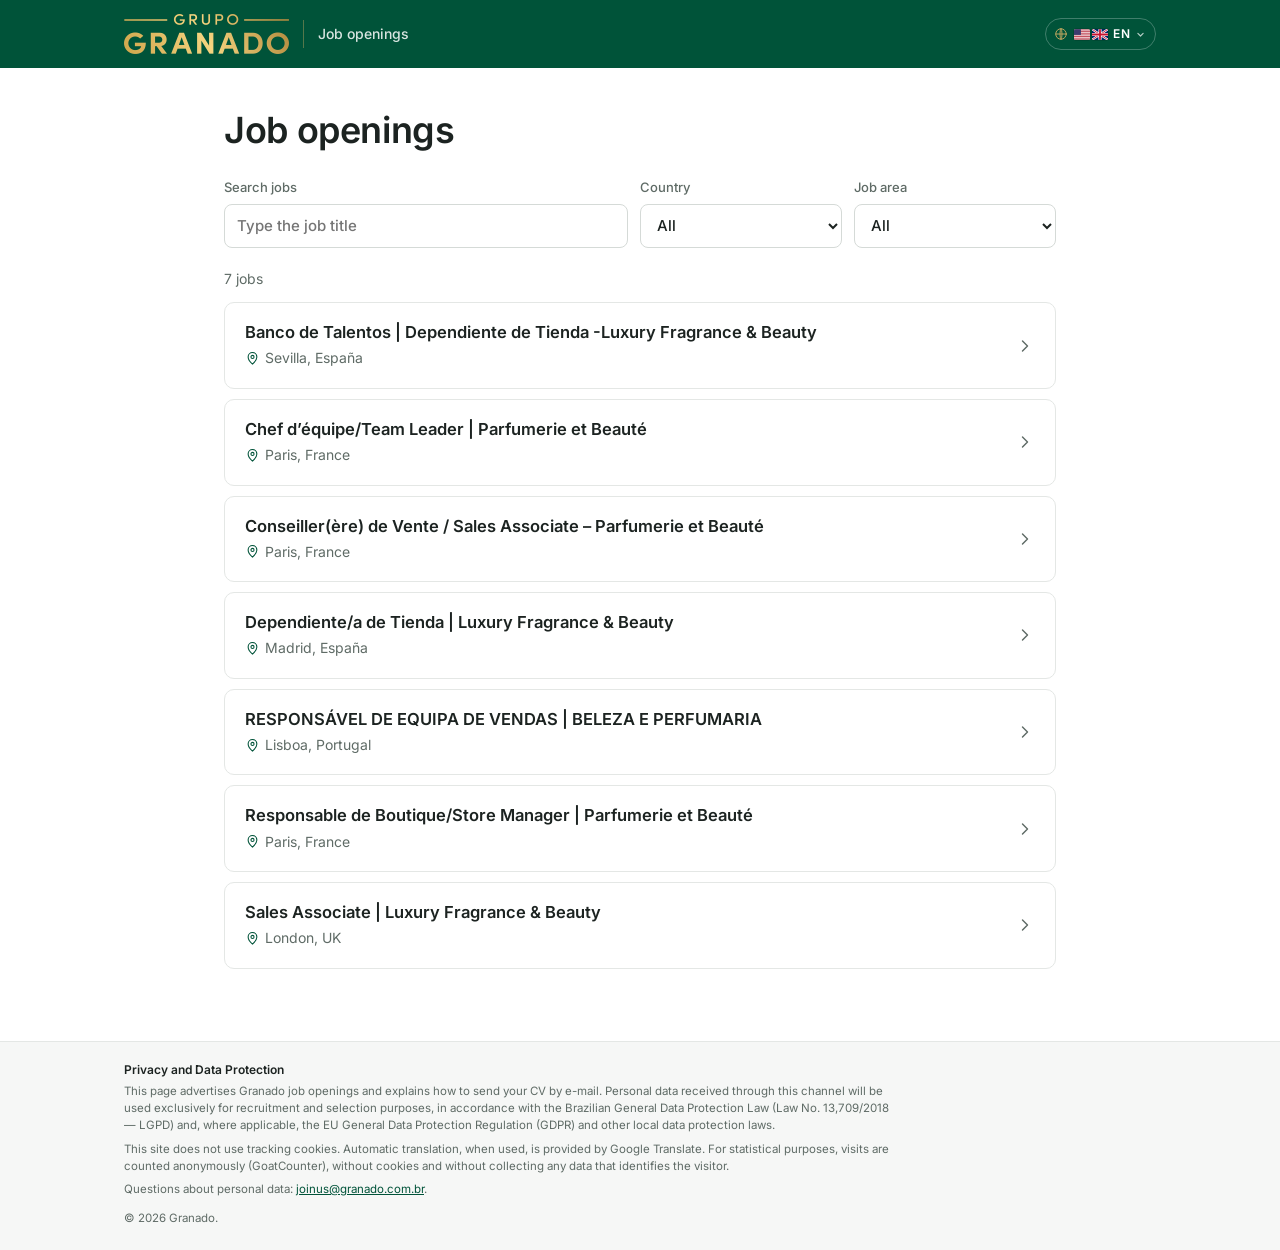
<file: index.html>
<!doctype html>
<html lang="pt-BR">
<head>
<meta charset="utf-8">
<meta name="viewport" content="width=device-width, initial-scale=1">
<title>Granado — Vagas</title>
<meta name="description" content="Granado — Vagas">
<link rel="canonical" href="https://vagasgranado.github.io/">
<meta property="og:type" content="website">
<meta property="og:site_name" content="Granado">
<meta property="og:locale" content="pt_BR">
<meta property="og:title" content="Granado — Vagas">
<meta property="og:description" content="Granado — Vagas">
<meta property="og:url" content="https://vagasgranado.github.io/">
<meta name="twitter:card" content="summary">
<meta name="twitter:title" content="Granado — Vagas">
<meta name="twitter:description" content="Granado — Vagas">
<meta name="theme-color" content="#005339">
<link rel="icon" href="assets/icone.svg" type="image/svg+xml">
<link rel="preload" href="assets/inter-latin.woff2" as="font" type="font/woff2" crossorigin>
<link rel="stylesheet" href="assets/estilo.css">
</head>
<body>
<a class="pular" href="#conteudo"><span class="notranslate" translate="no" data-t="pular">Pular para o conteúdo</span></a>
<header class="topo">
  <div class="container topo-inner">
    <a class="marca notranslate" translate="no" href="index.html">
      <img class="logo" src="assets/marca-grupo-granado.png" alt="Grupo Granado" width="165" height="40"><span class="marca-texto"><span class="notranslate" translate="no" data-t="inicioTitulo">Vagas</span></span>
    </a>
    <nav class="idiomas-site notranslate" translate="no" aria-label="Idioma / Language / Langue">
      <button type="button" class="idioma-atual" aria-haspopup="true" aria-expanded="false" aria-controls="idioma-menu" title="Idioma / Language / Langue">
        <svg class="idioma-globo" viewBox="0 0 24 24" fill="none" stroke="currentColor" stroke-width="1.7" stroke-linecap="round" stroke-linejoin="round" aria-hidden="true"><circle cx="12" cy="12" r="9"/><path d="M3 12h18M12 3c2.5 2.7 2.5 15.3 0 18M12 3c-2.5 2.7-2.5 15.3 0 18"/></svg><span class="idioma-sel"><svg class="bandeira" viewBox="0 0 30 20" aria-hidden="true"><rect width="30" height="20" fill="#009c3b"/><path d="M15 2.5 27 10 15 17.5 3 10z" fill="#ffdf00"/><circle cx="15" cy="10" r="4.3" fill="#002776"/></svg>PT</span><svg class="idioma-seta" viewBox="0 0 12 12" aria-hidden="true"><path d="M2.5 4.5 6 8l3.5-3.5" fill="none" stroke="currentColor" stroke-width="1.6" stroke-linecap="round" stroke-linejoin="round"/></svg>
      </button>
      <ul class="idioma-menu" id="idioma-menu" hidden>
        <li><button type="button" data-idioma="pt" data-sigla="PT" lang="pt"><span class="bandeiras"><svg class="bandeira" viewBox="0 0 30 20" aria-hidden="true"><rect width="30" height="20" fill="#009c3b"/><path d="M15 2.5 27 10 15 17.5 3 10z" fill="#ffdf00"/><circle cx="15" cy="10" r="4.3" fill="#002776"/></svg></span><span>Português</span></button></li>
        <li><button type="button" data-idioma="en" data-sigla="EN" lang="en"><span class="bandeiras"><svg class="bandeira" viewBox="0 0 30 20" aria-hidden="true"><rect width="30" height="20" fill="#fff"/><path d="M0 1.54h30M0 4.62h30M0 7.69h30M0 10.77h30M0 13.85h30M0 16.92h30M0 20h30" stroke="#b22234" stroke-width="1.54"/><rect width="13" height="10.77" fill="#3c3b6e"/></svg><svg class="bandeira" viewBox="0 0 30 20" aria-hidden="true"><rect width="30" height="20" fill="#012169"/><path d="M0 0 30 20M30 0 0 20" stroke="#fff" stroke-width="4"/><path d="M0 0 30 20M30 0 0 20" stroke="#c8102e" stroke-width="1.6"/><path d="M15 0v20M0 10h30" stroke="#fff" stroke-width="6"/><path d="M15 0v20M0 10h30" stroke="#c8102e" stroke-width="3.4"/></svg></span><span>English (US / UK)</span></button></li>
        <li><button type="button" data-idioma="es" data-sigla="ES" lang="es"><span class="bandeiras"><svg class="bandeira" viewBox="0 0 30 20" aria-hidden="true"><rect width="30" height="20" fill="#aa151b"/><rect y="5" width="30" height="10" fill="#f1bf00"/></svg></span><span>Español</span></button></li>
        <li><button type="button" data-idioma="fr" data-sigla="FR" lang="fr"><span class="bandeiras"><svg class="bandeira" viewBox="0 0 30 20" aria-hidden="true"><rect width="30" height="20" fill="#fff"/><rect width="10" height="20" fill="#002654"/><rect x="20" width="10" height="20" fill="#ce1126"/></svg></span><span>Français</span></button></li>
        <li><button type="button" data-idioma="it" data-sigla="IT" lang="it"><span class="bandeiras"><svg class="bandeira" viewBox="0 0 30 20" aria-hidden="true"><rect width="30" height="20" fill="#fff"/><rect width="10" height="20" fill="#009246"/><rect x="20" width="10" height="20" fill="#ce2b37"/></svg></span><span>Italiano</span></button></li>
      </ul>
    </nav>
  </div>
  <div id="tradutor" hidden></div>
</header>
<main id="conteudo">

<section class="container vagas">
  <h1 class="titulo-inicio"><span class="notranslate" translate="no" data-t="inicioTitulo">Vagas</span></h1>
  <form class="filtros" role="search" onsubmit="return false">
    <label class="campo campo-busca"><span class="notranslate" translate="no" data-t="busca">Busca de vagas</span><input type="search" id="f-busca" placeholder="Digite o nome da vaga" data-t-ph="buscaPh"></label>
    <label class="campo"><span class="notranslate" translate="no" data-t="pais">País</span><select id="f-pais"><option value="" data-t="todos">Todos</option><option value="España">España</option><option value="France">France</option><option value="Portugal">Portugal</option><option value="UK">UK</option></select></label>
    <label class="campo"><span class="notranslate" translate="no" data-t="areaVaga">Área da vaga</span><select id="f-area"><option value="" data-t="todasAreas">Todas</option></select></label>
  </form>
  <p class="contador" aria-live="polite"><span id="total">7</span> <span class="notranslate" translate="no" data-t="vagas">vagas</span></p>
  <ul class="lista-vagas" id="lista">
<li class="linha-vaga" data-prazo="" data-pais="España" data-area="" data-busca="Banco de Talentos | Dependiente de Tienda -Luxury Fragrance &amp; Beauty Sevilla España">
  <a class="lv-titulo" href="jobs/745jnn/index.html">Banco de Talentos | Dependiente de Tienda -Luxury Fragrance &amp; Beauty</a>
  <span class="lv-meta"><span class="lv-local"><svg class="ic" viewBox="0 0 24 24" fill="none" stroke="currentColor" stroke-width="1.7" stroke-linecap="round" stroke-linejoin="round" aria-hidden="true"><path d="M12 21s-7-6.2-7-11.5A7 7 0 0 1 19 9.5C19 14.8 12 21 12 21z"/><circle cx="12" cy="9.5" r="2.5"/></svg>Sevilla, España</span></span>
  <svg class="lv-seta" viewBox="0 0 24 24" fill="none" stroke="currentColor" stroke-width="1.7" stroke-linecap="round" stroke-linejoin="round" aria-hidden="true"><path d="M9 18l6-6-6-6"/></svg>
</li>
<li class="linha-vaga" data-prazo="" data-pais="France" data-area="" data-busca="Chef d’équipe/Team Leader | Parfumerie et Beauté Paris France">
  <a class="lv-titulo" href="jobs/ynqnsq/index.html">Chef d’équipe/Team Leader | Parfumerie et Beauté</a>
  <span class="lv-meta"><span class="lv-local"><svg class="ic" viewBox="0 0 24 24" fill="none" stroke="currentColor" stroke-width="1.7" stroke-linecap="round" stroke-linejoin="round" aria-hidden="true"><path d="M12 21s-7-6.2-7-11.5A7 7 0 0 1 19 9.5C19 14.8 12 21 12 21z"/><circle cx="12" cy="9.5" r="2.5"/></svg>Paris, France</span></span>
  <svg class="lv-seta" viewBox="0 0 24 24" fill="none" stroke="currentColor" stroke-width="1.7" stroke-linecap="round" stroke-linejoin="round" aria-hidden="true"><path d="M9 18l6-6-6-6"/></svg>
</li>
<li class="linha-vaga" data-prazo="" data-pais="France" data-area="" data-busca="Conseiller(ère) de Vente / Sales Associate – Parfumerie et Beauté Paris France">
  <a class="lv-titulo" href="jobs/etg7gf/index.html">Conseiller(ère) de Vente / Sales Associate – Parfumerie et Beauté</a>
  <span class="lv-meta"><span class="lv-local"><svg class="ic" viewBox="0 0 24 24" fill="none" stroke="currentColor" stroke-width="1.7" stroke-linecap="round" stroke-linejoin="round" aria-hidden="true"><path d="M12 21s-7-6.2-7-11.5A7 7 0 0 1 19 9.5C19 14.8 12 21 12 21z"/><circle cx="12" cy="9.5" r="2.5"/></svg>Paris, France</span></span>
  <svg class="lv-seta" viewBox="0 0 24 24" fill="none" stroke="currentColor" stroke-width="1.7" stroke-linecap="round" stroke-linejoin="round" aria-hidden="true"><path d="M9 18l6-6-6-6"/></svg>
</li>
<li class="linha-vaga" data-prazo="" data-pais="España" data-area="" data-busca="Dependiente/a de Tienda | Luxury Fragrance &amp; Beauty Madrid España">
  <a class="lv-titulo" href="jobs/8fgz28/index.html">Dependiente/a de Tienda | Luxury Fragrance &amp; Beauty</a>
  <span class="lv-meta"><span class="lv-local"><svg class="ic" viewBox="0 0 24 24" fill="none" stroke="currentColor" stroke-width="1.7" stroke-linecap="round" stroke-linejoin="round" aria-hidden="true"><path d="M12 21s-7-6.2-7-11.5A7 7 0 0 1 19 9.5C19 14.8 12 21 12 21z"/><circle cx="12" cy="9.5" r="2.5"/></svg>Madrid, España</span></span>
  <svg class="lv-seta" viewBox="0 0 24 24" fill="none" stroke="currentColor" stroke-width="1.7" stroke-linecap="round" stroke-linejoin="round" aria-hidden="true"><path d="M9 18l6-6-6-6"/></svg>
</li>
<li class="linha-vaga" data-prazo="" data-pais="Portugal" data-area="" data-busca="RESPONSÁVEL DE EQUIPA DE VENDAS | BELEZA E PERFUMARIA Lisboa Portugal">
  <a class="lv-titulo" href="jobs/tck5m3/index.html">RESPONSÁVEL DE EQUIPA DE VENDAS | BELEZA E PERFUMARIA</a>
  <span class="lv-meta"><span class="lv-local"><svg class="ic" viewBox="0 0 24 24" fill="none" stroke="currentColor" stroke-width="1.7" stroke-linecap="round" stroke-linejoin="round" aria-hidden="true"><path d="M12 21s-7-6.2-7-11.5A7 7 0 0 1 19 9.5C19 14.8 12 21 12 21z"/><circle cx="12" cy="9.5" r="2.5"/></svg>Lisboa, Portugal</span></span>
  <svg class="lv-seta" viewBox="0 0 24 24" fill="none" stroke="currentColor" stroke-width="1.7" stroke-linecap="round" stroke-linejoin="round" aria-hidden="true"><path d="M9 18l6-6-6-6"/></svg>
</li>
<li class="linha-vaga" data-prazo="" data-pais="France" data-area="" data-busca="Responsable de Boutique/Store Manager | Parfumerie et Beauté Paris France">
  <a class="lv-titulo" href="jobs/zjcvb2/index.html">Responsable de Boutique/Store Manager | Parfumerie et Beauté</a>
  <span class="lv-meta"><span class="lv-local"><svg class="ic" viewBox="0 0 24 24" fill="none" stroke="currentColor" stroke-width="1.7" stroke-linecap="round" stroke-linejoin="round" aria-hidden="true"><path d="M12 21s-7-6.2-7-11.5A7 7 0 0 1 19 9.5C19 14.8 12 21 12 21z"/><circle cx="12" cy="9.5" r="2.5"/></svg>Paris, France</span></span>
  <svg class="lv-seta" viewBox="0 0 24 24" fill="none" stroke="currentColor" stroke-width="1.7" stroke-linecap="round" stroke-linejoin="round" aria-hidden="true"><path d="M9 18l6-6-6-6"/></svg>
</li>
<li class="linha-vaga" data-prazo="" data-pais="UK" data-area="" data-busca="Sales Associate | Luxury Fragrance &amp; Beauty London UK">
  <a class="lv-titulo" href="jobs/ph4cj7/index.html">Sales Associate | Luxury Fragrance &amp; Beauty</a>
  <span class="lv-meta"><span class="lv-local"><svg class="ic" viewBox="0 0 24 24" fill="none" stroke="currentColor" stroke-width="1.7" stroke-linecap="round" stroke-linejoin="round" aria-hidden="true"><path d="M12 21s-7-6.2-7-11.5A7 7 0 0 1 19 9.5C19 14.8 12 21 12 21z"/><circle cx="12" cy="9.5" r="2.5"/></svg>London, UK</span></span>
  <svg class="lv-seta" viewBox="0 0 24 24" fill="none" stroke="currentColor" stroke-width="1.7" stroke-linecap="round" stroke-linejoin="round" aria-hidden="true"><path d="M9 18l6-6-6-6"/></svg>
</li>
  </ul>
  <p class="vazio" id="vazio" hidden><span class="notranslate" translate="no" data-t="semFiltro">Nenhuma vaga encontrada com esses filtros.</span></p>
</section>

</main>
<footer class="rodape">
  <div class="container">
    <div class="privacidade">
      <h2><span class="notranslate" translate="no" data-t="privTitulo">Privacidade e Proteção de Dados</span></h2>
      <p><span class="notranslate" translate="no" data-t="privTexto">Esta página divulga vagas da Granado e orienta o envio de currículos por e-mail. Os dados pessoais recebidos por esse canal serão utilizados exclusivamente para fins de recrutamento e seleção, conforme a Lei Geral de Proteção de Dados (Lei nº 13.709/2018 — LGPD) e, quando aplicável, o Regulamento Geral sobre a Proteção de Dados da União Europeia (RGPD/GDPR) e demais leis locais de proteção de dados.</span></p>
      <p><span class="notranslate" translate="no" data-t="privCookies">Este site não utiliza cookies de rastreamento. A tradução automática, quando utilizada, é fornecida pelo Google Tradutor.</span> <span class="notranslate" translate="no" data-t="privContagem">Para fins estatísticos, contamos as visitas de forma anônima (GoatCounter), sem cookies e sem coletar dados que identifiquem o visitante.</span></p>
      <p><span class="notranslate" translate="no" data-t="privContato">Dúvidas sobre dados pessoais:</span> <a class="notranslate" translate="no" href="mailto:joinus@granado.com.br">joinus@granado.com.br</a>.</p>
    </div>
    <p class="direitos">© 2026 Granado.</p>
  </div>
</footer>
<script src="assets/textos.js" defer></script>
<script src="assets/site.js" defer></script>
<script data-goatcounter="https://vagasgranado.goatcounter.com/count" src="assets/contador.js" async></script>
</body>
</html>
</file>
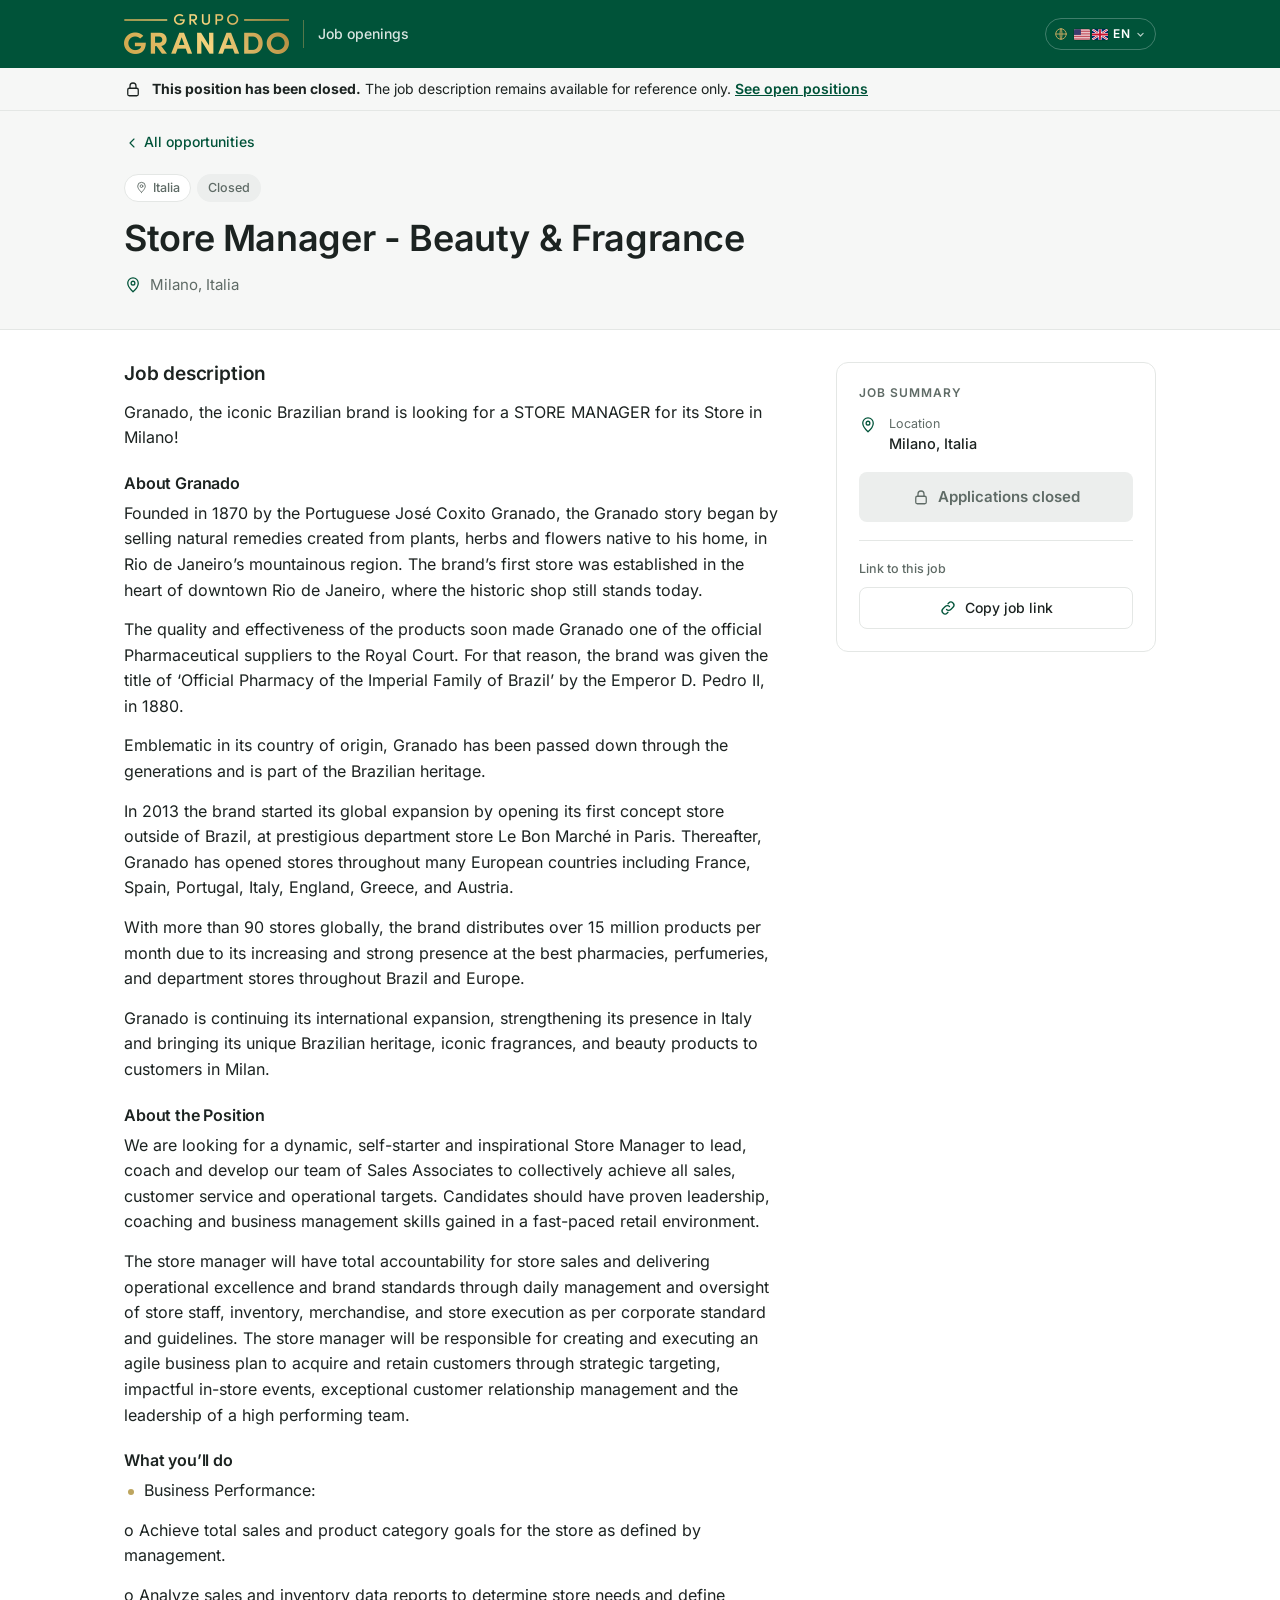
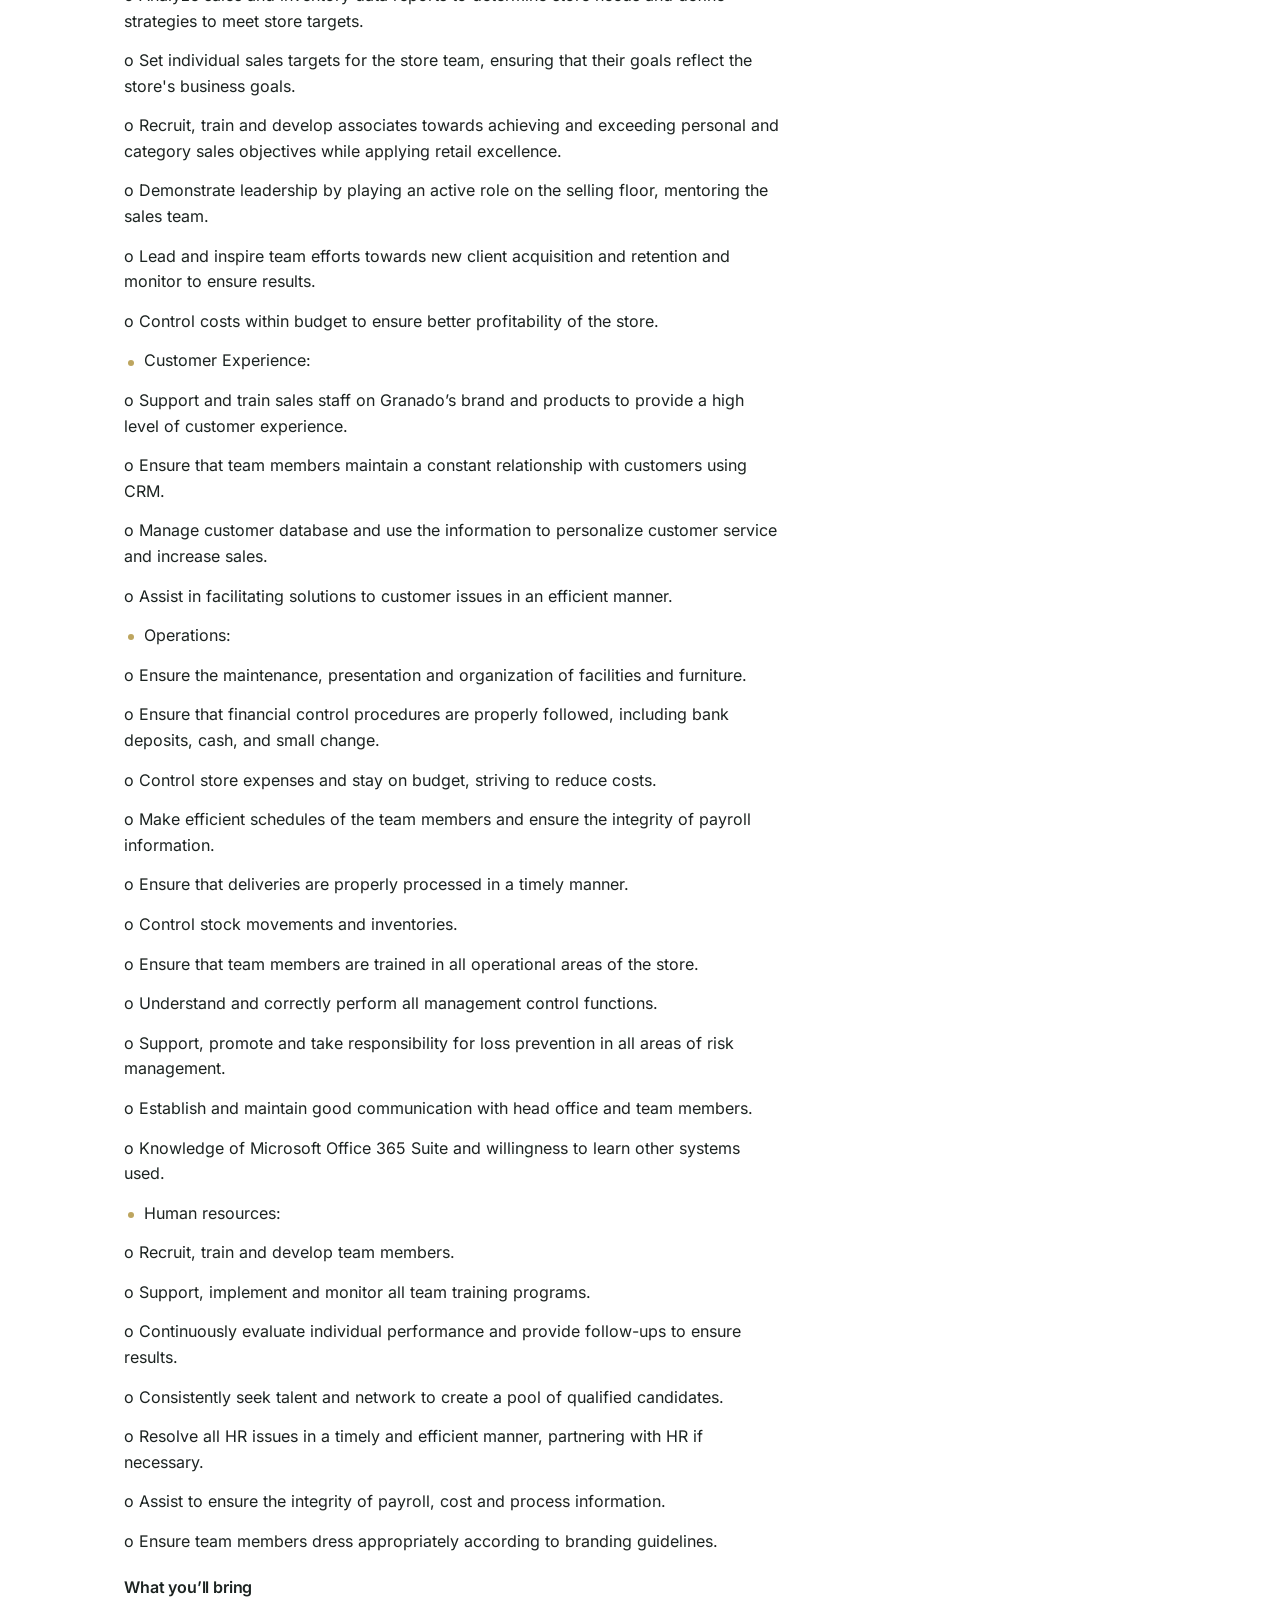
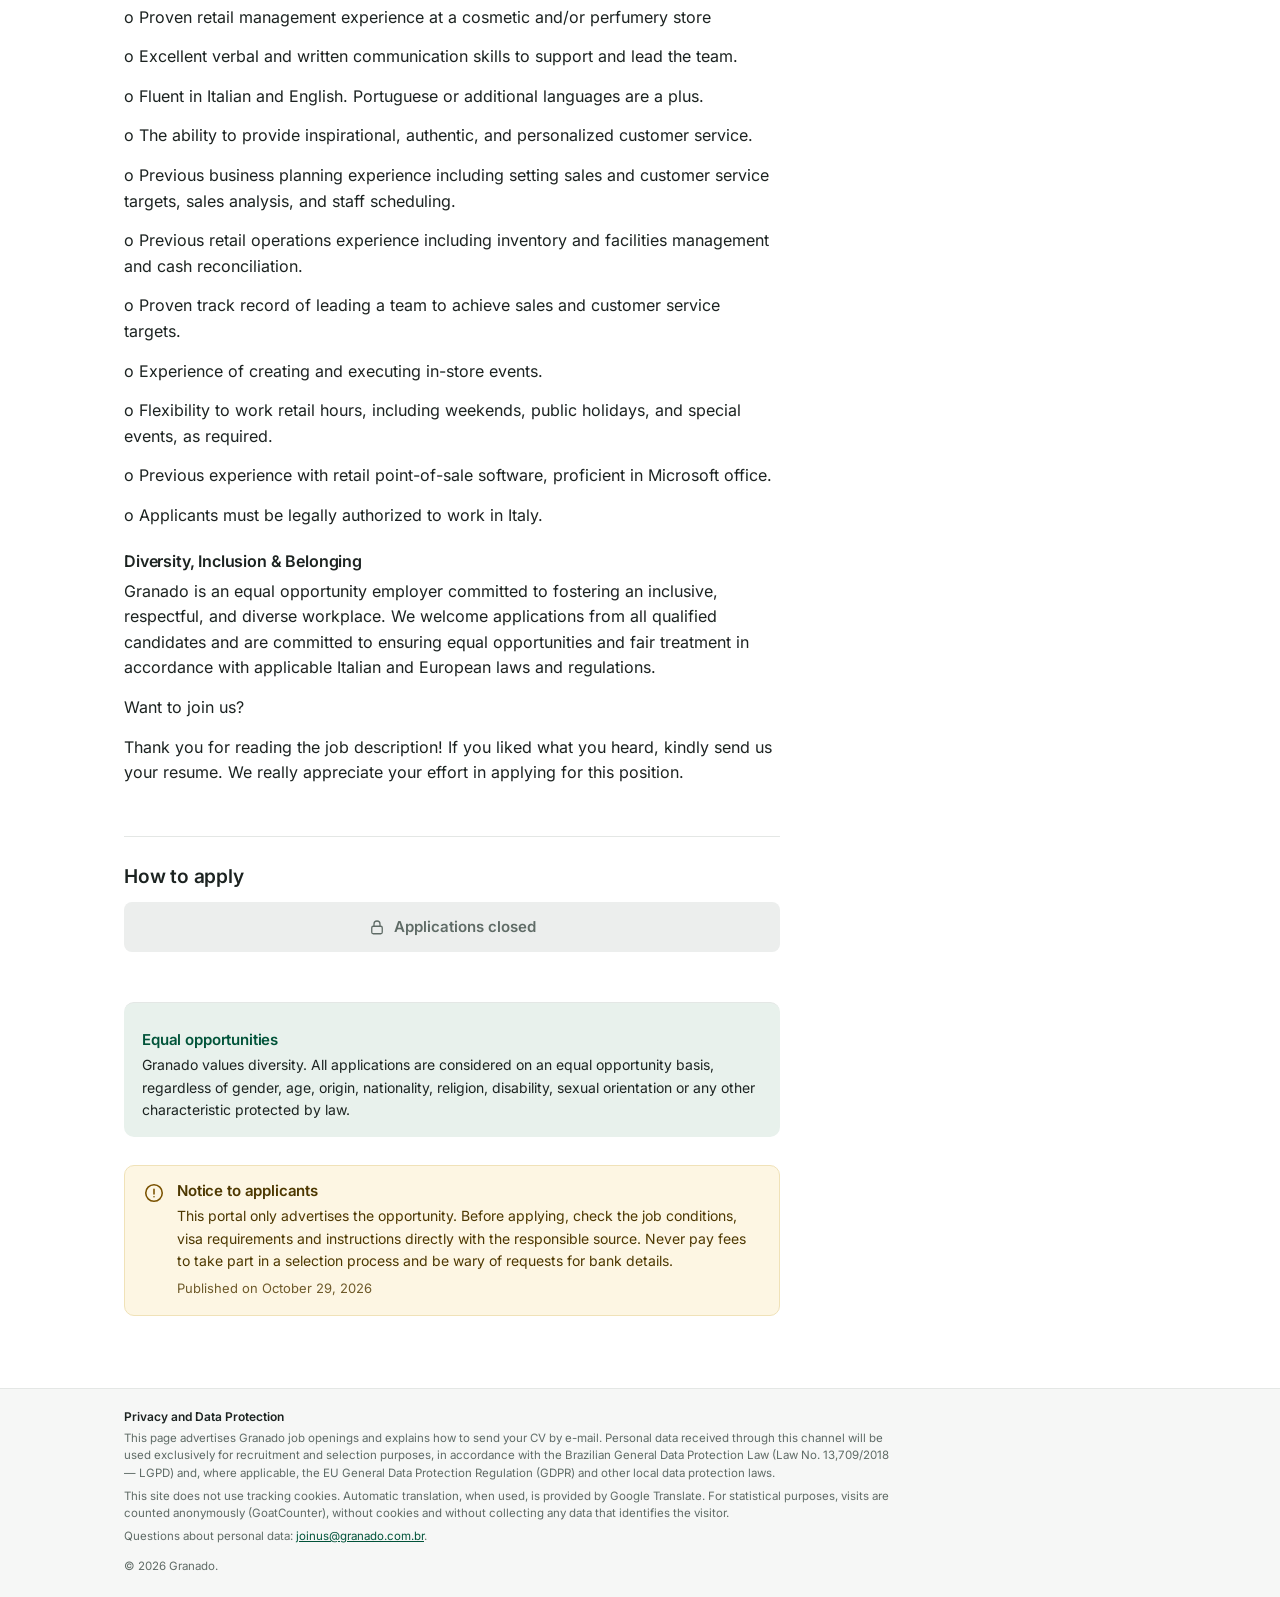
<file: jobs/5pfr47/index.html>
<!doctype html>
<html lang="en" data-texto="en">
<head>
<meta charset="utf-8">
<meta name="viewport" content="width=device-width, initial-scale=1">
<title>[Closed] Store Manager - Beauty &amp; Fragrance — Milano, Italia | Granado</title>
<meta name="description" content="Milano, Italia. Granado, the iconic Brazilian brand is looking for a STORE MANAGER for its Store in Milano! About Granado: Founded in 1870 by the Portugue…">
<meta name="robots" content="noindex">
<link rel="canonical" href="https://vagasgranado.github.io/jobs/5pfr47/">
<meta property="og:type" content="article">
<meta property="og:site_name" content="Granado">
<meta property="og:locale" content="en_US">
<meta property="og:title" content="[Closed] Store Manager - Beauty &amp; Fragrance — Milano, Italia | Granado">
<meta property="og:description" content="Milano, Italia. Granado, the iconic Brazilian brand is looking for a STORE MANAGER for its Store in Milano! About Granado: Founded in 1870 by the Portugue…">
<meta property="og:url" content="https://vagasgranado.github.io/jobs/5pfr47/">
<meta name="twitter:card" content="summary">
<meta name="twitter:title" content="[Closed] Store Manager - Beauty &amp; Fragrance — Milano, Italia | Granado">
<meta name="twitter:description" content="Milano, Italia. Granado, the iconic Brazilian brand is looking for a STORE MANAGER for its Store in Milano! About Granado: Founded in 1870 by the Portugue…">
<meta name="theme-color" content="#005339">
<link rel="icon" href="../../assets/icone.svg" type="image/svg+xml">
<link rel="preload" href="../../assets/inter-latin.woff2" as="font" type="font/woff2" crossorigin>
<link rel="stylesheet" href="../../assets/estilo.css">
</head>
<body>
<a class="pular" href="#conteudo"><span class="notranslate" translate="no" data-t="pular">Skip to content</span></a>
<header class="topo">
  <div class="container topo-inner">
    <a class="marca notranslate" translate="no" href="../../index.html">
      <img class="logo" src="../../assets/marca-grupo-granado.png" alt="Grupo Granado" width="165" height="40"><span class="marca-texto"><span class="notranslate" translate="no" data-t="inicioTitulo">Job openings</span></span>
    </a>
    <nav class="idiomas-site notranslate" translate="no" aria-label="Idioma / Language / Langue">
      <button type="button" class="idioma-atual" aria-haspopup="true" aria-expanded="false" aria-controls="idioma-menu" title="Idioma / Language / Langue">
        <svg class="idioma-globo" viewBox="0 0 24 24" fill="none" stroke="currentColor" stroke-width="1.7" stroke-linecap="round" stroke-linejoin="round" aria-hidden="true"><circle cx="12" cy="12" r="9"/><path d="M3 12h18M12 3c2.5 2.7 2.5 15.3 0 18M12 3c-2.5 2.7-2.5 15.3 0 18"/></svg><span class="idioma-sel"><svg class="bandeira" viewBox="0 0 30 20" aria-hidden="true"><rect width="30" height="20" fill="#fff"/><path d="M0 1.54h30M0 4.62h30M0 7.69h30M0 10.77h30M0 13.85h30M0 16.92h30M0 20h30" stroke="#b22234" stroke-width="1.54"/><rect width="13" height="10.77" fill="#3c3b6e"/></svg><svg class="bandeira" viewBox="0 0 30 20" aria-hidden="true"><rect width="30" height="20" fill="#012169"/><path d="M0 0 30 20M30 0 0 20" stroke="#fff" stroke-width="4"/><path d="M0 0 30 20M30 0 0 20" stroke="#c8102e" stroke-width="1.6"/><path d="M15 0v20M0 10h30" stroke="#fff" stroke-width="6"/><path d="M15 0v20M0 10h30" stroke="#c8102e" stroke-width="3.4"/></svg>EN</span><svg class="idioma-seta" viewBox="0 0 12 12" aria-hidden="true"><path d="M2.5 4.5 6 8l3.5-3.5" fill="none" stroke="currentColor" stroke-width="1.6" stroke-linecap="round" stroke-linejoin="round"/></svg>
      </button>
      <ul class="idioma-menu" id="idioma-menu" hidden>
        <li><button type="button" data-idioma="pt" data-sigla="PT" lang="pt"><span class="bandeiras"><svg class="bandeira" viewBox="0 0 30 20" aria-hidden="true"><rect width="30" height="20" fill="#009c3b"/><path d="M15 2.5 27 10 15 17.5 3 10z" fill="#ffdf00"/><circle cx="15" cy="10" r="4.3" fill="#002776"/></svg></span><span>Português</span></button></li>
        <li><button type="button" data-idioma="en" data-sigla="EN" lang="en"><span class="bandeiras"><svg class="bandeira" viewBox="0 0 30 20" aria-hidden="true"><rect width="30" height="20" fill="#fff"/><path d="M0 1.54h30M0 4.62h30M0 7.69h30M0 10.77h30M0 13.85h30M0 16.92h30M0 20h30" stroke="#b22234" stroke-width="1.54"/><rect width="13" height="10.77" fill="#3c3b6e"/></svg><svg class="bandeira" viewBox="0 0 30 20" aria-hidden="true"><rect width="30" height="20" fill="#012169"/><path d="M0 0 30 20M30 0 0 20" stroke="#fff" stroke-width="4"/><path d="M0 0 30 20M30 0 0 20" stroke="#c8102e" stroke-width="1.6"/><path d="M15 0v20M0 10h30" stroke="#fff" stroke-width="6"/><path d="M15 0v20M0 10h30" stroke="#c8102e" stroke-width="3.4"/></svg></span><span>English (US / UK)</span></button></li>
        <li><button type="button" data-idioma="es" data-sigla="ES" lang="es"><span class="bandeiras"><svg class="bandeira" viewBox="0 0 30 20" aria-hidden="true"><rect width="30" height="20" fill="#aa151b"/><rect y="5" width="30" height="10" fill="#f1bf00"/></svg></span><span>Español</span></button></li>
        <li><button type="button" data-idioma="fr" data-sigla="FR" lang="fr"><span class="bandeiras"><svg class="bandeira" viewBox="0 0 30 20" aria-hidden="true"><rect width="30" height="20" fill="#fff"/><rect width="10" height="20" fill="#002654"/><rect x="20" width="10" height="20" fill="#ce1126"/></svg></span><span>Français</span></button></li>
        <li><button type="button" data-idioma="it" data-sigla="IT" lang="it"><span class="bandeiras"><svg class="bandeira" viewBox="0 0 30 20" aria-hidden="true"><rect width="30" height="20" fill="#fff"/><rect width="10" height="20" fill="#009246"/><rect x="20" width="10" height="20" fill="#ce2b37"/></svg></span><span>Italiano</span></button></li>
      </ul>
    </nav>
  </div>
  <div id="tradutor" hidden></div>
</header>
<main id="conteudo">


<div class="faixa faixa-encerrada" role="status"><div class="container"><svg class="ic" viewBox="0 0 24 24" fill="none" stroke="currentColor" stroke-width="1.7" stroke-linecap="round" stroke-linejoin="round" aria-hidden="true"><rect x="5" y="11" width="14" height="10" rx="2"/><path d="M8 11V8a4 4 0 0 1 8 0v3"/></svg> <span><strong><span class="notranslate" translate="no" data-t="encTitulo">This position has been closed.</span></strong> <span class="notranslate" translate="no" data-t="encTexto">The job description remains available for reference only.</span> <a href="../../index.html"><span class="notranslate" translate="no" data-t="verAbertas">See open positions</span></a></span></div></div>

<div class="cabecalho-vaga">
  <div class="container">
    <a class="voltar" href="../../index.html"><svg class="ic" viewBox="0 0 24 24" fill="none" stroke="currentColor" stroke-width="1.7" stroke-linecap="round" stroke-linejoin="round" aria-hidden="true"><path d="M15 18l-6-6 6-6"/></svg> <span class="notranslate" translate="no" data-t="todas">All opportunities</span></a>
    <div class="etiquetas">
      <span class="etiqueta etiqueta-pais"><svg class="ic" viewBox="0 0 24 24" fill="none" stroke="currentColor" stroke-width="1.7" stroke-linecap="round" stroke-linejoin="round" aria-hidden="true"><path d="M12 21s-7-6.2-7-11.5A7 7 0 0 1 19 9.5C19 14.8 12 21 12 21z"/><circle cx="12" cy="9.5" r="2.5"/></svg> Italia</span>
      
      <span class="etiqueta etiqueta-encerrada"><span class="notranslate" translate="no" data-t="etqEncerrada">Closed</span></span>
    </div>
    <h1>Store Manager - Beauty &amp; Fragrance</h1>
    
    <p class="subtitulo-local"><svg class="ic" viewBox="0 0 24 24" fill="none" stroke="currentColor" stroke-width="1.7" stroke-linecap="round" stroke-linejoin="round" aria-hidden="true"><path d="M12 21s-7-6.2-7-11.5A7 7 0 0 1 19 9.5C19 14.8 12 21 12 21z"/><circle cx="12" cy="9.5" r="2.5"/></svg> Milano, Italia</p>
  </div>
</div>

<div class="container grade-vaga">
  <article class="conteudo-vaga">
    <section class="secao" id="descricao"><h2><span class="notranslate" translate="no" data-t="descricao">Job description</span></h2><div class="texto-livre"><p><span class="notranslate" translate="no">Granado</span>, the iconic Brazilian brand is looking for a STORE MANAGER for its Store in Milano!</p>
<h3>About <span class="notranslate" translate="no">Granado</span></h3>
<p>Founded in 1870 by the Portuguese José Coxito <span class="notranslate" translate="no">Granado</span>, the <span class="notranslate" translate="no">Granado</span> story began by selling natural remedies created from plants, herbs and flowers native to his home, in Rio de Janeiro’s mountainous region. The brand’s first store was established in the heart of downtown Rio de Janeiro, where the historic shop still stands today.</p>
<p>The quality and effectiveness of the products soon made <span class="notranslate" translate="no">Granado</span> one of the official Pharmaceutical suppliers to the Royal Court. For that reason, the brand was given the title of ‘Official Pharmacy of the Imperial Family of Brazil’ by the Emperor D. Pedro II, in 1880.</p>
<p>Emblematic in its country of origin, <span class="notranslate" translate="no">Granado</span> has been passed down through the generations and is part of the Brazilian heritage.</p>
<p>In 2013 the brand started its global expansion by opening its first concept store outside of Brazil, at prestigious department store Le Bon Marché in Paris. Thereafter, <span class="notranslate" translate="no">Granado</span> has opened stores throughout many European countries including France, Spain, Portugal, Italy, England, Greece, and Austria.</p>
<p>With more than 90 stores globally, the brand distributes over 15 million products per month due to its increasing and strong presence at the best pharmacies, perfumeries, and department stores throughout Brazil and Europe.</p>
<p><span class="notranslate" translate="no">Granado</span> is continuing its international expansion, strengthening its presence in Italy and bringing its unique Brazilian heritage, iconic fragrances, and beauty products to customers in Milan.</p>
<h3>About the Position</h3>
<p>We are looking for a dynamic, self-starter and inspirational Store Manager to lead, coach and develop our team of Sales Associates to collectively achieve all sales, customer service and operational targets. Candidates should have proven leadership, coaching and business management skills gained in a fast-paced retail environment.</p>
<p>The store manager will have total accountability for store sales and delivering operational excellence and brand standards through daily management and oversight of store staff, inventory, merchandise, and store execution as per corporate standard and guidelines. The store manager will be responsible for creating and executing an agile business plan to acquire and retain customers through strategic targeting, impactful in-store events, exceptional customer relationship management and the leadership of a high performing team.</p>
<h3>What you’ll do</h3>
<ul class="lista"><li>Business Performance:</li></ul>
<p>o Achieve total sales and product category goals for the store as defined by management.</p>
<p>o Analyze sales and inventory data reports to determine store needs and define strategies to meet store targets.</p>
<p>o Set individual sales targets for the store team, ensuring that their goals reflect the store&#39;s business goals.</p>
<p>o Recruit, train and develop associates towards achieving and exceeding personal and category sales objectives while applying retail excellence.</p>
<p>o Demonstrate leadership by playing an active role on the selling floor, mentoring the sales team.</p>
<p>o Lead and inspire team efforts towards new client acquisition and retention and monitor to ensure results.</p>
<p>o Control costs within budget to ensure better profitability of the store.</p>
<ul class="lista"><li>Customer Experience:</li></ul>
<p>o Support and train sales staff on <span class="notranslate" translate="no">Granado</span>’s brand and products to provide a high level of customer experience.</p>
<p>o Ensure that team members maintain a constant relationship with customers using CRM.</p>
<p>o Manage customer database and use the information to personalize customer service and increase sales.</p>
<p>o Assist in facilitating solutions to customer issues in an efficient manner.</p>
<ul class="lista"><li>Operations:</li></ul>
<p>o Ensure the maintenance, presentation and organization of facilities and furniture.</p>
<p>o Ensure that financial control procedures are properly followed, including bank deposits, cash, and small change.</p>
<p>o Control store expenses and stay on budget, striving to reduce costs.</p>
<p>o Make efficient schedules of the team members and ensure the integrity of payroll information.</p>
<p>o Ensure that deliveries are properly processed in a timely manner.</p>
<p>o Control stock movements and inventories.</p>
<p>o Ensure that team members are trained in all operational areas of the store.</p>
<p>o Understand and correctly perform all management control functions.</p>
<p>o Support, promote and take responsibility for loss prevention in all areas of risk management.</p>
<p>o Establish and maintain good communication with head office and team members.</p>
<p>o Knowledge of Microsoft Office 365 Suite and willingness to learn other systems used.</p>
<ul class="lista"><li>Human resources:</li></ul>
<p>o Recruit, train and develop team members.</p>
<p>o Support, implement and monitor all team training programs.</p>
<p>o Continuously evaluate individual performance and provide follow-ups to ensure results.</p>
<p>o Consistently seek talent and network to create a pool of qualified candidates.</p>
<p>o Resolve all HR issues in a timely and efficient manner, partnering with HR if necessary.</p>
<p>o Assist to ensure the integrity of payroll, cost and process information.</p>
<p>o Ensure team members dress appropriately according to branding guidelines.</p>
<h3>What you’ll bring</h3>
<p>o Proven retail management experience at a cosmetic and/or perfumery store</p>
<p>o Excellent verbal and written communication skills to support and lead the team.</p>
<p>o Fluent in Italian and English. Portuguese or additional languages are a plus.</p>
<p>o The ability to provide inspirational, authentic, and personalized customer service.</p>
<p>o Previous business planning experience including setting sales and customer service targets, sales analysis, and staff scheduling.</p>
<p>o Previous retail operations experience including inventory and facilities management and cash reconciliation.</p>
<p>o Proven track record of leading a team to achieve sales and customer service targets.</p>
<p>o Experience of creating and executing in-store events.</p>
<p>o Flexibility to work retail hours, including weekends, public holidays, and special events, as required.</p>
<p>o Previous experience with retail point-of-sale software, proficient in Microsoft office.</p>
<p>o Applicants must be legally authorized to work in Italy.</p>
<h3>Diversity, Inclusion &amp; Belonging</h3>
<p><span class="notranslate" translate="no">Granado</span> is an equal opportunity employer committed to fostering an inclusive, respectful, and diverse workplace. We welcome applications from all qualified candidates and are committed to ensuring equal opportunities and fair treatment in accordance with applicable Italian and European laws and regulations.</p>
<p>Want to join us?</p>
<p>Thank you for reading the job description! If you liked what you heard, kindly send us your resume. We really appreciate your effort in applying for this position.</p></div></section>
    
    
    
    
    
    
    
    
    <section class="secao" id="candidatura"><h2><span class="notranslate" translate="no" data-t="comoCandidatar">How to apply</span></h2>
           
           <p class="botao botao-desativado" aria-disabled="true"><svg class="ic" viewBox="0 0 24 24" fill="none" stroke="currentColor" stroke-width="1.7" stroke-linecap="round" stroke-linejoin="round" aria-hidden="true"><rect x="5" y="11" width="14" height="10" rx="2"/><path d="M8 11V8a4 4 0 0 1 8 0v3"/></svg> <span class="notranslate" translate="no" data-t="candEncerradas">Applications closed</span></p></section>

    <section class="secao igualdade" id="igualdade"><h2><span class="notranslate" translate="no" data-t="igualdadeTitulo">Equal opportunities</span></h2><p><span class="notranslate" translate="no" data-t="igualdadeTexto">Granado values diversity. All applications are considered on an equal opportunity basis, regardless of gender, age, origin, nationality, religion, disability, sexual orientation or any other characteristic protected by law.</span></p></section>

    <aside class="aviso" role="note">
      <svg class="ic" viewBox="0 0 24 24" fill="none" stroke="currentColor" stroke-width="1.7" stroke-linecap="round" stroke-linejoin="round" aria-hidden="true"><circle cx="12" cy="12" r="9"/><path d="M12 8v5M12 16h.01"/></svg>
      <div>
        <h2><span class="notranslate" translate="no" data-t="avisoTitulo">Notice to applicants</span></h2>
        <p><span class="notranslate" translate="no" data-t="avisoTexto">This portal only advertises the opportunity. Before applying, check the job conditions, visa requirements and instructions directly with the responsible source. Never pay fees to take part in a selection process and be wary of requests for bank details.</span></p>
        
        <p class="fonte"><span class="notranslate" translate="no" data-t="publicado">Published on</span> <span class="notranslate" translate="no" data-data="2026-10-29">October 29, 2026</span></p>
      </div>
    </aside>
  </article>

  <aside class="lateral">
    <div class="cartao-resumo">
      <h2><span class="notranslate" translate="no" data-t="resumo">Job summary</span></h2>
      <dl>
        <div class="item-resumo"><svg class="ic" viewBox="0 0 24 24" fill="none" stroke="currentColor" stroke-width="1.7" stroke-linecap="round" stroke-linejoin="round" aria-hidden="true"><path d="M12 21s-7-6.2-7-11.5A7 7 0 0 1 19 9.5C19 14.8 12 21 12 21z"/><circle cx="12" cy="9.5" r="2.5"/></svg><div><dt><span class="notranslate" translate="no" data-t="local">Location</span></dt><dd>Milano, Italia</dd></div></div>
      </dl>
      <p class="botao botao-desativado" aria-disabled="true"><svg class="ic" viewBox="0 0 24 24" fill="none" stroke="currentColor" stroke-width="1.7" stroke-linecap="round" stroke-linejoin="round" aria-hidden="true"><rect x="5" y="11" width="14" height="10" rx="2"/><path d="M8 11V8a4 4 0 0 1 8 0v3"/></svg> <span class="notranslate" translate="no" data-t="candEncerradas">Applications closed</span></p>
      <div class="compartilhar">
        <p><span class="notranslate" translate="no" data-t="linkVaga">Link to this job</span></p>
        <div class="botoes-compartilhar">
          <button type="button" class="botao botao-secundario" data-copiar="https://vagasgranado.github.io/jobs/5pfr47/" data-copiado="Link copied!"><svg class="ic" viewBox="0 0 24 24" fill="none" stroke="currentColor" stroke-width="1.7" stroke-linecap="round" stroke-linejoin="round" aria-hidden="true"><path d="M10 14a4 4 0 0 0 5.7 0l3-3a4 4 0 0 0-5.7-5.7l-1 1M14 10a4 4 0 0 0-5.7 0l-3 3a4 4 0 0 0 5.7 5.7l1-1"/></svg> <span class="notranslate" translate="no" data-t="copiar">Copy job link</span></button>
        </div>
      </div>
    </div>
  </aside>
</div>


</main>
<footer class="rodape">
  <div class="container">
    <div class="privacidade">
      <h2><span class="notranslate" translate="no" data-t="privTitulo">Privacy and Data Protection</span></h2>
      <p><span class="notranslate" translate="no" data-t="privTexto">This page advertises Granado job openings and explains how to send your CV by e-mail. Personal data received through this channel will be used exclusively for recruitment and selection purposes, in accordance with the Brazilian General Data Protection Law (Law No. 13,709/2018 — LGPD) and, where applicable, the EU General Data Protection Regulation (GDPR) and other local data protection laws.</span></p>
      <p><span class="notranslate" translate="no" data-t="privCookies">This site does not use tracking cookies. Automatic translation, when used, is provided by Google Translate.</span> <span class="notranslate" translate="no" data-t="privContagem">For statistical purposes, visits are counted anonymously (GoatCounter), without cookies and without collecting any data that identifies the visitor.</span></p>
      <p><span class="notranslate" translate="no" data-t="privContato">Questions about personal data:</span> <a class="notranslate" translate="no" href="mailto:joinus@granado.com.br">joinus@granado.com.br</a>.</p>
    </div>
    <p class="direitos">© 2026 Granado.</p>
  </div>
</footer>
<script src="../../assets/textos.js" defer></script>
<script src="../../assets/site.js" defer></script>
</body>
</html>
</file>
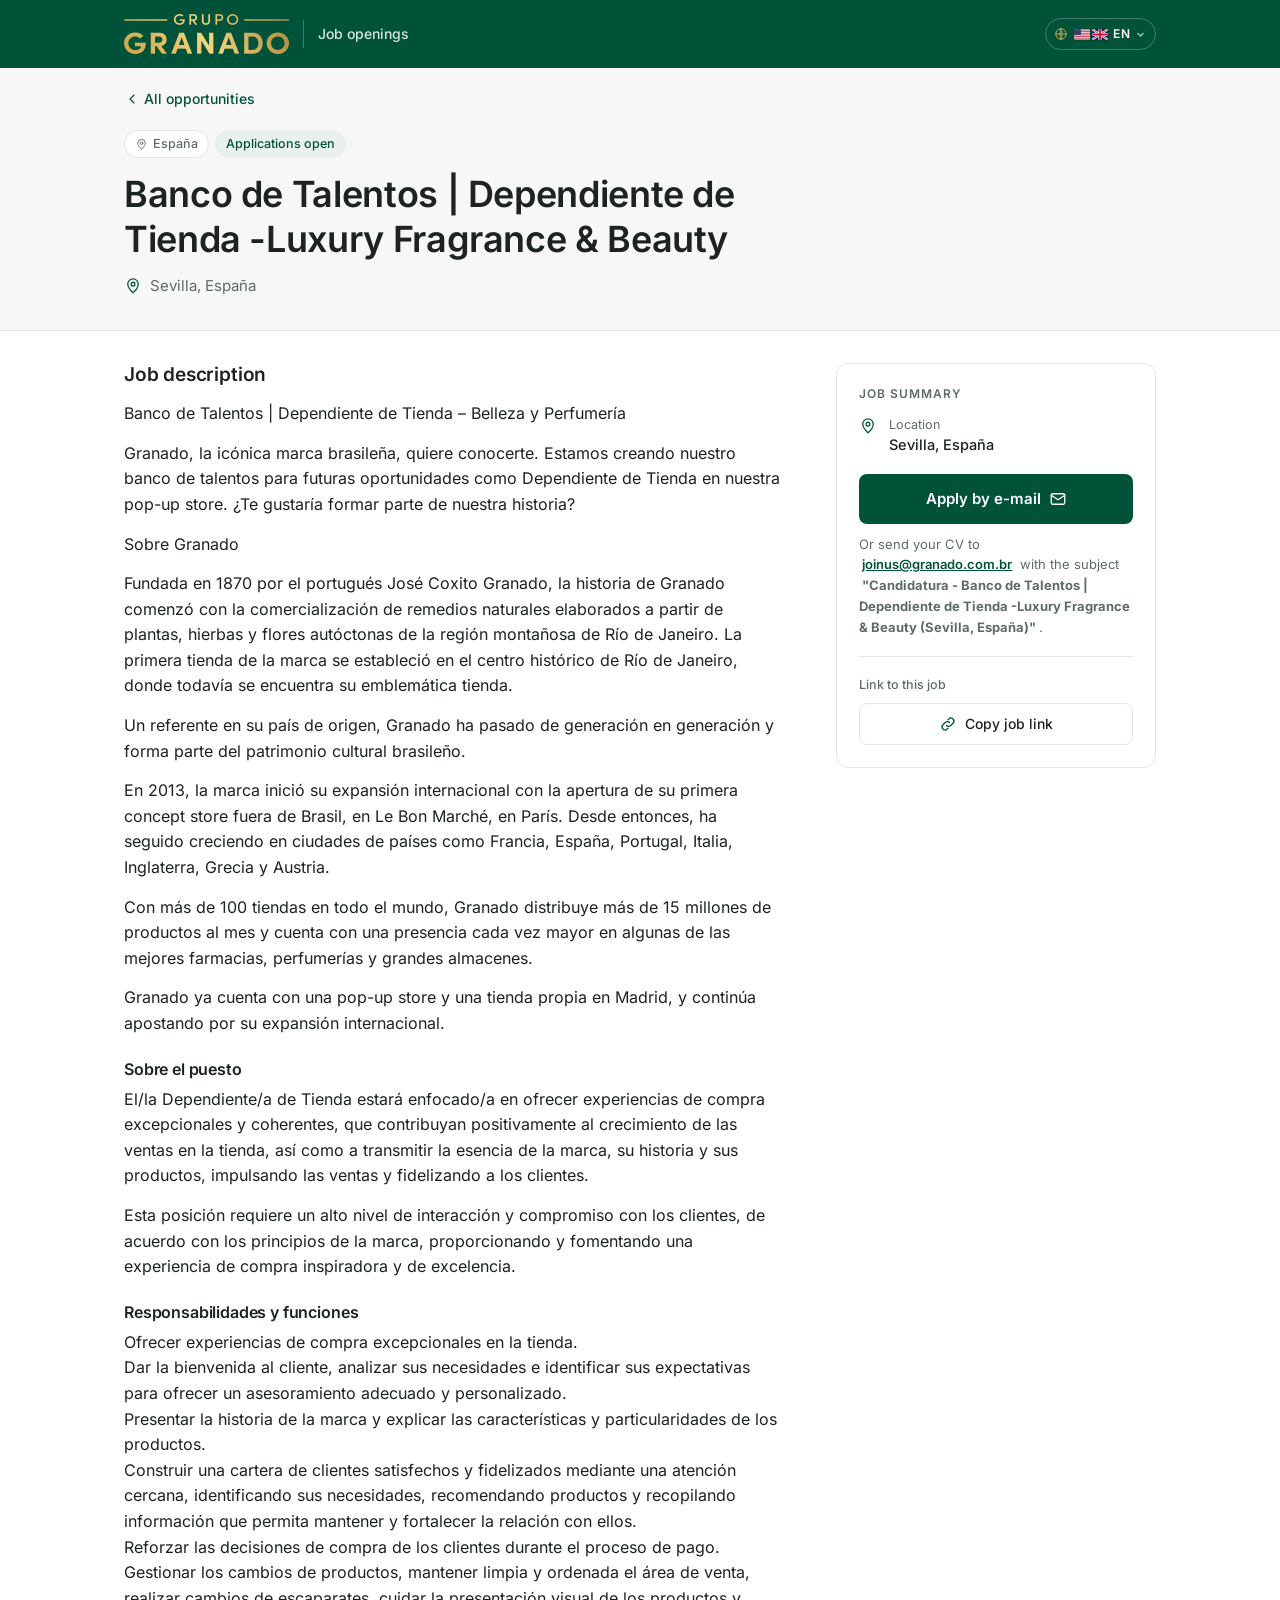
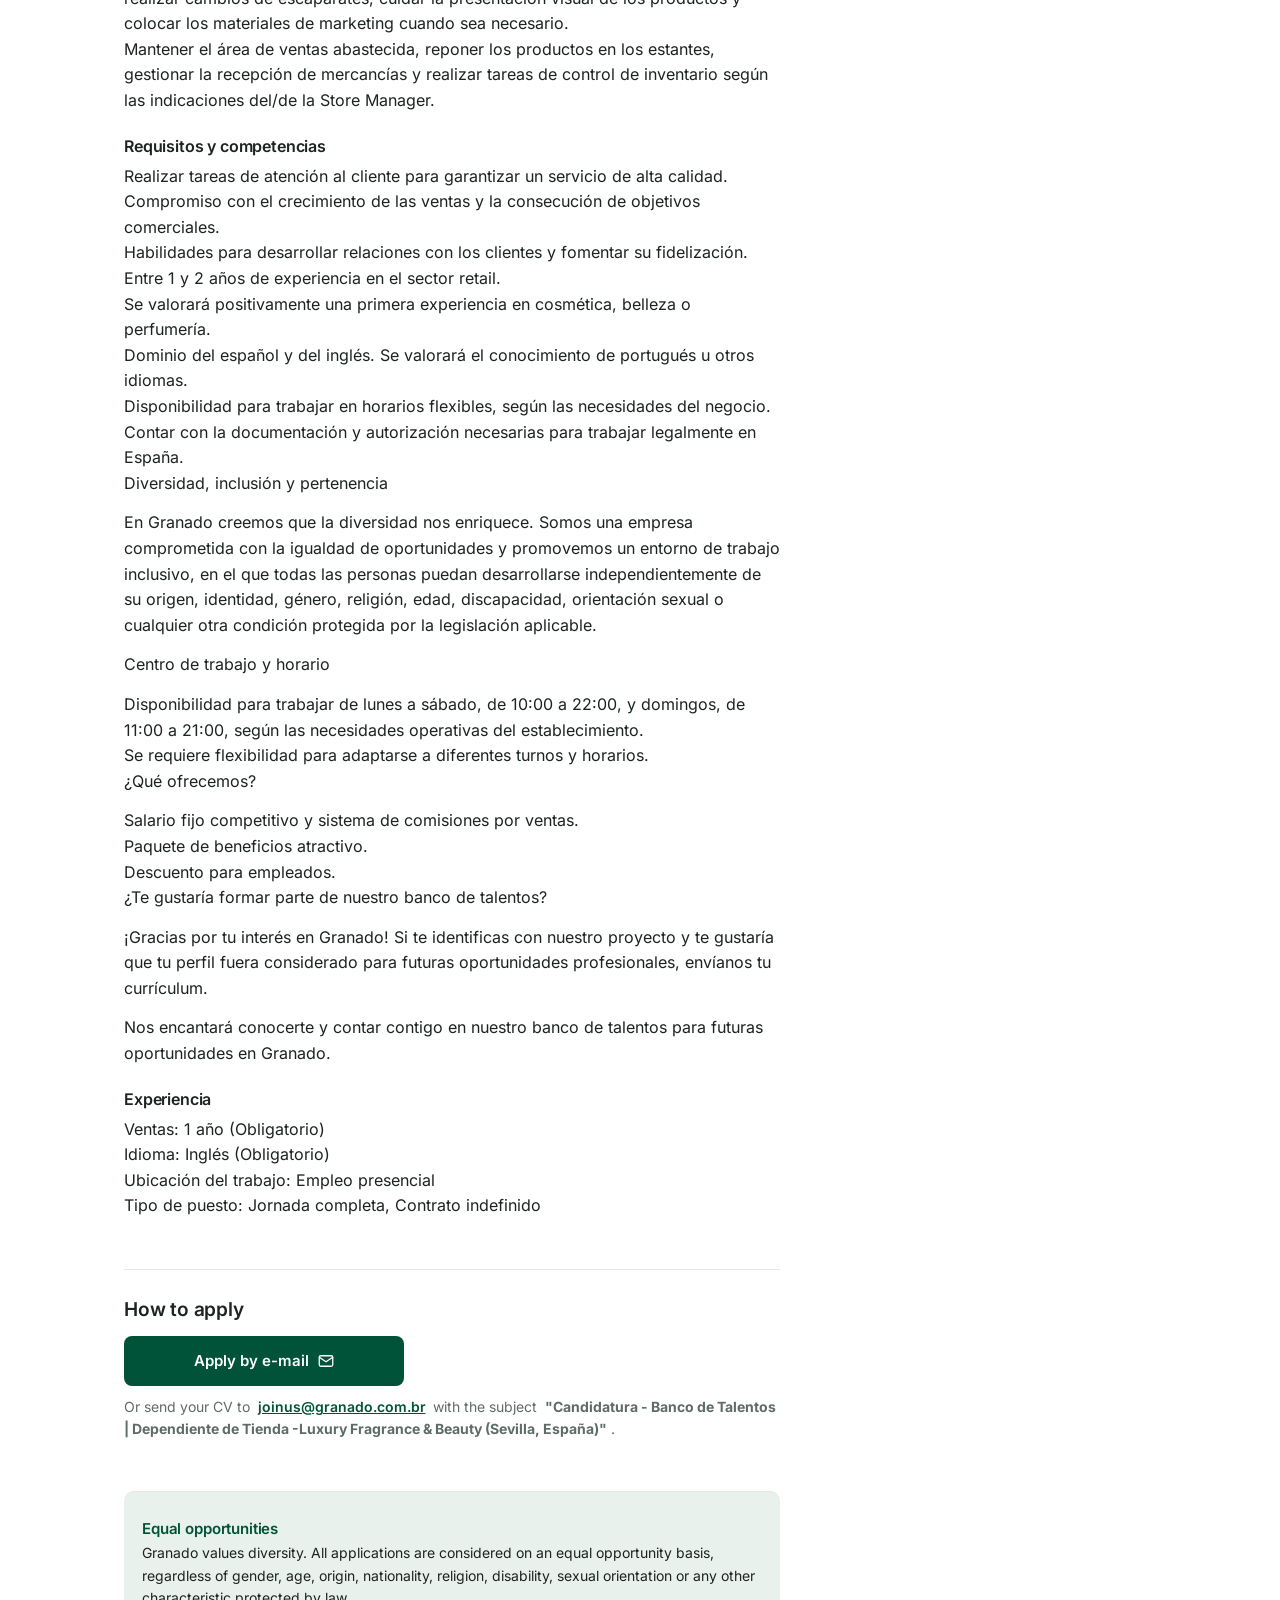
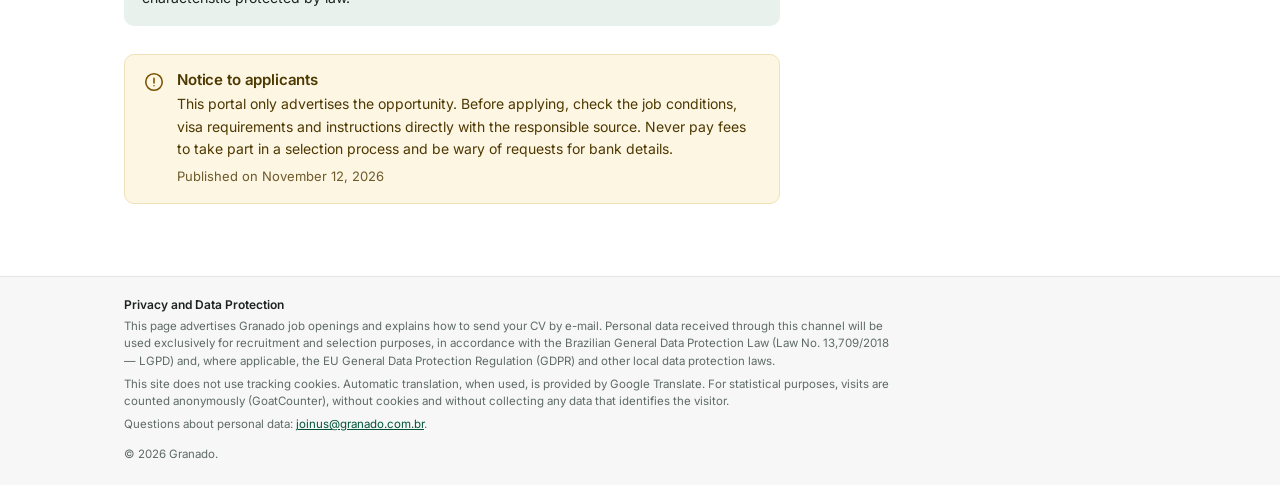
<file: jobs/745jnn/index.html>
<!doctype html>
<html lang="es" data-texto="es">
<head>
<meta charset="utf-8">
<meta name="viewport" content="width=device-width, initial-scale=1">
<title>Banco de Talentos | Dependiente de Tienda -Luxury Fragrance &amp; Beauty — Sevilla, España | Granado</title>
<meta name="description" content="Sevilla, España. Banco de Talentos | Dependiente de Tienda – Belleza y Perfumería Granado, la icónica marca brasileña, quiere conocerte. Estamos creando n…">
<link rel="canonical" href="https://vagasgranado.github.io/jobs/745jnn/">
<meta property="og:type" content="article">
<meta property="og:site_name" content="Granado">
<meta property="og:locale" content="es_ES">
<meta property="og:title" content="Banco de Talentos | Dependiente de Tienda -Luxury Fragrance &amp; Beauty — Sevilla, España | Granado">
<meta property="og:description" content="Sevilla, España. Banco de Talentos | Dependiente de Tienda – Belleza y Perfumería Granado, la icónica marca brasileña, quiere conocerte. Estamos creando n…">
<meta property="og:url" content="https://vagasgranado.github.io/jobs/745jnn/">
<meta name="twitter:card" content="summary">
<meta name="twitter:title" content="Banco de Talentos | Dependiente de Tienda -Luxury Fragrance &amp; Beauty — Sevilla, España | Granado">
<meta name="twitter:description" content="Sevilla, España. Banco de Talentos | Dependiente de Tienda – Belleza y Perfumería Granado, la icónica marca brasileña, quiere conocerte. Estamos creando n…">
<meta name="theme-color" content="#005339">
<link rel="icon" href="../../assets/icone.svg" type="image/svg+xml">
<link rel="preload" href="../../assets/inter-latin.woff2" as="font" type="font/woff2" crossorigin>
<link rel="stylesheet" href="../../assets/estilo.css">
<script type="application/ld+json">{"@context":"https://schema.org/","@type":"JobPosting","title":"Banco de Talentos | Dependiente de Tienda -Luxury Fragrance & Beauty","description":"\u003cp>Banco de Talentos | Dependiente de Tienda – Belleza y Perfumería\u003c/p>\n\u003cp>Granado, la icónica marca brasileña, quiere conocerte. Estamos creando nuestro banco de talentos para futuras oportunidades como Dependiente de Tienda en nuestra pop-up store. ¿Te gustaría formar parte de nuestra historia?\u003c/p>\n\u003cp>Sobre Granado\u003c/p>\n\u003cp>Fundada en 1870 por el portugués José Coxito Granado, la historia de Granado comenzó con la comercialización de remedios naturales elaborados a partir de plantas, hierbas y flores autóctonas de la región montañosa de Río de Janeiro. La primera tienda de la marca se estableció en el centro histórico de Río de Janeiro, donde todavía se encuentra su emblemática tienda.\u003c/p>\n\u003cp>Un referente en su país de origen, Granado ha pasado de generación en generación y forma parte del patrimonio cultural brasileño.\u003c/p>\n\u003cp>En 2013, la marca inició su expansión internacional con la apertura de su primera concept store fuera de Brasil, en Le Bon Marché, en París. Desde entonces, ha seguido creciendo en ciudades de países como Francia, España, Portugal, Italia, Inglaterra, Grecia y Austria.\u003c/p>\n\u003cp>Con más de 100 tiendas en todo el mundo, Granado distribuye más de 15 millones de productos al mes y cuenta con una presencia cada vez mayor en algunas de las mejores farmacias, perfumerías y grandes almacenes.\u003c/p>\n\u003cp>Granado ya cuenta con una pop-up store y una tienda propia en Madrid, y continúa apostando por su expansión internacional.\u003c/p>\n\u003ch3>Sobre el puesto\u003c/h3>\n\u003cp>El/la Dependiente/a de Tienda estará enfocado/a en ofrecer experiencias de compra excepcionales y coherentes, que contribuyan positivamente al crecimiento de las ventas en la tienda, así como a transmitir la esencia de la marca, su historia y sus productos, impulsando las ventas y fidelizando a los clientes.\u003c/p>\n\u003cp>Esta posición requiere un alto nivel de interacción y compromiso con los clientes, de acuerdo con los principios de la marca, proporcionando y fomentando una experiencia de compra inspiradora y de excelencia.\u003c/p>\n\u003ch3>Responsabilidades y funciones\u003c/h3>\n\u003cp>Ofrecer experiencias de compra excepcionales en la tienda.\u003cbr>Dar la bienvenida al cliente, analizar sus necesidades e identificar sus expectativas para ofrecer un asesoramiento adecuado y personalizado.\u003cbr>Presentar la historia de la marca y explicar las características y particularidades de los productos.\u003cbr>Construir una cartera de clientes satisfechos y fidelizados mediante una atención cercana, identificando sus necesidades, recomendando productos y recopilando información que permita mantener y fortalecer la relación con ellos.\u003cbr>Reforzar las decisiones de compra de los clientes durante el proceso de pago.\u003cbr>Gestionar los cambios de productos, mantener limpia y ordenada el área de venta, realizar cambios de escaparates, cuidar la presentación visual de los productos y colocar los materiales de marketing cuando sea necesario.\u003cbr>Mantener el área de ventas abastecida, reponer los productos en los estantes, gestionar la recepción de mercancías y realizar tareas de control de inventario según las indicaciones del/de la Store Manager.\u003c/p>\u003ch3>Requisitos y competencias\u003c/h3>\n\u003cp>Realizar tareas de atención al cliente para garantizar un servicio de alta calidad.\u003cbr>Compromiso con el crecimiento de las ventas y la consecución de objetivos comerciales.\u003cbr>Habilidades para desarrollar relaciones con los clientes y fomentar su fidelización.\u003cbr>Entre 1 y 2 años de experiencia en el sector retail.\u003cbr>Se valorará positivamente una primera experiencia en cosmética, belleza o perfumería.\u003cbr>Dominio del español y del inglés. Se valorará el conocimiento de portugués u otros idiomas.\u003cbr>Disponibilidad para trabajar en horarios flexibles, según las necesidades del negocio.\u003cbr>Contar con la documentación y autorización necesarias para trabajar legalmente en España.\u003cbr>Diversidad, inclusión y pertenencia\u003c/p>\n\u003cp>En Granado creemos que la diversidad nos enriquece. Somos una empresa comprometida con la igualdad de oportunidades y promovemos un entorno de trabajo inclusivo, en el que todas las personas puedan desarrollarse independientemente de su origen, identidad, género, religión, edad, discapacidad, orientación sexual o cualquier otra condición protegida por la legislación aplicable.\u003c/p>\n\u003cp>Centro de trabajo y horario\u003c/p>\n\u003cp>Disponibilidad para trabajar de lunes a sábado, de 10:00 a 22:00, y domingos, de 11:00 a 21:00, según las necesidades operativas del establecimiento.\u003cbr>Se requiere flexibilidad para adaptarse a diferentes turnos y horarios.\u003cbr>¿Qué ofrecemos?\u003c/p>\n\u003cp>Salario fijo competitivo y sistema de comisiones por ventas.\u003cbr>Paquete de beneficios atractivo.\u003cbr>Descuento para empleados.\u003cbr>¿Te gustaría formar parte de nuestro banco de talentos?\u003c/p>\n\u003cp>¡Gracias por tu interés en Granado! Si te identificas con nuestro proyecto y te gustaría que tu perfil fuera considerado para futuras oportunidades profesionales, envíanos tu currículum.\u003c/p>\n\u003cp>Nos encantará conocerte y contar contigo en nuestro banco de talentos para futuras oportunidades en Granado.\u003c/p>\n\u003ch3>Experiencia\u003c/h3>\n\u003cp>Ventas: 1 año (Obligatorio)\u003cbr>Idioma: Inglés (Obligatorio)\u003cbr>Ubicación del trabajo: Empleo presencial\u003cbr>Tipo de puesto: Jornada completa, Contrato indefinido\u003c/p>\u003cp>Granado valora la diversidad. Todas las candidaturas se evalúan con igualdad de oportunidades, sin distinción de género, edad, origen, nacionalidad, religión, discapacidad, orientación sexual o cualquier otra característica protegida por la ley.\u003c/p>","identifier":{"@type":"PropertyValue","name":"Granado","value":"745jnn"},"datePosted":"2026-11-12","hiringOrganization":{"@type":"Organization","name":"Granado","logo":"https://vagasgranado.github.io/assets/marca-grupo-granado.png"},"jobLocation":{"@type":"Place","address":{"@type":"PostalAddress","addressLocality":"Sevilla","addressCountry":"ES"}},"directApply":false}</script>
</head>
<body>
<a class="pular" href="#conteudo"><span class="notranslate" translate="no" data-t="pular">Saltar al contenido</span></a>
<header class="topo">
  <div class="container topo-inner">
    <a class="marca notranslate" translate="no" href="../../index.html">
      <img class="logo" src="../../assets/marca-grupo-granado.png" alt="Grupo Granado" width="165" height="40"><span class="marca-texto"><span class="notranslate" translate="no" data-t="inicioTitulo">Vacantes</span></span>
    </a>
    <nav class="idiomas-site notranslate" translate="no" aria-label="Idioma / Language / Langue">
      <button type="button" class="idioma-atual" aria-haspopup="true" aria-expanded="false" aria-controls="idioma-menu" title="Idioma / Language / Langue">
        <svg class="idioma-globo" viewBox="0 0 24 24" fill="none" stroke="currentColor" stroke-width="1.7" stroke-linecap="round" stroke-linejoin="round" aria-hidden="true"><circle cx="12" cy="12" r="9"/><path d="M3 12h18M12 3c2.5 2.7 2.5 15.3 0 18M12 3c-2.5 2.7-2.5 15.3 0 18"/></svg><span class="idioma-sel"><svg class="bandeira" viewBox="0 0 30 20" aria-hidden="true"><rect width="30" height="20" fill="#aa151b"/><rect y="5" width="30" height="10" fill="#f1bf00"/></svg>ES</span><svg class="idioma-seta" viewBox="0 0 12 12" aria-hidden="true"><path d="M2.5 4.5 6 8l3.5-3.5" fill="none" stroke="currentColor" stroke-width="1.6" stroke-linecap="round" stroke-linejoin="round"/></svg>
      </button>
      <ul class="idioma-menu" id="idioma-menu" hidden>
        <li><button type="button" data-idioma="pt" data-sigla="PT" lang="pt"><span class="bandeiras"><svg class="bandeira" viewBox="0 0 30 20" aria-hidden="true"><rect width="30" height="20" fill="#009c3b"/><path d="M15 2.5 27 10 15 17.5 3 10z" fill="#ffdf00"/><circle cx="15" cy="10" r="4.3" fill="#002776"/></svg></span><span>Português</span></button></li>
        <li><button type="button" data-idioma="en" data-sigla="EN" lang="en"><span class="bandeiras"><svg class="bandeira" viewBox="0 0 30 20" aria-hidden="true"><rect width="30" height="20" fill="#fff"/><path d="M0 1.54h30M0 4.62h30M0 7.69h30M0 10.77h30M0 13.85h30M0 16.92h30M0 20h30" stroke="#b22234" stroke-width="1.54"/><rect width="13" height="10.77" fill="#3c3b6e"/></svg><svg class="bandeira" viewBox="0 0 30 20" aria-hidden="true"><rect width="30" height="20" fill="#012169"/><path d="M0 0 30 20M30 0 0 20" stroke="#fff" stroke-width="4"/><path d="M0 0 30 20M30 0 0 20" stroke="#c8102e" stroke-width="1.6"/><path d="M15 0v20M0 10h30" stroke="#fff" stroke-width="6"/><path d="M15 0v20M0 10h30" stroke="#c8102e" stroke-width="3.4"/></svg></span><span>English (US / UK)</span></button></li>
        <li><button type="button" data-idioma="es" data-sigla="ES" lang="es"><span class="bandeiras"><svg class="bandeira" viewBox="0 0 30 20" aria-hidden="true"><rect width="30" height="20" fill="#aa151b"/><rect y="5" width="30" height="10" fill="#f1bf00"/></svg></span><span>Español</span></button></li>
        <li><button type="button" data-idioma="fr" data-sigla="FR" lang="fr"><span class="bandeiras"><svg class="bandeira" viewBox="0 0 30 20" aria-hidden="true"><rect width="30" height="20" fill="#fff"/><rect width="10" height="20" fill="#002654"/><rect x="20" width="10" height="20" fill="#ce1126"/></svg></span><span>Français</span></button></li>
        <li><button type="button" data-idioma="it" data-sigla="IT" lang="it"><span class="bandeiras"><svg class="bandeira" viewBox="0 0 30 20" aria-hidden="true"><rect width="30" height="20" fill="#fff"/><rect width="10" height="20" fill="#009246"/><rect x="20" width="10" height="20" fill="#ce2b37"/></svg></span><span>Italiano</span></button></li>
      </ul>
    </nav>
  </div>
  <div id="tradutor" hidden></div>
</header>
<main id="conteudo">




<div class="cabecalho-vaga">
  <div class="container">
    <a class="voltar" href="../../index.html"><svg class="ic" viewBox="0 0 24 24" fill="none" stroke="currentColor" stroke-width="1.7" stroke-linecap="round" stroke-linejoin="round" aria-hidden="true"><path d="M15 18l-6-6 6-6"/></svg> <span class="notranslate" translate="no" data-t="todas">Todas las oportunidades</span></a>
    <div class="etiquetas">
      <span class="etiqueta etiqueta-pais"><svg class="ic" viewBox="0 0 24 24" fill="none" stroke="currentColor" stroke-width="1.7" stroke-linecap="round" stroke-linejoin="round" aria-hidden="true"><path d="M12 21s-7-6.2-7-11.5A7 7 0 0 1 19 9.5C19 14.8 12 21 12 21z"/><circle cx="12" cy="9.5" r="2.5"/></svg> España</span>
      
      <span class="etiqueta etiqueta-aberta"><span class="notranslate" translate="no" data-t="etqAberta">Inscripciones abiertas</span></span>
    </div>
    <h1>Banco de Talentos | Dependiente de Tienda -Luxury Fragrance &amp; Beauty</h1>
    
    <p class="subtitulo-local"><svg class="ic" viewBox="0 0 24 24" fill="none" stroke="currentColor" stroke-width="1.7" stroke-linecap="round" stroke-linejoin="round" aria-hidden="true"><path d="M12 21s-7-6.2-7-11.5A7 7 0 0 1 19 9.5C19 14.8 12 21 12 21z"/><circle cx="12" cy="9.5" r="2.5"/></svg> Sevilla, España</p>
  </div>
</div>

<div class="container grade-vaga">
  <article class="conteudo-vaga">
    <section class="secao" id="descricao"><h2><span class="notranslate" translate="no" data-t="descricao">Descripción del puesto</span></h2><div class="texto-livre"><p>Banco de Talentos | Dependiente de Tienda – Belleza y Perfumería</p>
<p><span class="notranslate" translate="no">Granado</span>, la icónica marca brasileña, quiere conocerte. Estamos creando nuestro banco de talentos para futuras oportunidades como Dependiente de Tienda en nuestra pop-up store. ¿Te gustaría formar parte de nuestra historia?</p>
<p>Sobre <span class="notranslate" translate="no">Granado</span></p>
<p>Fundada en 1870 por el portugués José Coxito <span class="notranslate" translate="no">Granado</span>, la historia de <span class="notranslate" translate="no">Granado</span> comenzó con la comercialización de remedios naturales elaborados a partir de plantas, hierbas y flores autóctonas de la región montañosa de Río de Janeiro. La primera tienda de la marca se estableció en el centro histórico de Río de Janeiro, donde todavía se encuentra su emblemática tienda.</p>
<p>Un referente en su país de origen, <span class="notranslate" translate="no">Granado</span> ha pasado de generación en generación y forma parte del patrimonio cultural brasileño.</p>
<p>En 2013, la marca inició su expansión internacional con la apertura de su primera concept store fuera de Brasil, en Le Bon Marché, en París. Desde entonces, ha seguido creciendo en ciudades de países como Francia, España, Portugal, Italia, Inglaterra, Grecia y Austria.</p>
<p>Con más de 100 tiendas en todo el mundo, <span class="notranslate" translate="no">Granado</span> distribuye más de 15 millones de productos al mes y cuenta con una presencia cada vez mayor en algunas de las mejores farmacias, perfumerías y grandes almacenes.</p>
<p><span class="notranslate" translate="no">Granado</span> ya cuenta con una pop-up store y una tienda propia en Madrid, y continúa apostando por su expansión internacional.</p>
<h3>Sobre el puesto</h3>
<p>El/la Dependiente/a de Tienda estará enfocado/a en ofrecer experiencias de compra excepcionales y coherentes, que contribuyan positivamente al crecimiento de las ventas en la tienda, así como a transmitir la esencia de la marca, su historia y sus productos, impulsando las ventas y fidelizando a los clientes.</p>
<p>Esta posición requiere un alto nivel de interacción y compromiso con los clientes, de acuerdo con los principios de la marca, proporcionando y fomentando una experiencia de compra inspiradora y de excelencia.</p>
<h3>Responsabilidades y funciones</h3>
<p>Ofrecer experiencias de compra excepcionales en la tienda.<br>Dar la bienvenida al cliente, analizar sus necesidades e identificar sus expectativas para ofrecer un asesoramiento adecuado y personalizado.<br>Presentar la historia de la marca y explicar las características y particularidades de los productos.<br>Construir una cartera de clientes satisfechos y fidelizados mediante una atención cercana, identificando sus necesidades, recomendando productos y recopilando información que permita mantener y fortalecer la relación con ellos.<br>Reforzar las decisiones de compra de los clientes durante el proceso de pago.<br>Gestionar los cambios de productos, mantener limpia y ordenada el área de venta, realizar cambios de escaparates, cuidar la presentación visual de los productos y colocar los materiales de marketing cuando sea necesario.<br>Mantener el área de ventas abastecida, reponer los productos en los estantes, gestionar la recepción de mercancías y realizar tareas de control de inventario según las indicaciones del/de la Store Manager.</p><h3>Requisitos y competencias</h3>
<p>Realizar tareas de atención al cliente para garantizar un servicio de alta calidad.<br>Compromiso con el crecimiento de las ventas y la consecución de objetivos comerciales.<br>Habilidades para desarrollar relaciones con los clientes y fomentar su fidelización.<br>Entre 1 y 2 años de experiencia en el sector retail.<br>Se valorará positivamente una primera experiencia en cosmética, belleza o perfumería.<br>Dominio del español y del inglés. Se valorará el conocimiento de portugués u otros idiomas.<br>Disponibilidad para trabajar en horarios flexibles, según las necesidades del negocio.<br>Contar con la documentación y autorización necesarias para trabajar legalmente en España.<br>Diversidad, inclusión y pertenencia</p>
<p>En <span class="notranslate" translate="no">Granado</span> creemos que la diversidad nos enriquece. Somos una empresa comprometida con la igualdad de oportunidades y promovemos un entorno de trabajo inclusivo, en el que todas las personas puedan desarrollarse independientemente de su origen, identidad, género, religión, edad, discapacidad, orientación sexual o cualquier otra condición protegida por la legislación aplicable.</p>
<p>Centro de trabajo y horario</p>
<p>Disponibilidad para trabajar de lunes a sábado, de 10:00 a 22:00, y domingos, de 11:00 a 21:00, según las necesidades operativas del establecimiento.<br>Se requiere flexibilidad para adaptarse a diferentes turnos y horarios.<br>¿Qué ofrecemos?</p>
<p>Salario fijo competitivo y sistema de comisiones por ventas.<br>Paquete de beneficios atractivo.<br>Descuento para empleados.<br>¿Te gustaría formar parte de nuestro banco de talentos?</p>
<p>¡Gracias por tu interés en <span class="notranslate" translate="no">Granado</span>! Si te identificas con nuestro proyecto y te gustaría que tu perfil fuera considerado para futuras oportunidades profesionales, envíanos tu currículum.</p>
<p>Nos encantará conocerte y contar contigo en nuestro banco de talentos para futuras oportunidades en <span class="notranslate" translate="no">Granado</span>.</p>
<h3>Experiencia</h3>
<p>Ventas: 1 año (Obligatorio)<br>Idioma: Inglés (Obligatorio)<br>Ubicación del trabajo: Empleo presencial<br>Tipo de puesto: Jornada completa, Contrato indefinido</p></div></section>
    
    
    
    
    
    
    
    
    <section class="secao" id="candidatura"><h2><span class="notranslate" translate="no" data-t="comoCandidatar">Cómo postularse</span></h2>
           
           <a class="botao botao-principal" data-candidatura href="mailto:joinus@granado.com.br?subject=Candidatura%20-%20Banco%20de%20Talentos%20%7C%20Dependiente%20de%20Tienda%20-Luxury%20Fragrance%20%26%20Beauty%20(Sevilla%2C%20Espa%C3%B1a)"><span class="notranslate" translate="no" data-t="candEmail">Postularse por e-mail</span> <svg class="ic" viewBox="0 0 24 24" fill="none" stroke="currentColor" stroke-width="1.7" stroke-linecap="round" stroke-linejoin="round" aria-hidden="true"><rect x="3" y="5" width="18" height="14" rx="2"/><path d="M3 7l9 6 9-6"/></svg></a><p class="email-cand notranslate" translate="no" data-candidatura data-t-modelo="ouEnvie">O envía tu currículum a <a class="notranslate fixo" translate="no" href="mailto:joinus@granado.com.br?subject=Candidatura%20-%20Banco%20de%20Talentos%20%7C%20Dependiente%20de%20Tienda%20-Luxury%20Fragrance%20%26%20Beauty%20(Sevilla%2C%20Espa%C3%B1a)">joinus@granado.com.br</a> con el asunto <strong class="notranslate fixo" translate="no">"Candidatura - Banco de Talentos | Dependiente de Tienda -Luxury Fragrance &amp; Beauty (Sevilla, España)"</strong>.</p></section>

    <section class="secao igualdade" id="igualdade"><h2><span class="notranslate" translate="no" data-t="igualdadeTitulo">Igualdad de oportunidades</span></h2><p><span class="notranslate" translate="no" data-t="igualdadeTexto">Granado valora la diversidad. Todas las candidaturas se evalúan con igualdad de oportunidades, sin distinción de género, edad, origen, nacionalidad, religión, discapacidad, orientación sexual o cualquier otra característica protegida por la ley.</span></p></section>

    <aside class="aviso" role="note">
      <svg class="ic" viewBox="0 0 24 24" fill="none" stroke="currentColor" stroke-width="1.7" stroke-linecap="round" stroke-linejoin="round" aria-hidden="true"><circle cx="12" cy="12" r="9"/><path d="M12 8v5M12 16h.01"/></svg>
      <div>
        <h2><span class="notranslate" translate="no" data-t="avisoTitulo">Aviso al candidato</span></h2>
        <p><span class="notranslate" translate="no" data-t="avisoTexto">Este portal solo divulga la oportunidad. Antes de postularte, verifica las condiciones, los requisitos de visado y las instrucciones directamente con la fuente responsable. Nunca pagues tasas para participar en procesos de selección y desconfía de solicitudes de datos bancarios.</span></p>
        
        <p class="fonte"><span class="notranslate" translate="no" data-t="publicado">Publicado el</span> <span class="notranslate" translate="no" data-data="2026-11-12">12 de noviembre de 2026</span></p>
      </div>
    </aside>
  </article>

  <aside class="lateral">
    <div class="cartao-resumo">
      <h2><span class="notranslate" translate="no" data-t="resumo">Resumen de la vacante</span></h2>
      <dl>
        <div class="item-resumo"><svg class="ic" viewBox="0 0 24 24" fill="none" stroke="currentColor" stroke-width="1.7" stroke-linecap="round" stroke-linejoin="round" aria-hidden="true"><path d="M12 21s-7-6.2-7-11.5A7 7 0 0 1 19 9.5C19 14.8 12 21 12 21z"/><circle cx="12" cy="9.5" r="2.5"/></svg><div><dt><span class="notranslate" translate="no" data-t="local">Ubicación</span></dt><dd>Sevilla, España</dd></div></div>
      </dl>
      <a class="botao botao-principal" data-candidatura href="mailto:joinus@granado.com.br?subject=Candidatura%20-%20Banco%20de%20Talentos%20%7C%20Dependiente%20de%20Tienda%20-Luxury%20Fragrance%20%26%20Beauty%20(Sevilla%2C%20Espa%C3%B1a)"><span class="notranslate" translate="no" data-t="candEmail">Postularse por e-mail</span> <svg class="ic" viewBox="0 0 24 24" fill="none" stroke="currentColor" stroke-width="1.7" stroke-linecap="round" stroke-linejoin="round" aria-hidden="true"><rect x="3" y="5" width="18" height="14" rx="2"/><path d="M3 7l9 6 9-6"/></svg></a><p class="email-cand notranslate" translate="no" data-candidatura data-t-modelo="ouEnvie">O envía tu currículum a <a class="notranslate fixo" translate="no" href="mailto:joinus@granado.com.br?subject=Candidatura%20-%20Banco%20de%20Talentos%20%7C%20Dependiente%20de%20Tienda%20-Luxury%20Fragrance%20%26%20Beauty%20(Sevilla%2C%20Espa%C3%B1a)">joinus@granado.com.br</a> con el asunto <strong class="notranslate fixo" translate="no">"Candidatura - Banco de Talentos | Dependiente de Tienda -Luxury Fragrance &amp; Beauty (Sevilla, España)"</strong>.</p>
      <div class="compartilhar">
        <p><span class="notranslate" translate="no" data-t="linkVaga">Enlace de esta vacante</span></p>
        <div class="botoes-compartilhar">
          <button type="button" class="botao botao-secundario" data-copiar="https://vagasgranado.github.io/jobs/745jnn/" data-copiado="¡Enlace copiado!"><svg class="ic" viewBox="0 0 24 24" fill="none" stroke="currentColor" stroke-width="1.7" stroke-linecap="round" stroke-linejoin="round" aria-hidden="true"><path d="M10 14a4 4 0 0 0 5.7 0l3-3a4 4 0 0 0-5.7-5.7l-1 1M14 10a4 4 0 0 0-5.7 0l-3 3a4 4 0 0 0 5.7 5.7l1-1"/></svg> <span class="notranslate" translate="no" data-t="copiar">Copiar enlace de la vacante</span></button>
        </div>
      </div>
    </div>
  </aside>
</div>
<div class="barra-movel" data-candidatura><a class="botao botao-principal" href="mailto:joinus@granado.com.br?subject=Candidatura%20-%20Banco%20de%20Talentos%20%7C%20Dependiente%20de%20Tienda%20-Luxury%20Fragrance%20%26%20Beauty%20(Sevilla%2C%20Espa%C3%B1a)"><span class="notranslate" translate="no" data-t="candEmail">Postularse por e-mail</span> <svg class="ic" viewBox="0 0 24 24" fill="none" stroke="currentColor" stroke-width="1.7" stroke-linecap="round" stroke-linejoin="round" aria-hidden="true"><rect x="3" y="5" width="18" height="14" rx="2"/><path d="M3 7l9 6 9-6"/></svg></a></div>

</main>
<footer class="rodape">
  <div class="container">
    <div class="privacidade">
      <h2><span class="notranslate" translate="no" data-t="privTitulo">Privacidad y Protección de Datos</span></h2>
      <p><span class="notranslate" translate="no" data-t="privTexto">Esta página publica vacantes de Granado e indica cómo enviar el currículum por correo electrónico. Los datos personales recibidos por este medio se utilizarán exclusivamente con fines de reclutamiento y selección, de acuerdo con la Ley General de Protección de Datos de Brasil (Ley n.º 13.709/2018 — LGPD) y, cuando corresponda, el Reglamento General de Protección de Datos de la Unión Europea (RGPD) y demás leyes locales de protección de datos.</span></p>
      <p><span class="notranslate" translate="no" data-t="privCookies">Este sitio no utiliza cookies de seguimiento. La traducción automática, cuando se utiliza, la proporciona Google Traductor.</span> <span class="notranslate" translate="no" data-t="privContagem">Con fines estadísticos, contamos las visitas de forma anónima (GoatCounter), sin cookies y sin recopilar datos que identifiquen al visitante.</span></p>
      <p><span class="notranslate" translate="no" data-t="privContato">Dudas sobre datos personales:</span> <a class="notranslate" translate="no" href="mailto:joinus@granado.com.br">joinus@granado.com.br</a>.</p>
    </div>
    <p class="direitos">© 2026 Granado.</p>
  </div>
</footer>
<script src="../../assets/textos.js" defer></script>
<script src="../../assets/site.js" defer></script>
<script data-goatcounter="https://vagasgranado.goatcounter.com/count" src="../../assets/contador.js" async></script>
</body>
</html>
</file>
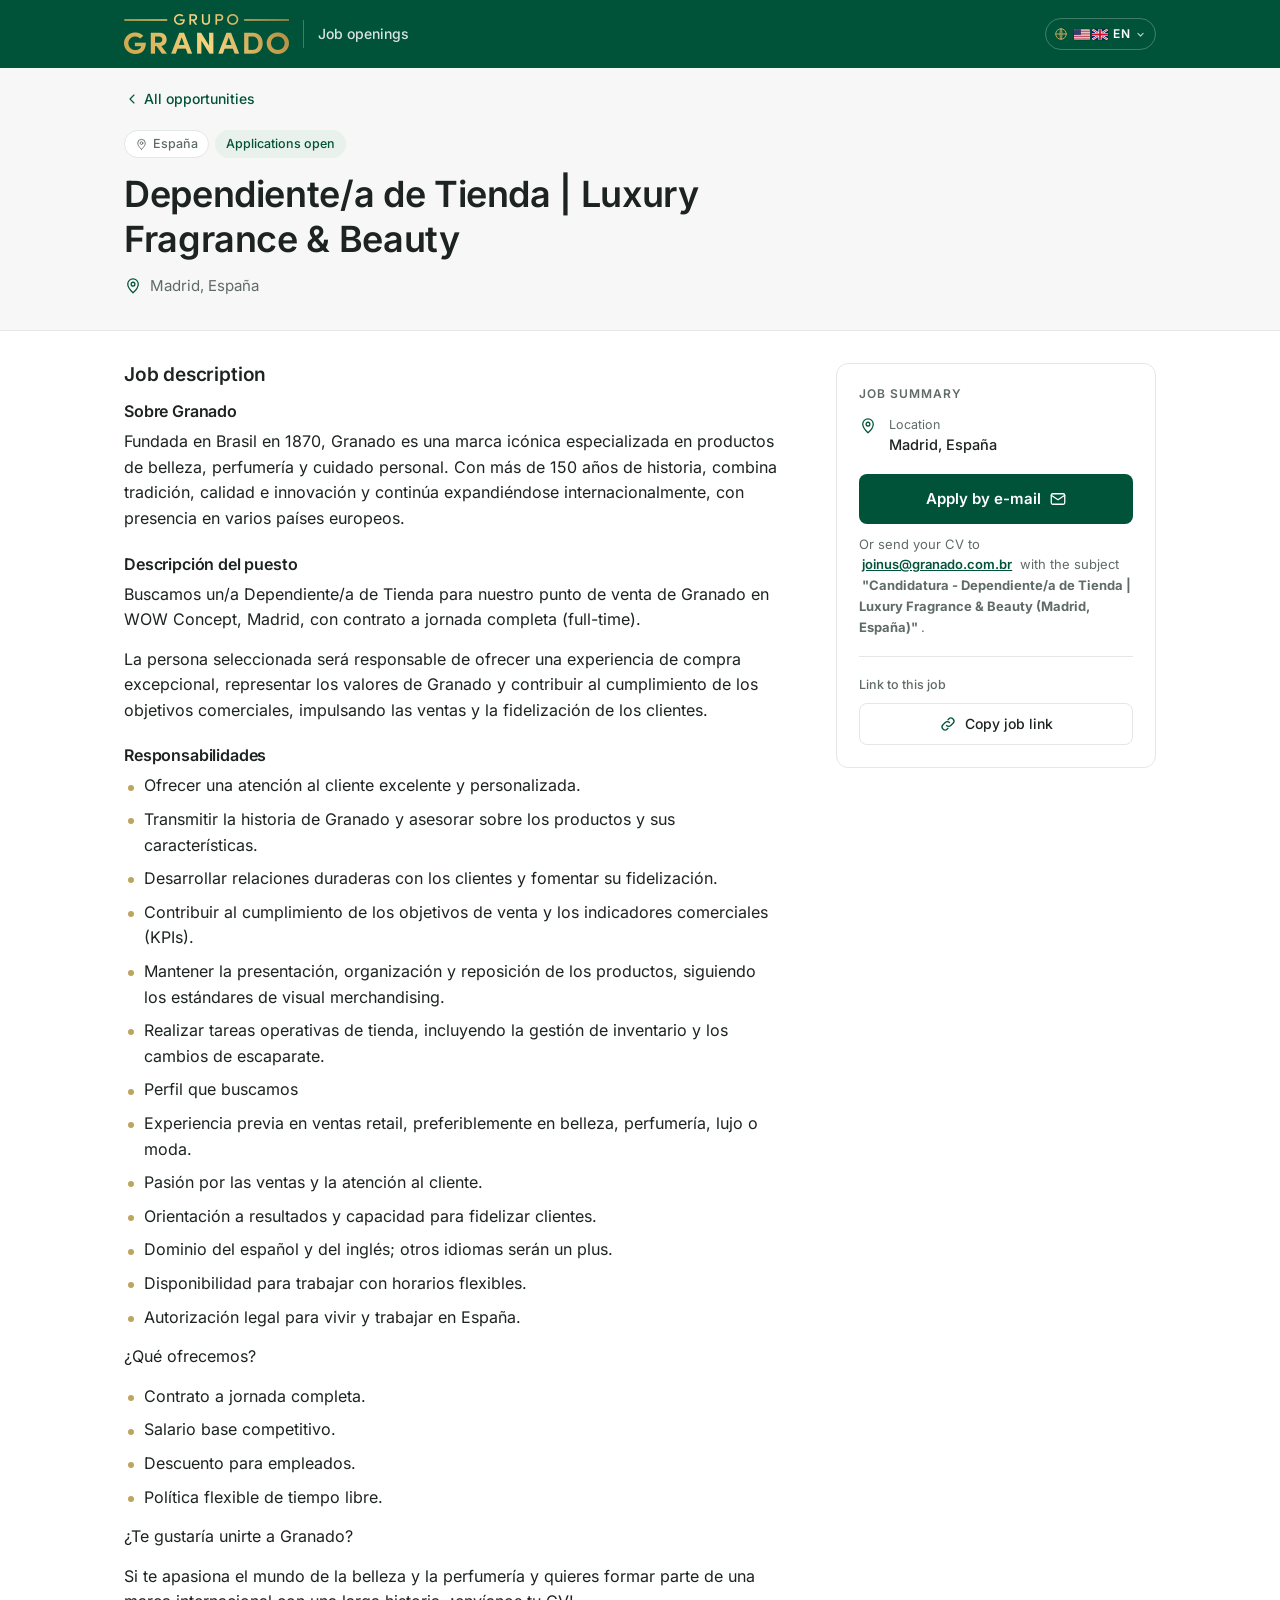
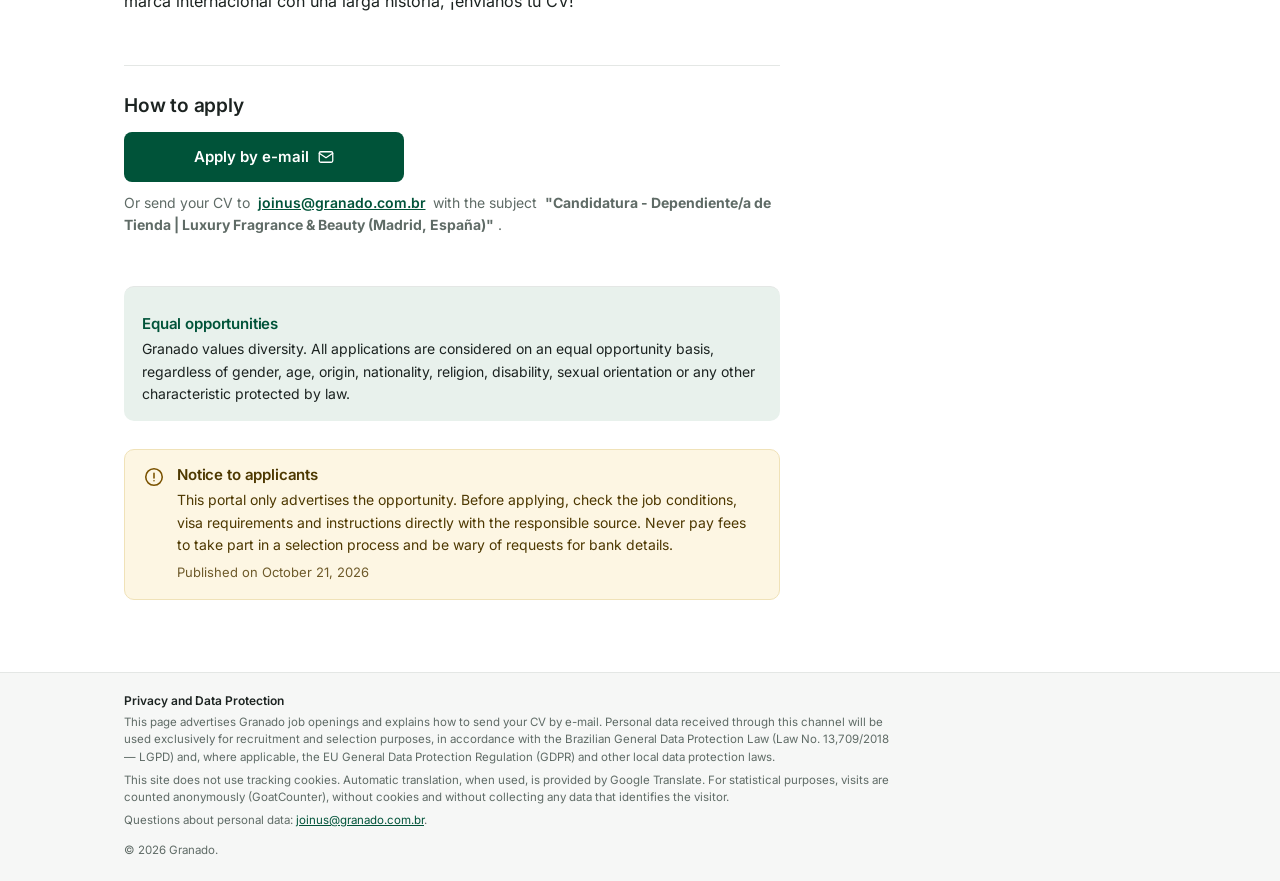
<file: jobs/8fgz28/index.html>
<!doctype html>
<html lang="es" data-texto="es">
<head>
<meta charset="utf-8">
<meta name="viewport" content="width=device-width, initial-scale=1">
<title>Dependiente/a de Tienda | Luxury Fragrance &amp; Beauty — Madrid, España | Granado</title>
<meta name="description" content="Madrid, España. Sobre Granado: Fundada en Brasil en 1870, Granado es una marca icónica especializada en productos de belleza, perfumería y cuidado persona…">
<link rel="canonical" href="https://vagasgranado.github.io/jobs/8fgz28/">
<meta property="og:type" content="article">
<meta property="og:site_name" content="Granado">
<meta property="og:locale" content="es_ES">
<meta property="og:title" content="Dependiente/a de Tienda | Luxury Fragrance &amp; Beauty — Madrid, España | Granado">
<meta property="og:description" content="Madrid, España. Sobre Granado: Fundada en Brasil en 1870, Granado es una marca icónica especializada en productos de belleza, perfumería y cuidado persona…">
<meta property="og:url" content="https://vagasgranado.github.io/jobs/8fgz28/">
<meta name="twitter:card" content="summary">
<meta name="twitter:title" content="Dependiente/a de Tienda | Luxury Fragrance &amp; Beauty — Madrid, España | Granado">
<meta name="twitter:description" content="Madrid, España. Sobre Granado: Fundada en Brasil en 1870, Granado es una marca icónica especializada en productos de belleza, perfumería y cuidado persona…">
<meta name="theme-color" content="#005339">
<link rel="icon" href="../../assets/icone.svg" type="image/svg+xml">
<link rel="preload" href="../../assets/inter-latin.woff2" as="font" type="font/woff2" crossorigin>
<link rel="stylesheet" href="../../assets/estilo.css">
<script type="application/ld+json">{"@context":"https://schema.org/","@type":"JobPosting","title":"Dependiente/a de Tienda | Luxury Fragrance & Beauty","description":"\u003ch3>Sobre Granado\u003c/h3>\u003cp>Fundada en Brasil en 1870, Granado es una marca icónica especializada en productos de belleza, perfumería y cuidado personal. Con más de 150 años de historia, combina tradición, calidad e innovación y continúa expandiéndose internacionalmente, con presencia en varios países europeos.\u003c/p>\n\u003ch3>Descripción del puesto\u003c/h3>\u003cp>Buscamos un/a Dependiente/a de Tienda para nuestro punto de venta de Granado en WOW Concept, Madrid, con contrato a jornada completa (full-time).\u003c/p>\n\u003cp>La persona seleccionada será responsable de ofrecer una experiencia de compra excepcional, representar los valores de Granado y contribuir al cumplimiento de los objetivos comerciales, impulsando las ventas y la fidelización de los clientes.\u003c/p>\n\u003ch3>Responsabilidades\u003c/h3>\u003cul class=\"lista\">\u003cli>Ofrecer una atención al cliente excelente y personalizada.\u003c/li>\u003cli>Transmitir la historia de Granado y asesorar sobre los productos y sus características.\u003c/li>\u003cli>Desarrollar relaciones duraderas con los clientes y fomentar su fidelización.\u003c/li>\u003cli>Contribuir al cumplimiento de los objetivos de venta y los indicadores comerciales (KPIs).\u003c/li>\u003cli>Mantener la presentación, organización y reposición de los productos, siguiendo los estándares de visual merchandising.\u003c/li>\u003cli>Realizar tareas operativas de tienda, incluyendo la gestión de inventario y los cambios de escaparate.\u003c/li>\u003cli>Perfil que buscamos\u003c/li>\u003cli>Experiencia previa en ventas retail, preferiblemente en belleza, perfumería, lujo o moda.\u003c/li>\u003cli>Pasión por las ventas y la atención al cliente.\u003c/li>\u003cli>Orientación a resultados y capacidad para fidelizar clientes.\u003c/li>\u003cli>Dominio del español y del inglés; otros idiomas serán un plus.\u003c/li>\u003cli>Disponibilidad para trabajar con horarios flexibles.\u003c/li>\u003cli>Autorización legal para vivir y trabajar en España.\u003c/li>\u003c/ul>\n\u003cp>¿Qué ofrecemos?\u003c/p>\u003cul class=\"lista\">\u003cli>Contrato a jornada completa.\u003c/li>\u003cli>Salario base competitivo.\u003c/li>\u003cli>Descuento para empleados.\u003c/li>\u003cli>Política flexible de tiempo libre.\u003c/li>\u003c/ul>\n\u003cp>¿Te gustaría unirte a Granado?\u003c/p>\n\u003cp>Si te apasiona el mundo de la belleza y la perfumería y quieres formar parte de una marca internacional con una larga historia, ¡envíanos tu CV!\u003c/p>\u003cp>Granado valora la diversidad. Todas las candidaturas se evalúan con igualdad de oportunidades, sin distinción de género, edad, origen, nacionalidad, religión, discapacidad, orientación sexual o cualquier otra característica protegida por la ley.\u003c/p>","identifier":{"@type":"PropertyValue","name":"Granado","value":"8fgz28"},"datePosted":"2026-10-21","hiringOrganization":{"@type":"Organization","name":"Granado","logo":"https://vagasgranado.github.io/assets/marca-grupo-granado.png"},"jobLocation":{"@type":"Place","address":{"@type":"PostalAddress","addressLocality":"Madrid","addressCountry":"ES"}},"directApply":false}</script>
</head>
<body>
<a class="pular" href="#conteudo"><span class="notranslate" translate="no" data-t="pular">Saltar al contenido</span></a>
<header class="topo">
  <div class="container topo-inner">
    <a class="marca notranslate" translate="no" href="../../index.html">
      <img class="logo" src="../../assets/marca-grupo-granado.png" alt="Grupo Granado" width="165" height="40"><span class="marca-texto"><span class="notranslate" translate="no" data-t="inicioTitulo">Vacantes</span></span>
    </a>
    <nav class="idiomas-site notranslate" translate="no" aria-label="Idioma / Language / Langue">
      <button type="button" class="idioma-atual" aria-haspopup="true" aria-expanded="false" aria-controls="idioma-menu" title="Idioma / Language / Langue">
        <svg class="idioma-globo" viewBox="0 0 24 24" fill="none" stroke="currentColor" stroke-width="1.7" stroke-linecap="round" stroke-linejoin="round" aria-hidden="true"><circle cx="12" cy="12" r="9"/><path d="M3 12h18M12 3c2.5 2.7 2.5 15.3 0 18M12 3c-2.5 2.7-2.5 15.3 0 18"/></svg><span class="idioma-sel"><svg class="bandeira" viewBox="0 0 30 20" aria-hidden="true"><rect width="30" height="20" fill="#aa151b"/><rect y="5" width="30" height="10" fill="#f1bf00"/></svg>ES</span><svg class="idioma-seta" viewBox="0 0 12 12" aria-hidden="true"><path d="M2.5 4.5 6 8l3.5-3.5" fill="none" stroke="currentColor" stroke-width="1.6" stroke-linecap="round" stroke-linejoin="round"/></svg>
      </button>
      <ul class="idioma-menu" id="idioma-menu" hidden>
        <li><button type="button" data-idioma="pt" data-sigla="PT" lang="pt"><span class="bandeiras"><svg class="bandeira" viewBox="0 0 30 20" aria-hidden="true"><rect width="30" height="20" fill="#009c3b"/><path d="M15 2.5 27 10 15 17.5 3 10z" fill="#ffdf00"/><circle cx="15" cy="10" r="4.3" fill="#002776"/></svg></span><span>Português</span></button></li>
        <li><button type="button" data-idioma="en" data-sigla="EN" lang="en"><span class="bandeiras"><svg class="bandeira" viewBox="0 0 30 20" aria-hidden="true"><rect width="30" height="20" fill="#fff"/><path d="M0 1.54h30M0 4.62h30M0 7.69h30M0 10.77h30M0 13.85h30M0 16.92h30M0 20h30" stroke="#b22234" stroke-width="1.54"/><rect width="13" height="10.77" fill="#3c3b6e"/></svg><svg class="bandeira" viewBox="0 0 30 20" aria-hidden="true"><rect width="30" height="20" fill="#012169"/><path d="M0 0 30 20M30 0 0 20" stroke="#fff" stroke-width="4"/><path d="M0 0 30 20M30 0 0 20" stroke="#c8102e" stroke-width="1.6"/><path d="M15 0v20M0 10h30" stroke="#fff" stroke-width="6"/><path d="M15 0v20M0 10h30" stroke="#c8102e" stroke-width="3.4"/></svg></span><span>English (US / UK)</span></button></li>
        <li><button type="button" data-idioma="es" data-sigla="ES" lang="es"><span class="bandeiras"><svg class="bandeira" viewBox="0 0 30 20" aria-hidden="true"><rect width="30" height="20" fill="#aa151b"/><rect y="5" width="30" height="10" fill="#f1bf00"/></svg></span><span>Español</span></button></li>
        <li><button type="button" data-idioma="fr" data-sigla="FR" lang="fr"><span class="bandeiras"><svg class="bandeira" viewBox="0 0 30 20" aria-hidden="true"><rect width="30" height="20" fill="#fff"/><rect width="10" height="20" fill="#002654"/><rect x="20" width="10" height="20" fill="#ce1126"/></svg></span><span>Français</span></button></li>
        <li><button type="button" data-idioma="it" data-sigla="IT" lang="it"><span class="bandeiras"><svg class="bandeira" viewBox="0 0 30 20" aria-hidden="true"><rect width="30" height="20" fill="#fff"/><rect width="10" height="20" fill="#009246"/><rect x="20" width="10" height="20" fill="#ce2b37"/></svg></span><span>Italiano</span></button></li>
      </ul>
    </nav>
  </div>
  <div id="tradutor" hidden></div>
</header>
<main id="conteudo">




<div class="cabecalho-vaga">
  <div class="container">
    <a class="voltar" href="../../index.html"><svg class="ic" viewBox="0 0 24 24" fill="none" stroke="currentColor" stroke-width="1.7" stroke-linecap="round" stroke-linejoin="round" aria-hidden="true"><path d="M15 18l-6-6 6-6"/></svg> <span class="notranslate" translate="no" data-t="todas">Todas las oportunidades</span></a>
    <div class="etiquetas">
      <span class="etiqueta etiqueta-pais"><svg class="ic" viewBox="0 0 24 24" fill="none" stroke="currentColor" stroke-width="1.7" stroke-linecap="round" stroke-linejoin="round" aria-hidden="true"><path d="M12 21s-7-6.2-7-11.5A7 7 0 0 1 19 9.5C19 14.8 12 21 12 21z"/><circle cx="12" cy="9.5" r="2.5"/></svg> España</span>
      
      <span class="etiqueta etiqueta-aberta"><span class="notranslate" translate="no" data-t="etqAberta">Inscripciones abiertas</span></span>
    </div>
    <h1>Dependiente/a de Tienda | Luxury Fragrance &amp; Beauty</h1>
    
    <p class="subtitulo-local"><svg class="ic" viewBox="0 0 24 24" fill="none" stroke="currentColor" stroke-width="1.7" stroke-linecap="round" stroke-linejoin="round" aria-hidden="true"><path d="M12 21s-7-6.2-7-11.5A7 7 0 0 1 19 9.5C19 14.8 12 21 12 21z"/><circle cx="12" cy="9.5" r="2.5"/></svg> Madrid, España</p>
  </div>
</div>

<div class="container grade-vaga">
  <article class="conteudo-vaga">
    <section class="secao" id="descricao"><h2><span class="notranslate" translate="no" data-t="descricao">Descripción del puesto</span></h2><div class="texto-livre"><h3>Sobre <span class="notranslate" translate="no">Granado</span></h3><p>Fundada en Brasil en 1870, <span class="notranslate" translate="no">Granado</span> es una marca icónica especializada en productos de belleza, perfumería y cuidado personal. Con más de 150 años de historia, combina tradición, calidad e innovación y continúa expandiéndose internacionalmente, con presencia en varios países europeos.</p>
<h3>Descripción del puesto</h3><p>Buscamos un/a Dependiente/a de Tienda para nuestro punto de venta de <span class="notranslate" translate="no">Granado</span> en WOW Concept, Madrid, con contrato a jornada completa (full-time).</p>
<p>La persona seleccionada será responsable de ofrecer una experiencia de compra excepcional, representar los valores de <span class="notranslate" translate="no">Granado</span> y contribuir al cumplimiento de los objetivos comerciales, impulsando las ventas y la fidelización de los clientes.</p>
<h3>Responsabilidades</h3><ul class="lista"><li>Ofrecer una atención al cliente excelente y personalizada.</li><li>Transmitir la historia de <span class="notranslate" translate="no">Granado</span> y asesorar sobre los productos y sus características.</li><li>Desarrollar relaciones duraderas con los clientes y fomentar su fidelización.</li><li>Contribuir al cumplimiento de los objetivos de venta y los indicadores comerciales (KPIs).</li><li>Mantener la presentación, organización y reposición de los productos, siguiendo los estándares de visual merchandising.</li><li>Realizar tareas operativas de tienda, incluyendo la gestión de inventario y los cambios de escaparate.</li><li>Perfil que buscamos</li><li>Experiencia previa en ventas retail, preferiblemente en belleza, perfumería, lujo o moda.</li><li>Pasión por las ventas y la atención al cliente.</li><li>Orientación a resultados y capacidad para fidelizar clientes.</li><li>Dominio del español y del inglés; otros idiomas serán un plus.</li><li>Disponibilidad para trabajar con horarios flexibles.</li><li>Autorización legal para vivir y trabajar en España.</li></ul>
<p>¿Qué ofrecemos?</p><ul class="lista"><li>Contrato a jornada completa.</li><li>Salario base competitivo.</li><li>Descuento para empleados.</li><li>Política flexible de tiempo libre.</li></ul>
<p>¿Te gustaría unirte a <span class="notranslate" translate="no">Granado</span>?</p>
<p>Si te apasiona el mundo de la belleza y la perfumería y quieres formar parte de una marca internacional con una larga historia, ¡envíanos tu CV!</p></div></section>
    
    
    
    
    
    
    
    
    <section class="secao" id="candidatura"><h2><span class="notranslate" translate="no" data-t="comoCandidatar">Cómo postularse</span></h2>
           
           <a class="botao botao-principal" data-candidatura href="mailto:joinus@granado.com.br?subject=Candidatura%20-%20Dependiente%2Fa%20de%20Tienda%20%7C%20Luxury%20Fragrance%20%26%20Beauty%20(Madrid%2C%20Espa%C3%B1a)"><span class="notranslate" translate="no" data-t="candEmail">Postularse por e-mail</span> <svg class="ic" viewBox="0 0 24 24" fill="none" stroke="currentColor" stroke-width="1.7" stroke-linecap="round" stroke-linejoin="round" aria-hidden="true"><rect x="3" y="5" width="18" height="14" rx="2"/><path d="M3 7l9 6 9-6"/></svg></a><p class="email-cand notranslate" translate="no" data-candidatura data-t-modelo="ouEnvie">O envía tu currículum a <a class="notranslate fixo" translate="no" href="mailto:joinus@granado.com.br?subject=Candidatura%20-%20Dependiente%2Fa%20de%20Tienda%20%7C%20Luxury%20Fragrance%20%26%20Beauty%20(Madrid%2C%20Espa%C3%B1a)">joinus@granado.com.br</a> con el asunto <strong class="notranslate fixo" translate="no">"Candidatura - Dependiente/a de Tienda | Luxury Fragrance &amp; Beauty (Madrid, España)"</strong>.</p></section>

    <section class="secao igualdade" id="igualdade"><h2><span class="notranslate" translate="no" data-t="igualdadeTitulo">Igualdad de oportunidades</span></h2><p><span class="notranslate" translate="no" data-t="igualdadeTexto">Granado valora la diversidad. Todas las candidaturas se evalúan con igualdad de oportunidades, sin distinción de género, edad, origen, nacionalidad, religión, discapacidad, orientación sexual o cualquier otra característica protegida por la ley.</span></p></section>

    <aside class="aviso" role="note">
      <svg class="ic" viewBox="0 0 24 24" fill="none" stroke="currentColor" stroke-width="1.7" stroke-linecap="round" stroke-linejoin="round" aria-hidden="true"><circle cx="12" cy="12" r="9"/><path d="M12 8v5M12 16h.01"/></svg>
      <div>
        <h2><span class="notranslate" translate="no" data-t="avisoTitulo">Aviso al candidato</span></h2>
        <p><span class="notranslate" translate="no" data-t="avisoTexto">Este portal solo divulga la oportunidad. Antes de postularte, verifica las condiciones, los requisitos de visado y las instrucciones directamente con la fuente responsable. Nunca pagues tasas para participar en procesos de selección y desconfía de solicitudes de datos bancarios.</span></p>
        
        <p class="fonte"><span class="notranslate" translate="no" data-t="publicado">Publicado el</span> <span class="notranslate" translate="no" data-data="2026-10-21">21 de octubre de 2026</span></p>
      </div>
    </aside>
  </article>

  <aside class="lateral">
    <div class="cartao-resumo">
      <h2><span class="notranslate" translate="no" data-t="resumo">Resumen de la vacante</span></h2>
      <dl>
        <div class="item-resumo"><svg class="ic" viewBox="0 0 24 24" fill="none" stroke="currentColor" stroke-width="1.7" stroke-linecap="round" stroke-linejoin="round" aria-hidden="true"><path d="M12 21s-7-6.2-7-11.5A7 7 0 0 1 19 9.5C19 14.8 12 21 12 21z"/><circle cx="12" cy="9.5" r="2.5"/></svg><div><dt><span class="notranslate" translate="no" data-t="local">Ubicación</span></dt><dd>Madrid, España</dd></div></div>
      </dl>
      <a class="botao botao-principal" data-candidatura href="mailto:joinus@granado.com.br?subject=Candidatura%20-%20Dependiente%2Fa%20de%20Tienda%20%7C%20Luxury%20Fragrance%20%26%20Beauty%20(Madrid%2C%20Espa%C3%B1a)"><span class="notranslate" translate="no" data-t="candEmail">Postularse por e-mail</span> <svg class="ic" viewBox="0 0 24 24" fill="none" stroke="currentColor" stroke-width="1.7" stroke-linecap="round" stroke-linejoin="round" aria-hidden="true"><rect x="3" y="5" width="18" height="14" rx="2"/><path d="M3 7l9 6 9-6"/></svg></a><p class="email-cand notranslate" translate="no" data-candidatura data-t-modelo="ouEnvie">O envía tu currículum a <a class="notranslate fixo" translate="no" href="mailto:joinus@granado.com.br?subject=Candidatura%20-%20Dependiente%2Fa%20de%20Tienda%20%7C%20Luxury%20Fragrance%20%26%20Beauty%20(Madrid%2C%20Espa%C3%B1a)">joinus@granado.com.br</a> con el asunto <strong class="notranslate fixo" translate="no">"Candidatura - Dependiente/a de Tienda | Luxury Fragrance &amp; Beauty (Madrid, España)"</strong>.</p>
      <div class="compartilhar">
        <p><span class="notranslate" translate="no" data-t="linkVaga">Enlace de esta vacante</span></p>
        <div class="botoes-compartilhar">
          <button type="button" class="botao botao-secundario" data-copiar="https://vagasgranado.github.io/jobs/8fgz28/" data-copiado="¡Enlace copiado!"><svg class="ic" viewBox="0 0 24 24" fill="none" stroke="currentColor" stroke-width="1.7" stroke-linecap="round" stroke-linejoin="round" aria-hidden="true"><path d="M10 14a4 4 0 0 0 5.7 0l3-3a4 4 0 0 0-5.7-5.7l-1 1M14 10a4 4 0 0 0-5.7 0l-3 3a4 4 0 0 0 5.7 5.7l1-1"/></svg> <span class="notranslate" translate="no" data-t="copiar">Copiar enlace de la vacante</span></button>
        </div>
      </div>
    </div>
  </aside>
</div>
<div class="barra-movel" data-candidatura><a class="botao botao-principal" href="mailto:joinus@granado.com.br?subject=Candidatura%20-%20Dependiente%2Fa%20de%20Tienda%20%7C%20Luxury%20Fragrance%20%26%20Beauty%20(Madrid%2C%20Espa%C3%B1a)"><span class="notranslate" translate="no" data-t="candEmail">Postularse por e-mail</span> <svg class="ic" viewBox="0 0 24 24" fill="none" stroke="currentColor" stroke-width="1.7" stroke-linecap="round" stroke-linejoin="round" aria-hidden="true"><rect x="3" y="5" width="18" height="14" rx="2"/><path d="M3 7l9 6 9-6"/></svg></a></div>

</main>
<footer class="rodape">
  <div class="container">
    <div class="privacidade">
      <h2><span class="notranslate" translate="no" data-t="privTitulo">Privacidad y Protección de Datos</span></h2>
      <p><span class="notranslate" translate="no" data-t="privTexto">Esta página publica vacantes de Granado e indica cómo enviar el currículum por correo electrónico. Los datos personales recibidos por este medio se utilizarán exclusivamente con fines de reclutamiento y selección, de acuerdo con la Ley General de Protección de Datos de Brasil (Ley n.º 13.709/2018 — LGPD) y, cuando corresponda, el Reglamento General de Protección de Datos de la Unión Europea (RGPD) y demás leyes locales de protección de datos.</span></p>
      <p><span class="notranslate" translate="no" data-t="privCookies">Este sitio no utiliza cookies de seguimiento. La traducción automática, cuando se utiliza, la proporciona Google Traductor.</span> <span class="notranslate" translate="no" data-t="privContagem">Con fines estadísticos, contamos las visitas de forma anónima (GoatCounter), sin cookies y sin recopilar datos que identifiquen al visitante.</span></p>
      <p><span class="notranslate" translate="no" data-t="privContato">Dudas sobre datos personales:</span> <a class="notranslate" translate="no" href="mailto:joinus@granado.com.br">joinus@granado.com.br</a>.</p>
    </div>
    <p class="direitos">© 2026 Granado.</p>
  </div>
</footer>
<script src="../../assets/textos.js" defer></script>
<script src="../../assets/site.js" defer></script>
<script data-goatcounter="https://vagasgranado.goatcounter.com/count" src="../../assets/contador.js" async></script>
</body>
</html>
</file>
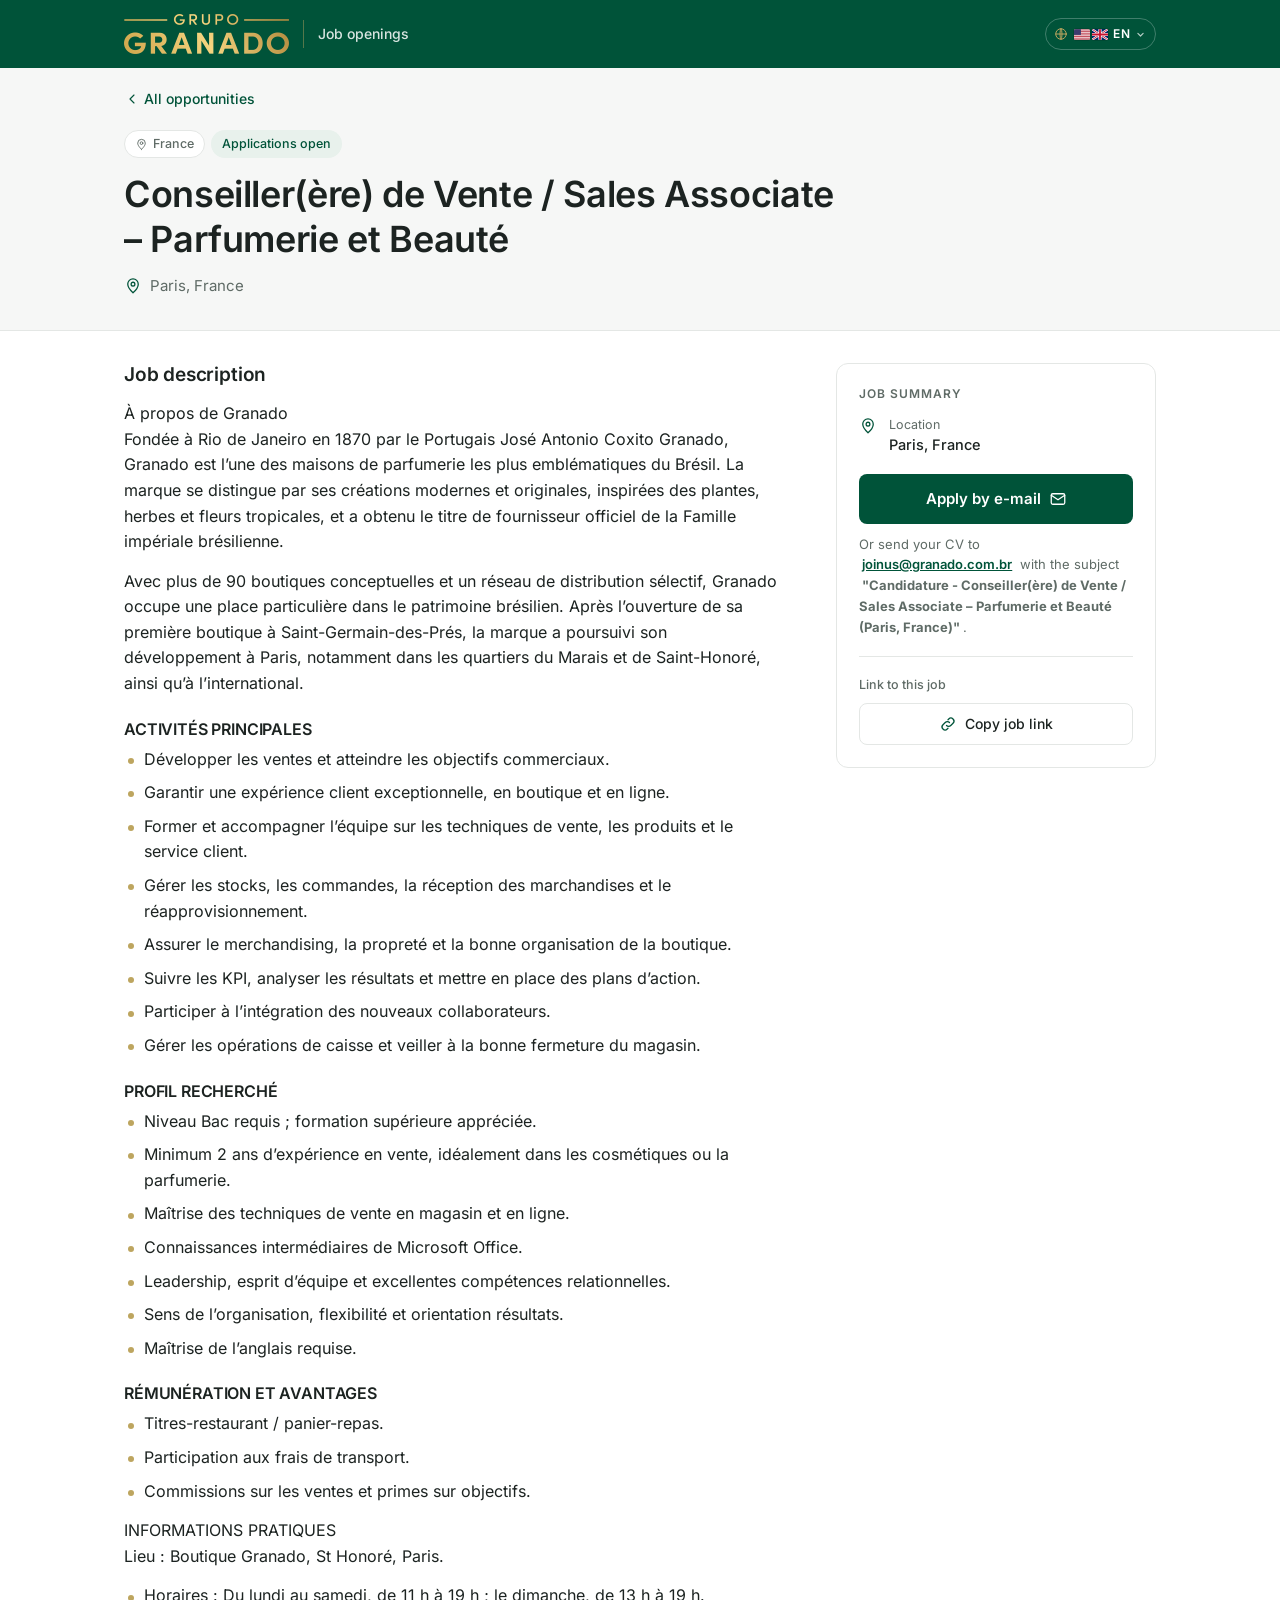
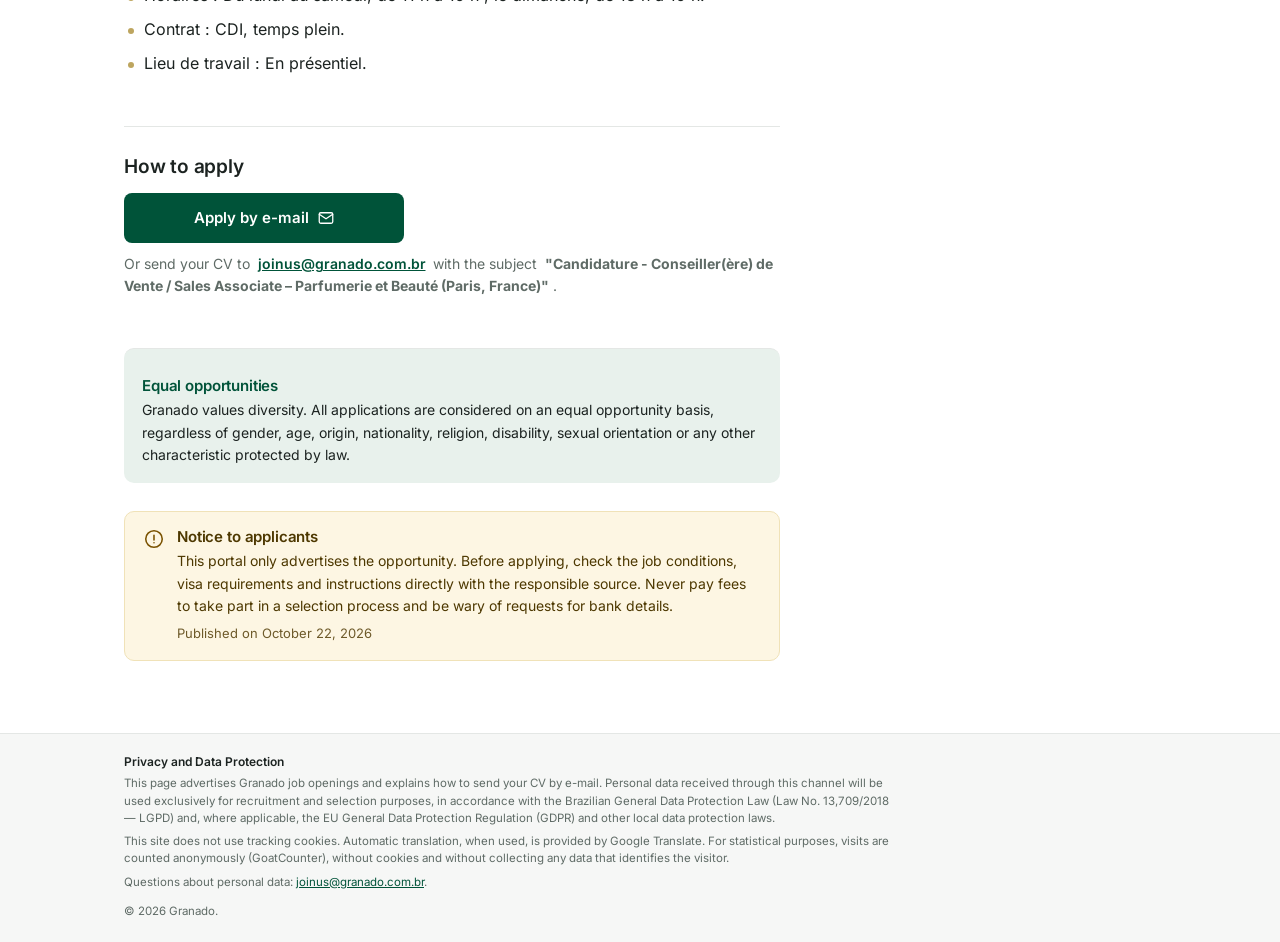
<file: jobs/etg7gf/index.html>
<!doctype html>
<html lang="fr" data-texto="fr">
<head>
<meta charset="utf-8">
<meta name="viewport" content="width=device-width, initial-scale=1">
<title>Conseiller(ère) de Vente / Sales Associate – Parfumerie et Beauté — Paris, France | Granado</title>
<meta name="description" content="Paris, France. À propos de Granado Fondée à Rio de Janeiro en 1870 par le Portugais José Antonio Coxito Granado, Granado est l’une des maisons de parfumer…">
<link rel="canonical" href="https://vagasgranado.github.io/jobs/etg7gf/">
<meta property="og:type" content="article">
<meta property="og:site_name" content="Granado">
<meta property="og:locale" content="fr_FR">
<meta property="og:title" content="Conseiller(ère) de Vente / Sales Associate – Parfumerie et Beauté — Paris, France | Granado">
<meta property="og:description" content="Paris, France. À propos de Granado Fondée à Rio de Janeiro en 1870 par le Portugais José Antonio Coxito Granado, Granado est l’une des maisons de parfumer…">
<meta property="og:url" content="https://vagasgranado.github.io/jobs/etg7gf/">
<meta name="twitter:card" content="summary">
<meta name="twitter:title" content="Conseiller(ère) de Vente / Sales Associate – Parfumerie et Beauté — Paris, France | Granado">
<meta name="twitter:description" content="Paris, France. À propos de Granado Fondée à Rio de Janeiro en 1870 par le Portugais José Antonio Coxito Granado, Granado est l’une des maisons de parfumer…">
<meta name="theme-color" content="#005339">
<link rel="icon" href="../../assets/icone.svg" type="image/svg+xml">
<link rel="preload" href="../../assets/inter-latin.woff2" as="font" type="font/woff2" crossorigin>
<link rel="stylesheet" href="../../assets/estilo.css">
<script type="application/ld+json">{"@context":"https://schema.org/","@type":"JobPosting","title":"Conseiller(ère) de Vente / Sales Associate – Parfumerie et Beauté","description":"\u003cp>À propos de Granado\u003cbr>Fondée à Rio de Janeiro en 1870 par le Portugais José Antonio Coxito Granado, Granado est l’une des maisons de parfumerie les plus emblématiques du Brésil. La marque se distingue par ses créations modernes et originales, inspirées des plantes, herbes et fleurs tropicales, et a obtenu le titre de fournisseur officiel de la Famille impériale brésilienne.\u003c/p>\n\u003cp>Avec plus de 90 boutiques conceptuelles et un réseau de distribution sélectif, Granado occupe une place particulière dans le patrimoine brésilien. Après l’ouverture de sa première boutique à Saint-Germain-des-Prés, la marque a poursuivi son développement à Paris, notamment dans les quartiers du Marais et de Saint-Honoré, ainsi qu’à l’international.\u003c/p>\n\u003ch3>ACTIVITÉS PRINCIPALES\u003c/h3>\u003cul class=\"lista\">\u003cli>Développer les ventes et atteindre les objectifs commerciaux.\u003c/li>\u003cli>Garantir une expérience client exceptionnelle, en boutique et en ligne.\u003c/li>\u003cli>Former et accompagner l’équipe sur les techniques de vente, les produits et le service client.\u003c/li>\u003cli>Gérer les stocks, les commandes, la réception des marchandises et le réapprovisionnement.\u003c/li>\u003cli>Assurer le merchandising, la propreté et la bonne organisation de la boutique.\u003c/li>\u003cli>Suivre les KPI, analyser les résultats et mettre en place des plans d’action.\u003c/li>\u003cli>Participer à l’intégration des nouveaux collaborateurs.\u003c/li>\u003cli>Gérer les opérations de caisse et veiller à la bonne fermeture du magasin.\u003c/li>\u003c/ul>\n\u003ch3>PROFIL RECHERCHÉ\u003c/h3>\u003cul class=\"lista\">\u003cli>Niveau Bac requis ; formation supérieure appréciée.\u003c/li>\u003cli>Minimum 2 ans d’expérience en vente, idéalement dans les cosmétiques ou la parfumerie.\u003c/li>\u003cli>Maîtrise des techniques de vente en magasin et en ligne.\u003c/li>\u003cli>Connaissances intermédiaires de Microsoft Office.\u003c/li>\u003cli>Leadership, esprit d’équipe et excellentes compétences relationnelles.\u003c/li>\u003cli>Sens de l’organisation, flexibilité et orientation résultats.\u003c/li>\u003cli>Maîtrise de l’anglais requise.\u003c/li>\u003c/ul>\n\u003ch3>RÉMUNÉRATION ET AVANTAGES\u003c/h3>\u003cul class=\"lista\">\u003cli>Titres-restaurant / panier-repas.\u003c/li>\u003cli>Participation aux frais de transport.\u003c/li>\u003cli>Commissions sur les ventes et primes sur objectifs.\u003c/li>\u003c/ul>\n\u003cp>INFORMATIONS PRATIQUES\u003cbr>Lieu : Boutique Granado, St Honoré, Paris.\u003c/p>\u003cul class=\"lista\">\u003cli>Horaires : Du lundi au samedi, de 11 h à 19 h ; le dimanche, de 13 h à 19 h.\u003c/li>\u003cli>Contrat : CDI, temps plein.\u003c/li>\u003cli>Lieu de travail : En présentiel.\u003c/li>\u003c/ul>\u003cp>Granado valorise la diversité. Toutes les candidatures sont étudiées dans le respect de l&#39;égalité des chances, sans distinction de genre, d&#39;âge, d&#39;origine, de nationalité, de religion, de handicap, d&#39;orientation sexuelle ou de toute autre caractéristique protégée par la loi.\u003c/p>","identifier":{"@type":"PropertyValue","name":"Granado","value":"etg7gf"},"datePosted":"2026-10-22","hiringOrganization":{"@type":"Organization","name":"Granado","logo":"https://vagasgranado.github.io/assets/marca-grupo-granado.png"},"jobLocation":{"@type":"Place","address":{"@type":"PostalAddress","addressLocality":"Paris","addressCountry":"FR"}},"directApply":false}</script>
</head>
<body>
<a class="pular" href="#conteudo"><span class="notranslate" translate="no" data-t="pular">Aller au contenu</span></a>
<header class="topo">
  <div class="container topo-inner">
    <a class="marca notranslate" translate="no" href="../../index.html">
      <img class="logo" src="../../assets/marca-grupo-granado.png" alt="Grupo Granado" width="165" height="40"><span class="marca-texto"><span class="notranslate" translate="no" data-t="inicioTitulo">Offres d'emploi</span></span>
    </a>
    <nav class="idiomas-site notranslate" translate="no" aria-label="Idioma / Language / Langue">
      <button type="button" class="idioma-atual" aria-haspopup="true" aria-expanded="false" aria-controls="idioma-menu" title="Idioma / Language / Langue">
        <svg class="idioma-globo" viewBox="0 0 24 24" fill="none" stroke="currentColor" stroke-width="1.7" stroke-linecap="round" stroke-linejoin="round" aria-hidden="true"><circle cx="12" cy="12" r="9"/><path d="M3 12h18M12 3c2.5 2.7 2.5 15.3 0 18M12 3c-2.5 2.7-2.5 15.3 0 18"/></svg><span class="idioma-sel"><svg class="bandeira" viewBox="0 0 30 20" aria-hidden="true"><rect width="30" height="20" fill="#fff"/><rect width="10" height="20" fill="#002654"/><rect x="20" width="10" height="20" fill="#ce1126"/></svg>FR</span><svg class="idioma-seta" viewBox="0 0 12 12" aria-hidden="true"><path d="M2.5 4.5 6 8l3.5-3.5" fill="none" stroke="currentColor" stroke-width="1.6" stroke-linecap="round" stroke-linejoin="round"/></svg>
      </button>
      <ul class="idioma-menu" id="idioma-menu" hidden>
        <li><button type="button" data-idioma="pt" data-sigla="PT" lang="pt"><span class="bandeiras"><svg class="bandeira" viewBox="0 0 30 20" aria-hidden="true"><rect width="30" height="20" fill="#009c3b"/><path d="M15 2.5 27 10 15 17.5 3 10z" fill="#ffdf00"/><circle cx="15" cy="10" r="4.3" fill="#002776"/></svg></span><span>Português</span></button></li>
        <li><button type="button" data-idioma="en" data-sigla="EN" lang="en"><span class="bandeiras"><svg class="bandeira" viewBox="0 0 30 20" aria-hidden="true"><rect width="30" height="20" fill="#fff"/><path d="M0 1.54h30M0 4.62h30M0 7.69h30M0 10.77h30M0 13.85h30M0 16.92h30M0 20h30" stroke="#b22234" stroke-width="1.54"/><rect width="13" height="10.77" fill="#3c3b6e"/></svg><svg class="bandeira" viewBox="0 0 30 20" aria-hidden="true"><rect width="30" height="20" fill="#012169"/><path d="M0 0 30 20M30 0 0 20" stroke="#fff" stroke-width="4"/><path d="M0 0 30 20M30 0 0 20" stroke="#c8102e" stroke-width="1.6"/><path d="M15 0v20M0 10h30" stroke="#fff" stroke-width="6"/><path d="M15 0v20M0 10h30" stroke="#c8102e" stroke-width="3.4"/></svg></span><span>English (US / UK)</span></button></li>
        <li><button type="button" data-idioma="es" data-sigla="ES" lang="es"><span class="bandeiras"><svg class="bandeira" viewBox="0 0 30 20" aria-hidden="true"><rect width="30" height="20" fill="#aa151b"/><rect y="5" width="30" height="10" fill="#f1bf00"/></svg></span><span>Español</span></button></li>
        <li><button type="button" data-idioma="fr" data-sigla="FR" lang="fr"><span class="bandeiras"><svg class="bandeira" viewBox="0 0 30 20" aria-hidden="true"><rect width="30" height="20" fill="#fff"/><rect width="10" height="20" fill="#002654"/><rect x="20" width="10" height="20" fill="#ce1126"/></svg></span><span>Français</span></button></li>
        <li><button type="button" data-idioma="it" data-sigla="IT" lang="it"><span class="bandeiras"><svg class="bandeira" viewBox="0 0 30 20" aria-hidden="true"><rect width="30" height="20" fill="#fff"/><rect width="10" height="20" fill="#009246"/><rect x="20" width="10" height="20" fill="#ce2b37"/></svg></span><span>Italiano</span></button></li>
      </ul>
    </nav>
  </div>
  <div id="tradutor" hidden></div>
</header>
<main id="conteudo">




<div class="cabecalho-vaga">
  <div class="container">
    <a class="voltar" href="../../index.html"><svg class="ic" viewBox="0 0 24 24" fill="none" stroke="currentColor" stroke-width="1.7" stroke-linecap="round" stroke-linejoin="round" aria-hidden="true"><path d="M15 18l-6-6 6-6"/></svg> <span class="notranslate" translate="no" data-t="todas">Toutes les opportunités</span></a>
    <div class="etiquetas">
      <span class="etiqueta etiqueta-pais"><svg class="ic" viewBox="0 0 24 24" fill="none" stroke="currentColor" stroke-width="1.7" stroke-linecap="round" stroke-linejoin="round" aria-hidden="true"><path d="M12 21s-7-6.2-7-11.5A7 7 0 0 1 19 9.5C19 14.8 12 21 12 21z"/><circle cx="12" cy="9.5" r="2.5"/></svg> France</span>
      
      <span class="etiqueta etiqueta-aberta"><span class="notranslate" translate="no" data-t="etqAberta">Candidatures ouvertes</span></span>
    </div>
    <h1>Conseiller(ère) de Vente / Sales Associate – Parfumerie et Beauté</h1>
    
    <p class="subtitulo-local"><svg class="ic" viewBox="0 0 24 24" fill="none" stroke="currentColor" stroke-width="1.7" stroke-linecap="round" stroke-linejoin="round" aria-hidden="true"><path d="M12 21s-7-6.2-7-11.5A7 7 0 0 1 19 9.5C19 14.8 12 21 12 21z"/><circle cx="12" cy="9.5" r="2.5"/></svg> Paris, France</p>
  </div>
</div>

<div class="container grade-vaga">
  <article class="conteudo-vaga">
    <section class="secao" id="descricao"><h2><span class="notranslate" translate="no" data-t="descricao">Description du poste</span></h2><div class="texto-livre"><p>À propos de <span class="notranslate" translate="no">Granado</span><br>Fondée à Rio de Janeiro en 1870 par le Portugais José Antonio Coxito <span class="notranslate" translate="no">Granado</span>, <span class="notranslate" translate="no">Granado</span> est l’une des maisons de parfumerie les plus emblématiques du Brésil. La marque se distingue par ses créations modernes et originales, inspirées des plantes, herbes et fleurs tropicales, et a obtenu le titre de fournisseur officiel de la Famille impériale brésilienne.</p>
<p>Avec plus de 90 boutiques conceptuelles et un réseau de distribution sélectif, <span class="notranslate" translate="no">Granado</span> occupe une place particulière dans le patrimoine brésilien. Après l’ouverture de sa première boutique à Saint-Germain-des-Prés, la marque a poursuivi son développement à Paris, notamment dans les quartiers du Marais et de Saint-Honoré, ainsi qu’à l’international.</p>
<h3>ACTIVITÉS PRINCIPALES</h3><ul class="lista"><li>Développer les ventes et atteindre les objectifs commerciaux.</li><li>Garantir une expérience client exceptionnelle, en boutique et en ligne.</li><li>Former et accompagner l’équipe sur les techniques de vente, les produits et le service client.</li><li>Gérer les stocks, les commandes, la réception des marchandises et le réapprovisionnement.</li><li>Assurer le merchandising, la propreté et la bonne organisation de la boutique.</li><li>Suivre les KPI, analyser les résultats et mettre en place des plans d’action.</li><li>Participer à l’intégration des nouveaux collaborateurs.</li><li>Gérer les opérations de caisse et veiller à la bonne fermeture du magasin.</li></ul>
<h3>PROFIL RECHERCHÉ</h3><ul class="lista"><li>Niveau Bac requis ; formation supérieure appréciée.</li><li>Minimum 2 ans d’expérience en vente, idéalement dans les cosmétiques ou la parfumerie.</li><li>Maîtrise des techniques de vente en magasin et en ligne.</li><li>Connaissances intermédiaires de Microsoft Office.</li><li>Leadership, esprit d’équipe et excellentes compétences relationnelles.</li><li>Sens de l’organisation, flexibilité et orientation résultats.</li><li>Maîtrise de l’anglais requise.</li></ul>
<h3>RÉMUNÉRATION ET AVANTAGES</h3><ul class="lista"><li>Titres-restaurant / panier-repas.</li><li>Participation aux frais de transport.</li><li>Commissions sur les ventes et primes sur objectifs.</li></ul>
<p>INFORMATIONS PRATIQUES<br>Lieu : Boutique <span class="notranslate" translate="no">Granado</span>, St Honoré, Paris.</p><ul class="lista"><li>Horaires : Du lundi au samedi, de 11 h à 19 h ; le dimanche, de 13 h à 19 h.</li><li>Contrat : CDI, temps plein.</li><li>Lieu de travail : En présentiel.</li></ul></div></section>
    
    
    
    
    
    
    
    
    <section class="secao" id="candidatura"><h2><span class="notranslate" translate="no" data-t="comoCandidatar">Comment postuler</span></h2>
           
           <a class="botao botao-principal" data-candidatura href="mailto:joinus@granado.com.br?subject=Candidature%20-%20Conseiller(%C3%A8re)%20de%20Vente%20%2F%20Sales%20Associate%20%E2%80%93%20Parfumerie%20et%20Beaut%C3%A9%20(Paris%2C%20France)"><span class="notranslate" translate="no" data-t="candEmail">Postuler par e-mail</span> <svg class="ic" viewBox="0 0 24 24" fill="none" stroke="currentColor" stroke-width="1.7" stroke-linecap="round" stroke-linejoin="round" aria-hidden="true"><rect x="3" y="5" width="18" height="14" rx="2"/><path d="M3 7l9 6 9-6"/></svg></a><p class="email-cand notranslate" translate="no" data-candidatura data-t-modelo="ouEnvie">Ou envoyez votre CV à <a class="notranslate fixo" translate="no" href="mailto:joinus@granado.com.br?subject=Candidature%20-%20Conseiller(%C3%A8re)%20de%20Vente%20%2F%20Sales%20Associate%20%E2%80%93%20Parfumerie%20et%20Beaut%C3%A9%20(Paris%2C%20France)">joinus@granado.com.br</a> avec l'objet <strong class="notranslate fixo" translate="no">"Candidature - Conseiller(ère) de Vente / Sales Associate – Parfumerie et Beauté (Paris, France)"</strong>.</p></section>

    <section class="secao igualdade" id="igualdade"><h2><span class="notranslate" translate="no" data-t="igualdadeTitulo">Égalité des chances</span></h2><p><span class="notranslate" translate="no" data-t="igualdadeTexto">Granado valorise la diversité. Toutes les candidatures sont étudiées dans le respect de l'égalité des chances, sans distinction de genre, d'âge, d'origine, de nationalité, de religion, de handicap, d'orientation sexuelle ou de toute autre caractéristique protégée par la loi.</span></p></section>

    <aside class="aviso" role="note">
      <svg class="ic" viewBox="0 0 24 24" fill="none" stroke="currentColor" stroke-width="1.7" stroke-linecap="round" stroke-linejoin="round" aria-hidden="true"><circle cx="12" cy="12" r="9"/><path d="M12 8v5M12 16h.01"/></svg>
      <div>
        <h2><span class="notranslate" translate="no" data-t="avisoTitulo">Avis aux candidats</span></h2>
        <p><span class="notranslate" translate="no" data-t="avisoTexto">Ce portail se limite à diffuser l'offre. Avant de postuler, vérifiez les conditions, les exigences de visa et les instructions directement auprès de la source responsable. Ne payez jamais pour participer à un recrutement et méfiez-vous des demandes de coordonnées bancaires.</span></p>
        
        <p class="fonte"><span class="notranslate" translate="no" data-t="publicado">Publié le</span> <span class="notranslate" translate="no" data-data="2026-10-22">22 octobre 2026</span></p>
      </div>
    </aside>
  </article>

  <aside class="lateral">
    <div class="cartao-resumo">
      <h2><span class="notranslate" translate="no" data-t="resumo">Résumé de l'offre</span></h2>
      <dl>
        <div class="item-resumo"><svg class="ic" viewBox="0 0 24 24" fill="none" stroke="currentColor" stroke-width="1.7" stroke-linecap="round" stroke-linejoin="round" aria-hidden="true"><path d="M12 21s-7-6.2-7-11.5A7 7 0 0 1 19 9.5C19 14.8 12 21 12 21z"/><circle cx="12" cy="9.5" r="2.5"/></svg><div><dt><span class="notranslate" translate="no" data-t="local">Lieu</span></dt><dd>Paris, France</dd></div></div>
      </dl>
      <a class="botao botao-principal" data-candidatura href="mailto:joinus@granado.com.br?subject=Candidature%20-%20Conseiller(%C3%A8re)%20de%20Vente%20%2F%20Sales%20Associate%20%E2%80%93%20Parfumerie%20et%20Beaut%C3%A9%20(Paris%2C%20France)"><span class="notranslate" translate="no" data-t="candEmail">Postuler par e-mail</span> <svg class="ic" viewBox="0 0 24 24" fill="none" stroke="currentColor" stroke-width="1.7" stroke-linecap="round" stroke-linejoin="round" aria-hidden="true"><rect x="3" y="5" width="18" height="14" rx="2"/><path d="M3 7l9 6 9-6"/></svg></a><p class="email-cand notranslate" translate="no" data-candidatura data-t-modelo="ouEnvie">Ou envoyez votre CV à <a class="notranslate fixo" translate="no" href="mailto:joinus@granado.com.br?subject=Candidature%20-%20Conseiller(%C3%A8re)%20de%20Vente%20%2F%20Sales%20Associate%20%E2%80%93%20Parfumerie%20et%20Beaut%C3%A9%20(Paris%2C%20France)">joinus@granado.com.br</a> avec l'objet <strong class="notranslate fixo" translate="no">"Candidature - Conseiller(ère) de Vente / Sales Associate – Parfumerie et Beauté (Paris, France)"</strong>.</p>
      <div class="compartilhar">
        <p><span class="notranslate" translate="no" data-t="linkVaga">Lien de cette offre</span></p>
        <div class="botoes-compartilhar">
          <button type="button" class="botao botao-secundario" data-copiar="https://vagasgranado.github.io/jobs/etg7gf/" data-copiado="Lien copié !"><svg class="ic" viewBox="0 0 24 24" fill="none" stroke="currentColor" stroke-width="1.7" stroke-linecap="round" stroke-linejoin="round" aria-hidden="true"><path d="M10 14a4 4 0 0 0 5.7 0l3-3a4 4 0 0 0-5.7-5.7l-1 1M14 10a4 4 0 0 0-5.7 0l-3 3a4 4 0 0 0 5.7 5.7l1-1"/></svg> <span class="notranslate" translate="no" data-t="copiar">Copier le lien de l'offre</span></button>
        </div>
      </div>
    </div>
  </aside>
</div>
<div class="barra-movel" data-candidatura><a class="botao botao-principal" href="mailto:joinus@granado.com.br?subject=Candidature%20-%20Conseiller(%C3%A8re)%20de%20Vente%20%2F%20Sales%20Associate%20%E2%80%93%20Parfumerie%20et%20Beaut%C3%A9%20(Paris%2C%20France)"><span class="notranslate" translate="no" data-t="candEmail">Postuler par e-mail</span> <svg class="ic" viewBox="0 0 24 24" fill="none" stroke="currentColor" stroke-width="1.7" stroke-linecap="round" stroke-linejoin="round" aria-hidden="true"><rect x="3" y="5" width="18" height="14" rx="2"/><path d="M3 7l9 6 9-6"/></svg></a></div>

</main>
<footer class="rodape">
  <div class="container">
    <div class="privacidade">
      <h2><span class="notranslate" translate="no" data-t="privTitulo">Confidentialité et protection des données</span></h2>
      <p><span class="notranslate" translate="no" data-t="privTexto">Cette page présente les offres d'emploi de Granado et indique comment envoyer votre CV par e-mail. Les données personnelles reçues par ce canal seront utilisées exclusivement à des fins de recrutement, conformément à la loi brésilienne sur la protection des données (loi n° 13.709/2018 — LGPD) et, le cas échéant, au Règlement général sur la protection des données de l'Union européenne (RGPD) et aux autres lois locales sur la protection des données.</span></p>
      <p><span class="notranslate" translate="no" data-t="privCookies">Ce site n'utilise pas de cookies de suivi. La traduction automatique, lorsqu'elle est utilisée, est fournie par Google Traduction.</span> <span class="notranslate" translate="no" data-t="privContagem">À des fins statistiques, les visites sont comptées de manière anonyme (GoatCounter), sans cookies et sans collecter de données permettant d'identifier le visiteur.</span></p>
      <p><span class="notranslate" translate="no" data-t="privContato">Questions sur les données personnelles :</span> <a class="notranslate" translate="no" href="mailto:joinus@granado.com.br">joinus@granado.com.br</a>.</p>
    </div>
    <p class="direitos">© 2026 Granado.</p>
  </div>
</footer>
<script src="../../assets/textos.js" defer></script>
<script src="../../assets/site.js" defer></script>
<script data-goatcounter="https://vagasgranado.goatcounter.com/count" src="../../assets/contador.js" async></script>
</body>
</html>
</file>
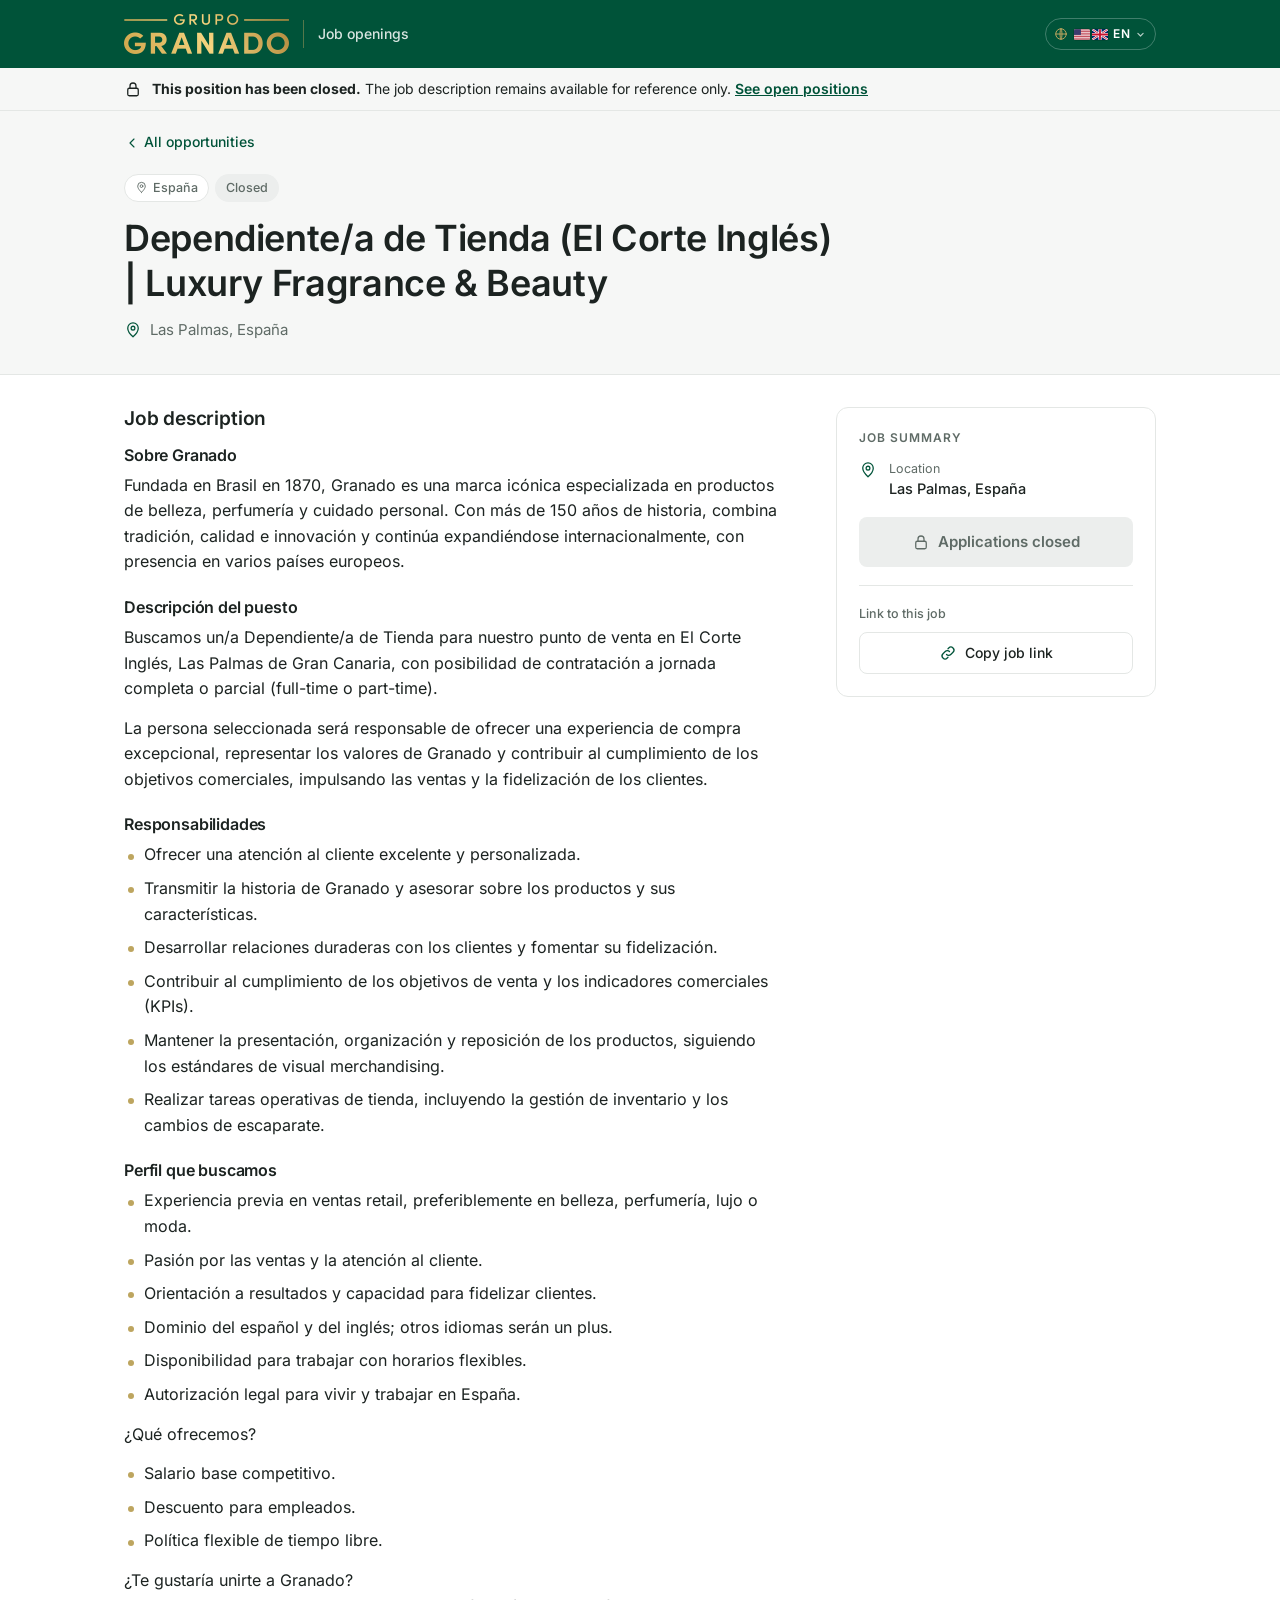
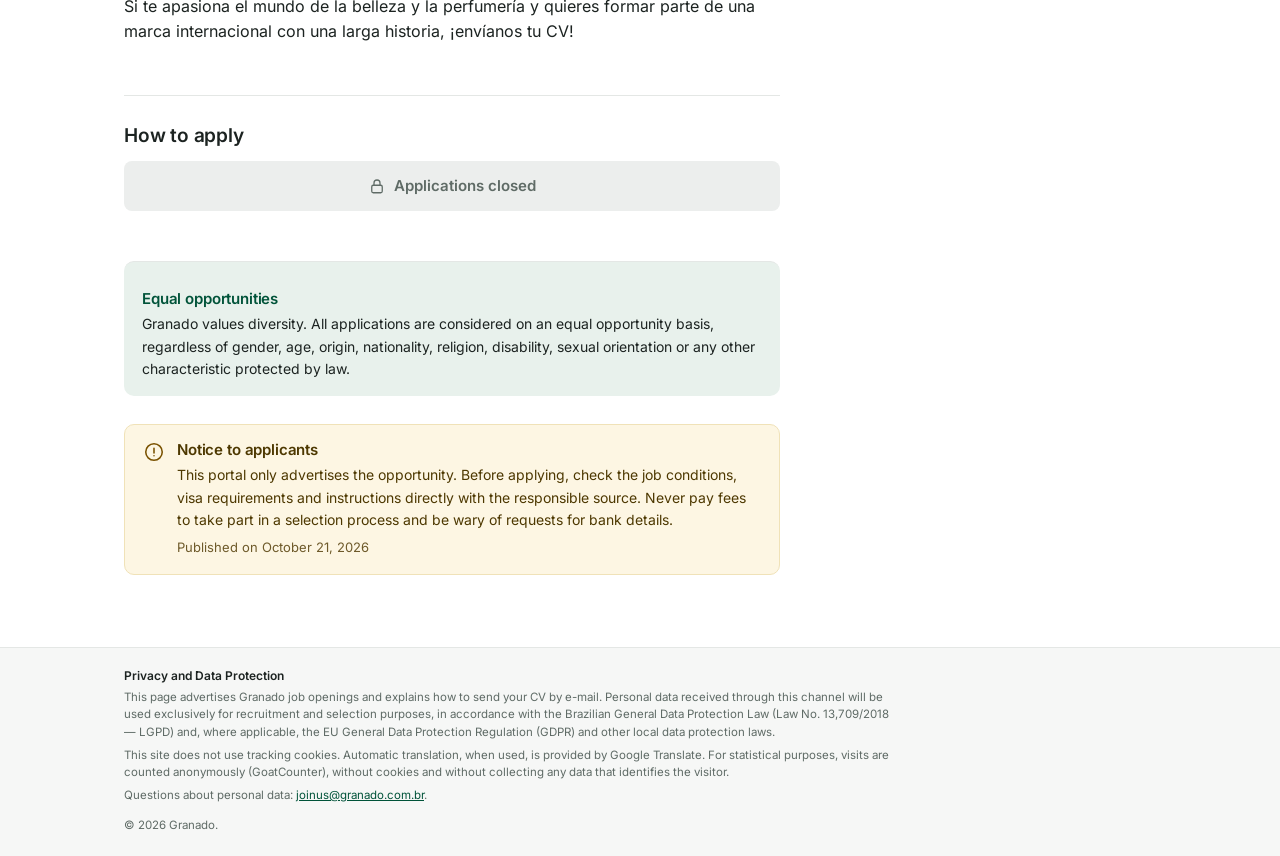
<file: jobs/gzc3fr/index.html>
<!doctype html>
<html lang="es" data-texto="es">
<head>
<meta charset="utf-8">
<meta name="viewport" content="width=device-width, initial-scale=1">
<title>[Cerrada] Dependiente/a de Tienda (El Corte Inglés) | Luxury Fragrance &amp; Beauty — Las Palmas, España | Granado</title>
<meta name="description" content="Las Palmas, España. Sobre Granado: Fundada en Brasil en 1870, Granado es una marca icónica especializada en productos de belleza, perfumería y cuidado per…">
<meta name="robots" content="noindex">
<link rel="canonical" href="https://vagasgranado.github.io/jobs/gzc3fr/">
<meta property="og:type" content="article">
<meta property="og:site_name" content="Granado">
<meta property="og:locale" content="es_ES">
<meta property="og:title" content="[Cerrada] Dependiente/a de Tienda (El Corte Inglés) | Luxury Fragrance &amp; Beauty — Las Palmas, España | Granado">
<meta property="og:description" content="Las Palmas, España. Sobre Granado: Fundada en Brasil en 1870, Granado es una marca icónica especializada en productos de belleza, perfumería y cuidado per…">
<meta property="og:url" content="https://vagasgranado.github.io/jobs/gzc3fr/">
<meta name="twitter:card" content="summary">
<meta name="twitter:title" content="[Cerrada] Dependiente/a de Tienda (El Corte Inglés) | Luxury Fragrance &amp; Beauty — Las Palmas, España | Granado">
<meta name="twitter:description" content="Las Palmas, España. Sobre Granado: Fundada en Brasil en 1870, Granado es una marca icónica especializada en productos de belleza, perfumería y cuidado per…">
<meta name="theme-color" content="#005339">
<link rel="icon" href="../../assets/icone.svg" type="image/svg+xml">
<link rel="preload" href="../../assets/inter-latin.woff2" as="font" type="font/woff2" crossorigin>
<link rel="stylesheet" href="../../assets/estilo.css">
</head>
<body>
<a class="pular" href="#conteudo"><span class="notranslate" translate="no" data-t="pular">Saltar al contenido</span></a>
<header class="topo">
  <div class="container topo-inner">
    <a class="marca notranslate" translate="no" href="../../index.html">
      <img class="logo" src="../../assets/marca-grupo-granado.png" alt="Grupo Granado" width="165" height="40"><span class="marca-texto"><span class="notranslate" translate="no" data-t="inicioTitulo">Vacantes</span></span>
    </a>
    <nav class="idiomas-site notranslate" translate="no" aria-label="Idioma / Language / Langue">
      <button type="button" class="idioma-atual" aria-haspopup="true" aria-expanded="false" aria-controls="idioma-menu" title="Idioma / Language / Langue">
        <svg class="idioma-globo" viewBox="0 0 24 24" fill="none" stroke="currentColor" stroke-width="1.7" stroke-linecap="round" stroke-linejoin="round" aria-hidden="true"><circle cx="12" cy="12" r="9"/><path d="M3 12h18M12 3c2.5 2.7 2.5 15.3 0 18M12 3c-2.5 2.7-2.5 15.3 0 18"/></svg><span class="idioma-sel"><svg class="bandeira" viewBox="0 0 30 20" aria-hidden="true"><rect width="30" height="20" fill="#aa151b"/><rect y="5" width="30" height="10" fill="#f1bf00"/></svg>ES</span><svg class="idioma-seta" viewBox="0 0 12 12" aria-hidden="true"><path d="M2.5 4.5 6 8l3.5-3.5" fill="none" stroke="currentColor" stroke-width="1.6" stroke-linecap="round" stroke-linejoin="round"/></svg>
      </button>
      <ul class="idioma-menu" id="idioma-menu" hidden>
        <li><button type="button" data-idioma="pt" data-sigla="PT" lang="pt"><span class="bandeiras"><svg class="bandeira" viewBox="0 0 30 20" aria-hidden="true"><rect width="30" height="20" fill="#009c3b"/><path d="M15 2.5 27 10 15 17.5 3 10z" fill="#ffdf00"/><circle cx="15" cy="10" r="4.3" fill="#002776"/></svg></span><span>Português</span></button></li>
        <li><button type="button" data-idioma="en" data-sigla="EN" lang="en"><span class="bandeiras"><svg class="bandeira" viewBox="0 0 30 20" aria-hidden="true"><rect width="30" height="20" fill="#fff"/><path d="M0 1.54h30M0 4.62h30M0 7.69h30M0 10.77h30M0 13.85h30M0 16.92h30M0 20h30" stroke="#b22234" stroke-width="1.54"/><rect width="13" height="10.77" fill="#3c3b6e"/></svg><svg class="bandeira" viewBox="0 0 30 20" aria-hidden="true"><rect width="30" height="20" fill="#012169"/><path d="M0 0 30 20M30 0 0 20" stroke="#fff" stroke-width="4"/><path d="M0 0 30 20M30 0 0 20" stroke="#c8102e" stroke-width="1.6"/><path d="M15 0v20M0 10h30" stroke="#fff" stroke-width="6"/><path d="M15 0v20M0 10h30" stroke="#c8102e" stroke-width="3.4"/></svg></span><span>English (US / UK)</span></button></li>
        <li><button type="button" data-idioma="es" data-sigla="ES" lang="es"><span class="bandeiras"><svg class="bandeira" viewBox="0 0 30 20" aria-hidden="true"><rect width="30" height="20" fill="#aa151b"/><rect y="5" width="30" height="10" fill="#f1bf00"/></svg></span><span>Español</span></button></li>
        <li><button type="button" data-idioma="fr" data-sigla="FR" lang="fr"><span class="bandeiras"><svg class="bandeira" viewBox="0 0 30 20" aria-hidden="true"><rect width="30" height="20" fill="#fff"/><rect width="10" height="20" fill="#002654"/><rect x="20" width="10" height="20" fill="#ce1126"/></svg></span><span>Français</span></button></li>
        <li><button type="button" data-idioma="it" data-sigla="IT" lang="it"><span class="bandeiras"><svg class="bandeira" viewBox="0 0 30 20" aria-hidden="true"><rect width="30" height="20" fill="#fff"/><rect width="10" height="20" fill="#009246"/><rect x="20" width="10" height="20" fill="#ce2b37"/></svg></span><span>Italiano</span></button></li>
      </ul>
    </nav>
  </div>
  <div id="tradutor" hidden></div>
</header>
<main id="conteudo">


<div class="faixa faixa-encerrada" role="status"><div class="container"><svg class="ic" viewBox="0 0 24 24" fill="none" stroke="currentColor" stroke-width="1.7" stroke-linecap="round" stroke-linejoin="round" aria-hidden="true"><rect x="5" y="11" width="14" height="10" rx="2"/><path d="M8 11V8a4 4 0 0 1 8 0v3"/></svg> <span><strong><span class="notranslate" translate="no" data-t="encTitulo">Esta vacante ha sido cerrada.</span></strong> <span class="notranslate" translate="no" data-t="encTexto">La descripción sigue disponible solo para consulta.</span> <a href="../../index.html"><span class="notranslate" translate="no" data-t="verAbertas">Ver vacantes abiertas</span></a></span></div></div>

<div class="cabecalho-vaga">
  <div class="container">
    <a class="voltar" href="../../index.html"><svg class="ic" viewBox="0 0 24 24" fill="none" stroke="currentColor" stroke-width="1.7" stroke-linecap="round" stroke-linejoin="round" aria-hidden="true"><path d="M15 18l-6-6 6-6"/></svg> <span class="notranslate" translate="no" data-t="todas">Todas las oportunidades</span></a>
    <div class="etiquetas">
      <span class="etiqueta etiqueta-pais"><svg class="ic" viewBox="0 0 24 24" fill="none" stroke="currentColor" stroke-width="1.7" stroke-linecap="round" stroke-linejoin="round" aria-hidden="true"><path d="M12 21s-7-6.2-7-11.5A7 7 0 0 1 19 9.5C19 14.8 12 21 12 21z"/><circle cx="12" cy="9.5" r="2.5"/></svg> España</span>
      
      <span class="etiqueta etiqueta-encerrada"><span class="notranslate" translate="no" data-t="etqEncerrada">Cerrada</span></span>
    </div>
    <h1>Dependiente/a de Tienda (El Corte Inglés) | Luxury Fragrance &amp; Beauty</h1>
    
    <p class="subtitulo-local"><svg class="ic" viewBox="0 0 24 24" fill="none" stroke="currentColor" stroke-width="1.7" stroke-linecap="round" stroke-linejoin="round" aria-hidden="true"><path d="M12 21s-7-6.2-7-11.5A7 7 0 0 1 19 9.5C19 14.8 12 21 12 21z"/><circle cx="12" cy="9.5" r="2.5"/></svg> Las Palmas, España</p>
  </div>
</div>

<div class="container grade-vaga">
  <article class="conteudo-vaga">
    <section class="secao" id="descricao"><h2><span class="notranslate" translate="no" data-t="descricao">Descripción del puesto</span></h2><div class="texto-livre"><h3>Sobre <span class="notranslate" translate="no">Granado</span></h3>
<p>Fundada en Brasil en 1870, <span class="notranslate" translate="no">Granado</span> es una marca icónica especializada en productos de belleza, perfumería y cuidado personal. Con más de 150 años de historia, combina tradición, calidad e innovación y continúa expandiéndose internacionalmente, con presencia en varios países europeos.</p>
<h3>Descripción del puesto</h3><p>Buscamos un/a Dependiente/a de Tienda para nuestro punto de venta en El Corte Inglés, Las Palmas de Gran Canaria, con posibilidad de contratación a jornada completa o parcial (full-time o part-time).</p>
<p>La persona seleccionada será responsable de ofrecer una experiencia de compra excepcional, representar los valores de <span class="notranslate" translate="no">Granado</span> y contribuir al cumplimiento de los objetivos comerciales, impulsando las ventas y la fidelización de los clientes.</p>
<h3>Responsabilidades</h3><ul class="lista"><li>Ofrecer una atención al cliente excelente y personalizada.</li><li>Transmitir la historia de <span class="notranslate" translate="no">Granado</span> y asesorar sobre los productos y sus características.</li><li>Desarrollar relaciones duraderas con los clientes y fomentar su fidelización.</li><li>Contribuir al cumplimiento de los objetivos de venta y los indicadores comerciales (KPIs).</li><li>Mantener la presentación, organización y reposición de los productos, siguiendo los estándares de visual merchandising.</li><li>Realizar tareas operativas de tienda, incluyendo la gestión de inventario y los cambios de escaparate.</li></ul>
<h3>Perfil que buscamos</h3><ul class="lista"><li>Experiencia previa en ventas retail, preferiblemente en belleza, perfumería, lujo o moda.</li><li>Pasión por las ventas y la atención al cliente.</li><li>Orientación a resultados y capacidad para fidelizar clientes.</li><li>Dominio del español y del inglés; otros idiomas serán un plus.</li><li>Disponibilidad para trabajar con horarios flexibles.</li><li>Autorización legal para vivir y trabajar en España.</li></ul>
<p>¿Qué ofrecemos?</p><ul class="lista"><li>Salario base competitivo.</li><li>Descuento para empleados.</li><li>Política flexible de tiempo libre.</li></ul>
<p>¿Te gustaría unirte a <span class="notranslate" translate="no">Granado</span>?<br>Si te apasiona el mundo de la belleza y la perfumería y quieres formar parte de una marca internacional con una larga historia, ¡envíanos tu CV!</p></div></section>
    
    
    
    
    
    
    
    
    <section class="secao" id="candidatura"><h2><span class="notranslate" translate="no" data-t="comoCandidatar">Cómo postularse</span></h2>
           
           <p class="botao botao-desativado" aria-disabled="true"><svg class="ic" viewBox="0 0 24 24" fill="none" stroke="currentColor" stroke-width="1.7" stroke-linecap="round" stroke-linejoin="round" aria-hidden="true"><rect x="5" y="11" width="14" height="10" rx="2"/><path d="M8 11V8a4 4 0 0 1 8 0v3"/></svg> <span class="notranslate" translate="no" data-t="candEncerradas">Candidaturas cerradas</span></p></section>

    <section class="secao igualdade" id="igualdade"><h2><span class="notranslate" translate="no" data-t="igualdadeTitulo">Igualdad de oportunidades</span></h2><p><span class="notranslate" translate="no" data-t="igualdadeTexto">Granado valora la diversidad. Todas las candidaturas se evalúan con igualdad de oportunidades, sin distinción de género, edad, origen, nacionalidad, religión, discapacidad, orientación sexual o cualquier otra característica protegida por la ley.</span></p></section>

    <aside class="aviso" role="note">
      <svg class="ic" viewBox="0 0 24 24" fill="none" stroke="currentColor" stroke-width="1.7" stroke-linecap="round" stroke-linejoin="round" aria-hidden="true"><circle cx="12" cy="12" r="9"/><path d="M12 8v5M12 16h.01"/></svg>
      <div>
        <h2><span class="notranslate" translate="no" data-t="avisoTitulo">Aviso al candidato</span></h2>
        <p><span class="notranslate" translate="no" data-t="avisoTexto">Este portal solo divulga la oportunidad. Antes de postularte, verifica las condiciones, los requisitos de visado y las instrucciones directamente con la fuente responsable. Nunca pagues tasas para participar en procesos de selección y desconfía de solicitudes de datos bancarios.</span></p>
        
        <p class="fonte"><span class="notranslate" translate="no" data-t="publicado">Publicado el</span> <span class="notranslate" translate="no" data-data="2026-10-21">21 de octubre de 2026</span></p>
      </div>
    </aside>
  </article>

  <aside class="lateral">
    <div class="cartao-resumo">
      <h2><span class="notranslate" translate="no" data-t="resumo">Resumen de la vacante</span></h2>
      <dl>
        <div class="item-resumo"><svg class="ic" viewBox="0 0 24 24" fill="none" stroke="currentColor" stroke-width="1.7" stroke-linecap="round" stroke-linejoin="round" aria-hidden="true"><path d="M12 21s-7-6.2-7-11.5A7 7 0 0 1 19 9.5C19 14.8 12 21 12 21z"/><circle cx="12" cy="9.5" r="2.5"/></svg><div><dt><span class="notranslate" translate="no" data-t="local">Ubicación</span></dt><dd>Las Palmas, España</dd></div></div>
      </dl>
      <p class="botao botao-desativado" aria-disabled="true"><svg class="ic" viewBox="0 0 24 24" fill="none" stroke="currentColor" stroke-width="1.7" stroke-linecap="round" stroke-linejoin="round" aria-hidden="true"><rect x="5" y="11" width="14" height="10" rx="2"/><path d="M8 11V8a4 4 0 0 1 8 0v3"/></svg> <span class="notranslate" translate="no" data-t="candEncerradas">Candidaturas cerradas</span></p>
      <div class="compartilhar">
        <p><span class="notranslate" translate="no" data-t="linkVaga">Enlace de esta vacante</span></p>
        <div class="botoes-compartilhar">
          <button type="button" class="botao botao-secundario" data-copiar="https://vagasgranado.github.io/jobs/gzc3fr/" data-copiado="¡Enlace copiado!"><svg class="ic" viewBox="0 0 24 24" fill="none" stroke="currentColor" stroke-width="1.7" stroke-linecap="round" stroke-linejoin="round" aria-hidden="true"><path d="M10 14a4 4 0 0 0 5.7 0l3-3a4 4 0 0 0-5.7-5.7l-1 1M14 10a4 4 0 0 0-5.7 0l-3 3a4 4 0 0 0 5.7 5.7l1-1"/></svg> <span class="notranslate" translate="no" data-t="copiar">Copiar enlace de la vacante</span></button>
        </div>
      </div>
    </div>
  </aside>
</div>


</main>
<footer class="rodape">
  <div class="container">
    <div class="privacidade">
      <h2><span class="notranslate" translate="no" data-t="privTitulo">Privacidad y Protección de Datos</span></h2>
      <p><span class="notranslate" translate="no" data-t="privTexto">Esta página publica vacantes de Granado e indica cómo enviar el currículum por correo electrónico. Los datos personales recibidos por este medio se utilizarán exclusivamente con fines de reclutamiento y selección, de acuerdo con la Ley General de Protección de Datos de Brasil (Ley n.º 13.709/2018 — LGPD) y, cuando corresponda, el Reglamento General de Protección de Datos de la Unión Europea (RGPD) y demás leyes locales de protección de datos.</span></p>
      <p><span class="notranslate" translate="no" data-t="privCookies">Este sitio no utiliza cookies de seguimiento. La traducción automática, cuando se utiliza, la proporciona Google Traductor.</span> <span class="notranslate" translate="no" data-t="privContagem">Con fines estadísticos, contamos las visitas de forma anónima (GoatCounter), sin cookies y sin recopilar datos que identifiquen al visitante.</span></p>
      <p><span class="notranslate" translate="no" data-t="privContato">Dudas sobre datos personales:</span> <a class="notranslate" translate="no" href="mailto:joinus@granado.com.br">joinus@granado.com.br</a>.</p>
    </div>
    <p class="direitos">© 2026 Granado.</p>
  </div>
</footer>
<script src="../../assets/textos.js" defer></script>
<script src="../../assets/site.js" defer></script>
</body>
</html>
</file>
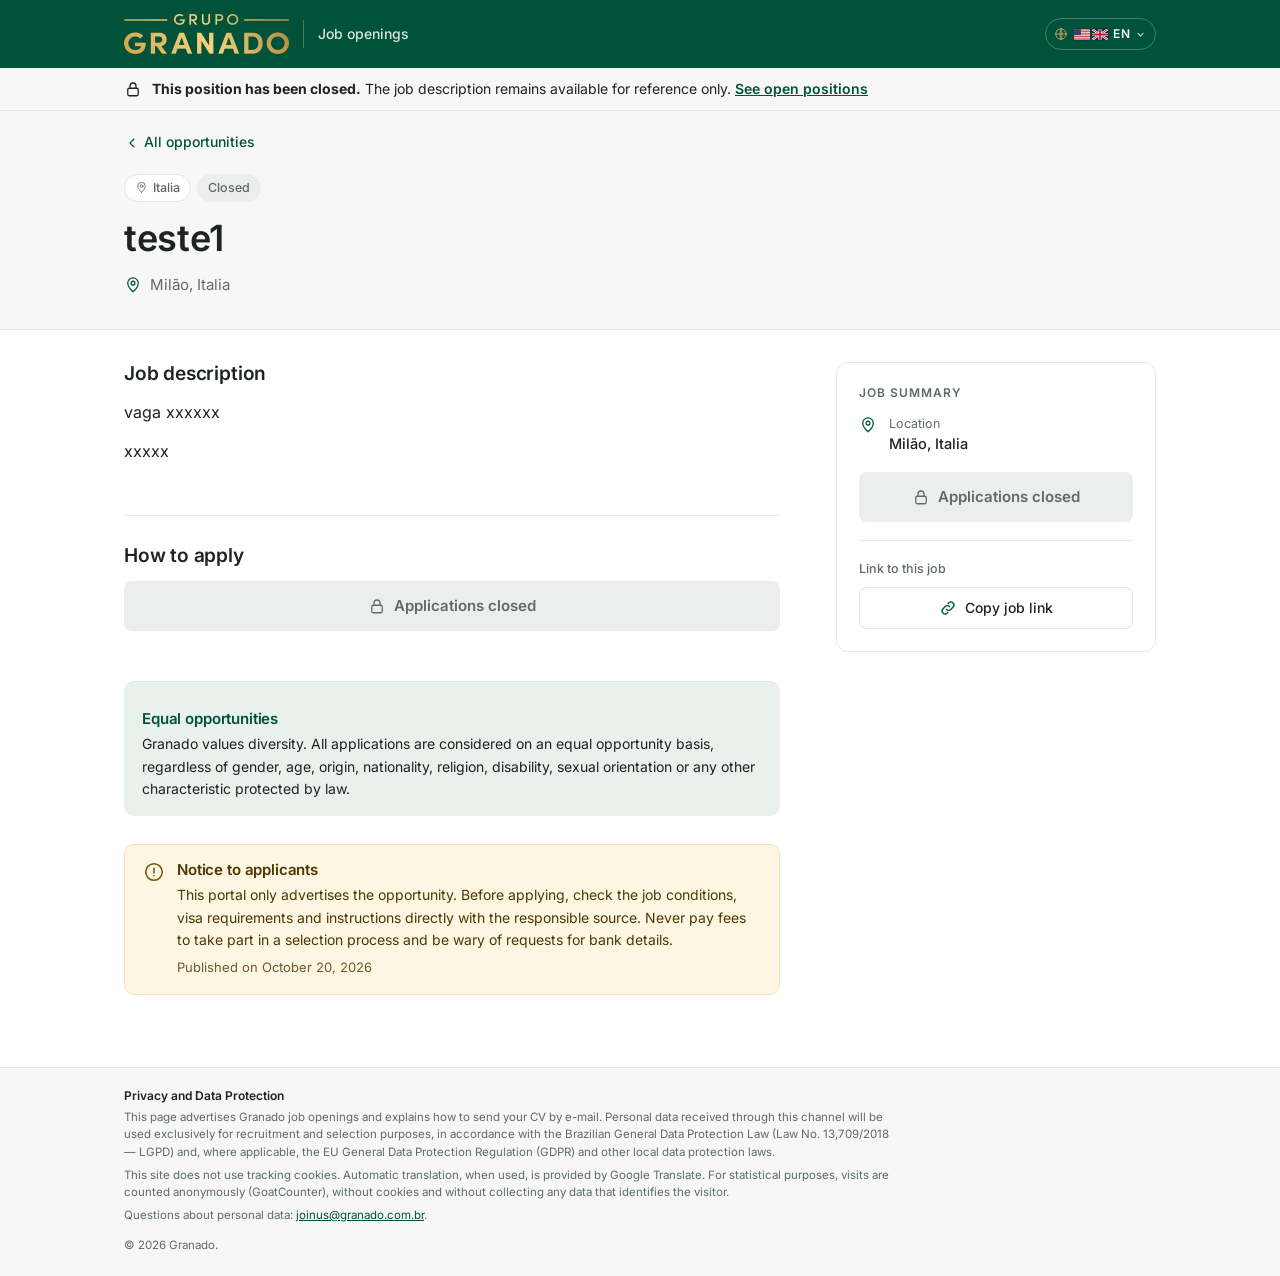
<file: jobs/kprzfa/index.html>
<!doctype html>
<html lang="pt-BR">
<head>
<meta charset="utf-8">
<meta name="viewport" content="width=device-width, initial-scale=1">
<title>[Encerrada] teste1 — Milão, Italia | Granado</title>
<meta name="description" content="Milão, Italia. vaga xxxxxx xxxxx">
<meta name="robots" content="noindex">
<link rel="canonical" href="https://vagasgranado.github.io/jobs/kprzfa/">
<meta property="og:type" content="article">
<meta property="og:site_name" content="Granado">
<meta property="og:locale" content="pt_BR">
<meta property="og:title" content="[Encerrada] teste1 — Milão, Italia | Granado">
<meta property="og:description" content="Milão, Italia. vaga xxxxxx xxxxx">
<meta property="og:url" content="https://vagasgranado.github.io/jobs/kprzfa/">
<meta name="twitter:card" content="summary">
<meta name="twitter:title" content="[Encerrada] teste1 — Milão, Italia | Granado">
<meta name="twitter:description" content="Milão, Italia. vaga xxxxxx xxxxx">
<meta name="theme-color" content="#005339">
<link rel="icon" href="../../assets/icone.svg" type="image/svg+xml">
<link rel="preload" href="../../assets/inter-latin.woff2" as="font" type="font/woff2" crossorigin>
<link rel="stylesheet" href="../../assets/estilo.css">
</head>
<body>
<a class="pular" href="#conteudo"><span class="notranslate" translate="no" data-t="pular">Pular para o conteúdo</span></a>
<header class="topo">
  <div class="container topo-inner">
    <a class="marca notranslate" translate="no" href="../../index.html">
      <img class="logo" src="../../assets/marca-grupo-granado.png" alt="Grupo Granado" width="165" height="40"><span class="marca-texto"><span class="notranslate" translate="no" data-t="inicioTitulo">Vagas</span></span>
    </a>
    <nav class="idiomas-site notranslate" translate="no" aria-label="Idioma / Language / Langue">
      <button type="button" class="idioma-atual" aria-haspopup="true" aria-expanded="false" aria-controls="idioma-menu" title="Idioma / Language / Langue">
        <svg class="idioma-globo" viewBox="0 0 24 24" fill="none" stroke="currentColor" stroke-width="1.7" stroke-linecap="round" stroke-linejoin="round" aria-hidden="true"><circle cx="12" cy="12" r="9"/><path d="M3 12h18M12 3c2.5 2.7 2.5 15.3 0 18M12 3c-2.5 2.7-2.5 15.3 0 18"/></svg><span class="idioma-sel"><svg class="bandeira" viewBox="0 0 30 20" aria-hidden="true"><rect width="30" height="20" fill="#009c3b"/><path d="M15 2.5 27 10 15 17.5 3 10z" fill="#ffdf00"/><circle cx="15" cy="10" r="4.3" fill="#002776"/></svg>PT</span><svg class="idioma-seta" viewBox="0 0 12 12" aria-hidden="true"><path d="M2.5 4.5 6 8l3.5-3.5" fill="none" stroke="currentColor" stroke-width="1.6" stroke-linecap="round" stroke-linejoin="round"/></svg>
      </button>
      <ul class="idioma-menu" id="idioma-menu" hidden>
        <li><button type="button" data-idioma="pt" data-sigla="PT" lang="pt"><span class="bandeiras"><svg class="bandeira" viewBox="0 0 30 20" aria-hidden="true"><rect width="30" height="20" fill="#009c3b"/><path d="M15 2.5 27 10 15 17.5 3 10z" fill="#ffdf00"/><circle cx="15" cy="10" r="4.3" fill="#002776"/></svg></span><span>Português</span></button></li>
        <li><button type="button" data-idioma="en" data-sigla="EN" lang="en"><span class="bandeiras"><svg class="bandeira" viewBox="0 0 30 20" aria-hidden="true"><rect width="30" height="20" fill="#fff"/><path d="M0 1.54h30M0 4.62h30M0 7.69h30M0 10.77h30M0 13.85h30M0 16.92h30M0 20h30" stroke="#b22234" stroke-width="1.54"/><rect width="13" height="10.77" fill="#3c3b6e"/></svg><svg class="bandeira" viewBox="0 0 30 20" aria-hidden="true"><rect width="30" height="20" fill="#012169"/><path d="M0 0 30 20M30 0 0 20" stroke="#fff" stroke-width="4"/><path d="M0 0 30 20M30 0 0 20" stroke="#c8102e" stroke-width="1.6"/><path d="M15 0v20M0 10h30" stroke="#fff" stroke-width="6"/><path d="M15 0v20M0 10h30" stroke="#c8102e" stroke-width="3.4"/></svg></span><span>English (US / UK)</span></button></li>
        <li><button type="button" data-idioma="es" data-sigla="ES" lang="es"><span class="bandeiras"><svg class="bandeira" viewBox="0 0 30 20" aria-hidden="true"><rect width="30" height="20" fill="#aa151b"/><rect y="5" width="30" height="10" fill="#f1bf00"/></svg></span><span>Español</span></button></li>
        <li><button type="button" data-idioma="fr" data-sigla="FR" lang="fr"><span class="bandeiras"><svg class="bandeira" viewBox="0 0 30 20" aria-hidden="true"><rect width="30" height="20" fill="#fff"/><rect width="10" height="20" fill="#002654"/><rect x="20" width="10" height="20" fill="#ce1126"/></svg></span><span>Français</span></button></li>
        <li><button type="button" data-idioma="it" data-sigla="IT" lang="it"><span class="bandeiras"><svg class="bandeira" viewBox="0 0 30 20" aria-hidden="true"><rect width="30" height="20" fill="#fff"/><rect width="10" height="20" fill="#009246"/><rect x="20" width="10" height="20" fill="#ce2b37"/></svg></span><span>Italiano</span></button></li>
      </ul>
    </nav>
  </div>
  <div id="tradutor" hidden></div>
</header>
<main id="conteudo">


<div class="faixa faixa-encerrada" role="status"><div class="container"><svg class="ic" viewBox="0 0 24 24" fill="none" stroke="currentColor" stroke-width="1.7" stroke-linecap="round" stroke-linejoin="round" aria-hidden="true"><rect x="5" y="11" width="14" height="10" rx="2"/><path d="M8 11V8a4 4 0 0 1 8 0v3"/></svg> <span><strong><span class="notranslate" translate="no" data-t="encTitulo">Esta vaga foi encerrada.</span></strong> <span class="notranslate" translate="no" data-t="encTexto">O descritivo continua disponível apenas para consulta.</span> <a href="../../index.html"><span class="notranslate" translate="no" data-t="verAbertas">Ver oportunidades abertas</span></a></span></div></div>

<div class="cabecalho-vaga">
  <div class="container">
    <a class="voltar" href="../../index.html"><svg class="ic" viewBox="0 0 24 24" fill="none" stroke="currentColor" stroke-width="1.7" stroke-linecap="round" stroke-linejoin="round" aria-hidden="true"><path d="M15 18l-6-6 6-6"/></svg> <span class="notranslate" translate="no" data-t="todas">Todas as oportunidades</span></a>
    <div class="etiquetas">
      <span class="etiqueta etiqueta-pais"><svg class="ic" viewBox="0 0 24 24" fill="none" stroke="currentColor" stroke-width="1.7" stroke-linecap="round" stroke-linejoin="round" aria-hidden="true"><path d="M12 21s-7-6.2-7-11.5A7 7 0 0 1 19 9.5C19 14.8 12 21 12 21z"/><circle cx="12" cy="9.5" r="2.5"/></svg> Italia</span>
      
      <span class="etiqueta etiqueta-encerrada"><span class="notranslate" translate="no" data-t="etqEncerrada">Encerrada</span></span>
    </div>
    <h1>teste1</h1>
    
    <p class="subtitulo-local"><svg class="ic" viewBox="0 0 24 24" fill="none" stroke="currentColor" stroke-width="1.7" stroke-linecap="round" stroke-linejoin="round" aria-hidden="true"><path d="M12 21s-7-6.2-7-11.5A7 7 0 0 1 19 9.5C19 14.8 12 21 12 21z"/><circle cx="12" cy="9.5" r="2.5"/></svg> Milão, Italia</p>
  </div>
</div>

<div class="container grade-vaga">
  <article class="conteudo-vaga">
    <section class="secao" id="descricao"><h2><span class="notranslate" translate="no" data-t="descricao">Descrição da vaga</span></h2><div class="texto-livre"><p>vaga xxxxxx</p>
<p>xxxxx</p></div></section>
    
    
    
    
    
    
    
    
    <section class="secao" id="candidatura"><h2><span class="notranslate" translate="no" data-t="comoCandidatar">Como se candidatar</span></h2>
           
           <p class="botao botao-desativado" aria-disabled="true"><svg class="ic" viewBox="0 0 24 24" fill="none" stroke="currentColor" stroke-width="1.7" stroke-linecap="round" stroke-linejoin="round" aria-hidden="true"><rect x="5" y="11" width="14" height="10" rx="2"/><path d="M8 11V8a4 4 0 0 1 8 0v3"/></svg> <span class="notranslate" translate="no" data-t="candEncerradas">Candidaturas encerradas</span></p></section>

    <section class="secao igualdade" id="igualdade"><h2><span class="notranslate" translate="no" data-t="igualdadeTitulo">Igualdade de oportunidades</span></h2><p><span class="notranslate" translate="no" data-t="igualdadeTexto">A Granado valoriza a diversidade. Todas as candidaturas são avaliadas com igualdade de oportunidades, sem distinção de gênero, idade, origem, nacionalidade, religião, deficiência, orientação sexual ou qualquer outra característica protegida por lei.</span></p></section>

    <aside class="aviso" role="note">
      <svg class="ic" viewBox="0 0 24 24" fill="none" stroke="currentColor" stroke-width="1.7" stroke-linecap="round" stroke-linejoin="round" aria-hidden="true"><circle cx="12" cy="12" r="9"/><path d="M12 8v5M12 16h.01"/></svg>
      <div>
        <h2><span class="notranslate" translate="no" data-t="avisoTitulo">Aviso ao candidato</span></h2>
        <p><span class="notranslate" translate="no" data-t="avisoTexto">Este portal apenas divulga a oportunidade. Antes de se candidatar, confira as condições da vaga, os requisitos de visto e as orientações diretamente com a fonte responsável. Nunca pague taxas para participar de processos seletivos e desconfie de pedidos de dados bancários.</span></p>
        
        <p class="fonte"><span class="notranslate" translate="no" data-t="publicado">Publicado em</span> <span class="notranslate" translate="no" data-data="2026-10-20">20 de outubro de 2026</span></p>
      </div>
    </aside>
  </article>

  <aside class="lateral">
    <div class="cartao-resumo">
      <h2><span class="notranslate" translate="no" data-t="resumo">Resumo da vaga</span></h2>
      <dl>
        <div class="item-resumo"><svg class="ic" viewBox="0 0 24 24" fill="none" stroke="currentColor" stroke-width="1.7" stroke-linecap="round" stroke-linejoin="round" aria-hidden="true"><path d="M12 21s-7-6.2-7-11.5A7 7 0 0 1 19 9.5C19 14.8 12 21 12 21z"/><circle cx="12" cy="9.5" r="2.5"/></svg><div><dt><span class="notranslate" translate="no" data-t="local">Local</span></dt><dd>Milão, Italia</dd></div></div>
      </dl>
      <p class="botao botao-desativado" aria-disabled="true"><svg class="ic" viewBox="0 0 24 24" fill="none" stroke="currentColor" stroke-width="1.7" stroke-linecap="round" stroke-linejoin="round" aria-hidden="true"><rect x="5" y="11" width="14" height="10" rx="2"/><path d="M8 11V8a4 4 0 0 1 8 0v3"/></svg> <span class="notranslate" translate="no" data-t="candEncerradas">Candidaturas encerradas</span></p>
      <div class="compartilhar">
        <p><span class="notranslate" translate="no" data-t="linkVaga">Link desta vaga</span></p>
        <div class="botoes-compartilhar">
          <button type="button" class="botao botao-secundario" data-copiar="https://vagasgranado.github.io/jobs/kprzfa/" data-copiado="Link copiado!"><svg class="ic" viewBox="0 0 24 24" fill="none" stroke="currentColor" stroke-width="1.7" stroke-linecap="round" stroke-linejoin="round" aria-hidden="true"><path d="M10 14a4 4 0 0 0 5.7 0l3-3a4 4 0 0 0-5.7-5.7l-1 1M14 10a4 4 0 0 0-5.7 0l-3 3a4 4 0 0 0 5.7 5.7l1-1"/></svg> <span class="notranslate" translate="no" data-t="copiar">Copiar link da vaga</span></button>
        </div>
      </div>
    </div>
  </aside>
</div>


</main>
<footer class="rodape">
  <div class="container">
    <div class="privacidade">
      <h2><span class="notranslate" translate="no" data-t="privTitulo">Privacidade e Proteção de Dados</span></h2>
      <p><span class="notranslate" translate="no" data-t="privTexto">Esta página divulga vagas da Granado e orienta o envio de currículos por e-mail. Os dados pessoais recebidos por esse canal serão utilizados exclusivamente para fins de recrutamento e seleção, conforme a Lei Geral de Proteção de Dados (Lei nº 13.709/2018 — LGPD) e, quando aplicável, o Regulamento Geral sobre a Proteção de Dados da União Europeia (RGPD/GDPR) e demais leis locais de proteção de dados.</span></p>
      <p><span class="notranslate" translate="no" data-t="privCookies">Este site não utiliza cookies de rastreamento. A tradução automática, quando utilizada, é fornecida pelo Google Tradutor.</span> <span class="notranslate" translate="no" data-t="privContagem">Para fins estatísticos, contamos as visitas de forma anônima (GoatCounter), sem cookies e sem coletar dados que identifiquem o visitante.</span></p>
      <p><span class="notranslate" translate="no" data-t="privContato">Dúvidas sobre dados pessoais:</span> <a class="notranslate" translate="no" href="mailto:joinus@granado.com.br">joinus@granado.com.br</a>.</p>
    </div>
    <p class="direitos">© 2026 Granado.</p>
  </div>
</footer>
<script src="../../assets/textos.js" defer></script>
<script src="../../assets/site.js" defer></script>
</body>
</html>
</file>
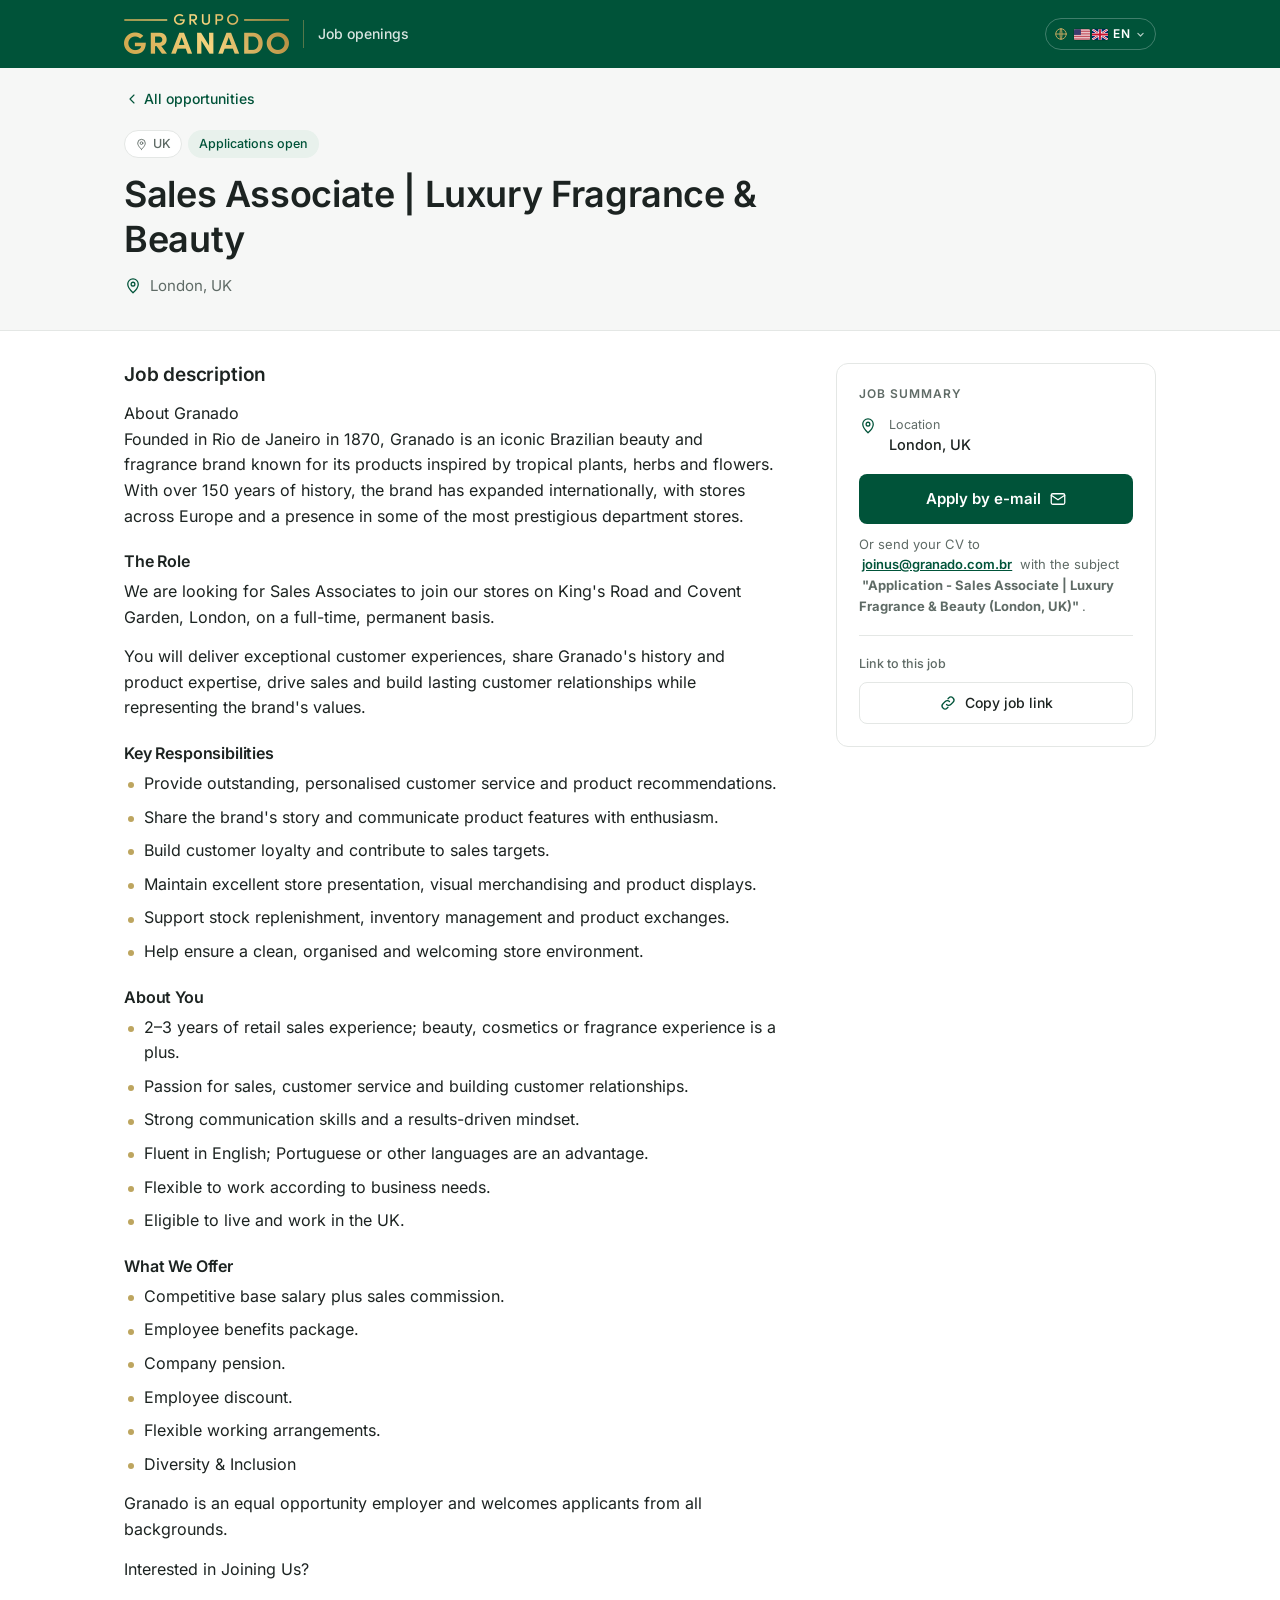
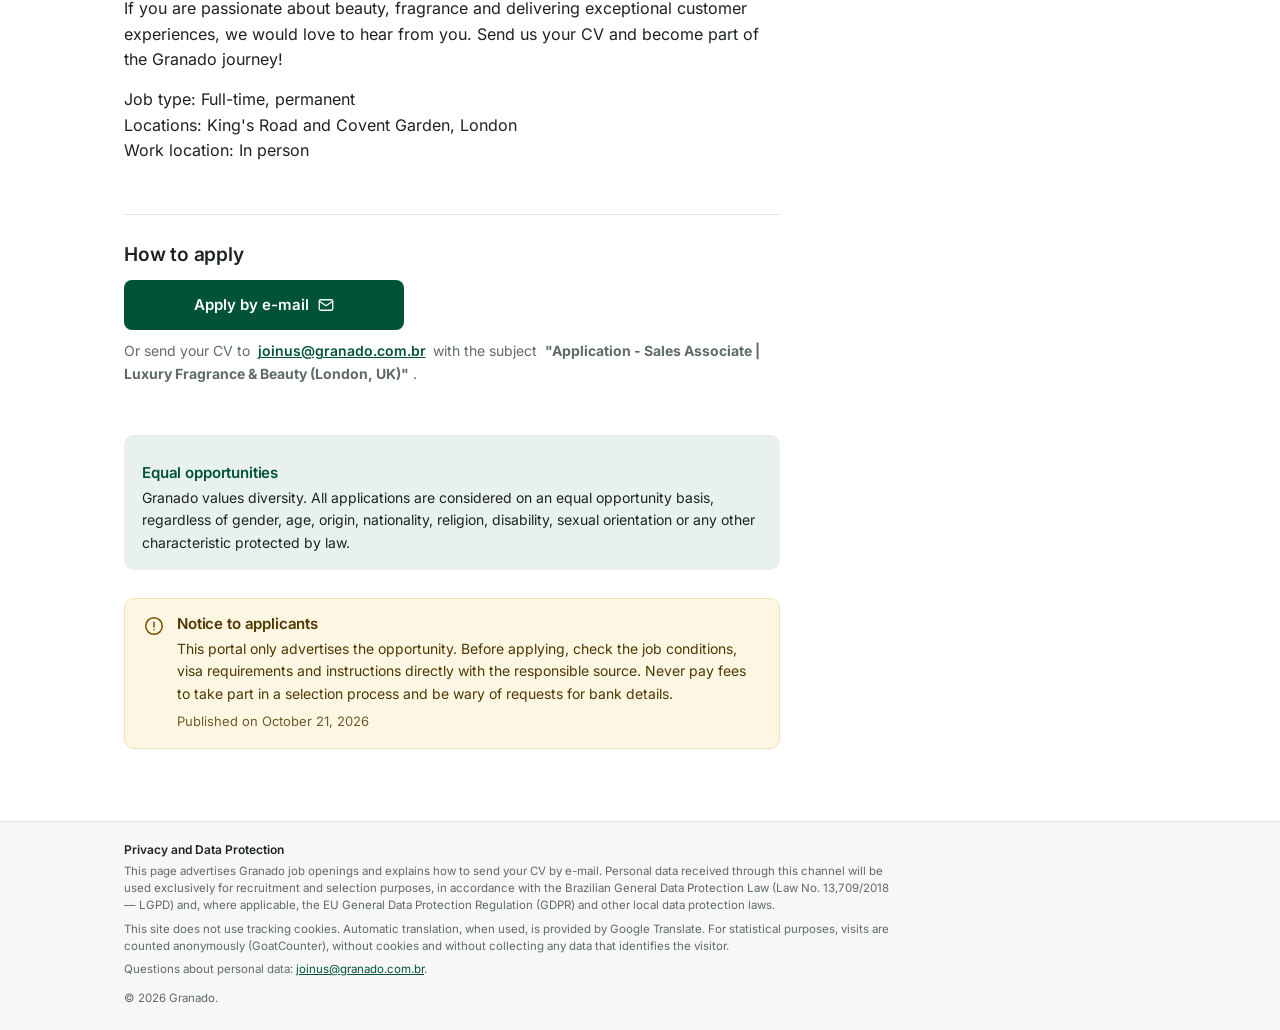
<file: jobs/ph4cj7/index.html>
<!doctype html>
<html lang="en" data-texto="en">
<head>
<meta charset="utf-8">
<meta name="viewport" content="width=device-width, initial-scale=1">
<title>Sales Associate | Luxury Fragrance &amp; Beauty — London, UK | Granado</title>
<meta name="description" content="London, UK. About Granado Founded in Rio de Janeiro in 1870, Granado is an iconic Brazilian beauty and fragrance brand known for its products inspired by…">
<link rel="canonical" href="https://vagasgranado.github.io/jobs/ph4cj7/">
<meta property="og:type" content="article">
<meta property="og:site_name" content="Granado">
<meta property="og:locale" content="en_US">
<meta property="og:title" content="Sales Associate | Luxury Fragrance &amp; Beauty — London, UK | Granado">
<meta property="og:description" content="London, UK. About Granado Founded in Rio de Janeiro in 1870, Granado is an iconic Brazilian beauty and fragrance brand known for its products inspired by…">
<meta property="og:url" content="https://vagasgranado.github.io/jobs/ph4cj7/">
<meta name="twitter:card" content="summary">
<meta name="twitter:title" content="Sales Associate | Luxury Fragrance &amp; Beauty — London, UK | Granado">
<meta name="twitter:description" content="London, UK. About Granado Founded in Rio de Janeiro in 1870, Granado is an iconic Brazilian beauty and fragrance brand known for its products inspired by…">
<meta name="theme-color" content="#005339">
<link rel="icon" href="../../assets/icone.svg" type="image/svg+xml">
<link rel="preload" href="../../assets/inter-latin.woff2" as="font" type="font/woff2" crossorigin>
<link rel="stylesheet" href="../../assets/estilo.css">
<script type="application/ld+json">{"@context":"https://schema.org/","@type":"JobPosting","title":"Sales Associate | Luxury Fragrance & Beauty","description":"\u003cp>About Granado\u003cbr>Founded in Rio de Janeiro in 1870, Granado is an iconic Brazilian beauty and fragrance brand known for its products inspired by tropical plants, herbs and flowers. With over 150 years of history, the brand has expanded internationally, with stores across Europe and a presence in some of the most prestigious department stores.\u003c/p>\n\u003ch3>The Role\u003c/h3>\u003cp>We are looking for Sales Associates to join our stores on King&#39;s Road and Covent Garden, London, on a full-time, permanent basis.\u003c/p>\n\u003cp>You will deliver exceptional customer experiences, share Granado&#39;s history and product expertise, drive sales and build lasting customer relationships while representing the brand&#39;s values.\u003c/p>\n\u003ch3>Key Responsibilities\u003c/h3>\u003cul class=\"lista\">\u003cli>Provide outstanding, personalised customer service and product recommendations.\u003c/li>\u003cli>Share the brand&#39;s story and communicate product features with enthusiasm.\u003c/li>\u003cli>Build customer loyalty and contribute to sales targets.\u003c/li>\u003cli>Maintain excellent store presentation, visual merchandising and product displays.\u003c/li>\u003cli>Support stock replenishment, inventory management and product exchanges.\u003c/li>\u003cli>Help ensure a clean, organised and welcoming store environment.\u003c/li>\u003c/ul>\n\u003ch3>About You\u003c/h3>\u003cul class=\"lista\">\u003cli>2–3 years of retail sales experience; beauty, cosmetics or fragrance experience is a plus.\u003c/li>\u003cli>Passion for sales, customer service and building customer relationships.\u003c/li>\u003cli>Strong communication skills and a results-driven mindset.\u003c/li>\u003cli>Fluent in English; Portuguese or other languages are an advantage.\u003c/li>\u003cli>Flexible to work according to business needs.\u003c/li>\u003cli>Eligible to live and work in the UK.\u003c/li>\u003c/ul>\n\u003ch3>What We Offer\u003c/h3>\u003cul class=\"lista\">\u003cli>Competitive base salary plus sales commission.\u003c/li>\u003cli>Employee benefits package.\u003c/li>\u003cli>Company pension.\u003c/li>\u003cli>Employee discount.\u003c/li>\u003cli>Flexible working arrangements.\u003c/li>\u003cli>Diversity &amp; Inclusion\u003c/li>\u003c/ul>\n\u003cp>Granado is an equal opportunity employer and welcomes applicants from all backgrounds.\u003c/p>\n\u003cp>Interested in Joining Us?\u003c/p>\n\u003cp>If you are passionate about beauty, fragrance and delivering exceptional customer experiences, we would love to hear from you. Send us your CV and become part of the Granado journey!\u003c/p>\n\u003cp>Job type: Full-time, permanent\u003cbr>Locations: King&#39;s Road and Covent Garden, London\u003cbr>Work location: In person\u003c/p>\u003cp>Granado values diversity. All applications are considered on an equal opportunity basis, regardless of gender, age, origin, nationality, religion, disability, sexual orientation or any other characteristic protected by law.\u003c/p>","identifier":{"@type":"PropertyValue","name":"Granado","value":"ph4cj7"},"datePosted":"2026-10-21","hiringOrganization":{"@type":"Organization","name":"Granado","logo":"https://vagasgranado.github.io/assets/marca-grupo-granado.png"},"jobLocation":{"@type":"Place","address":{"@type":"PostalAddress","addressLocality":"London","addressCountry":"GB"}},"directApply":false}</script>
</head>
<body>
<a class="pular" href="#conteudo"><span class="notranslate" translate="no" data-t="pular">Skip to content</span></a>
<header class="topo">
  <div class="container topo-inner">
    <a class="marca notranslate" translate="no" href="../../index.html">
      <img class="logo" src="../../assets/marca-grupo-granado.png" alt="Grupo Granado" width="165" height="40"><span class="marca-texto"><span class="notranslate" translate="no" data-t="inicioTitulo">Job openings</span></span>
    </a>
    <nav class="idiomas-site notranslate" translate="no" aria-label="Idioma / Language / Langue">
      <button type="button" class="idioma-atual" aria-haspopup="true" aria-expanded="false" aria-controls="idioma-menu" title="Idioma / Language / Langue">
        <svg class="idioma-globo" viewBox="0 0 24 24" fill="none" stroke="currentColor" stroke-width="1.7" stroke-linecap="round" stroke-linejoin="round" aria-hidden="true"><circle cx="12" cy="12" r="9"/><path d="M3 12h18M12 3c2.5 2.7 2.5 15.3 0 18M12 3c-2.5 2.7-2.5 15.3 0 18"/></svg><span class="idioma-sel"><svg class="bandeira" viewBox="0 0 30 20" aria-hidden="true"><rect width="30" height="20" fill="#fff"/><path d="M0 1.54h30M0 4.62h30M0 7.69h30M0 10.77h30M0 13.85h30M0 16.92h30M0 20h30" stroke="#b22234" stroke-width="1.54"/><rect width="13" height="10.77" fill="#3c3b6e"/></svg><svg class="bandeira" viewBox="0 0 30 20" aria-hidden="true"><rect width="30" height="20" fill="#012169"/><path d="M0 0 30 20M30 0 0 20" stroke="#fff" stroke-width="4"/><path d="M0 0 30 20M30 0 0 20" stroke="#c8102e" stroke-width="1.6"/><path d="M15 0v20M0 10h30" stroke="#fff" stroke-width="6"/><path d="M15 0v20M0 10h30" stroke="#c8102e" stroke-width="3.4"/></svg>EN</span><svg class="idioma-seta" viewBox="0 0 12 12" aria-hidden="true"><path d="M2.5 4.5 6 8l3.5-3.5" fill="none" stroke="currentColor" stroke-width="1.6" stroke-linecap="round" stroke-linejoin="round"/></svg>
      </button>
      <ul class="idioma-menu" id="idioma-menu" hidden>
        <li><button type="button" data-idioma="pt" data-sigla="PT" lang="pt"><span class="bandeiras"><svg class="bandeira" viewBox="0 0 30 20" aria-hidden="true"><rect width="30" height="20" fill="#009c3b"/><path d="M15 2.5 27 10 15 17.5 3 10z" fill="#ffdf00"/><circle cx="15" cy="10" r="4.3" fill="#002776"/></svg></span><span>Português</span></button></li>
        <li><button type="button" data-idioma="en" data-sigla="EN" lang="en"><span class="bandeiras"><svg class="bandeira" viewBox="0 0 30 20" aria-hidden="true"><rect width="30" height="20" fill="#fff"/><path d="M0 1.54h30M0 4.62h30M0 7.69h30M0 10.77h30M0 13.85h30M0 16.92h30M0 20h30" stroke="#b22234" stroke-width="1.54"/><rect width="13" height="10.77" fill="#3c3b6e"/></svg><svg class="bandeira" viewBox="0 0 30 20" aria-hidden="true"><rect width="30" height="20" fill="#012169"/><path d="M0 0 30 20M30 0 0 20" stroke="#fff" stroke-width="4"/><path d="M0 0 30 20M30 0 0 20" stroke="#c8102e" stroke-width="1.6"/><path d="M15 0v20M0 10h30" stroke="#fff" stroke-width="6"/><path d="M15 0v20M0 10h30" stroke="#c8102e" stroke-width="3.4"/></svg></span><span>English (US / UK)</span></button></li>
        <li><button type="button" data-idioma="es" data-sigla="ES" lang="es"><span class="bandeiras"><svg class="bandeira" viewBox="0 0 30 20" aria-hidden="true"><rect width="30" height="20" fill="#aa151b"/><rect y="5" width="30" height="10" fill="#f1bf00"/></svg></span><span>Español</span></button></li>
        <li><button type="button" data-idioma="fr" data-sigla="FR" lang="fr"><span class="bandeiras"><svg class="bandeira" viewBox="0 0 30 20" aria-hidden="true"><rect width="30" height="20" fill="#fff"/><rect width="10" height="20" fill="#002654"/><rect x="20" width="10" height="20" fill="#ce1126"/></svg></span><span>Français</span></button></li>
        <li><button type="button" data-idioma="it" data-sigla="IT" lang="it"><span class="bandeiras"><svg class="bandeira" viewBox="0 0 30 20" aria-hidden="true"><rect width="30" height="20" fill="#fff"/><rect width="10" height="20" fill="#009246"/><rect x="20" width="10" height="20" fill="#ce2b37"/></svg></span><span>Italiano</span></button></li>
      </ul>
    </nav>
  </div>
  <div id="tradutor" hidden></div>
</header>
<main id="conteudo">




<div class="cabecalho-vaga">
  <div class="container">
    <a class="voltar" href="../../index.html"><svg class="ic" viewBox="0 0 24 24" fill="none" stroke="currentColor" stroke-width="1.7" stroke-linecap="round" stroke-linejoin="round" aria-hidden="true"><path d="M15 18l-6-6 6-6"/></svg> <span class="notranslate" translate="no" data-t="todas">All opportunities</span></a>
    <div class="etiquetas">
      <span class="etiqueta etiqueta-pais"><svg class="ic" viewBox="0 0 24 24" fill="none" stroke="currentColor" stroke-width="1.7" stroke-linecap="round" stroke-linejoin="round" aria-hidden="true"><path d="M12 21s-7-6.2-7-11.5A7 7 0 0 1 19 9.5C19 14.8 12 21 12 21z"/><circle cx="12" cy="9.5" r="2.5"/></svg> UK</span>
      
      <span class="etiqueta etiqueta-aberta"><span class="notranslate" translate="no" data-t="etqAberta">Applications open</span></span>
    </div>
    <h1>Sales Associate | Luxury Fragrance &amp; Beauty</h1>
    
    <p class="subtitulo-local"><svg class="ic" viewBox="0 0 24 24" fill="none" stroke="currentColor" stroke-width="1.7" stroke-linecap="round" stroke-linejoin="round" aria-hidden="true"><path d="M12 21s-7-6.2-7-11.5A7 7 0 0 1 19 9.5C19 14.8 12 21 12 21z"/><circle cx="12" cy="9.5" r="2.5"/></svg> London, UK</p>
  </div>
</div>

<div class="container grade-vaga">
  <article class="conteudo-vaga">
    <section class="secao" id="descricao"><h2><span class="notranslate" translate="no" data-t="descricao">Job description</span></h2><div class="texto-livre"><p>About <span class="notranslate" translate="no">Granado</span><br>Founded in Rio de Janeiro in 1870, <span class="notranslate" translate="no">Granado</span> is an iconic Brazilian beauty and fragrance brand known for its products inspired by tropical plants, herbs and flowers. With over 150 years of history, the brand has expanded internationally, with stores across Europe and a presence in some of the most prestigious department stores.</p>
<h3>The Role</h3><p>We are looking for Sales Associates to join our stores on King&#39;s Road and Covent Garden, London, on a full-time, permanent basis.</p>
<p>You will deliver exceptional customer experiences, share <span class="notranslate" translate="no">Granado</span>&#39;s history and product expertise, drive sales and build lasting customer relationships while representing the brand&#39;s values.</p>
<h3>Key Responsibilities</h3><ul class="lista"><li>Provide outstanding, personalised customer service and product recommendations.</li><li>Share the brand&#39;s story and communicate product features with enthusiasm.</li><li>Build customer loyalty and contribute to sales targets.</li><li>Maintain excellent store presentation, visual merchandising and product displays.</li><li>Support stock replenishment, inventory management and product exchanges.</li><li>Help ensure a clean, organised and welcoming store environment.</li></ul>
<h3>About You</h3><ul class="lista"><li>2–3 years of retail sales experience; beauty, cosmetics or fragrance experience is a plus.</li><li>Passion for sales, customer service and building customer relationships.</li><li>Strong communication skills and a results-driven mindset.</li><li>Fluent in English; Portuguese or other languages are an advantage.</li><li>Flexible to work according to business needs.</li><li>Eligible to live and work in the UK.</li></ul>
<h3>What We Offer</h3><ul class="lista"><li>Competitive base salary plus sales commission.</li><li>Employee benefits package.</li><li>Company pension.</li><li>Employee discount.</li><li>Flexible working arrangements.</li><li>Diversity &amp; Inclusion</li></ul>
<p><span class="notranslate" translate="no">Granado</span> is an equal opportunity employer and welcomes applicants from all backgrounds.</p>
<p>Interested in Joining Us?</p>
<p>If you are passionate about beauty, fragrance and delivering exceptional customer experiences, we would love to hear from you. Send us your CV and become part of the <span class="notranslate" translate="no">Granado</span> journey!</p>
<p>Job type: Full-time, permanent<br>Locations: King&#39;s Road and Covent Garden, London<br>Work location: In person</p></div></section>
    
    
    
    
    
    
    
    
    <section class="secao" id="candidatura"><h2><span class="notranslate" translate="no" data-t="comoCandidatar">How to apply</span></h2>
           
           <a class="botao botao-principal" data-candidatura href="mailto:joinus@granado.com.br?subject=Application%20-%20Sales%20Associate%20%7C%20Luxury%20Fragrance%20%26%20Beauty%20(London%2C%20UK)"><span class="notranslate" translate="no" data-t="candEmail">Apply by e-mail</span> <svg class="ic" viewBox="0 0 24 24" fill="none" stroke="currentColor" stroke-width="1.7" stroke-linecap="round" stroke-linejoin="round" aria-hidden="true"><rect x="3" y="5" width="18" height="14" rx="2"/><path d="M3 7l9 6 9-6"/></svg></a><p class="email-cand notranslate" translate="no" data-candidatura data-t-modelo="ouEnvie">Or send your CV to <a class="notranslate fixo" translate="no" href="mailto:joinus@granado.com.br?subject=Application%20-%20Sales%20Associate%20%7C%20Luxury%20Fragrance%20%26%20Beauty%20(London%2C%20UK)">joinus@granado.com.br</a> with the subject <strong class="notranslate fixo" translate="no">"Application - Sales Associate | Luxury Fragrance &amp; Beauty (London, UK)"</strong>.</p></section>

    <section class="secao igualdade" id="igualdade"><h2><span class="notranslate" translate="no" data-t="igualdadeTitulo">Equal opportunities</span></h2><p><span class="notranslate" translate="no" data-t="igualdadeTexto">Granado values diversity. All applications are considered on an equal opportunity basis, regardless of gender, age, origin, nationality, religion, disability, sexual orientation or any other characteristic protected by law.</span></p></section>

    <aside class="aviso" role="note">
      <svg class="ic" viewBox="0 0 24 24" fill="none" stroke="currentColor" stroke-width="1.7" stroke-linecap="round" stroke-linejoin="round" aria-hidden="true"><circle cx="12" cy="12" r="9"/><path d="M12 8v5M12 16h.01"/></svg>
      <div>
        <h2><span class="notranslate" translate="no" data-t="avisoTitulo">Notice to applicants</span></h2>
        <p><span class="notranslate" translate="no" data-t="avisoTexto">This portal only advertises the opportunity. Before applying, check the job conditions, visa requirements and instructions directly with the responsible source. Never pay fees to take part in a selection process and be wary of requests for bank details.</span></p>
        
        <p class="fonte"><span class="notranslate" translate="no" data-t="publicado">Published on</span> <span class="notranslate" translate="no" data-data="2026-10-21">October 21, 2026</span></p>
      </div>
    </aside>
  </article>

  <aside class="lateral">
    <div class="cartao-resumo">
      <h2><span class="notranslate" translate="no" data-t="resumo">Job summary</span></h2>
      <dl>
        <div class="item-resumo"><svg class="ic" viewBox="0 0 24 24" fill="none" stroke="currentColor" stroke-width="1.7" stroke-linecap="round" stroke-linejoin="round" aria-hidden="true"><path d="M12 21s-7-6.2-7-11.5A7 7 0 0 1 19 9.5C19 14.8 12 21 12 21z"/><circle cx="12" cy="9.5" r="2.5"/></svg><div><dt><span class="notranslate" translate="no" data-t="local">Location</span></dt><dd>London, UK</dd></div></div>
      </dl>
      <a class="botao botao-principal" data-candidatura href="mailto:joinus@granado.com.br?subject=Application%20-%20Sales%20Associate%20%7C%20Luxury%20Fragrance%20%26%20Beauty%20(London%2C%20UK)"><span class="notranslate" translate="no" data-t="candEmail">Apply by e-mail</span> <svg class="ic" viewBox="0 0 24 24" fill="none" stroke="currentColor" stroke-width="1.7" stroke-linecap="round" stroke-linejoin="round" aria-hidden="true"><rect x="3" y="5" width="18" height="14" rx="2"/><path d="M3 7l9 6 9-6"/></svg></a><p class="email-cand notranslate" translate="no" data-candidatura data-t-modelo="ouEnvie">Or send your CV to <a class="notranslate fixo" translate="no" href="mailto:joinus@granado.com.br?subject=Application%20-%20Sales%20Associate%20%7C%20Luxury%20Fragrance%20%26%20Beauty%20(London%2C%20UK)">joinus@granado.com.br</a> with the subject <strong class="notranslate fixo" translate="no">"Application - Sales Associate | Luxury Fragrance &amp; Beauty (London, UK)"</strong>.</p>
      <div class="compartilhar">
        <p><span class="notranslate" translate="no" data-t="linkVaga">Link to this job</span></p>
        <div class="botoes-compartilhar">
          <button type="button" class="botao botao-secundario" data-copiar="https://vagasgranado.github.io/jobs/ph4cj7/" data-copiado="Link copied!"><svg class="ic" viewBox="0 0 24 24" fill="none" stroke="currentColor" stroke-width="1.7" stroke-linecap="round" stroke-linejoin="round" aria-hidden="true"><path d="M10 14a4 4 0 0 0 5.7 0l3-3a4 4 0 0 0-5.7-5.7l-1 1M14 10a4 4 0 0 0-5.7 0l-3 3a4 4 0 0 0 5.7 5.7l1-1"/></svg> <span class="notranslate" translate="no" data-t="copiar">Copy job link</span></button>
        </div>
      </div>
    </div>
  </aside>
</div>
<div class="barra-movel" data-candidatura><a class="botao botao-principal" href="mailto:joinus@granado.com.br?subject=Application%20-%20Sales%20Associate%20%7C%20Luxury%20Fragrance%20%26%20Beauty%20(London%2C%20UK)"><span class="notranslate" translate="no" data-t="candEmail">Apply by e-mail</span> <svg class="ic" viewBox="0 0 24 24" fill="none" stroke="currentColor" stroke-width="1.7" stroke-linecap="round" stroke-linejoin="round" aria-hidden="true"><rect x="3" y="5" width="18" height="14" rx="2"/><path d="M3 7l9 6 9-6"/></svg></a></div>

</main>
<footer class="rodape">
  <div class="container">
    <div class="privacidade">
      <h2><span class="notranslate" translate="no" data-t="privTitulo">Privacy and Data Protection</span></h2>
      <p><span class="notranslate" translate="no" data-t="privTexto">This page advertises Granado job openings and explains how to send your CV by e-mail. Personal data received through this channel will be used exclusively for recruitment and selection purposes, in accordance with the Brazilian General Data Protection Law (Law No. 13,709/2018 — LGPD) and, where applicable, the EU General Data Protection Regulation (GDPR) and other local data protection laws.</span></p>
      <p><span class="notranslate" translate="no" data-t="privCookies">This site does not use tracking cookies. Automatic translation, when used, is provided by Google Translate.</span> <span class="notranslate" translate="no" data-t="privContagem">For statistical purposes, visits are counted anonymously (GoatCounter), without cookies and without collecting any data that identifies the visitor.</span></p>
      <p><span class="notranslate" translate="no" data-t="privContato">Questions about personal data:</span> <a class="notranslate" translate="no" href="mailto:joinus@granado.com.br">joinus@granado.com.br</a>.</p>
    </div>
    <p class="direitos">© 2026 Granado.</p>
  </div>
</footer>
<script src="../../assets/textos.js" defer></script>
<script src="../../assets/site.js" defer></script>
<script data-goatcounter="https://vagasgranado.goatcounter.com/count" src="../../assets/contador.js" async></script>
</body>
</html>
</file>
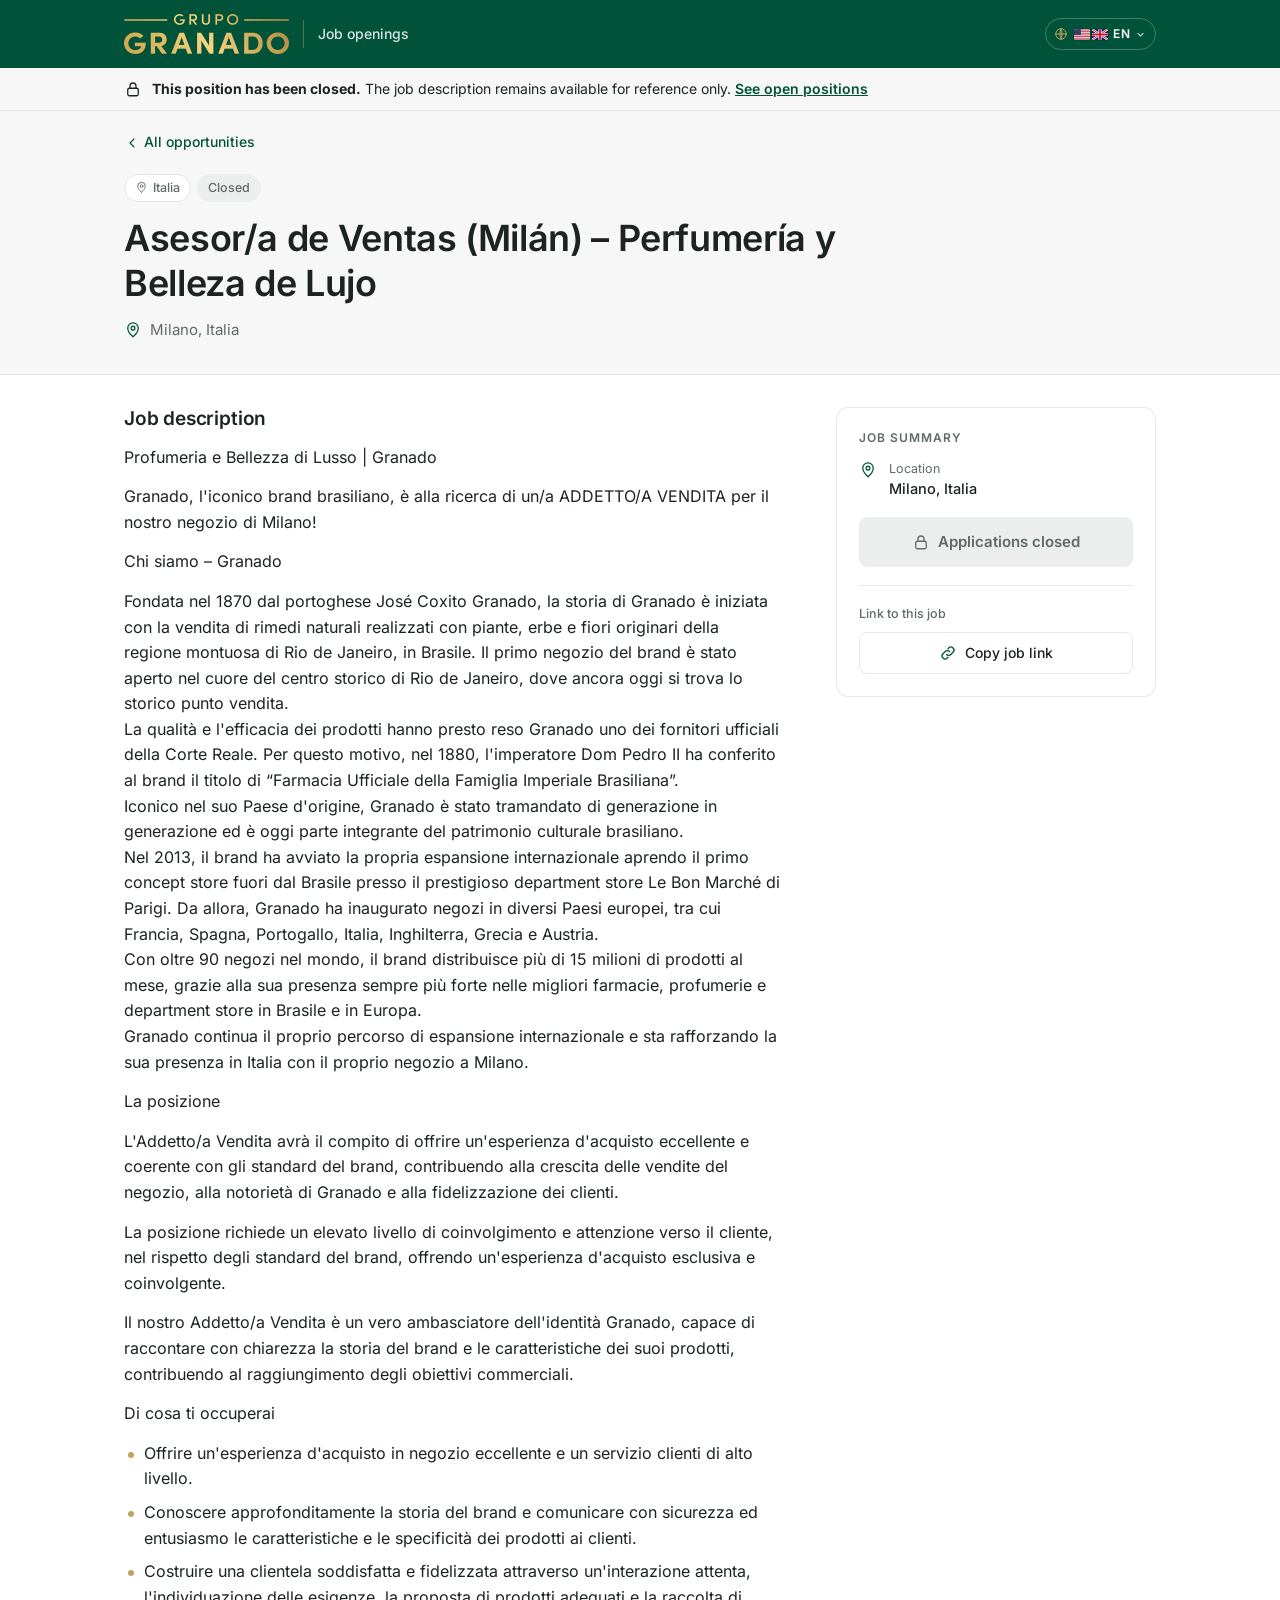
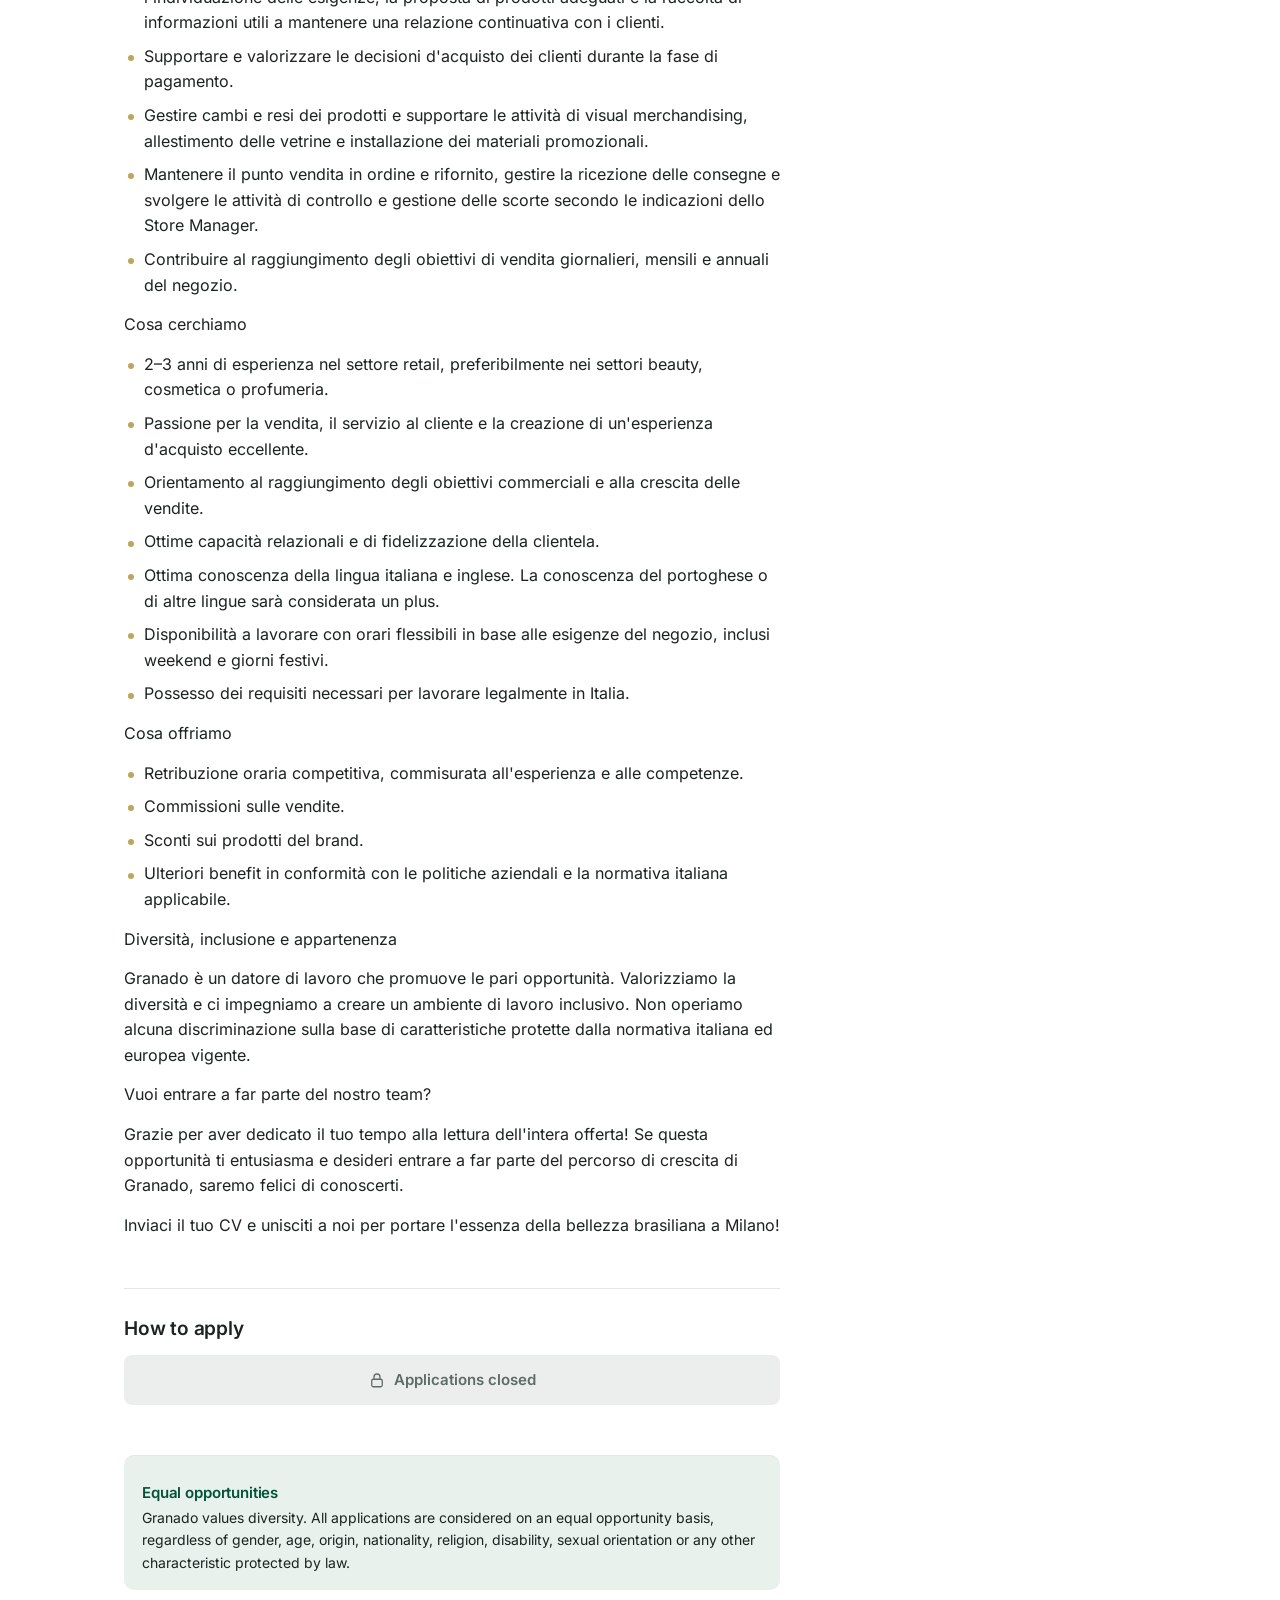
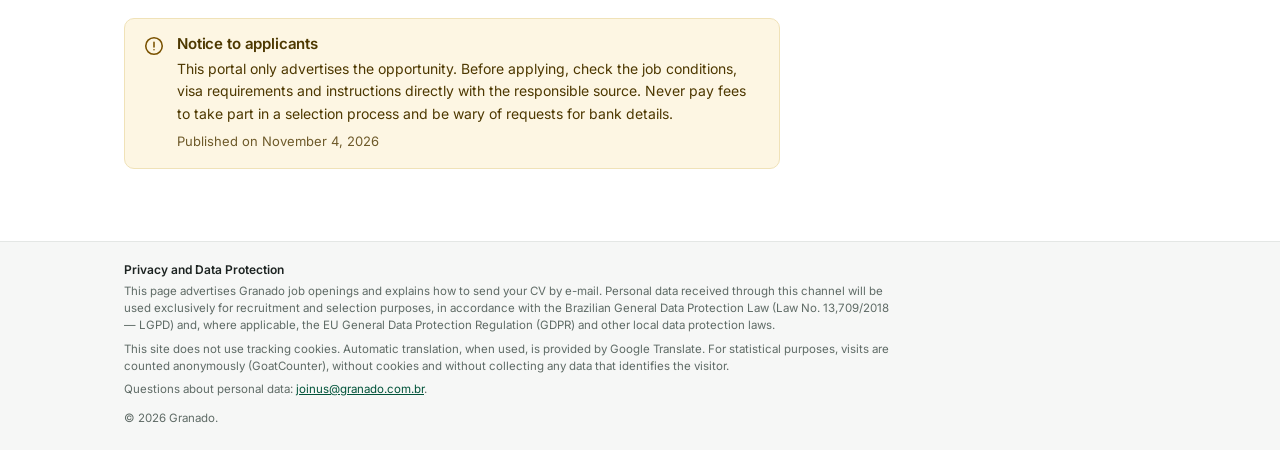
<file: jobs/rzdw33/index.html>
<!doctype html>
<html lang="it" data-texto="it">
<head>
<meta charset="utf-8">
<meta name="viewport" content="width=device-width, initial-scale=1">
<title>[Chiusa] Asesor/a de Ventas (Milán) – Perfumería y Belleza de Lujo — Milano, Italia | Granado</title>
<meta name="description" content="Milano, Italia. Profumeria e Bellezza di Lusso | Granado Granado, l&#39;iconico brand brasiliano, è alla ricerca di un/a ADDETTO/A VENDITA per il nostro negoz…">
<meta name="robots" content="noindex">
<link rel="canonical" href="https://vagasgranado.github.io/jobs/rzdw33/">
<meta property="og:type" content="article">
<meta property="og:site_name" content="Granado">
<meta property="og:locale" content="it_IT">
<meta property="og:title" content="[Chiusa] Asesor/a de Ventas (Milán) – Perfumería y Belleza de Lujo — Milano, Italia | Granado">
<meta property="og:description" content="Milano, Italia. Profumeria e Bellezza di Lusso | Granado Granado, l&#39;iconico brand brasiliano, è alla ricerca di un/a ADDETTO/A VENDITA per il nostro negoz…">
<meta property="og:url" content="https://vagasgranado.github.io/jobs/rzdw33/">
<meta name="twitter:card" content="summary">
<meta name="twitter:title" content="[Chiusa] Asesor/a de Ventas (Milán) – Perfumería y Belleza de Lujo — Milano, Italia | Granado">
<meta name="twitter:description" content="Milano, Italia. Profumeria e Bellezza di Lusso | Granado Granado, l&#39;iconico brand brasiliano, è alla ricerca di un/a ADDETTO/A VENDITA per il nostro negoz…">
<meta name="theme-color" content="#005339">
<link rel="icon" href="../../assets/icone.svg" type="image/svg+xml">
<link rel="preload" href="../../assets/inter-latin.woff2" as="font" type="font/woff2" crossorigin>
<link rel="stylesheet" href="../../assets/estilo.css">
</head>
<body>
<a class="pular" href="#conteudo"><span class="notranslate" translate="no" data-t="pular">Vai al contenuto</span></a>
<header class="topo">
  <div class="container topo-inner">
    <a class="marca notranslate" translate="no" href="../../index.html">
      <img class="logo" src="../../assets/marca-grupo-granado.png" alt="Grupo Granado" width="165" height="40"><span class="marca-texto"><span class="notranslate" translate="no" data-t="inicioTitulo">Offerte di lavoro</span></span>
    </a>
    <nav class="idiomas-site notranslate" translate="no" aria-label="Idioma / Language / Langue">
      <button type="button" class="idioma-atual" aria-haspopup="true" aria-expanded="false" aria-controls="idioma-menu" title="Idioma / Language / Langue">
        <svg class="idioma-globo" viewBox="0 0 24 24" fill="none" stroke="currentColor" stroke-width="1.7" stroke-linecap="round" stroke-linejoin="round" aria-hidden="true"><circle cx="12" cy="12" r="9"/><path d="M3 12h18M12 3c2.5 2.7 2.5 15.3 0 18M12 3c-2.5 2.7-2.5 15.3 0 18"/></svg><span class="idioma-sel"><svg class="bandeira" viewBox="0 0 30 20" aria-hidden="true"><rect width="30" height="20" fill="#fff"/><rect width="10" height="20" fill="#009246"/><rect x="20" width="10" height="20" fill="#ce2b37"/></svg>IT</span><svg class="idioma-seta" viewBox="0 0 12 12" aria-hidden="true"><path d="M2.5 4.5 6 8l3.5-3.5" fill="none" stroke="currentColor" stroke-width="1.6" stroke-linecap="round" stroke-linejoin="round"/></svg>
      </button>
      <ul class="idioma-menu" id="idioma-menu" hidden>
        <li><button type="button" data-idioma="pt" data-sigla="PT" lang="pt"><span class="bandeiras"><svg class="bandeira" viewBox="0 0 30 20" aria-hidden="true"><rect width="30" height="20" fill="#009c3b"/><path d="M15 2.5 27 10 15 17.5 3 10z" fill="#ffdf00"/><circle cx="15" cy="10" r="4.3" fill="#002776"/></svg></span><span>Português</span></button></li>
        <li><button type="button" data-idioma="en" data-sigla="EN" lang="en"><span class="bandeiras"><svg class="bandeira" viewBox="0 0 30 20" aria-hidden="true"><rect width="30" height="20" fill="#fff"/><path d="M0 1.54h30M0 4.62h30M0 7.69h30M0 10.77h30M0 13.85h30M0 16.92h30M0 20h30" stroke="#b22234" stroke-width="1.54"/><rect width="13" height="10.77" fill="#3c3b6e"/></svg><svg class="bandeira" viewBox="0 0 30 20" aria-hidden="true"><rect width="30" height="20" fill="#012169"/><path d="M0 0 30 20M30 0 0 20" stroke="#fff" stroke-width="4"/><path d="M0 0 30 20M30 0 0 20" stroke="#c8102e" stroke-width="1.6"/><path d="M15 0v20M0 10h30" stroke="#fff" stroke-width="6"/><path d="M15 0v20M0 10h30" stroke="#c8102e" stroke-width="3.4"/></svg></span><span>English (US / UK)</span></button></li>
        <li><button type="button" data-idioma="es" data-sigla="ES" lang="es"><span class="bandeiras"><svg class="bandeira" viewBox="0 0 30 20" aria-hidden="true"><rect width="30" height="20" fill="#aa151b"/><rect y="5" width="30" height="10" fill="#f1bf00"/></svg></span><span>Español</span></button></li>
        <li><button type="button" data-idioma="fr" data-sigla="FR" lang="fr"><span class="bandeiras"><svg class="bandeira" viewBox="0 0 30 20" aria-hidden="true"><rect width="30" height="20" fill="#fff"/><rect width="10" height="20" fill="#002654"/><rect x="20" width="10" height="20" fill="#ce1126"/></svg></span><span>Français</span></button></li>
        <li><button type="button" data-idioma="it" data-sigla="IT" lang="it"><span class="bandeiras"><svg class="bandeira" viewBox="0 0 30 20" aria-hidden="true"><rect width="30" height="20" fill="#fff"/><rect width="10" height="20" fill="#009246"/><rect x="20" width="10" height="20" fill="#ce2b37"/></svg></span><span>Italiano</span></button></li>
      </ul>
    </nav>
  </div>
  <div id="tradutor" hidden></div>
</header>
<main id="conteudo">


<div class="faixa faixa-encerrada" role="status"><div class="container"><svg class="ic" viewBox="0 0 24 24" fill="none" stroke="currentColor" stroke-width="1.7" stroke-linecap="round" stroke-linejoin="round" aria-hidden="true"><rect x="5" y="11" width="14" height="10" rx="2"/><path d="M8 11V8a4 4 0 0 1 8 0v3"/></svg> <span><strong><span class="notranslate" translate="no" data-t="encTitulo">Questa posizione è stata chiusa.</span></strong> <span class="notranslate" translate="no" data-t="encTexto">La descrizione resta disponibile solo per consultazione.</span> <a href="../../index.html"><span class="notranslate" translate="no" data-t="verAbertas">Vedi le posizioni aperte</span></a></span></div></div>

<div class="cabecalho-vaga">
  <div class="container">
    <a class="voltar" href="../../index.html"><svg class="ic" viewBox="0 0 24 24" fill="none" stroke="currentColor" stroke-width="1.7" stroke-linecap="round" stroke-linejoin="round" aria-hidden="true"><path d="M15 18l-6-6 6-6"/></svg> <span class="notranslate" translate="no" data-t="todas">Tutte le opportunità</span></a>
    <div class="etiquetas">
      <span class="etiqueta etiqueta-pais"><svg class="ic" viewBox="0 0 24 24" fill="none" stroke="currentColor" stroke-width="1.7" stroke-linecap="round" stroke-linejoin="round" aria-hidden="true"><path d="M12 21s-7-6.2-7-11.5A7 7 0 0 1 19 9.5C19 14.8 12 21 12 21z"/><circle cx="12" cy="9.5" r="2.5"/></svg> Italia</span>
      
      <span class="etiqueta etiqueta-encerrada"><span class="notranslate" translate="no" data-t="etqEncerrada">Chiusa</span></span>
    </div>
    <h1>Asesor/a de Ventas (Milán) – Perfumería y Belleza de Lujo</h1>
    
    <p class="subtitulo-local"><svg class="ic" viewBox="0 0 24 24" fill="none" stroke="currentColor" stroke-width="1.7" stroke-linecap="round" stroke-linejoin="round" aria-hidden="true"><path d="M12 21s-7-6.2-7-11.5A7 7 0 0 1 19 9.5C19 14.8 12 21 12 21z"/><circle cx="12" cy="9.5" r="2.5"/></svg> Milano, Italia</p>
  </div>
</div>

<div class="container grade-vaga">
  <article class="conteudo-vaga">
    <section class="secao" id="descricao"><h2><span class="notranslate" translate="no" data-t="descricao">Descrizione della posizione</span></h2><div class="texto-livre"><p>Profumeria e Bellezza di Lusso | <span class="notranslate" translate="no">Granado</span></p>
<p><span class="notranslate" translate="no">Granado</span>, l&#39;iconico brand brasiliano, è alla ricerca di un/a ADDETTO/A VENDITA per il nostro negozio di Milano!</p>
<p>Chi siamo – <span class="notranslate" translate="no">Granado</span></p>
<p>Fondata nel 1870 dal portoghese José Coxito <span class="notranslate" translate="no">Granado</span>, la storia di <span class="notranslate" translate="no">Granado</span> è iniziata con la vendita di rimedi naturali realizzati con piante, erbe e fiori originari della regione montuosa di Rio de Janeiro, in Brasile. Il primo negozio del brand è stato aperto nel cuore del centro storico di Rio de Janeiro, dove ancora oggi si trova lo storico punto vendita.<br>La qualità e l&#39;efficacia dei prodotti hanno presto reso <span class="notranslate" translate="no">Granado</span> uno dei fornitori ufficiali della Corte Reale. Per questo motivo, nel 1880, l&#39;imperatore Dom Pedro II ha conferito al brand il titolo di “Farmacia Ufficiale della Famiglia Imperiale Brasiliana”.<br>Iconico nel suo Paese d&#39;origine, <span class="notranslate" translate="no">Granado</span> è stato tramandato di generazione in generazione ed è oggi parte integrante del patrimonio culturale brasiliano.<br>Nel 2013, il brand ha avviato la propria espansione internazionale aprendo il primo concept store fuori dal Brasile presso il prestigioso department store Le Bon Marché di Parigi. Da allora, <span class="notranslate" translate="no">Granado</span> ha inaugurato negozi in diversi Paesi europei, tra cui Francia, Spagna, Portogallo, Italia, Inghilterra, Grecia e Austria.<br>Con oltre 90 negozi nel mondo, il brand distribuisce più di 15 milioni di prodotti al mese, grazie alla sua presenza sempre più forte nelle migliori farmacie, profumerie e department store in Brasile e in Europa.<br><span class="notranslate" translate="no">Granado</span> continua il proprio percorso di espansione internazionale e sta rafforzando la sua presenza in Italia con il proprio negozio a Milano.</p>
<p>La posizione</p>
<p>L&#39;Addetto/a Vendita avrà il compito di offrire un&#39;esperienza d&#39;acquisto eccellente e coerente con gli standard del brand, contribuendo alla crescita delle vendite del negozio, alla notorietà di <span class="notranslate" translate="no">Granado</span> e alla fidelizzazione dei clienti.</p>
<p>La posizione richiede un elevato livello di coinvolgimento e attenzione verso il cliente, nel rispetto degli standard del brand, offrendo un&#39;esperienza d&#39;acquisto esclusiva e coinvolgente.</p>
<p>Il nostro Addetto/a Vendita è un vero ambasciatore dell&#39;identità <span class="notranslate" translate="no">Granado</span>, capace di raccontare con chiarezza la storia del brand e le caratteristiche dei suoi prodotti, contribuendo al raggiungimento degli obiettivi commerciali.</p>
<p>Di cosa ti occuperai</p>
<ul class="lista"><li>Offrire un&#39;esperienza d&#39;acquisto in negozio eccellente e un servizio clienti di alto livello.</li><li>Conoscere approfonditamente la storia del brand e comunicare con sicurezza ed entusiasmo le caratteristiche e le specificità dei prodotti ai clienti.</li><li>Costruire una clientela soddisfatta e fidelizzata attraverso un&#39;interazione attenta, l&#39;individuazione delle esigenze, la proposta di prodotti adeguati e la raccolta di informazioni utili a mantenere una relazione continuativa con i clienti.</li><li>Supportare e valorizzare le decisioni d&#39;acquisto dei clienti durante la fase di pagamento.</li><li>Gestire cambi e resi dei prodotti e supportare le attività di visual merchandising, allestimento delle vetrine e installazione dei materiali promozionali.</li><li>Mantenere il punto vendita in ordine e rifornito, gestire la ricezione delle consegne e svolgere le attività di controllo e gestione delle scorte secondo le indicazioni dello Store Manager.</li><li>Contribuire al raggiungimento degli obiettivi di vendita giornalieri, mensili e annuali del negozio.</li></ul>
<p>Cosa cerchiamo</p>
<ul class="lista"><li>2–3 anni di esperienza nel settore retail, preferibilmente nei settori beauty, cosmetica o profumeria.</li><li>Passione per la vendita, il servizio al cliente e la creazione di un&#39;esperienza d&#39;acquisto eccellente.</li><li>Orientamento al raggiungimento degli obiettivi commerciali e alla crescita delle vendite.</li><li>Ottime capacità relazionali e di fidelizzazione della clientela.</li><li>Ottima conoscenza della lingua italiana e inglese. La conoscenza del portoghese o di altre lingue sarà considerata un plus.</li><li>Disponibilità a lavorare con orari flessibili in base alle esigenze del negozio, inclusi weekend e giorni festivi.</li><li>Possesso dei requisiti necessari per lavorare legalmente in Italia.</li></ul>
<p>Cosa offriamo</p>
<ul class="lista"><li>Retribuzione oraria competitiva, commisurata all&#39;esperienza e alle competenze.</li><li>Commissioni sulle vendite.</li><li>Sconti sui prodotti del brand.</li><li>Ulteriori benefit in conformità con le politiche aziendali e la normativa italiana applicabile.</li></ul>
<p>Diversità, inclusione e appartenenza</p>
<p><span class="notranslate" translate="no">Granado</span> è un datore di lavoro che promuove le pari opportunità. Valorizziamo la diversità e ci impegniamo a creare un ambiente di lavoro inclusivo. Non operiamo alcuna discriminazione sulla base di caratteristiche protette dalla normativa italiana ed europea vigente.</p>
<p>Vuoi entrare a far parte del nostro team?</p>
<p>Grazie per aver dedicato il tuo tempo alla lettura dell&#39;intera offerta! Se questa opportunità ti entusiasma e desideri entrare a far parte del percorso di crescita di <span class="notranslate" translate="no">Granado</span>, saremo felici di conoscerti.</p>
<p>Inviaci il tuo CV e unisciti a noi per portare l&#39;essenza della bellezza brasiliana a Milano!</p></div></section>
    
    
    
    
    
    
    
    
    <section class="secao" id="candidatura"><h2><span class="notranslate" translate="no" data-t="comoCandidatar">Come candidarsi</span></h2>
           
           <p class="botao botao-desativado" aria-disabled="true"><svg class="ic" viewBox="0 0 24 24" fill="none" stroke="currentColor" stroke-width="1.7" stroke-linecap="round" stroke-linejoin="round" aria-hidden="true"><rect x="5" y="11" width="14" height="10" rx="2"/><path d="M8 11V8a4 4 0 0 1 8 0v3"/></svg> <span class="notranslate" translate="no" data-t="candEncerradas">Candidature chiuse</span></p></section>

    <section class="secao igualdade" id="igualdade"><h2><span class="notranslate" translate="no" data-t="igualdadeTitulo">Pari opportunità</span></h2><p><span class="notranslate" translate="no" data-t="igualdadeTexto">Granado valorizza la diversità. Tutte le candidature sono valutate nel rispetto delle pari opportunità, senza distinzione di genere, età, origine, nazionalità, religione, disabilità, orientamento sessuale o qualsiasi altra caratteristica tutelata dalla legge.</span></p></section>

    <aside class="aviso" role="note">
      <svg class="ic" viewBox="0 0 24 24" fill="none" stroke="currentColor" stroke-width="1.7" stroke-linecap="round" stroke-linejoin="round" aria-hidden="true"><circle cx="12" cy="12" r="9"/><path d="M12 8v5M12 16h.01"/></svg>
      <div>
        <h2><span class="notranslate" translate="no" data-t="avisoTitulo">Avviso ai candidati</span></h2>
        <p><span class="notranslate" translate="no" data-t="avisoTexto">Questo portale si limita a pubblicizzare l'opportunità. Prima di candidarti, verifica condizioni, requisiti di visto e istruzioni direttamente con la fonte responsabile. Non pagare mai per partecipare a una selezione e diffida dalle richieste di dati bancari.</span></p>
        
        <p class="fonte"><span class="notranslate" translate="no" data-t="publicado">Pubblicato il</span> <span class="notranslate" translate="no" data-data="2026-11-04">4 novembre 2026</span></p>
      </div>
    </aside>
  </article>

  <aside class="lateral">
    <div class="cartao-resumo">
      <h2><span class="notranslate" translate="no" data-t="resumo">Riepilogo</span></h2>
      <dl>
        <div class="item-resumo"><svg class="ic" viewBox="0 0 24 24" fill="none" stroke="currentColor" stroke-width="1.7" stroke-linecap="round" stroke-linejoin="round" aria-hidden="true"><path d="M12 21s-7-6.2-7-11.5A7 7 0 0 1 19 9.5C19 14.8 12 21 12 21z"/><circle cx="12" cy="9.5" r="2.5"/></svg><div><dt><span class="notranslate" translate="no" data-t="local">Sede</span></dt><dd>Milano, Italia</dd></div></div>
      </dl>
      <p class="botao botao-desativado" aria-disabled="true"><svg class="ic" viewBox="0 0 24 24" fill="none" stroke="currentColor" stroke-width="1.7" stroke-linecap="round" stroke-linejoin="round" aria-hidden="true"><rect x="5" y="11" width="14" height="10" rx="2"/><path d="M8 11V8a4 4 0 0 1 8 0v3"/></svg> <span class="notranslate" translate="no" data-t="candEncerradas">Candidature chiuse</span></p>
      <div class="compartilhar">
        <p><span class="notranslate" translate="no" data-t="linkVaga">Link a questa offerta</span></p>
        <div class="botoes-compartilhar">
          <button type="button" class="botao botao-secundario" data-copiar="https://vagasgranado.github.io/jobs/rzdw33/" data-copiado="Link copiato!"><svg class="ic" viewBox="0 0 24 24" fill="none" stroke="currentColor" stroke-width="1.7" stroke-linecap="round" stroke-linejoin="round" aria-hidden="true"><path d="M10 14a4 4 0 0 0 5.7 0l3-3a4 4 0 0 0-5.7-5.7l-1 1M14 10a4 4 0 0 0-5.7 0l-3 3a4 4 0 0 0 5.7 5.7l1-1"/></svg> <span class="notranslate" translate="no" data-t="copiar">Copia link dell'offerta</span></button>
        </div>
      </div>
    </div>
  </aside>
</div>


</main>
<footer class="rodape">
  <div class="container">
    <div class="privacidade">
      <h2><span class="notranslate" translate="no" data-t="privTitulo">Privacy e protezione dei dati</span></h2>
      <p><span class="notranslate" translate="no" data-t="privTexto">Questa pagina pubblica le offerte di lavoro di Granado e indica come inviare il CV via e-mail. I dati personali ricevuti tramite questo canale saranno utilizzati esclusivamente per finalità di ricerca e selezione del personale, in conformità con la Legge generale sulla protezione dei dati del Brasile (Legge n. 13.709/2018 — LGPD) e, ove applicabile, con il Regolamento generale sulla protezione dei dati dell'Unione europea (GDPR) e le altre leggi locali in materia di protezione dei dati.</span></p>
      <p><span class="notranslate" translate="no" data-t="privCookies">Questo sito non utilizza cookie di tracciamento. La traduzione automatica, se utilizzata, è fornita da Google Traduttore.</span> <span class="notranslate" translate="no" data-t="privContagem">A fini statistici, le visite vengono conteggiate in forma anonima (GoatCounter), senza cookie e senza raccogliere dati che identifichino il visitatore.</span></p>
      <p><span class="notranslate" translate="no" data-t="privContato">Domande sui dati personali:</span> <a class="notranslate" translate="no" href="mailto:joinus@granado.com.br">joinus@granado.com.br</a>.</p>
    </div>
    <p class="direitos">© 2026 Granado.</p>
  </div>
</footer>
<script src="../../assets/textos.js" defer></script>
<script src="../../assets/site.js" defer></script>
</body>
</html>
</file>
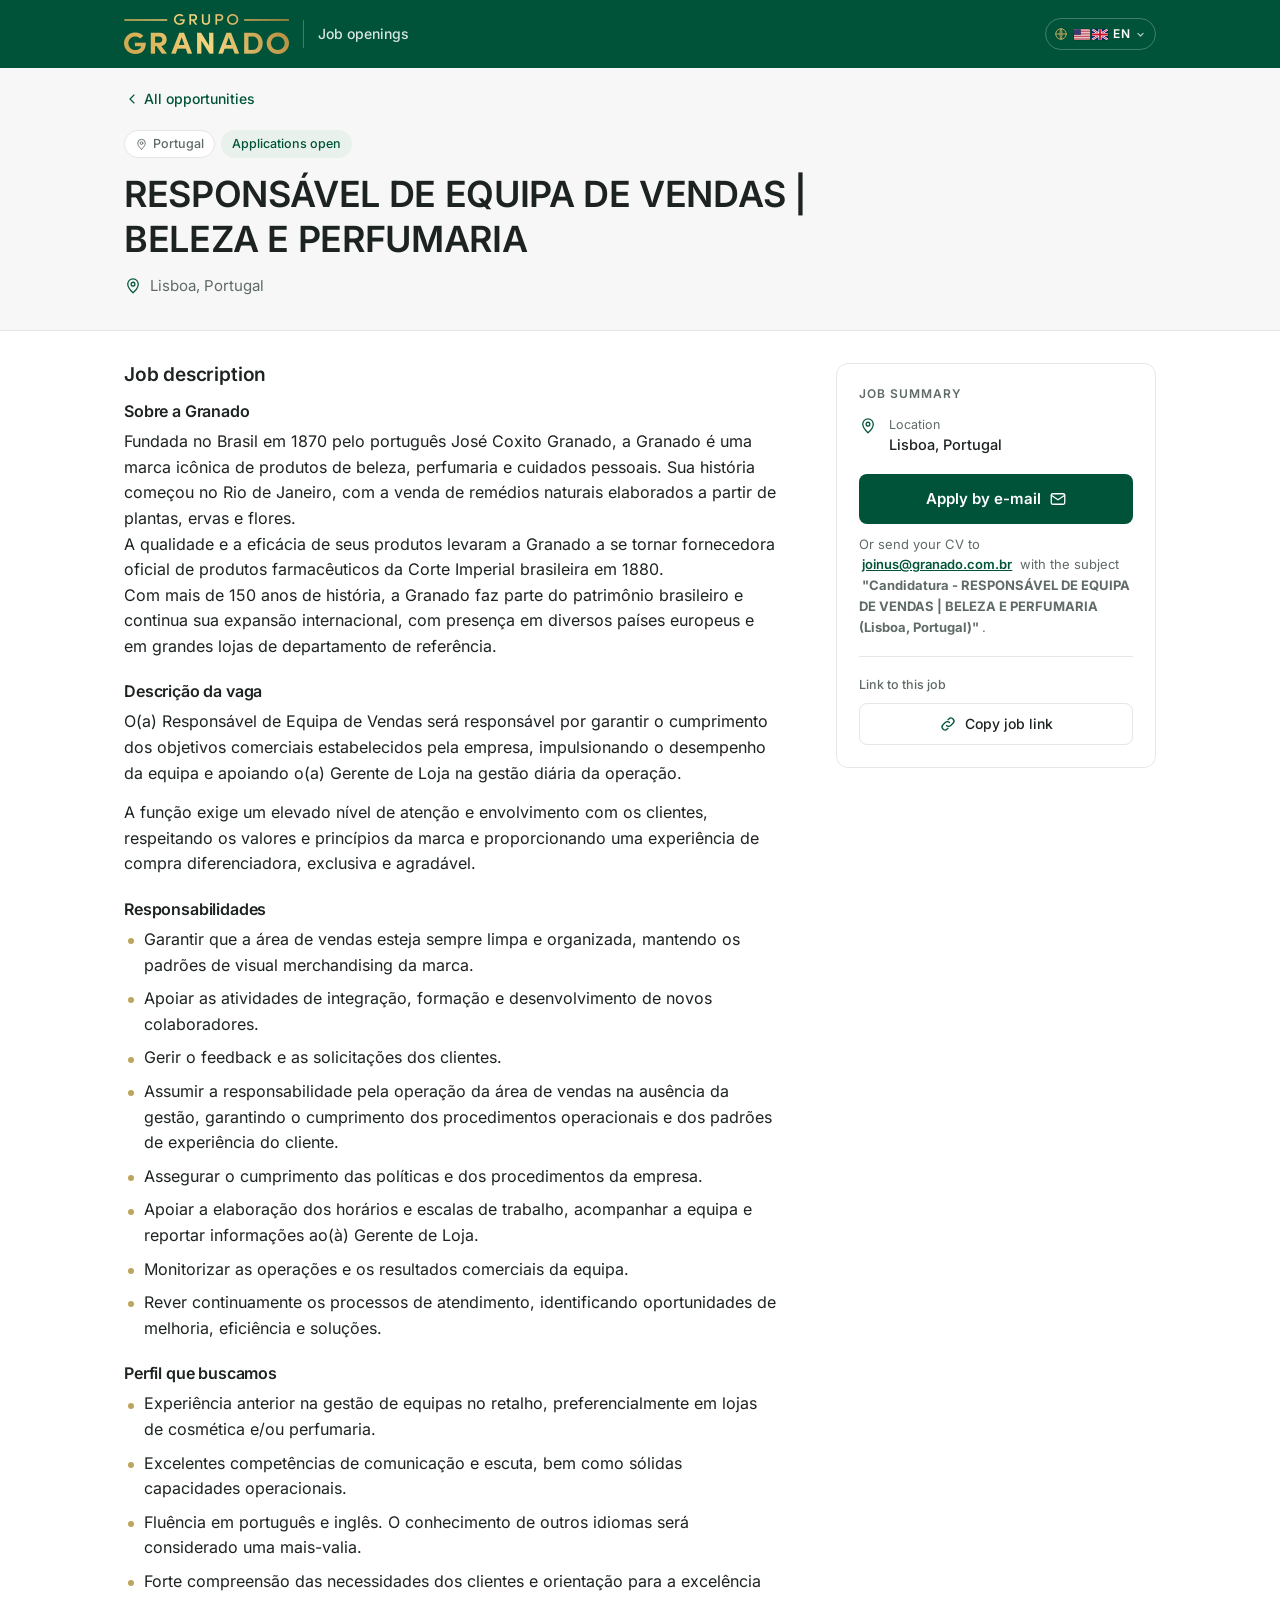
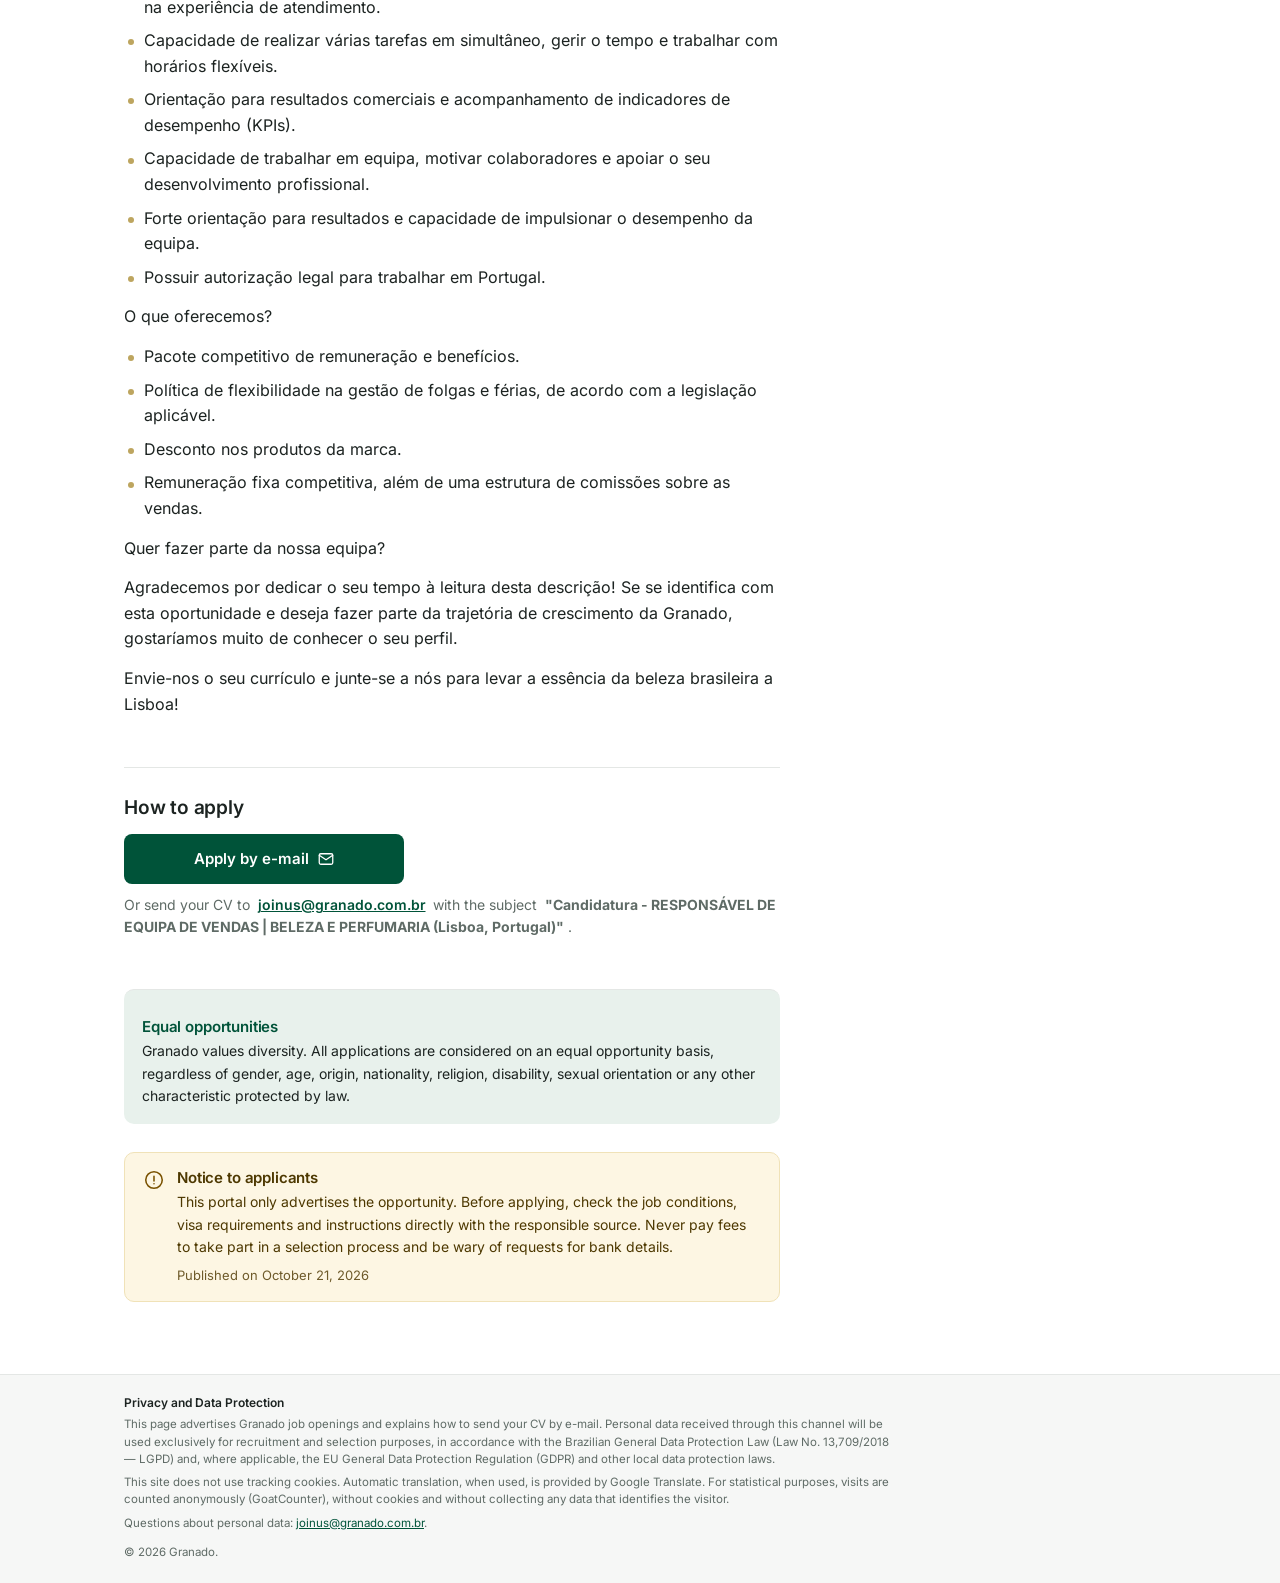
<file: jobs/tck5m3/index.html>
<!doctype html>
<html lang="pt-BR" data-texto="pt">
<head>
<meta charset="utf-8">
<meta name="viewport" content="width=device-width, initial-scale=1">
<title>RESPONSÁVEL DE EQUIPA DE VENDAS | BELEZA E PERFUMARIA — Lisboa, Portugal | Granado</title>
<meta name="description" content="Lisboa, Portugal. Sobre a Granado: Fundada no Brasil em 1870 pelo português José Coxito Granado, a Granado é uma marca icônica de produtos de beleza, perf…">
<link rel="canonical" href="https://vagasgranado.github.io/jobs/tck5m3/">
<meta property="og:type" content="article">
<meta property="og:site_name" content="Granado">
<meta property="og:locale" content="pt_BR">
<meta property="og:title" content="RESPONSÁVEL DE EQUIPA DE VENDAS | BELEZA E PERFUMARIA — Lisboa, Portugal | Granado">
<meta property="og:description" content="Lisboa, Portugal. Sobre a Granado: Fundada no Brasil em 1870 pelo português José Coxito Granado, a Granado é uma marca icônica de produtos de beleza, perf…">
<meta property="og:url" content="https://vagasgranado.github.io/jobs/tck5m3/">
<meta name="twitter:card" content="summary">
<meta name="twitter:title" content="RESPONSÁVEL DE EQUIPA DE VENDAS | BELEZA E PERFUMARIA — Lisboa, Portugal | Granado">
<meta name="twitter:description" content="Lisboa, Portugal. Sobre a Granado: Fundada no Brasil em 1870 pelo português José Coxito Granado, a Granado é uma marca icônica de produtos de beleza, perf…">
<meta name="theme-color" content="#005339">
<link rel="icon" href="../../assets/icone.svg" type="image/svg+xml">
<link rel="preload" href="../../assets/inter-latin.woff2" as="font" type="font/woff2" crossorigin>
<link rel="stylesheet" href="../../assets/estilo.css">
<script type="application/ld+json">{"@context":"https://schema.org/","@type":"JobPosting","title":"RESPONSÁVEL DE EQUIPA DE VENDAS | BELEZA E PERFUMARIA","description":"\u003ch3>Sobre a Granado\u003c/h3>\u003cp>Fundada no Brasil em 1870 pelo português José Coxito Granado, a Granado é uma marca icônica de produtos de beleza, perfumaria e cuidados pessoais. Sua história começou no Rio de Janeiro, com a venda de remédios naturais elaborados a partir de plantas, ervas e flores.\u003cbr>A qualidade e a eficácia de seus produtos levaram a Granado a se tornar fornecedora oficial de produtos farmacêuticos da Corte Imperial brasileira em 1880.\u003cbr>Com mais de 150 anos de história, a Granado faz parte do patrimônio brasileiro e continua sua expansão internacional, com presença em diversos países europeus e em grandes lojas de departamento de referência.\u003c/p>\n\u003ch3>Descrição da vaga\u003c/h3>\u003cp>O(a) Responsável de Equipa de Vendas será responsável por garantir o cumprimento dos objetivos comerciais estabelecidos pela empresa, impulsionando o desempenho da equipa e apoiando o(a) Gerente de Loja na gestão diária da operação.\u003c/p>\n\u003cp>A função exige um elevado nível de atenção e envolvimento com os clientes, respeitando os valores e princípios da marca e proporcionando uma experiência de compra diferenciadora, exclusiva e agradável.\u003c/p>\n\u003ch3>Responsabilidades\u003c/h3>\u003cul class=\"lista\">\u003cli>Garantir que a área de vendas esteja sempre limpa e organizada, mantendo os padrões de visual merchandising da marca.\u003c/li>\u003cli>Apoiar as atividades de integração, formação e desenvolvimento de novos colaboradores.\u003c/li>\u003cli>Gerir o feedback e as solicitações dos clientes.\u003c/li>\u003cli>Assumir a responsabilidade pela operação da área de vendas na ausência da gestão, garantindo o cumprimento dos procedimentos operacionais e dos padrões de experiência do cliente.\u003c/li>\u003cli>Assegurar o cumprimento das políticas e dos procedimentos da empresa.\u003c/li>\u003cli>Apoiar a elaboração dos horários e escalas de trabalho, acompanhar a equipa e reportar informações ao(à) Gerente de Loja.\u003c/li>\u003cli>Monitorizar as operações e os resultados comerciais da equipa.\u003c/li>\u003cli>Rever continuamente os processos de atendimento, identificando oportunidades de melhoria, eficiência e soluções.\u003c/li>\u003c/ul>\n\u003ch3>Perfil que buscamos\u003c/h3>\u003cul class=\"lista\">\u003cli>Experiência anterior na gestão de equipas no retalho, preferencialmente em lojas de cosmética e/ou perfumaria.\u003c/li>\u003cli>Excelentes competências de comunicação e escuta, bem como sólidas capacidades operacionais.\u003c/li>\u003cli>Fluência em português e inglês. O conhecimento de outros idiomas será considerado uma mais-valia.\u003c/li>\u003cli>Forte compreensão das necessidades dos clientes e orientação para a excelência na experiência de atendimento.\u003c/li>\u003cli>Capacidade de realizar várias tarefas em simultâneo, gerir o tempo e trabalhar com horários flexíveis.\u003c/li>\u003cli>Orientação para resultados comerciais e acompanhamento de indicadores de desempenho (KPIs).\u003c/li>\u003cli>Capacidade de trabalhar em equipa, motivar colaboradores e apoiar o seu desenvolvimento profissional.\u003c/li>\u003cli>Forte orientação para resultados e capacidade de impulsionar o desempenho da equipa.\u003c/li>\u003cli>Possuir autorização legal para trabalhar em Portugal.\u003c/li>\u003c/ul>\n\u003cp>O que oferecemos?\u003c/p>\u003cul class=\"lista\">\u003cli>Pacote competitivo de remuneração e benefícios.\u003c/li>\u003cli>Política de flexibilidade na gestão de folgas e férias, de acordo com a legislação aplicável.\u003c/li>\u003cli>Desconto nos produtos da marca.\u003c/li>\u003cli>Remuneração fixa competitiva, além de uma estrutura de comissões sobre as vendas.\u003c/li>\u003c/ul>\n\u003cp>Quer fazer parte da nossa equipa?\u003c/p>\n\u003cp>Agradecemos por dedicar o seu tempo à leitura desta descrição! Se se identifica com esta oportunidade e deseja fazer parte da trajetória de crescimento da Granado, gostaríamos muito de conhecer o seu perfil.\u003c/p>\n\u003cp>Envie-nos o seu currículo e junte-se a nós para levar a essência da beleza brasileira a Lisboa!\u003c/p>\u003cp>A Granado valoriza a diversidade. Todas as candidaturas são avaliadas com igualdade de oportunidades, sem distinção de gênero, idade, origem, nacionalidade, religião, deficiência, orientação sexual ou qualquer outra característica protegida por lei.\u003c/p>","identifier":{"@type":"PropertyValue","name":"Granado","value":"tck5m3"},"datePosted":"2026-10-21","hiringOrganization":{"@type":"Organization","name":"Granado","logo":"https://vagasgranado.github.io/assets/marca-grupo-granado.png"},"jobLocation":{"@type":"Place","address":{"@type":"PostalAddress","addressLocality":"Lisboa","addressCountry":"PT"}},"directApply":false}</script>
</head>
<body>
<a class="pular" href="#conteudo"><span class="notranslate" translate="no" data-t="pular">Pular para o conteúdo</span></a>
<header class="topo">
  <div class="container topo-inner">
    <a class="marca notranslate" translate="no" href="../../index.html">
      <img class="logo" src="../../assets/marca-grupo-granado.png" alt="Grupo Granado" width="165" height="40"><span class="marca-texto"><span class="notranslate" translate="no" data-t="inicioTitulo">Vagas</span></span>
    </a>
    <nav class="idiomas-site notranslate" translate="no" aria-label="Idioma / Language / Langue">
      <button type="button" class="idioma-atual" aria-haspopup="true" aria-expanded="false" aria-controls="idioma-menu" title="Idioma / Language / Langue">
        <svg class="idioma-globo" viewBox="0 0 24 24" fill="none" stroke="currentColor" stroke-width="1.7" stroke-linecap="round" stroke-linejoin="round" aria-hidden="true"><circle cx="12" cy="12" r="9"/><path d="M3 12h18M12 3c2.5 2.7 2.5 15.3 0 18M12 3c-2.5 2.7-2.5 15.3 0 18"/></svg><span class="idioma-sel"><svg class="bandeira" viewBox="0 0 30 20" aria-hidden="true"><rect width="30" height="20" fill="#009c3b"/><path d="M15 2.5 27 10 15 17.5 3 10z" fill="#ffdf00"/><circle cx="15" cy="10" r="4.3" fill="#002776"/></svg>PT</span><svg class="idioma-seta" viewBox="0 0 12 12" aria-hidden="true"><path d="M2.5 4.5 6 8l3.5-3.5" fill="none" stroke="currentColor" stroke-width="1.6" stroke-linecap="round" stroke-linejoin="round"/></svg>
      </button>
      <ul class="idioma-menu" id="idioma-menu" hidden>
        <li><button type="button" data-idioma="pt" data-sigla="PT" lang="pt"><span class="bandeiras"><svg class="bandeira" viewBox="0 0 30 20" aria-hidden="true"><rect width="30" height="20" fill="#009c3b"/><path d="M15 2.5 27 10 15 17.5 3 10z" fill="#ffdf00"/><circle cx="15" cy="10" r="4.3" fill="#002776"/></svg></span><span>Português</span></button></li>
        <li><button type="button" data-idioma="en" data-sigla="EN" lang="en"><span class="bandeiras"><svg class="bandeira" viewBox="0 0 30 20" aria-hidden="true"><rect width="30" height="20" fill="#fff"/><path d="M0 1.54h30M0 4.62h30M0 7.69h30M0 10.77h30M0 13.85h30M0 16.92h30M0 20h30" stroke="#b22234" stroke-width="1.54"/><rect width="13" height="10.77" fill="#3c3b6e"/></svg><svg class="bandeira" viewBox="0 0 30 20" aria-hidden="true"><rect width="30" height="20" fill="#012169"/><path d="M0 0 30 20M30 0 0 20" stroke="#fff" stroke-width="4"/><path d="M0 0 30 20M30 0 0 20" stroke="#c8102e" stroke-width="1.6"/><path d="M15 0v20M0 10h30" stroke="#fff" stroke-width="6"/><path d="M15 0v20M0 10h30" stroke="#c8102e" stroke-width="3.4"/></svg></span><span>English (US / UK)</span></button></li>
        <li><button type="button" data-idioma="es" data-sigla="ES" lang="es"><span class="bandeiras"><svg class="bandeira" viewBox="0 0 30 20" aria-hidden="true"><rect width="30" height="20" fill="#aa151b"/><rect y="5" width="30" height="10" fill="#f1bf00"/></svg></span><span>Español</span></button></li>
        <li><button type="button" data-idioma="fr" data-sigla="FR" lang="fr"><span class="bandeiras"><svg class="bandeira" viewBox="0 0 30 20" aria-hidden="true"><rect width="30" height="20" fill="#fff"/><rect width="10" height="20" fill="#002654"/><rect x="20" width="10" height="20" fill="#ce1126"/></svg></span><span>Français</span></button></li>
        <li><button type="button" data-idioma="it" data-sigla="IT" lang="it"><span class="bandeiras"><svg class="bandeira" viewBox="0 0 30 20" aria-hidden="true"><rect width="30" height="20" fill="#fff"/><rect width="10" height="20" fill="#009246"/><rect x="20" width="10" height="20" fill="#ce2b37"/></svg></span><span>Italiano</span></button></li>
      </ul>
    </nav>
  </div>
  <div id="tradutor" hidden></div>
</header>
<main id="conteudo">




<div class="cabecalho-vaga">
  <div class="container">
    <a class="voltar" href="../../index.html"><svg class="ic" viewBox="0 0 24 24" fill="none" stroke="currentColor" stroke-width="1.7" stroke-linecap="round" stroke-linejoin="round" aria-hidden="true"><path d="M15 18l-6-6 6-6"/></svg> <span class="notranslate" translate="no" data-t="todas">Todas as oportunidades</span></a>
    <div class="etiquetas">
      <span class="etiqueta etiqueta-pais"><svg class="ic" viewBox="0 0 24 24" fill="none" stroke="currentColor" stroke-width="1.7" stroke-linecap="round" stroke-linejoin="round" aria-hidden="true"><path d="M12 21s-7-6.2-7-11.5A7 7 0 0 1 19 9.5C19 14.8 12 21 12 21z"/><circle cx="12" cy="9.5" r="2.5"/></svg> Portugal</span>
      
      <span class="etiqueta etiqueta-aberta"><span class="notranslate" translate="no" data-t="etqAberta">Inscrições abertas</span></span>
    </div>
    <h1>RESPONSÁVEL DE EQUIPA DE VENDAS | BELEZA E PERFUMARIA</h1>
    
    <p class="subtitulo-local"><svg class="ic" viewBox="0 0 24 24" fill="none" stroke="currentColor" stroke-width="1.7" stroke-linecap="round" stroke-linejoin="round" aria-hidden="true"><path d="M12 21s-7-6.2-7-11.5A7 7 0 0 1 19 9.5C19 14.8 12 21 12 21z"/><circle cx="12" cy="9.5" r="2.5"/></svg> Lisboa, Portugal</p>
  </div>
</div>

<div class="container grade-vaga">
  <article class="conteudo-vaga">
    <section class="secao" id="descricao"><h2><span class="notranslate" translate="no" data-t="descricao">Descrição da vaga</span></h2><div class="texto-livre"><h3>Sobre a <span class="notranslate" translate="no">Granado</span></h3><p>Fundada no Brasil em 1870 pelo português José Coxito <span class="notranslate" translate="no">Granado</span>, a <span class="notranslate" translate="no">Granado</span> é uma marca icônica de produtos de beleza, perfumaria e cuidados pessoais. Sua história começou no Rio de Janeiro, com a venda de remédios naturais elaborados a partir de plantas, ervas e flores.<br>A qualidade e a eficácia de seus produtos levaram a <span class="notranslate" translate="no">Granado</span> a se tornar fornecedora oficial de produtos farmacêuticos da Corte Imperial brasileira em 1880.<br>Com mais de 150 anos de história, a <span class="notranslate" translate="no">Granado</span> faz parte do patrimônio brasileiro e continua sua expansão internacional, com presença em diversos países europeus e em grandes lojas de departamento de referência.</p>
<h3>Descrição da vaga</h3><p>O(a) Responsável de Equipa de Vendas será responsável por garantir o cumprimento dos objetivos comerciais estabelecidos pela empresa, impulsionando o desempenho da equipa e apoiando o(a) Gerente de Loja na gestão diária da operação.</p>
<p>A função exige um elevado nível de atenção e envolvimento com os clientes, respeitando os valores e princípios da marca e proporcionando uma experiência de compra diferenciadora, exclusiva e agradável.</p>
<h3>Responsabilidades</h3><ul class="lista"><li>Garantir que a área de vendas esteja sempre limpa e organizada, mantendo os padrões de visual merchandising da marca.</li><li>Apoiar as atividades de integração, formação e desenvolvimento de novos colaboradores.</li><li>Gerir o feedback e as solicitações dos clientes.</li><li>Assumir a responsabilidade pela operação da área de vendas na ausência da gestão, garantindo o cumprimento dos procedimentos operacionais e dos padrões de experiência do cliente.</li><li>Assegurar o cumprimento das políticas e dos procedimentos da empresa.</li><li>Apoiar a elaboração dos horários e escalas de trabalho, acompanhar a equipa e reportar informações ao(à) Gerente de Loja.</li><li>Monitorizar as operações e os resultados comerciais da equipa.</li><li>Rever continuamente os processos de atendimento, identificando oportunidades de melhoria, eficiência e soluções.</li></ul>
<h3>Perfil que buscamos</h3><ul class="lista"><li>Experiência anterior na gestão de equipas no retalho, preferencialmente em lojas de cosmética e/ou perfumaria.</li><li>Excelentes competências de comunicação e escuta, bem como sólidas capacidades operacionais.</li><li>Fluência em português e inglês. O conhecimento de outros idiomas será considerado uma mais-valia.</li><li>Forte compreensão das necessidades dos clientes e orientação para a excelência na experiência de atendimento.</li><li>Capacidade de realizar várias tarefas em simultâneo, gerir o tempo e trabalhar com horários flexíveis.</li><li>Orientação para resultados comerciais e acompanhamento de indicadores de desempenho (KPIs).</li><li>Capacidade de trabalhar em equipa, motivar colaboradores e apoiar o seu desenvolvimento profissional.</li><li>Forte orientação para resultados e capacidade de impulsionar o desempenho da equipa.</li><li>Possuir autorização legal para trabalhar em Portugal.</li></ul>
<p>O que oferecemos?</p><ul class="lista"><li>Pacote competitivo de remuneração e benefícios.</li><li>Política de flexibilidade na gestão de folgas e férias, de acordo com a legislação aplicável.</li><li>Desconto nos produtos da marca.</li><li>Remuneração fixa competitiva, além de uma estrutura de comissões sobre as vendas.</li></ul>
<p>Quer fazer parte da nossa equipa?</p>
<p>Agradecemos por dedicar o seu tempo à leitura desta descrição! Se se identifica com esta oportunidade e deseja fazer parte da trajetória de crescimento da <span class="notranslate" translate="no">Granado</span>, gostaríamos muito de conhecer o seu perfil.</p>
<p>Envie-nos o seu currículo e junte-se a nós para levar a essência da beleza brasileira a Lisboa!</p></div></section>
    
    
    
    
    
    
    
    
    <section class="secao" id="candidatura"><h2><span class="notranslate" translate="no" data-t="comoCandidatar">Como se candidatar</span></h2>
           
           <a class="botao botao-principal" data-candidatura href="mailto:joinus@granado.com.br?subject=Candidatura%20-%20RESPONS%C3%81VEL%20DE%20EQUIPA%20DE%20VENDAS%20%7C%20BELEZA%20E%20PERFUMARIA%20(Lisboa%2C%20Portugal)"><span class="notranslate" translate="no" data-t="candEmail">Candidatar-se por e-mail</span> <svg class="ic" viewBox="0 0 24 24" fill="none" stroke="currentColor" stroke-width="1.7" stroke-linecap="round" stroke-linejoin="round" aria-hidden="true"><rect x="3" y="5" width="18" height="14" rx="2"/><path d="M3 7l9 6 9-6"/></svg></a><p class="email-cand notranslate" translate="no" data-candidatura data-t-modelo="ouEnvie">Ou envie o currículo para <a class="notranslate fixo" translate="no" href="mailto:joinus@granado.com.br?subject=Candidatura%20-%20RESPONS%C3%81VEL%20DE%20EQUIPA%20DE%20VENDAS%20%7C%20BELEZA%20E%20PERFUMARIA%20(Lisboa%2C%20Portugal)">joinus@granado.com.br</a> com o assunto <strong class="notranslate fixo" translate="no">"Candidatura - RESPONSÁVEL DE EQUIPA DE VENDAS | BELEZA E PERFUMARIA (Lisboa, Portugal)"</strong>.</p></section>

    <section class="secao igualdade" id="igualdade"><h2><span class="notranslate" translate="no" data-t="igualdadeTitulo">Igualdade de oportunidades</span></h2><p><span class="notranslate" translate="no" data-t="igualdadeTexto">A Granado valoriza a diversidade. Todas as candidaturas são avaliadas com igualdade de oportunidades, sem distinção de gênero, idade, origem, nacionalidade, religião, deficiência, orientação sexual ou qualquer outra característica protegida por lei.</span></p></section>

    <aside class="aviso" role="note">
      <svg class="ic" viewBox="0 0 24 24" fill="none" stroke="currentColor" stroke-width="1.7" stroke-linecap="round" stroke-linejoin="round" aria-hidden="true"><circle cx="12" cy="12" r="9"/><path d="M12 8v5M12 16h.01"/></svg>
      <div>
        <h2><span class="notranslate" translate="no" data-t="avisoTitulo">Aviso ao candidato</span></h2>
        <p><span class="notranslate" translate="no" data-t="avisoTexto">Este portal apenas divulga a oportunidade. Antes de se candidatar, confira as condições da vaga, os requisitos de visto e as orientações diretamente com a fonte responsável. Nunca pague taxas para participar de processos seletivos e desconfie de pedidos de dados bancários.</span></p>
        
        <p class="fonte"><span class="notranslate" translate="no" data-t="publicado">Publicado em</span> <span class="notranslate" translate="no" data-data="2026-10-21">21 de outubro de 2026</span></p>
      </div>
    </aside>
  </article>

  <aside class="lateral">
    <div class="cartao-resumo">
      <h2><span class="notranslate" translate="no" data-t="resumo">Resumo da vaga</span></h2>
      <dl>
        <div class="item-resumo"><svg class="ic" viewBox="0 0 24 24" fill="none" stroke="currentColor" stroke-width="1.7" stroke-linecap="round" stroke-linejoin="round" aria-hidden="true"><path d="M12 21s-7-6.2-7-11.5A7 7 0 0 1 19 9.5C19 14.8 12 21 12 21z"/><circle cx="12" cy="9.5" r="2.5"/></svg><div><dt><span class="notranslate" translate="no" data-t="local">Local</span></dt><dd>Lisboa, Portugal</dd></div></div>
      </dl>
      <a class="botao botao-principal" data-candidatura href="mailto:joinus@granado.com.br?subject=Candidatura%20-%20RESPONS%C3%81VEL%20DE%20EQUIPA%20DE%20VENDAS%20%7C%20BELEZA%20E%20PERFUMARIA%20(Lisboa%2C%20Portugal)"><span class="notranslate" translate="no" data-t="candEmail">Candidatar-se por e-mail</span> <svg class="ic" viewBox="0 0 24 24" fill="none" stroke="currentColor" stroke-width="1.7" stroke-linecap="round" stroke-linejoin="round" aria-hidden="true"><rect x="3" y="5" width="18" height="14" rx="2"/><path d="M3 7l9 6 9-6"/></svg></a><p class="email-cand notranslate" translate="no" data-candidatura data-t-modelo="ouEnvie">Ou envie o currículo para <a class="notranslate fixo" translate="no" href="mailto:joinus@granado.com.br?subject=Candidatura%20-%20RESPONS%C3%81VEL%20DE%20EQUIPA%20DE%20VENDAS%20%7C%20BELEZA%20E%20PERFUMARIA%20(Lisboa%2C%20Portugal)">joinus@granado.com.br</a> com o assunto <strong class="notranslate fixo" translate="no">"Candidatura - RESPONSÁVEL DE EQUIPA DE VENDAS | BELEZA E PERFUMARIA (Lisboa, Portugal)"</strong>.</p>
      <div class="compartilhar">
        <p><span class="notranslate" translate="no" data-t="linkVaga">Link desta vaga</span></p>
        <div class="botoes-compartilhar">
          <button type="button" class="botao botao-secundario" data-copiar="https://vagasgranado.github.io/jobs/tck5m3/" data-copiado="Link copiado!"><svg class="ic" viewBox="0 0 24 24" fill="none" stroke="currentColor" stroke-width="1.7" stroke-linecap="round" stroke-linejoin="round" aria-hidden="true"><path d="M10 14a4 4 0 0 0 5.7 0l3-3a4 4 0 0 0-5.7-5.7l-1 1M14 10a4 4 0 0 0-5.7 0l-3 3a4 4 0 0 0 5.7 5.7l1-1"/></svg> <span class="notranslate" translate="no" data-t="copiar">Copiar link da vaga</span></button>
        </div>
      </div>
    </div>
  </aside>
</div>
<div class="barra-movel" data-candidatura><a class="botao botao-principal" href="mailto:joinus@granado.com.br?subject=Candidatura%20-%20RESPONS%C3%81VEL%20DE%20EQUIPA%20DE%20VENDAS%20%7C%20BELEZA%20E%20PERFUMARIA%20(Lisboa%2C%20Portugal)"><span class="notranslate" translate="no" data-t="candEmail">Candidatar-se por e-mail</span> <svg class="ic" viewBox="0 0 24 24" fill="none" stroke="currentColor" stroke-width="1.7" stroke-linecap="round" stroke-linejoin="round" aria-hidden="true"><rect x="3" y="5" width="18" height="14" rx="2"/><path d="M3 7l9 6 9-6"/></svg></a></div>

</main>
<footer class="rodape">
  <div class="container">
    <div class="privacidade">
      <h2><span class="notranslate" translate="no" data-t="privTitulo">Privacidade e Proteção de Dados</span></h2>
      <p><span class="notranslate" translate="no" data-t="privTexto">Esta página divulga vagas da Granado e orienta o envio de currículos por e-mail. Os dados pessoais recebidos por esse canal serão utilizados exclusivamente para fins de recrutamento e seleção, conforme a Lei Geral de Proteção de Dados (Lei nº 13.709/2018 — LGPD) e, quando aplicável, o Regulamento Geral sobre a Proteção de Dados da União Europeia (RGPD/GDPR) e demais leis locais de proteção de dados.</span></p>
      <p><span class="notranslate" translate="no" data-t="privCookies">Este site não utiliza cookies de rastreamento. A tradução automática, quando utilizada, é fornecida pelo Google Tradutor.</span> <span class="notranslate" translate="no" data-t="privContagem">Para fins estatísticos, contamos as visitas de forma anônima (GoatCounter), sem cookies e sem coletar dados que identifiquem o visitante.</span></p>
      <p><span class="notranslate" translate="no" data-t="privContato">Dúvidas sobre dados pessoais:</span> <a class="notranslate" translate="no" href="mailto:joinus@granado.com.br">joinus@granado.com.br</a>.</p>
    </div>
    <p class="direitos">© 2026 Granado.</p>
  </div>
</footer>
<script src="../../assets/textos.js" defer></script>
<script src="../../assets/site.js" defer></script>
<script data-goatcounter="https://vagasgranado.goatcounter.com/count" src="../../assets/contador.js" async></script>
</body>
</html>
</file>
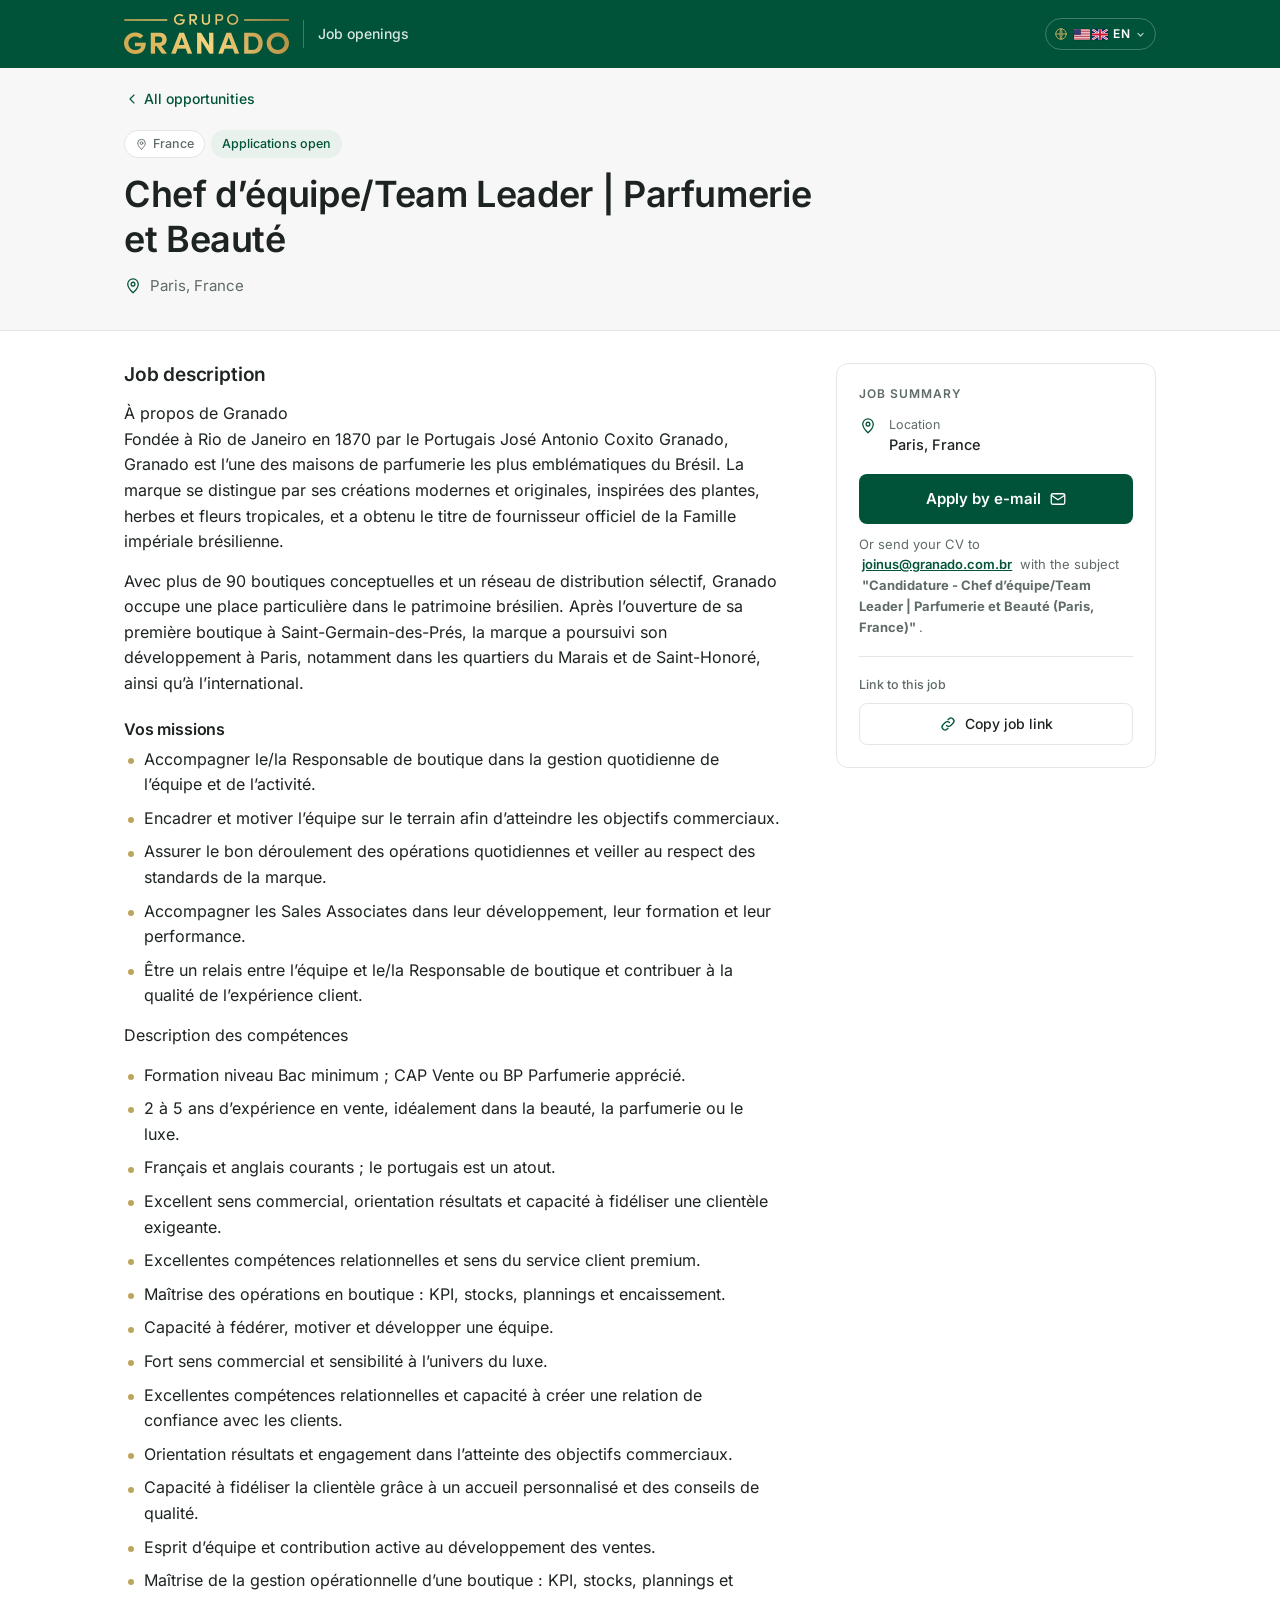
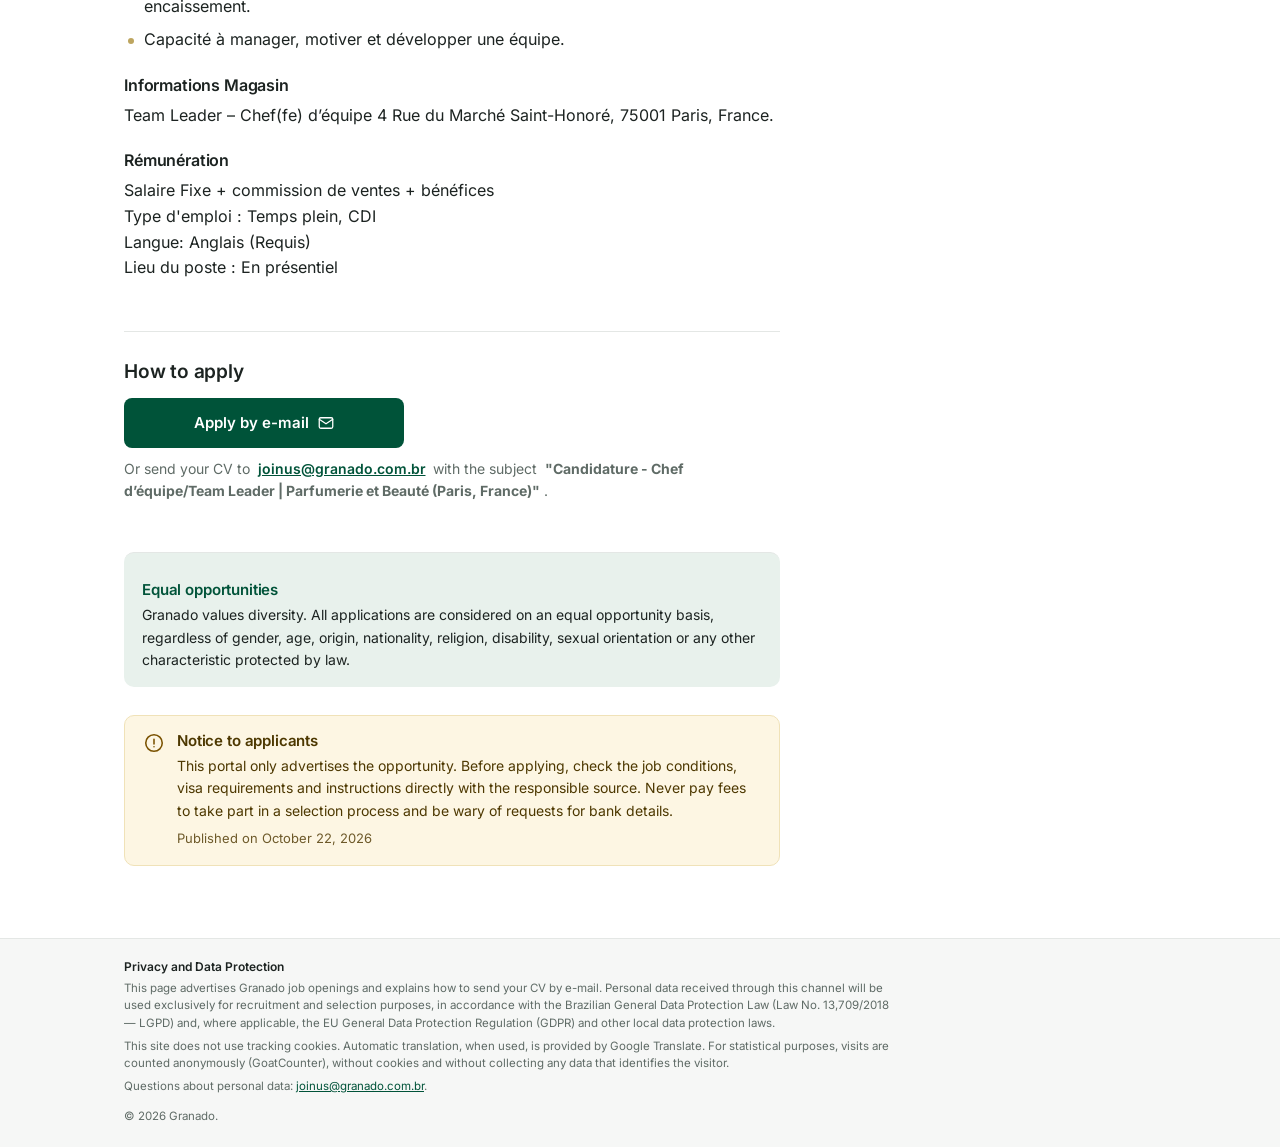
<file: jobs/ynqnsq/index.html>
<!doctype html>
<html lang="fr" data-texto="fr">
<head>
<meta charset="utf-8">
<meta name="viewport" content="width=device-width, initial-scale=1">
<title>Chef d’équipe/Team Leader | Parfumerie et Beauté — Paris, France | Granado</title>
<meta name="description" content="Paris, France. À propos de Granado Fondée à Rio de Janeiro en 1870 par le Portugais José Antonio Coxito Granado, Granado est l’une des maisons de parfumer…">
<link rel="canonical" href="https://vagasgranado.github.io/jobs/ynqnsq/">
<meta property="og:type" content="article">
<meta property="og:site_name" content="Granado">
<meta property="og:locale" content="fr_FR">
<meta property="og:title" content="Chef d’équipe/Team Leader | Parfumerie et Beauté — Paris, France | Granado">
<meta property="og:description" content="Paris, France. À propos de Granado Fondée à Rio de Janeiro en 1870 par le Portugais José Antonio Coxito Granado, Granado est l’une des maisons de parfumer…">
<meta property="og:url" content="https://vagasgranado.github.io/jobs/ynqnsq/">
<meta name="twitter:card" content="summary">
<meta name="twitter:title" content="Chef d’équipe/Team Leader | Parfumerie et Beauté — Paris, France | Granado">
<meta name="twitter:description" content="Paris, France. À propos de Granado Fondée à Rio de Janeiro en 1870 par le Portugais José Antonio Coxito Granado, Granado est l’une des maisons de parfumer…">
<meta name="theme-color" content="#005339">
<link rel="icon" href="../../assets/icone.svg" type="image/svg+xml">
<link rel="preload" href="../../assets/inter-latin.woff2" as="font" type="font/woff2" crossorigin>
<link rel="stylesheet" href="../../assets/estilo.css">
<script type="application/ld+json">{"@context":"https://schema.org/","@type":"JobPosting","title":"Chef d’équipe/Team Leader | Parfumerie et Beauté","description":"\u003cp>À propos de Granado\u003cbr>Fondée à Rio de Janeiro en 1870 par le Portugais José Antonio Coxito Granado, Granado est l’une des maisons de parfumerie les plus emblématiques du Brésil. La marque se distingue par ses créations modernes et originales, inspirées des plantes, herbes et fleurs tropicales, et a obtenu le titre de fournisseur officiel de la Famille impériale brésilienne.\u003c/p>\n\u003cp>Avec plus de 90 boutiques conceptuelles et un réseau de distribution sélectif, Granado occupe une place particulière dans le patrimoine brésilien. Après l’ouverture de sa première boutique à Saint-Germain-des-Prés, la marque a poursuivi son développement à Paris, notamment dans les quartiers du Marais et de Saint-Honoré, ainsi qu’à l’international.\u003c/p>\n\u003ch3>Vos missions\u003c/h3>\n\u003cul class=\"lista\">\u003cli>Accompagner le/la Responsable de boutique dans la gestion quotidienne de l’équipe et de l’activité.\u003c/li>\u003cli>Encadrer et motiver l’équipe sur le terrain afin d’atteindre les objectifs commerciaux.\u003c/li>\u003cli>Assurer le bon déroulement des opérations quotidiennes et veiller au respect des standards de la marque.\u003c/li>\u003cli>Accompagner les Sales Associates dans leur développement, leur formation et leur performance.\u003c/li>\u003cli>Être un relais entre l’équipe et le/la Responsable de boutique et contribuer à la qualité de l’expérience client.\u003c/li>\u003c/ul>\n\u003cp>Description des compétences\u003c/p>\u003cul class=\"lista\">\u003cli>Formation niveau Bac minimum ; CAP Vente ou BP Parfumerie apprécié.\u003c/li>\u003cli>2 à 5 ans d’expérience en vente, idéalement dans la beauté, la parfumerie ou le luxe.\u003c/li>\u003cli>Français et anglais courants ; le portugais est un atout.\u003c/li>\u003cli>Excellent sens commercial, orientation résultats et capacité à fidéliser une clientèle exigeante.\u003c/li>\u003cli>Excellentes compétences relationnelles et sens du service client premium.\u003c/li>\u003cli>Maîtrise des opérations en boutique : KPI, stocks, plannings et encaissement.\u003c/li>\u003cli>Capacité à fédérer, motiver et développer une équipe.\u003c/li>\u003cli>Fort sens commercial et sensibilité à l’univers du luxe.\u003c/li>\u003cli>Excellentes compétences relationnelles et capacité à créer une relation de confiance avec les clients.\u003c/li>\u003cli>Orientation résultats et engagement dans l’atteinte des objectifs commerciaux.\u003c/li>\u003cli>Capacité à fidéliser la clientèle grâce à un accueil personnalisé et des conseils de qualité.\u003c/li>\u003cli>Esprit d’équipe et contribution active au développement des ventes.\u003c/li>\u003cli>Maîtrise de la gestion opérationnelle d’une boutique : KPI, stocks, plannings et encaissement.\u003c/li>\u003cli>Capacité à manager, motiver et développer une équipe.\u003c/li>\u003c/ul>\n\u003ch3>Informations Magasin\u003c/h3>\n\u003cp>Team Leader – Chef(fe) d’équipe 4 Rue du Marché Saint-Honoré, 75001 Paris, France.\u003c/p>\n\u003ch3>Rémunération\u003c/h3>\u003cp>Salaire Fixe + commission de ventes + bénéfices\u003cbr>Type d&#39;emploi : Temps plein, CDI\u003cbr>Langue: Anglais (Requis)\u003cbr>Lieu du poste : En présentiel\u003c/p>\u003cp>Granado valorise la diversité. Toutes les candidatures sont étudiées dans le respect de l&#39;égalité des chances, sans distinction de genre, d&#39;âge, d&#39;origine, de nationalité, de religion, de handicap, d&#39;orientation sexuelle ou de toute autre caractéristique protégée par la loi.\u003c/p>","identifier":{"@type":"PropertyValue","name":"Granado","value":"ynqnsq"},"datePosted":"2026-10-22","hiringOrganization":{"@type":"Organization","name":"Granado","logo":"https://vagasgranado.github.io/assets/marca-grupo-granado.png"},"jobLocation":{"@type":"Place","address":{"@type":"PostalAddress","addressLocality":"Paris","addressCountry":"FR"}},"directApply":false}</script>
</head>
<body>
<a class="pular" href="#conteudo"><span class="notranslate" translate="no" data-t="pular">Aller au contenu</span></a>
<header class="topo">
  <div class="container topo-inner">
    <a class="marca notranslate" translate="no" href="../../index.html">
      <img class="logo" src="../../assets/marca-grupo-granado.png" alt="Grupo Granado" width="165" height="40"><span class="marca-texto"><span class="notranslate" translate="no" data-t="inicioTitulo">Offres d'emploi</span></span>
    </a>
    <nav class="idiomas-site notranslate" translate="no" aria-label="Idioma / Language / Langue">
      <button type="button" class="idioma-atual" aria-haspopup="true" aria-expanded="false" aria-controls="idioma-menu" title="Idioma / Language / Langue">
        <svg class="idioma-globo" viewBox="0 0 24 24" fill="none" stroke="currentColor" stroke-width="1.7" stroke-linecap="round" stroke-linejoin="round" aria-hidden="true"><circle cx="12" cy="12" r="9"/><path d="M3 12h18M12 3c2.5 2.7 2.5 15.3 0 18M12 3c-2.5 2.7-2.5 15.3 0 18"/></svg><span class="idioma-sel"><svg class="bandeira" viewBox="0 0 30 20" aria-hidden="true"><rect width="30" height="20" fill="#fff"/><rect width="10" height="20" fill="#002654"/><rect x="20" width="10" height="20" fill="#ce1126"/></svg>FR</span><svg class="idioma-seta" viewBox="0 0 12 12" aria-hidden="true"><path d="M2.5 4.5 6 8l3.5-3.5" fill="none" stroke="currentColor" stroke-width="1.6" stroke-linecap="round" stroke-linejoin="round"/></svg>
      </button>
      <ul class="idioma-menu" id="idioma-menu" hidden>
        <li><button type="button" data-idioma="pt" data-sigla="PT" lang="pt"><span class="bandeiras"><svg class="bandeira" viewBox="0 0 30 20" aria-hidden="true"><rect width="30" height="20" fill="#009c3b"/><path d="M15 2.5 27 10 15 17.5 3 10z" fill="#ffdf00"/><circle cx="15" cy="10" r="4.3" fill="#002776"/></svg></span><span>Português</span></button></li>
        <li><button type="button" data-idioma="en" data-sigla="EN" lang="en"><span class="bandeiras"><svg class="bandeira" viewBox="0 0 30 20" aria-hidden="true"><rect width="30" height="20" fill="#fff"/><path d="M0 1.54h30M0 4.62h30M0 7.69h30M0 10.77h30M0 13.85h30M0 16.92h30M0 20h30" stroke="#b22234" stroke-width="1.54"/><rect width="13" height="10.77" fill="#3c3b6e"/></svg><svg class="bandeira" viewBox="0 0 30 20" aria-hidden="true"><rect width="30" height="20" fill="#012169"/><path d="M0 0 30 20M30 0 0 20" stroke="#fff" stroke-width="4"/><path d="M0 0 30 20M30 0 0 20" stroke="#c8102e" stroke-width="1.6"/><path d="M15 0v20M0 10h30" stroke="#fff" stroke-width="6"/><path d="M15 0v20M0 10h30" stroke="#c8102e" stroke-width="3.4"/></svg></span><span>English (US / UK)</span></button></li>
        <li><button type="button" data-idioma="es" data-sigla="ES" lang="es"><span class="bandeiras"><svg class="bandeira" viewBox="0 0 30 20" aria-hidden="true"><rect width="30" height="20" fill="#aa151b"/><rect y="5" width="30" height="10" fill="#f1bf00"/></svg></span><span>Español</span></button></li>
        <li><button type="button" data-idioma="fr" data-sigla="FR" lang="fr"><span class="bandeiras"><svg class="bandeira" viewBox="0 0 30 20" aria-hidden="true"><rect width="30" height="20" fill="#fff"/><rect width="10" height="20" fill="#002654"/><rect x="20" width="10" height="20" fill="#ce1126"/></svg></span><span>Français</span></button></li>
        <li><button type="button" data-idioma="it" data-sigla="IT" lang="it"><span class="bandeiras"><svg class="bandeira" viewBox="0 0 30 20" aria-hidden="true"><rect width="30" height="20" fill="#fff"/><rect width="10" height="20" fill="#009246"/><rect x="20" width="10" height="20" fill="#ce2b37"/></svg></span><span>Italiano</span></button></li>
      </ul>
    </nav>
  </div>
  <div id="tradutor" hidden></div>
</header>
<main id="conteudo">




<div class="cabecalho-vaga">
  <div class="container">
    <a class="voltar" href="../../index.html"><svg class="ic" viewBox="0 0 24 24" fill="none" stroke="currentColor" stroke-width="1.7" stroke-linecap="round" stroke-linejoin="round" aria-hidden="true"><path d="M15 18l-6-6 6-6"/></svg> <span class="notranslate" translate="no" data-t="todas">Toutes les opportunités</span></a>
    <div class="etiquetas">
      <span class="etiqueta etiqueta-pais"><svg class="ic" viewBox="0 0 24 24" fill="none" stroke="currentColor" stroke-width="1.7" stroke-linecap="round" stroke-linejoin="round" aria-hidden="true"><path d="M12 21s-7-6.2-7-11.5A7 7 0 0 1 19 9.5C19 14.8 12 21 12 21z"/><circle cx="12" cy="9.5" r="2.5"/></svg> France</span>
      
      <span class="etiqueta etiqueta-aberta"><span class="notranslate" translate="no" data-t="etqAberta">Candidatures ouvertes</span></span>
    </div>
    <h1>Chef d’équipe/Team Leader | Parfumerie et Beauté</h1>
    
    <p class="subtitulo-local"><svg class="ic" viewBox="0 0 24 24" fill="none" stroke="currentColor" stroke-width="1.7" stroke-linecap="round" stroke-linejoin="round" aria-hidden="true"><path d="M12 21s-7-6.2-7-11.5A7 7 0 0 1 19 9.5C19 14.8 12 21 12 21z"/><circle cx="12" cy="9.5" r="2.5"/></svg> Paris, France</p>
  </div>
</div>

<div class="container grade-vaga">
  <article class="conteudo-vaga">
    <section class="secao" id="descricao"><h2><span class="notranslate" translate="no" data-t="descricao">Description du poste</span></h2><div class="texto-livre"><p>À propos de <span class="notranslate" translate="no">Granado</span><br>Fondée à Rio de Janeiro en 1870 par le Portugais José Antonio Coxito <span class="notranslate" translate="no">Granado</span>, <span class="notranslate" translate="no">Granado</span> est l’une des maisons de parfumerie les plus emblématiques du Brésil. La marque se distingue par ses créations modernes et originales, inspirées des plantes, herbes et fleurs tropicales, et a obtenu le titre de fournisseur officiel de la Famille impériale brésilienne.</p>
<p>Avec plus de 90 boutiques conceptuelles et un réseau de distribution sélectif, <span class="notranslate" translate="no">Granado</span> occupe une place particulière dans le patrimoine brésilien. Après l’ouverture de sa première boutique à Saint-Germain-des-Prés, la marque a poursuivi son développement à Paris, notamment dans les quartiers du Marais et de Saint-Honoré, ainsi qu’à l’international.</p>
<h3>Vos missions</h3>
<ul class="lista"><li>Accompagner le/la Responsable de boutique dans la gestion quotidienne de l’équipe et de l’activité.</li><li>Encadrer et motiver l’équipe sur le terrain afin d’atteindre les objectifs commerciaux.</li><li>Assurer le bon déroulement des opérations quotidiennes et veiller au respect des standards de la marque.</li><li>Accompagner les Sales Associates dans leur développement, leur formation et leur performance.</li><li>Être un relais entre l’équipe et le/la Responsable de boutique et contribuer à la qualité de l’expérience client.</li></ul>
<p>Description des compétences</p><ul class="lista"><li>Formation niveau Bac minimum ; CAP Vente ou BP Parfumerie apprécié.</li><li>2 à 5 ans d’expérience en vente, idéalement dans la beauté, la parfumerie ou le luxe.</li><li>Français et anglais courants ; le portugais est un atout.</li><li>Excellent sens commercial, orientation résultats et capacité à fidéliser une clientèle exigeante.</li><li>Excellentes compétences relationnelles et sens du service client premium.</li><li>Maîtrise des opérations en boutique : KPI, stocks, plannings et encaissement.</li><li>Capacité à fédérer, motiver et développer une équipe.</li><li>Fort sens commercial et sensibilité à l’univers du luxe.</li><li>Excellentes compétences relationnelles et capacité à créer une relation de confiance avec les clients.</li><li>Orientation résultats et engagement dans l’atteinte des objectifs commerciaux.</li><li>Capacité à fidéliser la clientèle grâce à un accueil personnalisé et des conseils de qualité.</li><li>Esprit d’équipe et contribution active au développement des ventes.</li><li>Maîtrise de la gestion opérationnelle d’une boutique : KPI, stocks, plannings et encaissement.</li><li>Capacité à manager, motiver et développer une équipe.</li></ul>
<h3>Informations Magasin</h3>
<p>Team Leader – Chef(fe) d’équipe 4 Rue du Marché Saint-Honoré, 75001 Paris, France.</p>
<h3>Rémunération</h3><p>Salaire Fixe + commission de ventes + bénéfices<br>Type d&#39;emploi : Temps plein, CDI<br>Langue: Anglais (Requis)<br>Lieu du poste : En présentiel</p></div></section>
    
    
    
    
    
    
    
    
    <section class="secao" id="candidatura"><h2><span class="notranslate" translate="no" data-t="comoCandidatar">Comment postuler</span></h2>
           
           <a class="botao botao-principal" data-candidatura href="mailto:joinus@granado.com.br?subject=Candidature%20-%20Chef%20d%E2%80%99%C3%A9quipe%2FTeam%20Leader%20%7C%20Parfumerie%20et%20Beaut%C3%A9%20(Paris%2C%20France)"><span class="notranslate" translate="no" data-t="candEmail">Postuler par e-mail</span> <svg class="ic" viewBox="0 0 24 24" fill="none" stroke="currentColor" stroke-width="1.7" stroke-linecap="round" stroke-linejoin="round" aria-hidden="true"><rect x="3" y="5" width="18" height="14" rx="2"/><path d="M3 7l9 6 9-6"/></svg></a><p class="email-cand notranslate" translate="no" data-candidatura data-t-modelo="ouEnvie">Ou envoyez votre CV à <a class="notranslate fixo" translate="no" href="mailto:joinus@granado.com.br?subject=Candidature%20-%20Chef%20d%E2%80%99%C3%A9quipe%2FTeam%20Leader%20%7C%20Parfumerie%20et%20Beaut%C3%A9%20(Paris%2C%20France)">joinus@granado.com.br</a> avec l'objet <strong class="notranslate fixo" translate="no">"Candidature - Chef d’équipe/Team Leader | Parfumerie et Beauté (Paris, France)"</strong>.</p></section>

    <section class="secao igualdade" id="igualdade"><h2><span class="notranslate" translate="no" data-t="igualdadeTitulo">Égalité des chances</span></h2><p><span class="notranslate" translate="no" data-t="igualdadeTexto">Granado valorise la diversité. Toutes les candidatures sont étudiées dans le respect de l'égalité des chances, sans distinction de genre, d'âge, d'origine, de nationalité, de religion, de handicap, d'orientation sexuelle ou de toute autre caractéristique protégée par la loi.</span></p></section>

    <aside class="aviso" role="note">
      <svg class="ic" viewBox="0 0 24 24" fill="none" stroke="currentColor" stroke-width="1.7" stroke-linecap="round" stroke-linejoin="round" aria-hidden="true"><circle cx="12" cy="12" r="9"/><path d="M12 8v5M12 16h.01"/></svg>
      <div>
        <h2><span class="notranslate" translate="no" data-t="avisoTitulo">Avis aux candidats</span></h2>
        <p><span class="notranslate" translate="no" data-t="avisoTexto">Ce portail se limite à diffuser l'offre. Avant de postuler, vérifiez les conditions, les exigences de visa et les instructions directement auprès de la source responsable. Ne payez jamais pour participer à un recrutement et méfiez-vous des demandes de coordonnées bancaires.</span></p>
        
        <p class="fonte"><span class="notranslate" translate="no" data-t="publicado">Publié le</span> <span class="notranslate" translate="no" data-data="2026-10-22">22 octobre 2026</span></p>
      </div>
    </aside>
  </article>

  <aside class="lateral">
    <div class="cartao-resumo">
      <h2><span class="notranslate" translate="no" data-t="resumo">Résumé de l'offre</span></h2>
      <dl>
        <div class="item-resumo"><svg class="ic" viewBox="0 0 24 24" fill="none" stroke="currentColor" stroke-width="1.7" stroke-linecap="round" stroke-linejoin="round" aria-hidden="true"><path d="M12 21s-7-6.2-7-11.5A7 7 0 0 1 19 9.5C19 14.8 12 21 12 21z"/><circle cx="12" cy="9.5" r="2.5"/></svg><div><dt><span class="notranslate" translate="no" data-t="local">Lieu</span></dt><dd>Paris, France</dd></div></div>
      </dl>
      <a class="botao botao-principal" data-candidatura href="mailto:joinus@granado.com.br?subject=Candidature%20-%20Chef%20d%E2%80%99%C3%A9quipe%2FTeam%20Leader%20%7C%20Parfumerie%20et%20Beaut%C3%A9%20(Paris%2C%20France)"><span class="notranslate" translate="no" data-t="candEmail">Postuler par e-mail</span> <svg class="ic" viewBox="0 0 24 24" fill="none" stroke="currentColor" stroke-width="1.7" stroke-linecap="round" stroke-linejoin="round" aria-hidden="true"><rect x="3" y="5" width="18" height="14" rx="2"/><path d="M3 7l9 6 9-6"/></svg></a><p class="email-cand notranslate" translate="no" data-candidatura data-t-modelo="ouEnvie">Ou envoyez votre CV à <a class="notranslate fixo" translate="no" href="mailto:joinus@granado.com.br?subject=Candidature%20-%20Chef%20d%E2%80%99%C3%A9quipe%2FTeam%20Leader%20%7C%20Parfumerie%20et%20Beaut%C3%A9%20(Paris%2C%20France)">joinus@granado.com.br</a> avec l'objet <strong class="notranslate fixo" translate="no">"Candidature - Chef d’équipe/Team Leader | Parfumerie et Beauté (Paris, France)"</strong>.</p>
      <div class="compartilhar">
        <p><span class="notranslate" translate="no" data-t="linkVaga">Lien de cette offre</span></p>
        <div class="botoes-compartilhar">
          <button type="button" class="botao botao-secundario" data-copiar="https://vagasgranado.github.io/jobs/ynqnsq/" data-copiado="Lien copié !"><svg class="ic" viewBox="0 0 24 24" fill="none" stroke="currentColor" stroke-width="1.7" stroke-linecap="round" stroke-linejoin="round" aria-hidden="true"><path d="M10 14a4 4 0 0 0 5.7 0l3-3a4 4 0 0 0-5.7-5.7l-1 1M14 10a4 4 0 0 0-5.7 0l-3 3a4 4 0 0 0 5.7 5.7l1-1"/></svg> <span class="notranslate" translate="no" data-t="copiar">Copier le lien de l'offre</span></button>
        </div>
      </div>
    </div>
  </aside>
</div>
<div class="barra-movel" data-candidatura><a class="botao botao-principal" href="mailto:joinus@granado.com.br?subject=Candidature%20-%20Chef%20d%E2%80%99%C3%A9quipe%2FTeam%20Leader%20%7C%20Parfumerie%20et%20Beaut%C3%A9%20(Paris%2C%20France)"><span class="notranslate" translate="no" data-t="candEmail">Postuler par e-mail</span> <svg class="ic" viewBox="0 0 24 24" fill="none" stroke="currentColor" stroke-width="1.7" stroke-linecap="round" stroke-linejoin="round" aria-hidden="true"><rect x="3" y="5" width="18" height="14" rx="2"/><path d="M3 7l9 6 9-6"/></svg></a></div>

</main>
<footer class="rodape">
  <div class="container">
    <div class="privacidade">
      <h2><span class="notranslate" translate="no" data-t="privTitulo">Confidentialité et protection des données</span></h2>
      <p><span class="notranslate" translate="no" data-t="privTexto">Cette page présente les offres d'emploi de Granado et indique comment envoyer votre CV par e-mail. Les données personnelles reçues par ce canal seront utilisées exclusivement à des fins de recrutement, conformément à la loi brésilienne sur la protection des données (loi n° 13.709/2018 — LGPD) et, le cas échéant, au Règlement général sur la protection des données de l'Union européenne (RGPD) et aux autres lois locales sur la protection des données.</span></p>
      <p><span class="notranslate" translate="no" data-t="privCookies">Ce site n'utilise pas de cookies de suivi. La traduction automatique, lorsqu'elle est utilisée, est fournie par Google Traduction.</span> <span class="notranslate" translate="no" data-t="privContagem">À des fins statistiques, les visites sont comptées de manière anonyme (GoatCounter), sans cookies et sans collecter de données permettant d'identifier le visiteur.</span></p>
      <p><span class="notranslate" translate="no" data-t="privContato">Questions sur les données personnelles :</span> <a class="notranslate" translate="no" href="mailto:joinus@granado.com.br">joinus@granado.com.br</a>.</p>
    </div>
    <p class="direitos">© 2026 Granado.</p>
  </div>
</footer>
<script src="../../assets/textos.js" defer></script>
<script src="../../assets/site.js" defer></script>
<script data-goatcounter="https://vagasgranado.goatcounter.com/count" src="../../assets/contador.js" async></script>
</body>
</html>
</file>
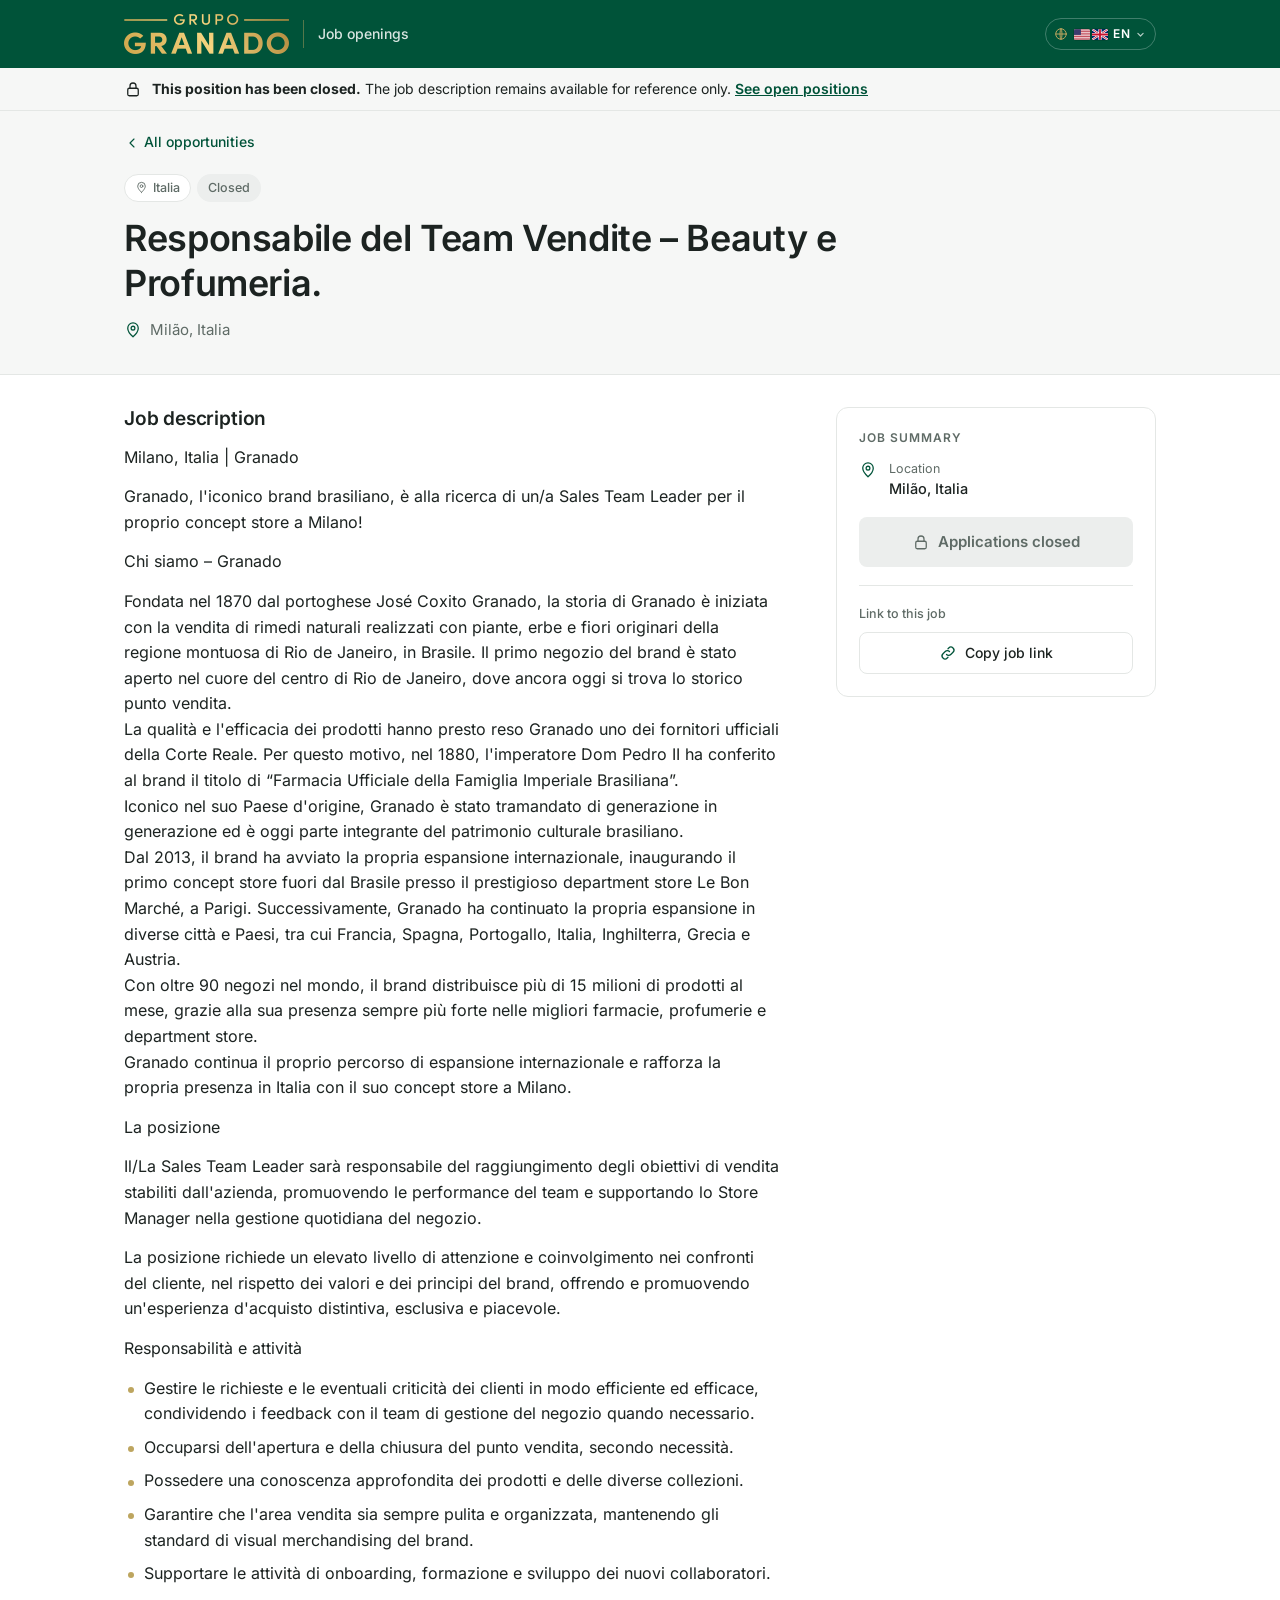
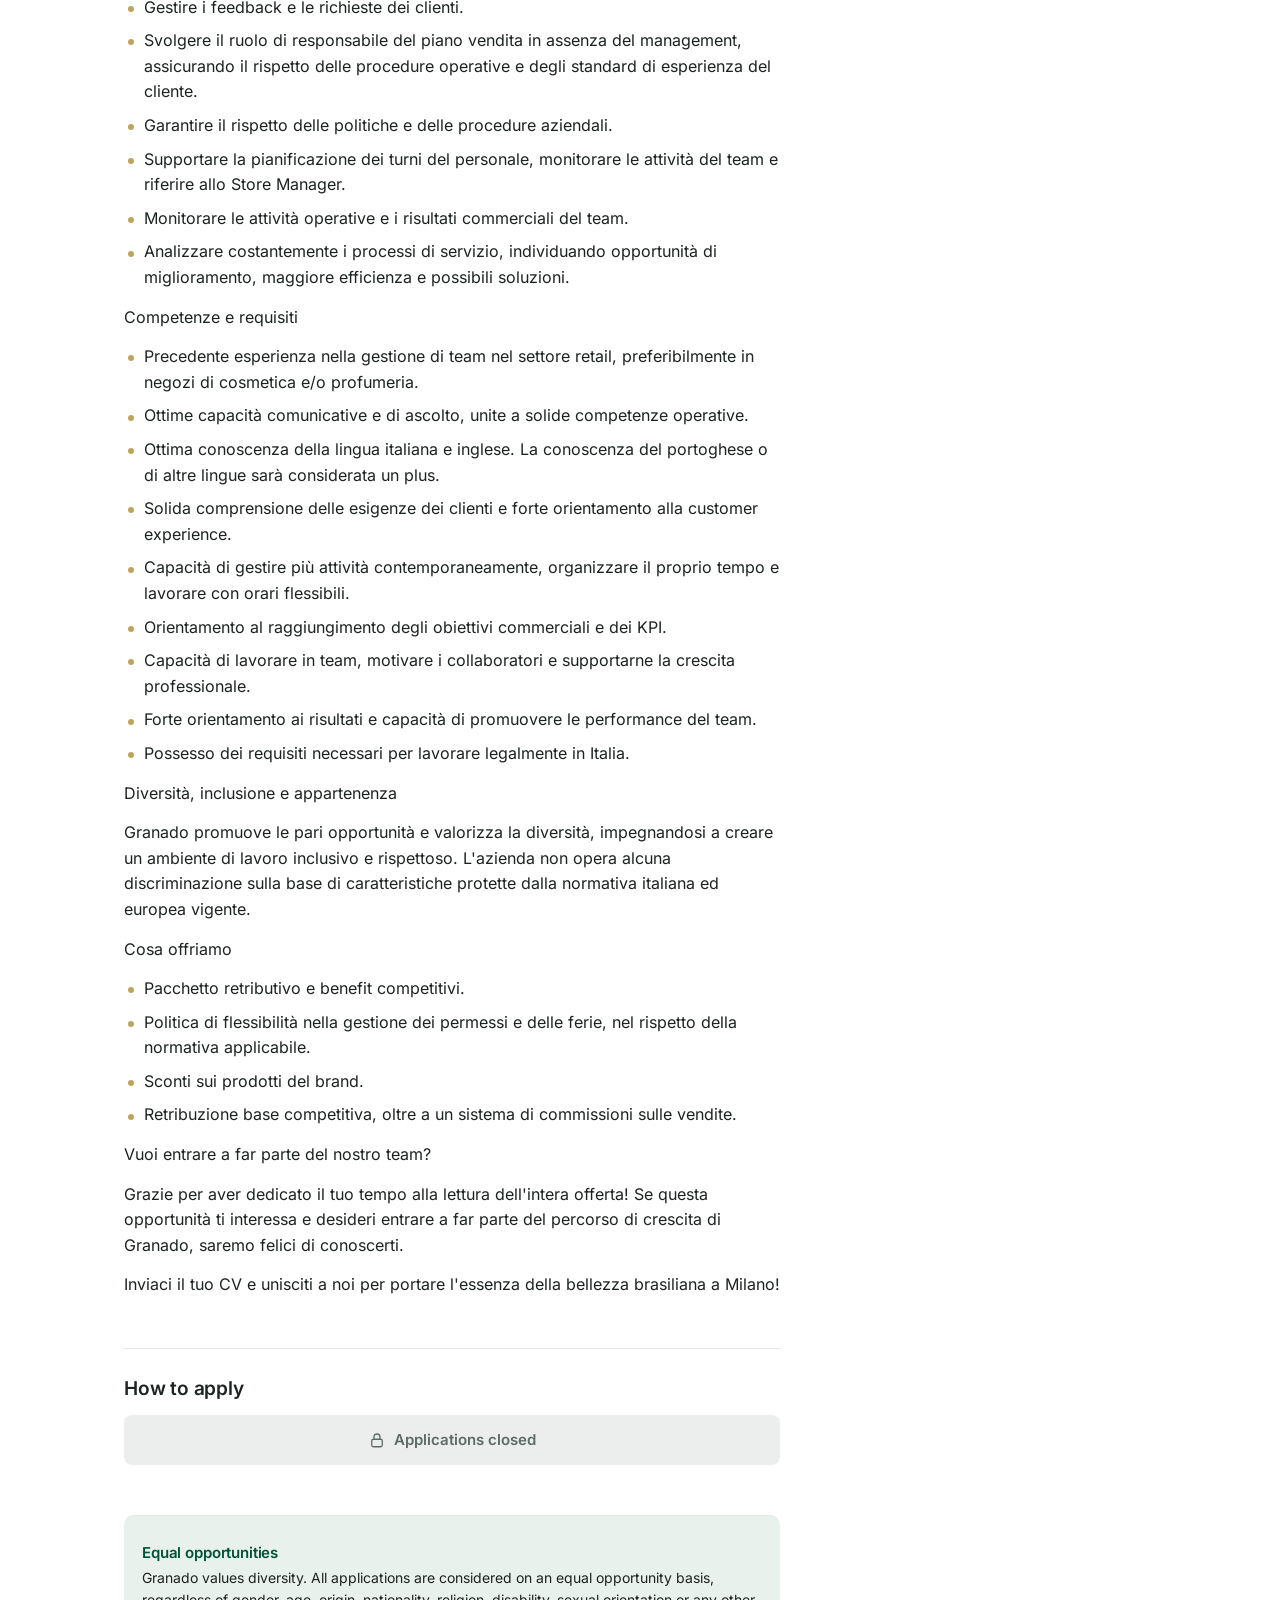
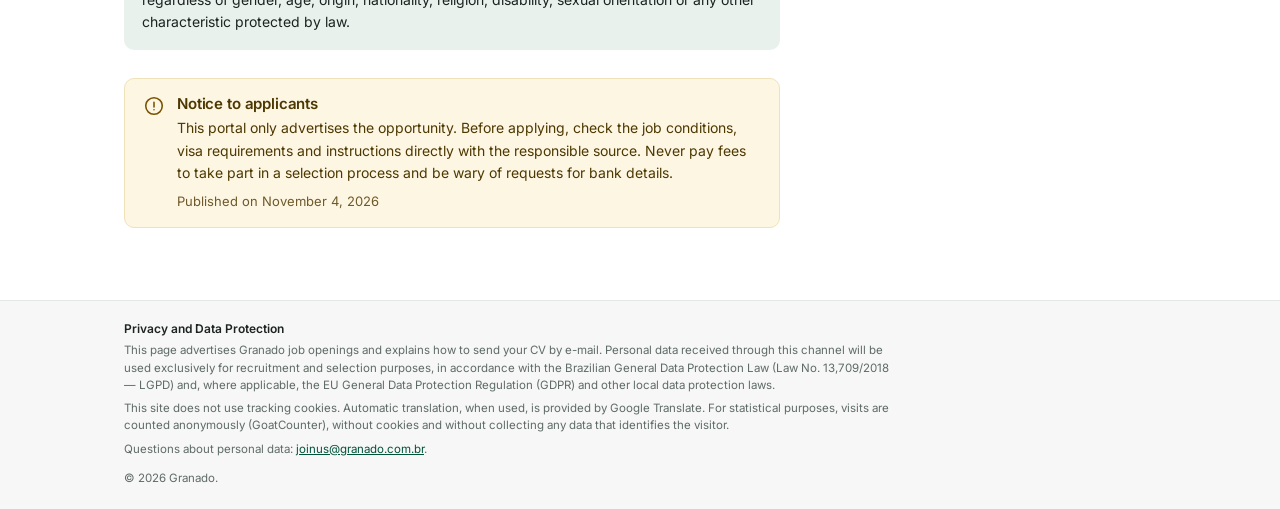
<file: jobs/zdy8am/index.html>
<!doctype html>
<html lang="it" data-texto="it">
<head>
<meta charset="utf-8">
<meta name="viewport" content="width=device-width, initial-scale=1">
<title>[Chiusa] Responsabile del Team Vendite – Beauty e Profumeria. — Milão, Italia | Granado</title>
<meta name="description" content="Milão, Italia. Milano, Italia | Granado Granado, l&#39;iconico brand brasiliano, è alla ricerca di un/a Sales Team Leader per il proprio concept store a Milan…">
<meta name="robots" content="noindex">
<link rel="canonical" href="https://vagasgranado.github.io/jobs/zdy8am/">
<meta property="og:type" content="article">
<meta property="og:site_name" content="Granado">
<meta property="og:locale" content="it_IT">
<meta property="og:title" content="[Chiusa] Responsabile del Team Vendite – Beauty e Profumeria. — Milão, Italia | Granado">
<meta property="og:description" content="Milão, Italia. Milano, Italia | Granado Granado, l&#39;iconico brand brasiliano, è alla ricerca di un/a Sales Team Leader per il proprio concept store a Milan…">
<meta property="og:url" content="https://vagasgranado.github.io/jobs/zdy8am/">
<meta name="twitter:card" content="summary">
<meta name="twitter:title" content="[Chiusa] Responsabile del Team Vendite – Beauty e Profumeria. — Milão, Italia | Granado">
<meta name="twitter:description" content="Milão, Italia. Milano, Italia | Granado Granado, l&#39;iconico brand brasiliano, è alla ricerca di un/a Sales Team Leader per il proprio concept store a Milan…">
<meta name="theme-color" content="#005339">
<link rel="icon" href="../../assets/icone.svg" type="image/svg+xml">
<link rel="preload" href="../../assets/inter-latin.woff2" as="font" type="font/woff2" crossorigin>
<link rel="stylesheet" href="../../assets/estilo.css">
</head>
<body>
<a class="pular" href="#conteudo"><span class="notranslate" translate="no" data-t="pular">Vai al contenuto</span></a>
<header class="topo">
  <div class="container topo-inner">
    <a class="marca notranslate" translate="no" href="../../index.html">
      <img class="logo" src="../../assets/marca-grupo-granado.png" alt="Grupo Granado" width="165" height="40"><span class="marca-texto"><span class="notranslate" translate="no" data-t="inicioTitulo">Offerte di lavoro</span></span>
    </a>
    <nav class="idiomas-site notranslate" translate="no" aria-label="Idioma / Language / Langue">
      <button type="button" class="idioma-atual" aria-haspopup="true" aria-expanded="false" aria-controls="idioma-menu" title="Idioma / Language / Langue">
        <svg class="idioma-globo" viewBox="0 0 24 24" fill="none" stroke="currentColor" stroke-width="1.7" stroke-linecap="round" stroke-linejoin="round" aria-hidden="true"><circle cx="12" cy="12" r="9"/><path d="M3 12h18M12 3c2.5 2.7 2.5 15.3 0 18M12 3c-2.5 2.7-2.5 15.3 0 18"/></svg><span class="idioma-sel"><svg class="bandeira" viewBox="0 0 30 20" aria-hidden="true"><rect width="30" height="20" fill="#fff"/><rect width="10" height="20" fill="#009246"/><rect x="20" width="10" height="20" fill="#ce2b37"/></svg>IT</span><svg class="idioma-seta" viewBox="0 0 12 12" aria-hidden="true"><path d="M2.5 4.5 6 8l3.5-3.5" fill="none" stroke="currentColor" stroke-width="1.6" stroke-linecap="round" stroke-linejoin="round"/></svg>
      </button>
      <ul class="idioma-menu" id="idioma-menu" hidden>
        <li><button type="button" data-idioma="pt" data-sigla="PT" lang="pt"><span class="bandeiras"><svg class="bandeira" viewBox="0 0 30 20" aria-hidden="true"><rect width="30" height="20" fill="#009c3b"/><path d="M15 2.5 27 10 15 17.5 3 10z" fill="#ffdf00"/><circle cx="15" cy="10" r="4.3" fill="#002776"/></svg></span><span>Português</span></button></li>
        <li><button type="button" data-idioma="en" data-sigla="EN" lang="en"><span class="bandeiras"><svg class="bandeira" viewBox="0 0 30 20" aria-hidden="true"><rect width="30" height="20" fill="#fff"/><path d="M0 1.54h30M0 4.62h30M0 7.69h30M0 10.77h30M0 13.85h30M0 16.92h30M0 20h30" stroke="#b22234" stroke-width="1.54"/><rect width="13" height="10.77" fill="#3c3b6e"/></svg><svg class="bandeira" viewBox="0 0 30 20" aria-hidden="true"><rect width="30" height="20" fill="#012169"/><path d="M0 0 30 20M30 0 0 20" stroke="#fff" stroke-width="4"/><path d="M0 0 30 20M30 0 0 20" stroke="#c8102e" stroke-width="1.6"/><path d="M15 0v20M0 10h30" stroke="#fff" stroke-width="6"/><path d="M15 0v20M0 10h30" stroke="#c8102e" stroke-width="3.4"/></svg></span><span>English (US / UK)</span></button></li>
        <li><button type="button" data-idioma="es" data-sigla="ES" lang="es"><span class="bandeiras"><svg class="bandeira" viewBox="0 0 30 20" aria-hidden="true"><rect width="30" height="20" fill="#aa151b"/><rect y="5" width="30" height="10" fill="#f1bf00"/></svg></span><span>Español</span></button></li>
        <li><button type="button" data-idioma="fr" data-sigla="FR" lang="fr"><span class="bandeiras"><svg class="bandeira" viewBox="0 0 30 20" aria-hidden="true"><rect width="30" height="20" fill="#fff"/><rect width="10" height="20" fill="#002654"/><rect x="20" width="10" height="20" fill="#ce1126"/></svg></span><span>Français</span></button></li>
        <li><button type="button" data-idioma="it" data-sigla="IT" lang="it"><span class="bandeiras"><svg class="bandeira" viewBox="0 0 30 20" aria-hidden="true"><rect width="30" height="20" fill="#fff"/><rect width="10" height="20" fill="#009246"/><rect x="20" width="10" height="20" fill="#ce2b37"/></svg></span><span>Italiano</span></button></li>
      </ul>
    </nav>
  </div>
  <div id="tradutor" hidden></div>
</header>
<main id="conteudo">


<div class="faixa faixa-encerrada" role="status"><div class="container"><svg class="ic" viewBox="0 0 24 24" fill="none" stroke="currentColor" stroke-width="1.7" stroke-linecap="round" stroke-linejoin="round" aria-hidden="true"><rect x="5" y="11" width="14" height="10" rx="2"/><path d="M8 11V8a4 4 0 0 1 8 0v3"/></svg> <span><strong><span class="notranslate" translate="no" data-t="encTitulo">Questa posizione è stata chiusa.</span></strong> <span class="notranslate" translate="no" data-t="encTexto">La descrizione resta disponibile solo per consultazione.</span> <a href="../../index.html"><span class="notranslate" translate="no" data-t="verAbertas">Vedi le posizioni aperte</span></a></span></div></div>

<div class="cabecalho-vaga">
  <div class="container">
    <a class="voltar" href="../../index.html"><svg class="ic" viewBox="0 0 24 24" fill="none" stroke="currentColor" stroke-width="1.7" stroke-linecap="round" stroke-linejoin="round" aria-hidden="true"><path d="M15 18l-6-6 6-6"/></svg> <span class="notranslate" translate="no" data-t="todas">Tutte le opportunità</span></a>
    <div class="etiquetas">
      <span class="etiqueta etiqueta-pais"><svg class="ic" viewBox="0 0 24 24" fill="none" stroke="currentColor" stroke-width="1.7" stroke-linecap="round" stroke-linejoin="round" aria-hidden="true"><path d="M12 21s-7-6.2-7-11.5A7 7 0 0 1 19 9.5C19 14.8 12 21 12 21z"/><circle cx="12" cy="9.5" r="2.5"/></svg> Italia</span>
      
      <span class="etiqueta etiqueta-encerrada"><span class="notranslate" translate="no" data-t="etqEncerrada">Chiusa</span></span>
    </div>
    <h1>Responsabile del Team Vendite – Beauty e Profumeria.</h1>
    
    <p class="subtitulo-local"><svg class="ic" viewBox="0 0 24 24" fill="none" stroke="currentColor" stroke-width="1.7" stroke-linecap="round" stroke-linejoin="round" aria-hidden="true"><path d="M12 21s-7-6.2-7-11.5A7 7 0 0 1 19 9.5C19 14.8 12 21 12 21z"/><circle cx="12" cy="9.5" r="2.5"/></svg> Milão, Italia</p>
  </div>
</div>

<div class="container grade-vaga">
  <article class="conteudo-vaga">
    <section class="secao" id="descricao"><h2><span class="notranslate" translate="no" data-t="descricao">Descrizione della posizione</span></h2><div class="texto-livre"><p>Milano, Italia | <span class="notranslate" translate="no">Granado</span></p>
<p><span class="notranslate" translate="no">Granado</span>, l&#39;iconico brand brasiliano, è alla ricerca di un/a Sales Team Leader per il proprio concept store a Milano!</p>
<p>Chi siamo – <span class="notranslate" translate="no">Granado</span></p>
<p>Fondata nel 1870 dal portoghese José Coxito <span class="notranslate" translate="no">Granado</span>, la storia di <span class="notranslate" translate="no">Granado</span> è iniziata con la vendita di rimedi naturali realizzati con piante, erbe e fiori originari della regione montuosa di Rio de Janeiro, in Brasile. Il primo negozio del brand è stato aperto nel cuore del centro di Rio de Janeiro, dove ancora oggi si trova lo storico punto vendita.<br>La qualità e l&#39;efficacia dei prodotti hanno presto reso <span class="notranslate" translate="no">Granado</span> uno dei fornitori ufficiali della Corte Reale. Per questo motivo, nel 1880, l&#39;imperatore Dom Pedro II ha conferito al brand il titolo di “Farmacia Ufficiale della Famiglia Imperiale Brasiliana”.<br>Iconico nel suo Paese d&#39;origine, <span class="notranslate" translate="no">Granado</span> è stato tramandato di generazione in generazione ed è oggi parte integrante del patrimonio culturale brasiliano.<br>Dal 2013, il brand ha avviato la propria espansione internazionale, inaugurando il primo concept store fuori dal Brasile presso il prestigioso department store Le Bon Marché, a Parigi. Successivamente, <span class="notranslate" translate="no">Granado</span> ha continuato la propria espansione in diverse città e Paesi, tra cui Francia, Spagna, Portogallo, Italia, Inghilterra, Grecia e Austria.<br>Con oltre 90 negozi nel mondo, il brand distribuisce più di 15 milioni di prodotti al mese, grazie alla sua presenza sempre più forte nelle migliori farmacie, profumerie e department store.<br><span class="notranslate" translate="no">Granado</span> continua il proprio percorso di espansione internazionale e rafforza la propria presenza in Italia con il suo concept store a Milano.</p>
<p>La posizione</p>
<p>Il/La Sales Team Leader sarà responsabile del raggiungimento degli obiettivi di vendita stabiliti dall&#39;azienda, promuovendo le performance del team e supportando lo Store Manager nella gestione quotidiana del negozio.</p>
<p>La posizione richiede un elevato livello di attenzione e coinvolgimento nei confronti del cliente, nel rispetto dei valori e dei principi del brand, offrendo e promuovendo un&#39;esperienza d&#39;acquisto distintiva, esclusiva e piacevole.</p>
<p>Responsabilità e attività</p>
<ul class="lista"><li>Gestire le richieste e le eventuali criticità dei clienti in modo efficiente ed efficace, condividendo i feedback con il team di gestione del negozio quando necessario.</li><li>Occuparsi dell&#39;apertura e della chiusura del punto vendita, secondo necessità.</li><li>Possedere una conoscenza approfondita dei prodotti e delle diverse collezioni.</li><li>Garantire che l&#39;area vendita sia sempre pulita e organizzata, mantenendo gli standard di visual merchandising del brand.</li><li>Supportare le attività di onboarding, formazione e sviluppo dei nuovi collaboratori.</li><li>Gestire i feedback e le richieste dei clienti.</li><li>Svolgere il ruolo di responsabile del piano vendita in assenza del management, assicurando il rispetto delle procedure operative e degli standard di esperienza del cliente.</li><li>Garantire il rispetto delle politiche e delle procedure aziendali.</li><li>Supportare la pianificazione dei turni del personale, monitorare le attività del team e riferire allo Store Manager.</li><li>Monitorare le attività operative e i risultati commerciali del team.</li><li>Analizzare costantemente i processi di servizio, individuando opportunità di miglioramento, maggiore efficienza e possibili soluzioni.</li></ul>
<p>Competenze e requisiti</p>
<ul class="lista"><li>Precedente esperienza nella gestione di team nel settore retail, preferibilmente in negozi di cosmetica e/o profumeria.</li><li>Ottime capacità comunicative e di ascolto, unite a solide competenze operative.</li><li>Ottima conoscenza della lingua italiana e inglese. La conoscenza del portoghese o di altre lingue sarà considerata un plus.</li><li>Solida comprensione delle esigenze dei clienti e forte orientamento alla customer experience.</li><li>Capacità di gestire più attività contemporaneamente, organizzare il proprio tempo e lavorare con orari flessibili.</li><li>Orientamento al raggiungimento degli obiettivi commerciali e dei KPI.</li><li>Capacità di lavorare in team, motivare i collaboratori e supportarne la crescita professionale.</li><li>Forte orientamento ai risultati e capacità di promuovere le performance del team.</li><li>Possesso dei requisiti necessari per lavorare legalmente in Italia.</li></ul>
<p>Diversità, inclusione e appartenenza</p>
<p><span class="notranslate" translate="no">Granado</span> promuove le pari opportunità e valorizza la diversità, impegnandosi a creare un ambiente di lavoro inclusivo e rispettoso. L&#39;azienda non opera alcuna discriminazione sulla base di caratteristiche protette dalla normativa italiana ed europea vigente.</p>
<p>Cosa offriamo</p><ul class="lista"><li>Pacchetto retributivo e benefit competitivi.</li><li>Politica di flessibilità nella gestione dei permessi e delle ferie, nel rispetto della normativa applicabile.</li><li>Sconti sui prodotti del brand.</li><li>Retribuzione base competitiva, oltre a un sistema di commissioni sulle vendite.</li></ul>
<p>Vuoi entrare a far parte del nostro team?</p>
<p>Grazie per aver dedicato il tuo tempo alla lettura dell&#39;intera offerta! Se questa opportunità ti interessa e desideri entrare a far parte del percorso di crescita di <span class="notranslate" translate="no">Granado</span>, saremo felici di conoscerti.</p>
<p>Inviaci il tuo CV e unisciti a noi per portare l&#39;essenza della bellezza brasiliana a Milano!</p></div></section>
    
    
    
    
    
    
    
    
    <section class="secao" id="candidatura"><h2><span class="notranslate" translate="no" data-t="comoCandidatar">Come candidarsi</span></h2>
           
           <p class="botao botao-desativado" aria-disabled="true"><svg class="ic" viewBox="0 0 24 24" fill="none" stroke="currentColor" stroke-width="1.7" stroke-linecap="round" stroke-linejoin="round" aria-hidden="true"><rect x="5" y="11" width="14" height="10" rx="2"/><path d="M8 11V8a4 4 0 0 1 8 0v3"/></svg> <span class="notranslate" translate="no" data-t="candEncerradas">Candidature chiuse</span></p></section>

    <section class="secao igualdade" id="igualdade"><h2><span class="notranslate" translate="no" data-t="igualdadeTitulo">Pari opportunità</span></h2><p><span class="notranslate" translate="no" data-t="igualdadeTexto">Granado valorizza la diversità. Tutte le candidature sono valutate nel rispetto delle pari opportunità, senza distinzione di genere, età, origine, nazionalità, religione, disabilità, orientamento sessuale o qualsiasi altra caratteristica tutelata dalla legge.</span></p></section>

    <aside class="aviso" role="note">
      <svg class="ic" viewBox="0 0 24 24" fill="none" stroke="currentColor" stroke-width="1.7" stroke-linecap="round" stroke-linejoin="round" aria-hidden="true"><circle cx="12" cy="12" r="9"/><path d="M12 8v5M12 16h.01"/></svg>
      <div>
        <h2><span class="notranslate" translate="no" data-t="avisoTitulo">Avviso ai candidati</span></h2>
        <p><span class="notranslate" translate="no" data-t="avisoTexto">Questo portale si limita a pubblicizzare l'opportunità. Prima di candidarti, verifica condizioni, requisiti di visto e istruzioni direttamente con la fonte responsabile. Non pagare mai per partecipare a una selezione e diffida dalle richieste di dati bancari.</span></p>
        
        <p class="fonte"><span class="notranslate" translate="no" data-t="publicado">Pubblicato il</span> <span class="notranslate" translate="no" data-data="2026-11-04">4 novembre 2026</span></p>
      </div>
    </aside>
  </article>

  <aside class="lateral">
    <div class="cartao-resumo">
      <h2><span class="notranslate" translate="no" data-t="resumo">Riepilogo</span></h2>
      <dl>
        <div class="item-resumo"><svg class="ic" viewBox="0 0 24 24" fill="none" stroke="currentColor" stroke-width="1.7" stroke-linecap="round" stroke-linejoin="round" aria-hidden="true"><path d="M12 21s-7-6.2-7-11.5A7 7 0 0 1 19 9.5C19 14.8 12 21 12 21z"/><circle cx="12" cy="9.5" r="2.5"/></svg><div><dt><span class="notranslate" translate="no" data-t="local">Sede</span></dt><dd>Milão, Italia</dd></div></div>
      </dl>
      <p class="botao botao-desativado" aria-disabled="true"><svg class="ic" viewBox="0 0 24 24" fill="none" stroke="currentColor" stroke-width="1.7" stroke-linecap="round" stroke-linejoin="round" aria-hidden="true"><rect x="5" y="11" width="14" height="10" rx="2"/><path d="M8 11V8a4 4 0 0 1 8 0v3"/></svg> <span class="notranslate" translate="no" data-t="candEncerradas">Candidature chiuse</span></p>
      <div class="compartilhar">
        <p><span class="notranslate" translate="no" data-t="linkVaga">Link a questa offerta</span></p>
        <div class="botoes-compartilhar">
          <button type="button" class="botao botao-secundario" data-copiar="https://vagasgranado.github.io/jobs/zdy8am/" data-copiado="Link copiato!"><svg class="ic" viewBox="0 0 24 24" fill="none" stroke="currentColor" stroke-width="1.7" stroke-linecap="round" stroke-linejoin="round" aria-hidden="true"><path d="M10 14a4 4 0 0 0 5.7 0l3-3a4 4 0 0 0-5.7-5.7l-1 1M14 10a4 4 0 0 0-5.7 0l-3 3a4 4 0 0 0 5.7 5.7l1-1"/></svg> <span class="notranslate" translate="no" data-t="copiar">Copia link dell'offerta</span></button>
        </div>
      </div>
    </div>
  </aside>
</div>


</main>
<footer class="rodape">
  <div class="container">
    <div class="privacidade">
      <h2><span class="notranslate" translate="no" data-t="privTitulo">Privacy e protezione dei dati</span></h2>
      <p><span class="notranslate" translate="no" data-t="privTexto">Questa pagina pubblica le offerte di lavoro di Granado e indica come inviare il CV via e-mail. I dati personali ricevuti tramite questo canale saranno utilizzati esclusivamente per finalità di ricerca e selezione del personale, in conformità con la Legge generale sulla protezione dei dati del Brasile (Legge n. 13.709/2018 — LGPD) e, ove applicabile, con il Regolamento generale sulla protezione dei dati dell'Unione europea (GDPR) e le altre leggi locali in materia di protezione dei dati.</span></p>
      <p><span class="notranslate" translate="no" data-t="privCookies">Questo sito non utilizza cookie di tracciamento. La traduzione automatica, se utilizzata, è fornita da Google Traduttore.</span> <span class="notranslate" translate="no" data-t="privContagem">A fini statistici, le visite vengono conteggiate in forma anonima (GoatCounter), senza cookie e senza raccogliere dati che identifichino il visitatore.</span></p>
      <p><span class="notranslate" translate="no" data-t="privContato">Domande sui dati personali:</span> <a class="notranslate" translate="no" href="mailto:joinus@granado.com.br">joinus@granado.com.br</a>.</p>
    </div>
    <p class="direitos">© 2026 Granado.</p>
  </div>
</footer>
<script src="../../assets/textos.js" defer></script>
<script src="../../assets/site.js" defer></script>
</body>
</html>
</file>
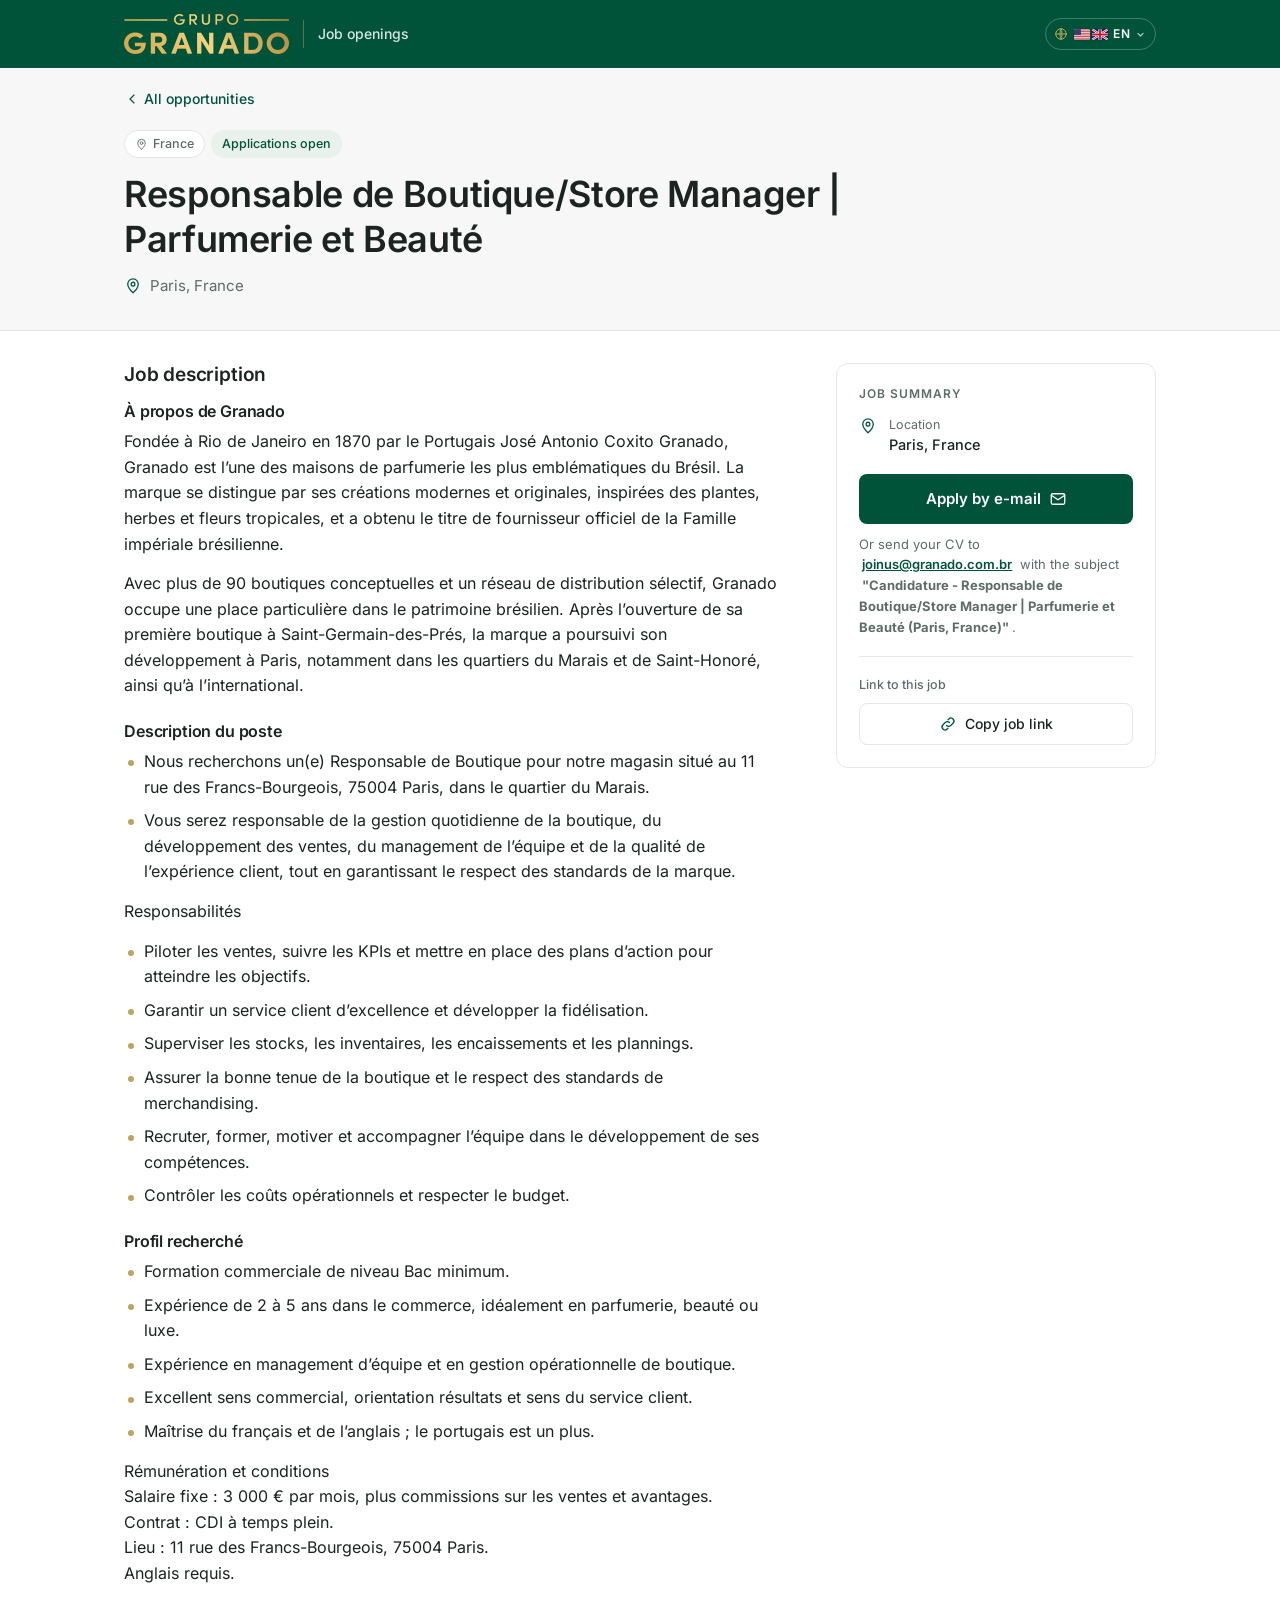
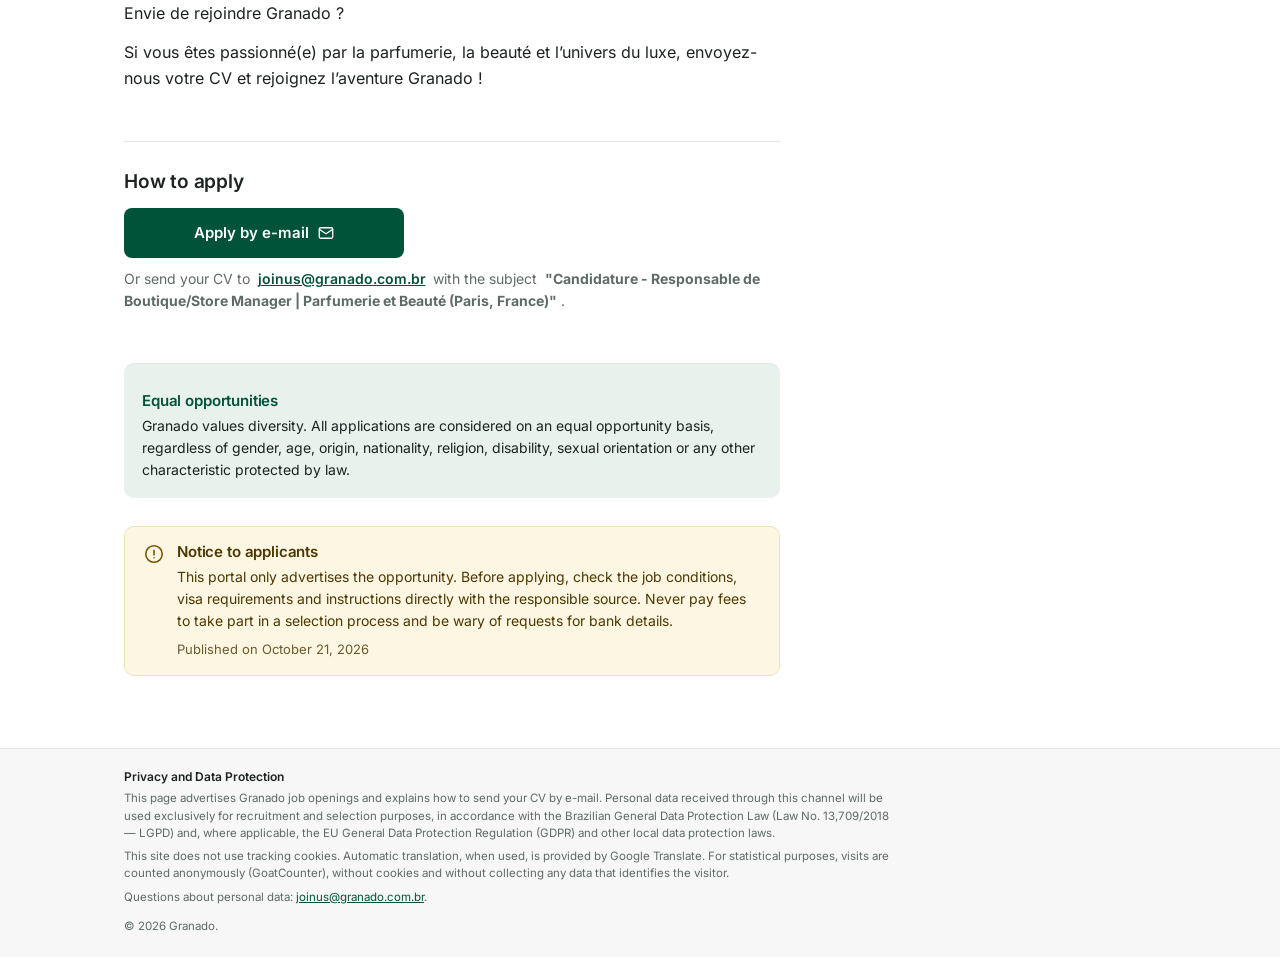
<file: jobs/zjcvb2/index.html>
<!doctype html>
<html lang="fr" data-texto="fr">
<head>
<meta charset="utf-8">
<meta name="viewport" content="width=device-width, initial-scale=1">
<title>Responsable de Boutique/Store Manager | Parfumerie et Beauté — Paris, France | Granado</title>
<meta name="description" content="Paris, France. À propos de Granado: Fondée à Rio de Janeiro en 1870 par le Portugais José Antonio Coxito Granado, Granado est l’une des maisons de parfume…">
<link rel="canonical" href="https://vagasgranado.github.io/jobs/zjcvb2/">
<meta property="og:type" content="article">
<meta property="og:site_name" content="Granado">
<meta property="og:locale" content="fr_FR">
<meta property="og:title" content="Responsable de Boutique/Store Manager | Parfumerie et Beauté — Paris, France | Granado">
<meta property="og:description" content="Paris, France. À propos de Granado: Fondée à Rio de Janeiro en 1870 par le Portugais José Antonio Coxito Granado, Granado est l’une des maisons de parfume…">
<meta property="og:url" content="https://vagasgranado.github.io/jobs/zjcvb2/">
<meta name="twitter:card" content="summary">
<meta name="twitter:title" content="Responsable de Boutique/Store Manager | Parfumerie et Beauté — Paris, France | Granado">
<meta name="twitter:description" content="Paris, France. À propos de Granado: Fondée à Rio de Janeiro en 1870 par le Portugais José Antonio Coxito Granado, Granado est l’une des maisons de parfume…">
<meta name="theme-color" content="#005339">
<link rel="icon" href="../../assets/icone.svg" type="image/svg+xml">
<link rel="preload" href="../../assets/inter-latin.woff2" as="font" type="font/woff2" crossorigin>
<link rel="stylesheet" href="../../assets/estilo.css">
<script type="application/ld+json">{"@context":"https://schema.org/","@type":"JobPosting","title":"Responsable de Boutique/Store Manager | Parfumerie et Beauté","description":"\u003ch3>À propos de Granado\u003c/h3>\u003cp>Fondée à Rio de Janeiro en 1870 par le Portugais José Antonio Coxito Granado, Granado est l’une des maisons de parfumerie les plus emblématiques du Brésil. La marque se distingue par ses créations modernes et originales, inspirées des plantes, herbes et fleurs tropicales, et a obtenu le titre de fournisseur officiel de la Famille impériale brésilienne.\u003c/p>\n\u003cp>Avec plus de 90 boutiques conceptuelles et un réseau de distribution sélectif, Granado occupe une place particulière dans le patrimoine brésilien. Après l’ouverture de sa première boutique à Saint-Germain-des-Prés, la marque a poursuivi son développement à Paris, notamment dans les quartiers du Marais et de Saint-Honoré, ainsi qu’à l’international.\u003c/p>\n\u003ch3>Description du poste\u003c/h3>\u003cul class=\"lista\">\u003cli>Nous recherchons un(e) Responsable de Boutique pour notre magasin situé au 11 rue des Francs-Bourgeois, 75004 Paris, dans le quartier du Marais.\u003c/li>\u003cli>Vous serez responsable de la gestion quotidienne de la boutique, du développement des ventes, du management de l’équipe et de la qualité de l’expérience client, tout en garantissant le respect des standards de la marque.\u003c/li>\u003c/ul>\n\u003cp>Responsabilités\u003c/p>\u003cul class=\"lista\">\u003cli>Piloter les ventes, suivre les KPIs et mettre en place des plans d’action pour atteindre les objectifs.\u003c/li>\u003cli>Garantir un service client d’excellence et développer la fidélisation.\u003c/li>\u003cli>Superviser les stocks, les inventaires, les encaissements et les plannings.\u003c/li>\u003cli>Assurer la bonne tenue de la boutique et le respect des standards de merchandising.\u003c/li>\u003cli>Recruter, former, motiver et accompagner l’équipe dans le développement de ses compétences.\u003c/li>\u003cli>Contrôler les coûts opérationnels et respecter le budget.\u003c/li>\u003c/ul>\n\u003ch3>Profil recherché\u003c/h3>\u003cul class=\"lista\">\u003cli>Formation commerciale de niveau Bac minimum.\u003c/li>\u003cli>Expérience de 2 à 5 ans dans le commerce, idéalement en parfumerie, beauté ou luxe.\u003c/li>\u003cli>Expérience en management d’équipe et en gestion opérationnelle de boutique.\u003c/li>\u003cli>Excellent sens commercial, orientation résultats et sens du service client.\u003c/li>\u003cli>Maîtrise du français et de l’anglais ; le portugais est un plus.\u003c/li>\u003c/ul>\n\u003cp>Rémunération et conditions\u003cbr>Salaire fixe : 3 000 € par mois, plus commissions sur les ventes et avantages.\u003cbr>Contrat : CDI à temps plein.\u003cbr>Lieu : 11 rue des Francs-Bourgeois, 75004 Paris.\u003cbr>Anglais requis.\u003c/p>\n\u003cp>Envie de rejoindre Granado ?\u003c/p>\n\u003cp>Si vous êtes passionné(e) par la parfumerie, la beauté et l’univers du luxe, envoyez-nous votre CV et rejoignez l’aventure Granado !\u003c/p>\u003cp>Granado valorise la diversité. Toutes les candidatures sont étudiées dans le respect de l&#39;égalité des chances, sans distinction de genre, d&#39;âge, d&#39;origine, de nationalité, de religion, de handicap, d&#39;orientation sexuelle ou de toute autre caractéristique protégée par la loi.\u003c/p>","identifier":{"@type":"PropertyValue","name":"Granado","value":"zjcvb2"},"datePosted":"2026-10-21","hiringOrganization":{"@type":"Organization","name":"Granado","logo":"https://vagasgranado.github.io/assets/marca-grupo-granado.png"},"jobLocation":{"@type":"Place","address":{"@type":"PostalAddress","addressLocality":"Paris","addressCountry":"FR"}},"directApply":false}</script>
</head>
<body>
<a class="pular" href="#conteudo"><span class="notranslate" translate="no" data-t="pular">Aller au contenu</span></a>
<header class="topo">
  <div class="container topo-inner">
    <a class="marca notranslate" translate="no" href="../../index.html">
      <img class="logo" src="../../assets/marca-grupo-granado.png" alt="Grupo Granado" width="165" height="40"><span class="marca-texto"><span class="notranslate" translate="no" data-t="inicioTitulo">Offres d'emploi</span></span>
    </a>
    <nav class="idiomas-site notranslate" translate="no" aria-label="Idioma / Language / Langue">
      <button type="button" class="idioma-atual" aria-haspopup="true" aria-expanded="false" aria-controls="idioma-menu" title="Idioma / Language / Langue">
        <svg class="idioma-globo" viewBox="0 0 24 24" fill="none" stroke="currentColor" stroke-width="1.7" stroke-linecap="round" stroke-linejoin="round" aria-hidden="true"><circle cx="12" cy="12" r="9"/><path d="M3 12h18M12 3c2.5 2.7 2.5 15.3 0 18M12 3c-2.5 2.7-2.5 15.3 0 18"/></svg><span class="idioma-sel"><svg class="bandeira" viewBox="0 0 30 20" aria-hidden="true"><rect width="30" height="20" fill="#fff"/><rect width="10" height="20" fill="#002654"/><rect x="20" width="10" height="20" fill="#ce1126"/></svg>FR</span><svg class="idioma-seta" viewBox="0 0 12 12" aria-hidden="true"><path d="M2.5 4.5 6 8l3.5-3.5" fill="none" stroke="currentColor" stroke-width="1.6" stroke-linecap="round" stroke-linejoin="round"/></svg>
      </button>
      <ul class="idioma-menu" id="idioma-menu" hidden>
        <li><button type="button" data-idioma="pt" data-sigla="PT" lang="pt"><span class="bandeiras"><svg class="bandeira" viewBox="0 0 30 20" aria-hidden="true"><rect width="30" height="20" fill="#009c3b"/><path d="M15 2.5 27 10 15 17.5 3 10z" fill="#ffdf00"/><circle cx="15" cy="10" r="4.3" fill="#002776"/></svg></span><span>Português</span></button></li>
        <li><button type="button" data-idioma="en" data-sigla="EN" lang="en"><span class="bandeiras"><svg class="bandeira" viewBox="0 0 30 20" aria-hidden="true"><rect width="30" height="20" fill="#fff"/><path d="M0 1.54h30M0 4.62h30M0 7.69h30M0 10.77h30M0 13.85h30M0 16.92h30M0 20h30" stroke="#b22234" stroke-width="1.54"/><rect width="13" height="10.77" fill="#3c3b6e"/></svg><svg class="bandeira" viewBox="0 0 30 20" aria-hidden="true"><rect width="30" height="20" fill="#012169"/><path d="M0 0 30 20M30 0 0 20" stroke="#fff" stroke-width="4"/><path d="M0 0 30 20M30 0 0 20" stroke="#c8102e" stroke-width="1.6"/><path d="M15 0v20M0 10h30" stroke="#fff" stroke-width="6"/><path d="M15 0v20M0 10h30" stroke="#c8102e" stroke-width="3.4"/></svg></span><span>English (US / UK)</span></button></li>
        <li><button type="button" data-idioma="es" data-sigla="ES" lang="es"><span class="bandeiras"><svg class="bandeira" viewBox="0 0 30 20" aria-hidden="true"><rect width="30" height="20" fill="#aa151b"/><rect y="5" width="30" height="10" fill="#f1bf00"/></svg></span><span>Español</span></button></li>
        <li><button type="button" data-idioma="fr" data-sigla="FR" lang="fr"><span class="bandeiras"><svg class="bandeira" viewBox="0 0 30 20" aria-hidden="true"><rect width="30" height="20" fill="#fff"/><rect width="10" height="20" fill="#002654"/><rect x="20" width="10" height="20" fill="#ce1126"/></svg></span><span>Français</span></button></li>
        <li><button type="button" data-idioma="it" data-sigla="IT" lang="it"><span class="bandeiras"><svg class="bandeira" viewBox="0 0 30 20" aria-hidden="true"><rect width="30" height="20" fill="#fff"/><rect width="10" height="20" fill="#009246"/><rect x="20" width="10" height="20" fill="#ce2b37"/></svg></span><span>Italiano</span></button></li>
      </ul>
    </nav>
  </div>
  <div id="tradutor" hidden></div>
</header>
<main id="conteudo">




<div class="cabecalho-vaga">
  <div class="container">
    <a class="voltar" href="../../index.html"><svg class="ic" viewBox="0 0 24 24" fill="none" stroke="currentColor" stroke-width="1.7" stroke-linecap="round" stroke-linejoin="round" aria-hidden="true"><path d="M15 18l-6-6 6-6"/></svg> <span class="notranslate" translate="no" data-t="todas">Toutes les opportunités</span></a>
    <div class="etiquetas">
      <span class="etiqueta etiqueta-pais"><svg class="ic" viewBox="0 0 24 24" fill="none" stroke="currentColor" stroke-width="1.7" stroke-linecap="round" stroke-linejoin="round" aria-hidden="true"><path d="M12 21s-7-6.2-7-11.5A7 7 0 0 1 19 9.5C19 14.8 12 21 12 21z"/><circle cx="12" cy="9.5" r="2.5"/></svg> France</span>
      
      <span class="etiqueta etiqueta-aberta"><span class="notranslate" translate="no" data-t="etqAberta">Candidatures ouvertes</span></span>
    </div>
    <h1>Responsable de Boutique/Store Manager | Parfumerie et Beauté</h1>
    
    <p class="subtitulo-local"><svg class="ic" viewBox="0 0 24 24" fill="none" stroke="currentColor" stroke-width="1.7" stroke-linecap="round" stroke-linejoin="round" aria-hidden="true"><path d="M12 21s-7-6.2-7-11.5A7 7 0 0 1 19 9.5C19 14.8 12 21 12 21z"/><circle cx="12" cy="9.5" r="2.5"/></svg> Paris, France</p>
  </div>
</div>

<div class="container grade-vaga">
  <article class="conteudo-vaga">
    <section class="secao" id="descricao"><h2><span class="notranslate" translate="no" data-t="descricao">Description du poste</span></h2><div class="texto-livre"><h3>À propos de <span class="notranslate" translate="no">Granado</span></h3><p>Fondée à Rio de Janeiro en 1870 par le Portugais José Antonio Coxito <span class="notranslate" translate="no">Granado</span>, <span class="notranslate" translate="no">Granado</span> est l’une des maisons de parfumerie les plus emblématiques du Brésil. La marque se distingue par ses créations modernes et originales, inspirées des plantes, herbes et fleurs tropicales, et a obtenu le titre de fournisseur officiel de la Famille impériale brésilienne.</p>
<p>Avec plus de 90 boutiques conceptuelles et un réseau de distribution sélectif, <span class="notranslate" translate="no">Granado</span> occupe une place particulière dans le patrimoine brésilien. Après l’ouverture de sa première boutique à Saint-Germain-des-Prés, la marque a poursuivi son développement à Paris, notamment dans les quartiers du Marais et de Saint-Honoré, ainsi qu’à l’international.</p>
<h3>Description du poste</h3><ul class="lista"><li>Nous recherchons un(e) Responsable de Boutique pour notre magasin situé au 11 rue des Francs-Bourgeois, 75004 Paris, dans le quartier du Marais.</li><li>Vous serez responsable de la gestion quotidienne de la boutique, du développement des ventes, du management de l’équipe et de la qualité de l’expérience client, tout en garantissant le respect des standards de la marque.</li></ul>
<p>Responsabilités</p><ul class="lista"><li>Piloter les ventes, suivre les KPIs et mettre en place des plans d’action pour atteindre les objectifs.</li><li>Garantir un service client d’excellence et développer la fidélisation.</li><li>Superviser les stocks, les inventaires, les encaissements et les plannings.</li><li>Assurer la bonne tenue de la boutique et le respect des standards de merchandising.</li><li>Recruter, former, motiver et accompagner l’équipe dans le développement de ses compétences.</li><li>Contrôler les coûts opérationnels et respecter le budget.</li></ul>
<h3>Profil recherché</h3><ul class="lista"><li>Formation commerciale de niveau Bac minimum.</li><li>Expérience de 2 à 5 ans dans le commerce, idéalement en parfumerie, beauté ou luxe.</li><li>Expérience en management d’équipe et en gestion opérationnelle de boutique.</li><li>Excellent sens commercial, orientation résultats et sens du service client.</li><li>Maîtrise du français et de l’anglais ; le portugais est un plus.</li></ul>
<p>Rémunération et conditions<br>Salaire fixe : 3 000 € par mois, plus commissions sur les ventes et avantages.<br>Contrat : CDI à temps plein.<br>Lieu : 11 rue des Francs-Bourgeois, 75004 Paris.<br>Anglais requis.</p>
<p>Envie de rejoindre <span class="notranslate" translate="no">Granado</span> ?</p>
<p>Si vous êtes passionné(e) par la parfumerie, la beauté et l’univers du luxe, envoyez-nous votre CV et rejoignez l’aventure <span class="notranslate" translate="no">Granado</span> !</p></div></section>
    
    
    
    
    
    
    
    
    <section class="secao" id="candidatura"><h2><span class="notranslate" translate="no" data-t="comoCandidatar">Comment postuler</span></h2>
           
           <a class="botao botao-principal" data-candidatura href="mailto:joinus@granado.com.br?subject=Candidature%20-%20Responsable%20de%20Boutique%2FStore%20Manager%20%7C%20Parfumerie%20et%20Beaut%C3%A9%20(Paris%2C%20France)"><span class="notranslate" translate="no" data-t="candEmail">Postuler par e-mail</span> <svg class="ic" viewBox="0 0 24 24" fill="none" stroke="currentColor" stroke-width="1.7" stroke-linecap="round" stroke-linejoin="round" aria-hidden="true"><rect x="3" y="5" width="18" height="14" rx="2"/><path d="M3 7l9 6 9-6"/></svg></a><p class="email-cand notranslate" translate="no" data-candidatura data-t-modelo="ouEnvie">Ou envoyez votre CV à <a class="notranslate fixo" translate="no" href="mailto:joinus@granado.com.br?subject=Candidature%20-%20Responsable%20de%20Boutique%2FStore%20Manager%20%7C%20Parfumerie%20et%20Beaut%C3%A9%20(Paris%2C%20France)">joinus@granado.com.br</a> avec l'objet <strong class="notranslate fixo" translate="no">"Candidature - Responsable de Boutique/Store Manager | Parfumerie et Beauté (Paris, France)"</strong>.</p></section>

    <section class="secao igualdade" id="igualdade"><h2><span class="notranslate" translate="no" data-t="igualdadeTitulo">Égalité des chances</span></h2><p><span class="notranslate" translate="no" data-t="igualdadeTexto">Granado valorise la diversité. Toutes les candidatures sont étudiées dans le respect de l'égalité des chances, sans distinction de genre, d'âge, d'origine, de nationalité, de religion, de handicap, d'orientation sexuelle ou de toute autre caractéristique protégée par la loi.</span></p></section>

    <aside class="aviso" role="note">
      <svg class="ic" viewBox="0 0 24 24" fill="none" stroke="currentColor" stroke-width="1.7" stroke-linecap="round" stroke-linejoin="round" aria-hidden="true"><circle cx="12" cy="12" r="9"/><path d="M12 8v5M12 16h.01"/></svg>
      <div>
        <h2><span class="notranslate" translate="no" data-t="avisoTitulo">Avis aux candidats</span></h2>
        <p><span class="notranslate" translate="no" data-t="avisoTexto">Ce portail se limite à diffuser l'offre. Avant de postuler, vérifiez les conditions, les exigences de visa et les instructions directement auprès de la source responsable. Ne payez jamais pour participer à un recrutement et méfiez-vous des demandes de coordonnées bancaires.</span></p>
        
        <p class="fonte"><span class="notranslate" translate="no" data-t="publicado">Publié le</span> <span class="notranslate" translate="no" data-data="2026-10-21">21 octobre 2026</span></p>
      </div>
    </aside>
  </article>

  <aside class="lateral">
    <div class="cartao-resumo">
      <h2><span class="notranslate" translate="no" data-t="resumo">Résumé de l'offre</span></h2>
      <dl>
        <div class="item-resumo"><svg class="ic" viewBox="0 0 24 24" fill="none" stroke="currentColor" stroke-width="1.7" stroke-linecap="round" stroke-linejoin="round" aria-hidden="true"><path d="M12 21s-7-6.2-7-11.5A7 7 0 0 1 19 9.5C19 14.8 12 21 12 21z"/><circle cx="12" cy="9.5" r="2.5"/></svg><div><dt><span class="notranslate" translate="no" data-t="local">Lieu</span></dt><dd>Paris, France</dd></div></div>
      </dl>
      <a class="botao botao-principal" data-candidatura href="mailto:joinus@granado.com.br?subject=Candidature%20-%20Responsable%20de%20Boutique%2FStore%20Manager%20%7C%20Parfumerie%20et%20Beaut%C3%A9%20(Paris%2C%20France)"><span class="notranslate" translate="no" data-t="candEmail">Postuler par e-mail</span> <svg class="ic" viewBox="0 0 24 24" fill="none" stroke="currentColor" stroke-width="1.7" stroke-linecap="round" stroke-linejoin="round" aria-hidden="true"><rect x="3" y="5" width="18" height="14" rx="2"/><path d="M3 7l9 6 9-6"/></svg></a><p class="email-cand notranslate" translate="no" data-candidatura data-t-modelo="ouEnvie">Ou envoyez votre CV à <a class="notranslate fixo" translate="no" href="mailto:joinus@granado.com.br?subject=Candidature%20-%20Responsable%20de%20Boutique%2FStore%20Manager%20%7C%20Parfumerie%20et%20Beaut%C3%A9%20(Paris%2C%20France)">joinus@granado.com.br</a> avec l'objet <strong class="notranslate fixo" translate="no">"Candidature - Responsable de Boutique/Store Manager | Parfumerie et Beauté (Paris, France)"</strong>.</p>
      <div class="compartilhar">
        <p><span class="notranslate" translate="no" data-t="linkVaga">Lien de cette offre</span></p>
        <div class="botoes-compartilhar">
          <button type="button" class="botao botao-secundario" data-copiar="https://vagasgranado.github.io/jobs/zjcvb2/" data-copiado="Lien copié !"><svg class="ic" viewBox="0 0 24 24" fill="none" stroke="currentColor" stroke-width="1.7" stroke-linecap="round" stroke-linejoin="round" aria-hidden="true"><path d="M10 14a4 4 0 0 0 5.7 0l3-3a4 4 0 0 0-5.7-5.7l-1 1M14 10a4 4 0 0 0-5.7 0l-3 3a4 4 0 0 0 5.7 5.7l1-1"/></svg> <span class="notranslate" translate="no" data-t="copiar">Copier le lien de l'offre</span></button>
        </div>
      </div>
    </div>
  </aside>
</div>
<div class="barra-movel" data-candidatura><a class="botao botao-principal" href="mailto:joinus@granado.com.br?subject=Candidature%20-%20Responsable%20de%20Boutique%2FStore%20Manager%20%7C%20Parfumerie%20et%20Beaut%C3%A9%20(Paris%2C%20France)"><span class="notranslate" translate="no" data-t="candEmail">Postuler par e-mail</span> <svg class="ic" viewBox="0 0 24 24" fill="none" stroke="currentColor" stroke-width="1.7" stroke-linecap="round" stroke-linejoin="round" aria-hidden="true"><rect x="3" y="5" width="18" height="14" rx="2"/><path d="M3 7l9 6 9-6"/></svg></a></div>

</main>
<footer class="rodape">
  <div class="container">
    <div class="privacidade">
      <h2><span class="notranslate" translate="no" data-t="privTitulo">Confidentialité et protection des données</span></h2>
      <p><span class="notranslate" translate="no" data-t="privTexto">Cette page présente les offres d'emploi de Granado et indique comment envoyer votre CV par e-mail. Les données personnelles reçues par ce canal seront utilisées exclusivement à des fins de recrutement, conformément à la loi brésilienne sur la protection des données (loi n° 13.709/2018 — LGPD) et, le cas échéant, au Règlement général sur la protection des données de l'Union européenne (RGPD) et aux autres lois locales sur la protection des données.</span></p>
      <p><span class="notranslate" translate="no" data-t="privCookies">Ce site n'utilise pas de cookies de suivi. La traduction automatique, lorsqu'elle est utilisée, est fournie par Google Traduction.</span> <span class="notranslate" translate="no" data-t="privContagem">À des fins statistiques, les visites sont comptées de manière anonyme (GoatCounter), sans cookies et sans collecter de données permettant d'identifier le visiteur.</span></p>
      <p><span class="notranslate" translate="no" data-t="privContato">Questions sur les données personnelles :</span> <a class="notranslate" translate="no" href="mailto:joinus@granado.com.br">joinus@granado.com.br</a>.</p>
    </div>
    <p class="direitos">© 2026 Granado.</p>
  </div>
</footer>
<script src="../../assets/textos.js" defer></script>
<script src="../../assets/site.js" defer></script>
<script data-goatcounter="https://vagasgranado.goatcounter.com/count" src="../../assets/contador.js" async></script>
</body>
</html>
</file>
<file: assets/estilo.css>
/* Fontes hospedadas no próprio site (nenhum dado do visitante vai para terceiros — LGPD/GDPR).
   Inter: SIL Open Font License, ver fontes-licenca.txt */
@font-face { font-family: "Inter"; font-style: normal; font-weight: 100 900; font-display: swap; src: url("inter-latin.woff2") format("woff2"); unicode-range: U+0000-00FF, U+0131, U+0152-0153, U+02BB-02BC, U+02C6, U+02DA, U+02DC, U+0304, U+0308, U+0329, U+2000-206F, U+20AC, U+2122, U+2191, U+2193, U+2212, U+2215, U+FEFF, U+FFFD; }
@font-face { font-family: "Inter"; font-style: normal; font-weight: 100 900; font-display: swap; src: url("inter-latin-ext.woff2") format("woff2"); unicode-range: U+0100-02BA, U+02BD-02C5, U+02C7-02CC, U+02CE-02D7, U+02DD-02FF, U+0304, U+0308, U+0329, U+1D00-1DBF, U+1E00-1E9F, U+1EF2-1EFF, U+2020, U+20A0-20AB, U+20AD-20C0, U+2113, U+2C60-2C7F, U+A720-A7FF; }

:root {
  --verde: #005339;        /* verde da logo Granado */
  --verde-2: #0a6a4b;
  --verde-claro: #e8f1ec;
  --ouro: #bda55f;         /* dourado da logo */
  --fundo: #ffffff;
  --fundo-2: #f6f7f6;
  --texto: #1c2321;
  --suave: #5f6b66;
  --linha: #e4e7e5;
  --ambar: #7a5200;
  --ambar-claro: #fdf6e3;
  --raio: 10px;
  --sans: "Inter", system-ui, -apple-system, "Segoe UI", Roboto, Helvetica, Arial, sans-serif;
  /* aliases usados pelo painel/textos antigos */
  --azul: var(--verde);
}
* { box-sizing: border-box; }
html { -webkit-text-size-adjust: 100%; }
body { margin: 0; background: var(--fundo); color: var(--texto); font-family: var(--sans); font-size: 16px; line-height: 1.6; -webkit-font-smoothing: antialiased; }
img, svg { max-width: 100%; }
a { color: var(--verde); }
h1, h2, h3 { line-height: 1.25; font-weight: 600; letter-spacing: -.01em; }
[hidden] { display: none !important; }
.container { width: 100%; max-width: 1080px; margin: 0 auto; padding: 0 16px; }
@media (min-width: 640px) { .container { padding: 0 24px; } }

.ic { width: 18px; height: 18px; flex: none; vertical-align: -3px; }

.pular { position: absolute; left: -999px; top: 8px; background: #fff; padding: 8px 12px; border-radius: 8px; z-index: 10; }
.pular:focus { left: 8px; }
:focus-visible { outline: 2px solid var(--ouro); outline-offset: 2px; border-radius: 4px; }

/* ---------- topo: verde da logo, nome em dourado (como na página do LinkedIn) ---------- */
.topo { background: var(--verde); color: #fff; }
.topo-inner { display: flex; align-items: center; justify-content: space-between; gap: 12px; min-height: 68px; }
.marca { display: flex; align-items: center; gap: 14px; min-width: 0; color: #fff; text-decoration: none; }
.logo { display: block; height: 40px; width: auto; }
.marca-texto { font-size: 14px; font-weight: 500; color: rgba(255,255,255,.85); white-space: nowrap; padding-left: 14px; border-left: 1px solid rgba(189,165,95,.45); line-height: 28px; }
.marca-logo { display: inline-flex; align-items: center; }
.marca-logo img { display: block; height: 30px; width: auto; max-width: 200px; object-fit: contain; }

/* seletor de idioma */
.idiomas-site { position: relative; flex-shrink: 0; }
.idioma-atual { display: inline-flex; align-items: center; gap: 6px; background: none; border: 1px solid rgba(255,255,255,.25); border-radius: 99px; color: #fff; font: inherit; font-size: 12px; font-weight: 600; letter-spacing: .04em; padding: 5px 10px 5px 8px; cursor: pointer; }
.idioma-atual:hover, .idioma-atual[aria-expanded="true"] { background: rgba(255,255,255,.08); border-color: rgba(255,255,255,.45); }
.idioma-globo { width: 14px; height: 14px; color: var(--ouro); }
.idioma-sel { display: inline-flex; align-items: center; gap: 5px; }
.idiomas-site .bandeiras { display: inline-flex; align-items: center; gap: 2px; flex-shrink: 0; }
.idioma-sel .bandeira + .bandeira { margin-left: -3px; }
.idioma-seta { width: 9px; height: 9px; opacity: .7; transition: transform .15s; }
.idioma-atual[aria-expanded="true"] .idioma-seta { transform: rotate(180deg); }
.idiomas-site .bandeira { width: 16px; height: 11px; border-radius: 1.5px; box-shadow: 0 0 0 .5px rgba(0,0,0,.25); flex-shrink: 0; }
.idioma-menu { position: absolute; right: 0; top: calc(100% + 8px); z-index: 20; list-style: none; margin: 0; padding: 4px; min-width: 200px; background: #fff; border-radius: 10px; box-shadow: 0 10px 30px rgba(0,0,0,.14), 0 0 0 1px rgba(0,0,0,.05); }
.idioma-menu button { display: flex; align-items: center; gap: 10px; width: 100%; background: none; border: 0; border-radius: 6px; padding: 8px 10px; font: inherit; font-size: 14px; color: var(--texto); text-align: left; cursor: pointer; }
.idioma-menu button:hover { background: var(--fundo-2); }
.idioma-menu button[aria-current="true"] { font-weight: 600; color: var(--verde); }
.idioma-menu button[aria-current="true"]::after { content: "✓"; margin-left: auto; color: var(--verde); }
/* esconde a barra do Google Tradutor, que empurraria a página para baixo */
body { top: 0 !important; }
.skiptranslate iframe, iframe.goog-te-banner-frame, #goog-gt-tt, .goog-te-balloon-frame, .goog-te-spinner-pos { display: none !important; }
.email-cand .fixo { margin: 0 .25em; } /* e-mail e assunto nunca são traduzidos; a margem mantém os espaços */
.goog-text-highlight { background: none !important; box-shadow: none !important; }

/* ---------- faixas ---------- */
.faixa { font-size: 14px; padding: 10px 0; }
.faixa .container { display: flex; gap: 10px; align-items: flex-start; }
.faixa .ic { margin-top: 2px; }
.faixa-demo { background: var(--ambar-claro); color: var(--ambar); border-bottom: 1px solid #f0e2b8; }
.faixa-encerrada { background: var(--fundo-2); color: var(--texto); border-bottom: 1px solid var(--linha); }
.faixa-encerrada a { font-weight: 600; }

/* ---------- etiquetas ---------- */
.etiquetas, .card-topo { display: flex; flex-wrap: wrap; gap: 6px; }
.etiqueta { display: inline-flex; align-items: center; gap: 5px; font-size: 12.5px; font-weight: 500; padding: 3px 10px; border-radius: 99px; background: #fff; color: var(--suave); border: 1px solid var(--linha); }
.etiqueta .ic { width: 13px; height: 13px; vertical-align: 0; }
.etiqueta-aberta { background: var(--verde-claro); color: var(--verde); border-color: transparent; }
.etiqueta-encerrada { background: #eceeed; color: var(--suave); border-color: transparent; }

/* ---------- botões ---------- */
.botao { display: inline-flex; align-items: center; justify-content: center; gap: 8px; padding: 12px 18px; border-radius: 8px; font: inherit; font-weight: 600; font-size: 15px; text-decoration: none; cursor: pointer; border: 1px solid transparent; transition: background .15s; }
.botao .ic { width: 18px; height: 18px; }
.botao-principal { background: var(--verde); color: #fff; width: 100%; }
.botao-principal:hover { background: var(--verde-2); }
.botao-secundario { background: #fff; color: var(--texto); border-color: var(--linha); padding: 9px 14px; font-size: 14px; font-weight: 500; flex: 1; }
.botao-secundario:hover { background: var(--fundo-2); }
.botao-secundario .ic { color: var(--verde); }
.botao-desativado { background: #eceeed; color: var(--suave); width: 100%; margin: 0; cursor: not-allowed; }

/* ---------- página inicial ---------- */
.vagas { max-width: 880px; padding-top: 40px; padding-bottom: 72px; }
.titulo-inicio { font-size: clamp(28px, 4.5vw, 36px); margin: 0 0 24px; color: var(--texto); }
.filtros { display: grid; grid-template-columns: 1fr; gap: 12px; margin: 0 0 20px; }
@media (min-width: 720px) { .filtros { grid-template-columns: 2fr 1fr 1fr; } }
.campo { display: block; font-size: 13px; font-weight: 500; color: var(--suave); }
.campo > span:first-child { display: block; }
.campo input, .campo select { width: 100%; height: 44px; font: inherit; font-size: 15px; color: var(--texto); padding: 0 12px; border: 1px solid #d5dad7; border-radius: 8px; background: #fff; margin-top: 6px; }
.campo input:focus, .campo select:focus { outline: none; border-color: var(--verde); box-shadow: 0 0 0 3px rgba(0,83,57,.12); }
.contador { color: var(--suave); margin: 0 0 12px; font-size: 14px; }

.lista-vagas { list-style: none; margin: 0; padding: 0; display: grid; gap: 10px; }
.linha-vaga { position: relative; display: grid; grid-template-columns: minmax(0, 1fr) auto; grid-template-areas: "titulo seta" "meta seta"; column-gap: 16px; row-gap: 4px; align-items: center; padding: 18px 20px; background: #fff; border: 1px solid var(--linha); border-radius: var(--raio); transition: border-color .15s, box-shadow .15s; }
.linha-vaga:hover { border-color: var(--verde); box-shadow: 0 4px 16px rgba(0,83,57,.08); }
.lv-titulo { grid-area: titulo; color: var(--texto); font-size: 16.5px; font-weight: 600; line-height: 1.35; text-decoration: none; }
.lv-titulo::after { content: ""; position: absolute; inset: 0; border-radius: var(--raio); } /* a linha inteira é clicável */
.linha-vaga:hover .lv-titulo { color: var(--verde); }
.lv-meta { grid-area: meta; display: flex; flex-wrap: wrap; gap: 4px 16px; font-size: 14px; color: var(--suave); }
.lv-local { display: inline-flex; align-items: center; gap: 5px; }
.lv-local .ic { width: 15px; height: 15px; color: var(--verde); vertical-align: 0; }
.lv-seta { grid-area: seta; width: 20px; height: 20px; color: var(--suave); }
.linha-vaga:hover .lv-seta { color: var(--verde); }
.lv-demo { display: inline-block; margin-left: 6px; padding: 1px 6px; border-radius: 4px; background: var(--ambar-claro); color: var(--ambar); font-size: 11px; font-weight: 500; text-transform: uppercase; vertical-align: 2px; }
.vazio { text-align: center; color: var(--suave); padding: 40px 0; }

/* ---------- página da vaga ---------- */
.cabecalho-vaga { background: var(--fundo-2); border-bottom: 1px solid var(--linha); padding: 20px 0 32px; }
.voltar { display: inline-flex; align-items: center; gap: 4px; color: var(--verde); text-decoration: none; font-size: 14px; font-weight: 500; margin-bottom: 20px; }
.voltar:hover { text-decoration: underline; }
.voltar .ic { width: 16px; height: 16px; vertical-align: 0; }
.cabecalho-vaga h1 { font-size: clamp(26px, 4.5vw, 36px); margin: 14px 0 12px; max-width: 30ch; }
.subtitulo-empresa, .subtitulo-local { margin: 4px 0 0; display: flex; align-items: center; gap: 8px; font-size: 15px; color: var(--suave); }
.subtitulo-empresa { font-weight: 500; color: var(--texto); }
.subtitulo-empresa .ic, .subtitulo-local .ic { color: var(--verde); }

.grade-vaga { display: grid; grid-template-columns: 1fr; gap: 28px; padding-top: 32px; padding-bottom: 96px; }
@media (min-width: 960px) {
  .grade-vaga { grid-template-columns: minmax(0, 1fr) 320px; gap: 56px; padding-bottom: 72px; }
  .cartao-resumo { position: sticky; top: 24px; }
}
.lateral { order: -1; }
@media (min-width: 960px) { .lateral { order: 2; } }

.cartao-resumo { background: #fff; border: 1px solid var(--linha); border-radius: 12px; padding: 22px; }
.cartao-resumo h2 { font-size: 12px; font-weight: 600; text-transform: uppercase; letter-spacing: .08em; color: var(--suave); margin: 0 0 14px; }
.cartao-resumo dl { margin: 0 0 18px; display: grid; gap: 14px; }
.item-resumo { display: flex; gap: 12px; align-items: flex-start; }
.item-resumo .ic { width: 18px; height: 18px; color: var(--verde); margin-top: 2px; }
.item-resumo dt { font-size: 12.5px; color: var(--suave); }
.item-resumo dd { margin: 0; font-weight: 500; font-size: 14.5px; line-height: 1.4; }
.compartilhar { margin-top: 18px; padding-top: 18px; border-top: 1px solid var(--linha); }
.compartilhar p { margin: 0 0 8px; font-size: 12.5px; color: var(--suave); font-weight: 500; }
.botoes-compartilhar { display: flex; gap: 8px; }

.conteudo-vaga { min-width: 0; }
.secao { padding: 0 0 8px; margin: 0 0 28px; }
.secao + .secao { padding-top: 28px; border-top: 1px solid var(--linha); }
.secao h2 { font-size: 19px; margin: 0 0 14px; color: var(--texto); }
.secao p { margin: 0 0 14px; }
.lista { margin: 0 0 14px; padding: 0; list-style: none; }
.lista li { position: relative; padding-left: 20px; margin-bottom: 8px; }
.lista li::before { content: ""; position: absolute; left: 4px; top: .7em; width: 6px; height: 6px; border-radius: 50%; background: var(--ouro); }
.texto-livre h3 { font-size: 16px; color: var(--texto); margin: 22px 0 8px; }
.texto-livre h3:first-child { margin-top: 0; }
.texto-livre { overflow-wrap: anywhere; }
.quals { display: grid; gap: 12px; margin-bottom: 14px; }
@media (min-width: 640px) { .quals { grid-template-columns: 1fr 1fr; } }
.qual { background: var(--fundo-2); border-radius: 8px; padding: 14px 16px; }
.qual h3 { margin: 0 0 4px; font-size: 12px; text-transform: uppercase; letter-spacing: .06em; color: var(--suave); }
.qual p { margin: 0; font-weight: 500; }
.idiomas { list-style: none; padding: 0; margin: 0 0 14px; display: flex; flex-wrap: wrap; gap: 10px; }
.idiomas li { display: flex; gap: 10px; align-items: center; background: var(--fundo-2); border-radius: 8px; padding: 10px 14px; }
.idiomas .ic { color: var(--verde); width: 20px; height: 20px; }
.idiomas strong { display: block; line-height: 1.2; font-weight: 600; }
.idiomas small { color: var(--suave); font-size: 13px; }
.salario { display: flex; align-items: center; gap: 10px; font-size: 18px; font-weight: 600; color: var(--verde); background: var(--verde-claro); padding: 12px 16px; border-radius: 8px; }
.salario .ic { width: 22px; height: 22px; }
.caixa-visto { display: flex; gap: 14px; background: var(--fundo-2); border-radius: 8px; padding: 14px 16px; margin-bottom: 14px; }
.caixa-visto .ic { width: 24px; height: 24px; color: var(--verde); }
.caixa-visto p:last-child { margin-bottom: 0; }
.prazo-linha { display: flex; align-items: center; gap: 8px; }
.prazo-linha .ic { color: var(--verde); }
#candidatura .botao { margin-bottom: 14px; }
@media (min-width: 640px) { #candidatura .botao-principal { width: auto; min-width: 280px; } }
.email-cand { font-size: 14px; color: var(--suave); margin: -4px 0 14px !important; overflow-wrap: anywhere; }
.email-cand a { font-weight: 600; }
.lateral .email-cand { margin: 10px 0 0 !important; font-size: 13px; }

.aviso { display: flex; gap: 12px; background: var(--ambar-claro); border: 1px solid #f0e2b8; border-radius: var(--raio); padding: 16px 18px; margin-top: 8px; color: #4d3800; }
.aviso > .ic { width: 22px; height: 22px; color: var(--ambar); }
.aviso h2 { margin: 0 0 4px; font-size: 15px; }
.aviso p { margin: 0 0 6px; font-size: 14px; }
.aviso .fonte { color: #6e5a2a; font-size: 13px; margin: 0; }

.barra-movel { position: fixed; left: 0; right: 0; bottom: 0; padding: 12px 16px calc(12px + env(safe-area-inset-bottom)); background: rgba(255,255,255,.96); border-top: 1px solid var(--linha); backdrop-filter: blur(6px); z-index: 5; }
@media (min-width: 960px) { .barra-movel { display: none; } }

.nao-encontrada { text-align: center; padding: 80px 16px; }
.nao-encontrada .botao { width: auto; }

/* ---------- rodapé ---------- */
.rodape { background: var(--fundo-2); border-top: 1px solid var(--linha); color: var(--suave); font-size: 11.5px; line-height: 1.5; padding: 20px 0 22px; }
.rodape p { margin: 0 0 6px; max-width: 110ch; }
.privacidade h2 { font-size: 12px; font-weight: 600; color: var(--texto); margin: 0 0 6px; letter-spacing: 0; }
.privacidade { margin-bottom: 12px; }
.rodape .direitos { margin: 0; }
@media (max-width: 959px) { body:has(.barra-movel) .rodape { padding-bottom: 100px; } }

@media (max-width: 480px) {
  .logo { height: 32px; }
  .marca { gap: 10px; }
  .marca-texto { padding-left: 10px; font-size: 13px; }
  .linha-vaga { padding: 16px; }
}
@media (prefers-reduced-motion: reduce) { * { transition: none !important; } }
@media print { .topo, .lateral .compartilhar, .barra-movel, .rodape { display: none; } }
/* igualdade de oportunidades (frase-padrão em todas as vagas) */
.igualdade { background: var(--verde-claro); border-radius: var(--raio); padding: 16px 18px; }
.igualdade h2 { font-size: 15px; margin: 0 0 4px; color: var(--verde); }
.igualdade p { margin: 0; font-size: 14px; color: var(--texto); }
</file>
